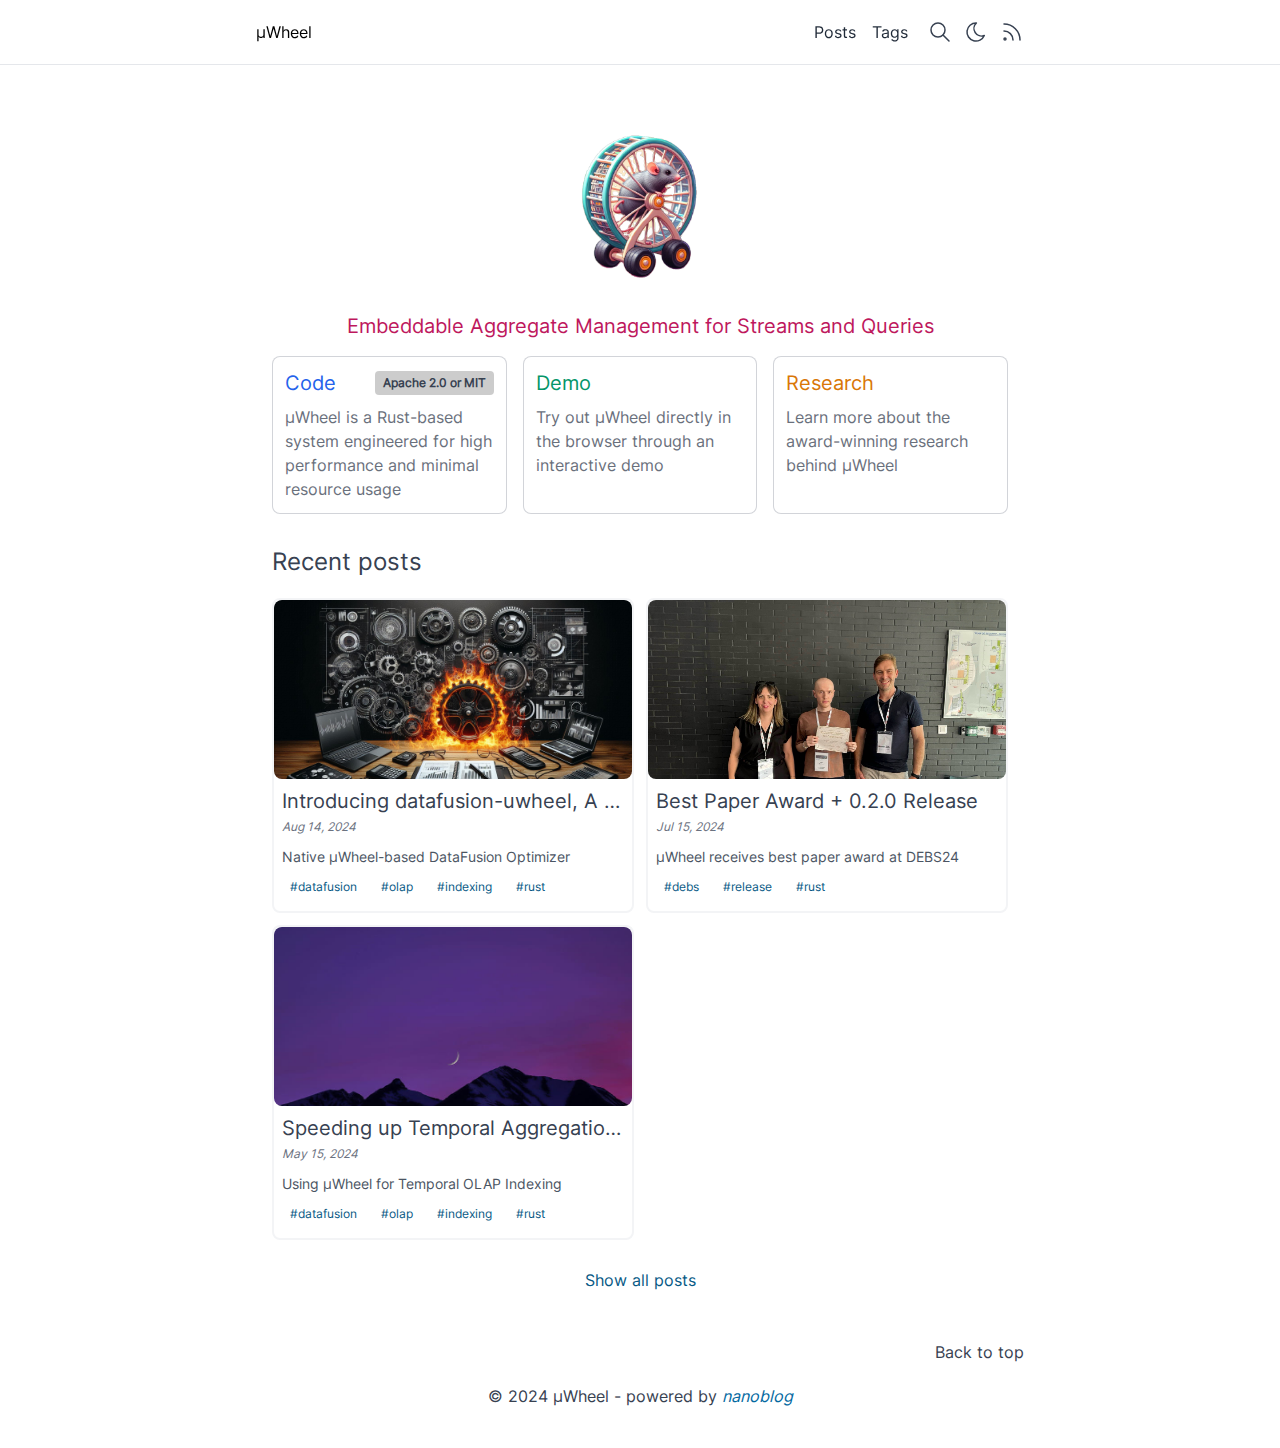
<file: index.html>
<!DOCTYPE html><html lang="en"> <head><meta charset="utf-8"><meta name="viewport" content="width=device-width"><meta name="generator" content="Astro v4.11.3"><link rel="icon" type="image/x-icon" href="/favicon.ico"><link rel="sitemap" href="/sitemap-index.xml"><!-- SEO --><title>µWheel</title><meta name="title"><meta name="description" content="µWheel - Embeddable Aggregate Management For Streams and Queries"><!-- OG --><meta property="og:title"><meta property="og:description"><meta property="og:url" content="https://uwheel.github.io/"><!-- Twitter --><meta property="twitter:card" content="summary_large_image"><meta property="twitter:url" content="https://uwheel.github.io/"><meta property="twitter:title"><meta property="twitter:description"><meta name="astro-view-transitions-enabled" content="true"><meta name="astro-view-transitions-fallback" content="animate"><link rel="stylesheet" href="/_astro/index.CpSEASYn.css">
<style>@font-face{font-family:Inter;font-style:normal;font-display:swap;font-weight:400;src:url(/_astro/inter-cyrillic-ext-400-normal.tyfMZHQw.woff2) format("woff2"),url(/_astro/inter-cyrillic-ext-400-normal.CzG7Kr3z.woff) format("woff");unicode-range:U+0460-052F,U+1C80-1C88,U+20B4,U+2DE0-2DFF,U+A640-A69F,U+FE2E-FE2F}@font-face{font-family:Inter;font-style:normal;font-display:swap;font-weight:400;src:url(/_astro/inter-cyrillic-400-normal.Df6ckaLK.woff2) format("woff2"),url(/_astro/inter-cyrillic-400-normal.JrS_4yms.woff) format("woff");unicode-range:U+0301,U+0400-045F,U+0490-0491,U+04B0-04B1,U+2116}@font-face{font-family:Inter;font-style:normal;font-display:swap;font-weight:400;src:url(/_astro/inter-greek-ext-400-normal.CIdlr5YK.woff2) format("woff2"),url(/_astro/inter-greek-ext-400-normal._Rr29XE2.woff) format("woff");unicode-range:U+1F00-1FFF}@font-face{font-family:Inter;font-style:normal;font-display:swap;font-weight:400;src:url(/_astro/inter-greek-400-normal.DQXyrmoy.woff2) format("woff2"),url(/_astro/inter-greek-400-normal.DvIPHDQ7.woff) format("woff");unicode-range:U+0370-0377,U+037A-037F,U+0384-038A,U+038C,U+038E-03A1,U+03A3-03FF}@font-face{font-family:Inter;font-style:normal;font-display:swap;font-weight:400;src:url(/_astro/inter-vietnamese-400-normal.Cnt0N5Vm.woff2) format("woff2"),url(/_astro/inter-vietnamese-400-normal.DIOGfGLL.woff) format("woff");unicode-range:U+0102-0103,U+0110-0111,U+0128-0129,U+0168-0169,U+01A0-01A1,U+01AF-01B0,U+0300-0301,U+0303-0304,U+0308-0309,U+0323,U+0329,U+1EA0-1EF9,U+20AB}@font-face{font-family:Inter;font-style:normal;font-display:swap;font-weight:400;src:url(/_astro/inter-latin-ext-400-normal.D3W-OpO-.woff2) format("woff2"),url(/_astro/inter-latin-ext-400-normal.8tIzm-yw.woff) format("woff");unicode-range:U+0100-02AF,U+0304,U+0308,U+0329,U+1E00-1E9F,U+1EF2-1EFF,U+2020,U+20A0-20AB,U+20AD-20C0,U+2113,U+2C60-2C7F,U+A720-A7FF}@font-face{font-family:Inter;font-style:normal;font-display:swap;font-weight:400;src:url(/_astro/inter-latin-400-normal.BT1H-PT_.woff2) format("woff2"),url(/_astro/inter-latin-400-normal.Cdi8t5Mu.woff) format("woff");unicode-range:U+0000-00FF,U+0131,U+0152-0153,U+02BB-02BC,U+02C6,U+02DA,U+02DC,U+0304,U+0308,U+0329,U+2000-206F,U+2074,U+20AC,U+2122,U+2191,U+2193,U+2212,U+2215,U+FEFF,U+FFFD}.astro-route-announcer{position:absolute;left:0;top:0;clip:rect(0 0 0 0);clip-path:inset(50%);overflow:hidden;white-space:nowrap;width:1px;height:1px}:not(.astro-code *){font-family:Inter,sans-serif}
</style><script type="module" src="/_astro/hoisted.y0zVRpc3.js"></script>
<script type="module" src="/_astro/page.D0Zdqonr.js"></script></head> <body class="text-gray-700 dark:text-gray-400 dark:bg-gray-950"> <header class="backdrop-blur w-full px-8 py-5 fixed z-10 border-b dark:border-gray-900 bg-white/80 dark:bg-gray-950/75"> <div class="flex items-center gap-5 mx-auto w-full max-w-3xl"> <a class="text-black dark:text-white font-medium transition-colors hover:brightness-80" href="/" class="text-lg"> <!-- SETUP: If you have a logo, replace this component with it --><span> µWheel </span> </a> <div class="flex-grow"></div> <div class="flex items-center gap-4"> <a href="/posts" class="text-gray-800 dark:text-gray-400 transition-colors hover:brightness-80"> Posts </a><a href="/tags" class="text-gray-800 dark:text-gray-400 transition-colors hover:brightness-80"> Tags </a> </div> <div class="flex items-center gap-3"> <a href="/search" aria-label="Search content" class="transition-all hover:brightness-80 hover:scale-105"> <svg xmlns="http://www.w3.org/2000/svg" class="icon icon-tabler icon-tabler-search" width="24" height="24" viewBox="0 0 24 24" stroke-width="1.5" stroke="currentColor" fill="none" stroke-linecap="round" stroke-linejoin="round"><path stroke="none" d="M0 0h24v24H0z" fill="none"></path><path d="M10 10m-7 0a7 7 0 1 0 14 0a7 7 0 1 0 -14 0"></path><path d="M21 21l-6 -6"></path></svg> </a> <button aria-label="Switch theme" class="theme-switch transition-all hover:brightness-80 hover:scale-105"> <svg xmlns="http://www.w3.org/2000/svg" width="24" height="24" viewBox="0 0 24 24" stroke-width="1.5" stroke="currentColor" fill="none" stroke-linecap="round" stroke-linejoin="round"><path stroke="none" d="M0 0h24v24H0z" fill="none"></path><path d="M12 3c.132 0 .263 0 .393 0a7.5 7.5 0 0 0 7.92 12.446a9 9 0 1 1 -8.313 -12.454z"></path></svg> </button> <script>
  const iconMoon = `<svg xmlns="http://www.w3.org/2000/svg" width="24" height="24" viewBox="0 0 24 24" stroke-width="1.5" stroke="currentColor" fill="none" stroke-linecap="round" stroke-linejoin="round"><path stroke="none" d="M0 0h24v24H0z" fill="none"/><path d="M12 3c.132 0 .263 0 .393 0a7.5 7.5 0 0 0 7.92 12.446a9 9 0 1 1 -8.313 -12.454z" /></svg>`;
  const iconSun = `<svg xmlns="http://www.w3.org/2000/svg" width="24" height="24" viewBox="0 0 24 24" stroke-width="1.5" stroke="currentColor" fill="none" stroke-linecap="round" stroke-linejoin="round"><path stroke="none" d="M0 0h24v24H0z" fill="none"/><path d="M12 12m-4 0a4 4 0 1 0 8 0a4 4 0 1 0 -8 0" /><path d="M3 12h1m8 -9v1m8 8h1m-9 8v1m-6.4 -15.4l.7 .7m12.1 -.7l-.7 .7m0 11.4l.7 .7m-12.1 -.7l-.7 .7" /></svg>`;

  function theme() {
    const local = localStorage.getItem("theme");
    if (local) {
      return local;
    }
    if (window.matchMedia("(prefers-color-scheme: dark)").matches) {
      return "dark";
    }
    return "light";
  }

  function registerStuff(document) {
    const root = document.documentElement;
    const themeSwitch = document.querySelector(".theme-switch");

    if (theme() === "light") {
      root.classList.remove("dark");
      themeSwitch.innerHTML = iconMoon;
    } else {
      root.classList.add("dark");
      themeSwitch.innerHTML = iconSun;
    }

    themeSwitch.addEventListener("click", () => {
      const isDark = root.classList.contains("dark");
      localStorage.setItem("theme", isDark ? "light" : "dark");
      console.log(isDark);

      if (isDark) {
        root.classList.remove("dark");
        themeSwitch.innerHTML = iconMoon;
      } else {
        root.classList.add("dark");
        themeSwitch.innerHTML = iconSun;
      }
    });
  }

  registerStuff(document);

  document.addEventListener("astro:after-swap", (ev) => {
    registerStuff(document);
  });
</script> <a target="_blank" href="/rss.xml" aria-label="Get RSS feed" class="transition-all hover:brightness-80 hover:scale-105"> <svg xmlns="http://www.w3.org/2000/svg" class="icon icon-tabler icon-tabler-rss" width="24" height="24" viewBox="0 0 24 24" stroke-width="1.5" stroke="currentColor" fill="none" stroke-linecap="round" stroke-linejoin="round">  <path stroke="none" d="M0 0h24v24H0z" fill="none"></path> <path d="M5 19m-1 0a1 1 0 1 0 2 0a1 1 0 1 0 -2 0"></path> <path d="M4 4a16 16 0 0 1 16 16"></path> <path d="M4 11a9 9 0 0 1 9 9"></path>  </svg> </a> </div> </div> </header> <main class="px-4 pt-30 mx-auto max-w-3xl">  <div class="flex flex-col gap-8"> <!-- SETUP: This component serves as the landing page's main content (hero section) --><!-- NOTE: this page has been based on fjall-rs.github.io and modified --><div style="margin-top: 10px; width: 100%; display: flex; justify-content: center"> <img style="border-radius: 16px; max-height: 150px" src="/media/logo.png"> </div> <section id="projects"> <h3 class="text-pink-700 dark:text-pink-300 text-xl font-medium text-center mb-4">
Embeddable Aggregate Management for Streams and Queries
</h3> <div class="md:grid-cols-3 grid grid-cols-2 gap-4 sm:grid-cols-3"> <a href="https://github.com/uwheel/uwheel" target="_blank" class="flex flex-col gap-2 rounded-lg border border-gray-500 border-opacity-30 bg-white bg-opacity-5 p-3 transition-all hover:border-blue-400 hover:bg-blue-400 hover:bg-opacity-5"> <div class="flex items-center justify-between gap-2"> <h3 class="text-blue-600 dark:text-blue-400 text-xl font-medium">Code</h3> <div class="rounded bg-black bg-opacity-20 px-2 py-1 text-xs font-semibold">
Apache 2.0 or MIT
</div> </div> <div class="opacity-75">
µWheel is a Rust-based system engineered for high performance and minimal resource usage
</div> </a> <a href="https://uwheel.rs/uwheel" target="_blank" class="flex flex-col gap-2 rounded-lg border border-gray-500 border-opacity-30 bg-white bg-opacity-5 p-3 transition-all hover:border-emerald-400 hover:bg-emerald-400 hover:bg-opacity-5"> <div class="flex items-center justify-between gap-2"> <h3 class="text-emerald-600 dark:text-emerald-400 text-xl font-medium">Demo</h3> </div> <div class="opacity-75">
Try out µWheel directly in the browser through an interactive demo
</div> </a> <a href="https://maxmeldrum.com/assets/files/uwheel_debs24.pdf" target="_blank" class="flex flex-col gap-2 rounded-lg border border-gray-500 border-opacity-30 bg-white bg-opacity-5 p-3 transition-all hover:border-amber-500 hover:bg-amber-500 hover:bg-opacity-5"> <div class="flex items-center justify-between gap-2"> <h3 class="text-amber-600 dark:text-amber-400 text-xl font-medium">Research</h3> </div> <div class="opacity-75">Learn more about the award-winning research behind µWheel</div> </a> </div> </section>  <div class="flex flex-col gap-5"> <h1 class="text-2xl dark:text-gray-200 font-medium">Recent posts</h1> <div class="grid sm:grid-cols-2 gap-3"><div class="flex flex-col border-2 border-gray-100 dark:border-transparent dark:bg-gray-900 rounded-lg truncate"><a href="/post/datafusion_uwheel" aria-label="Introducing datafusion-uwheel, A Native DataFusion Optimizer for Time-based Analytics"><div class="bg-sky-500/10 object-cover aspect-2 rounded-lg hover:brightness-80 transition-all bg-cover" style="background-image:url(/media/posts/wheel_fire.jpeg)"></div></a><div class="flex flex-col gap-1 p-2 truncate"><div class="flex truncate"><a href="/post/datafusion_uwheel" class="text-xl truncate dark:text-gray-200 transition-all hover:text-sky-500" aria-label="Introducing datafusion-uwheel, A Native DataFusion Optimizer for Time-based Analytics">Introducing datafusion-uwheel, A Native DataFusion Optimizer for Time-based Analytics</a></div><div class="text-xs italic text-gray-500 dark:text-gray-400">Aug 14, 2024</div><div class="mt-2 text-sm text-gray-600 dark:text-gray-300 truncate">Native µWheel-based DataFusion Optimizer</div><!--$--><ul class="mt-2 flex-wrap text-xs text-sky-800 dark:text-sky-300 flex items-center gap-2"><li class="mb-2 transition-all hover:translate-y-[-1px] hover:brightness-90"><a class="transition-all hover:dark:bg-sky-800/30 rounded p-2" href="/tag/datafusion">#<!--$-->datafusion<!--/--></a></li><li class="mb-2 transition-all hover:translate-y-[-1px] hover:brightness-90"><a class="transition-all hover:dark:bg-sky-800/30 rounded p-2" href="/tag/olap">#<!--$-->olap<!--/--></a></li><li class="mb-2 transition-all hover:translate-y-[-1px] hover:brightness-90"><a class="transition-all hover:dark:bg-sky-800/30 rounded p-2" href="/tag/indexing">#<!--$-->indexing<!--/--></a></li><li class="mb-2 transition-all hover:translate-y-[-1px] hover:brightness-90"><a class="transition-all hover:dark:bg-sky-800/30 rounded p-2" href="/tag/rust">#<!--$-->rust<!--/--></a></li></ul><!--/--></div></div><div class="flex flex-col border-2 border-gray-100 dark:border-transparent dark:bg-gray-900 rounded-lg truncate"><a href="/post/best-paper-award-020-release" aria-label="Best Paper Award + 0.2.0 Release"><div class="bg-sky-500/10 object-cover aspect-2 rounded-lg hover:brightness-80 transition-all bg-cover" style="background-image:url(/media/posts/debs_award.JPG)"></div></a><div class="flex flex-col gap-1 p-2 truncate"><div class="flex truncate"><a href="/post/best-paper-award-020-release" class="text-xl truncate dark:text-gray-200 transition-all hover:text-sky-500" aria-label="Best Paper Award + 0.2.0 Release">Best Paper Award + 0.2.0 Release</a></div><div class="text-xs italic text-gray-500 dark:text-gray-400">Jul 15, 2024</div><div class="mt-2 text-sm text-gray-600 dark:text-gray-300 truncate">µWheel receives best paper award at DEBS24</div><!--$--><ul class="mt-2 flex-wrap text-xs text-sky-800 dark:text-sky-300 flex items-center gap-2"><li class="mb-2 transition-all hover:translate-y-[-1px] hover:brightness-90"><a class="transition-all hover:dark:bg-sky-800/30 rounded p-2" href="/tag/debs">#<!--$-->debs<!--/--></a></li><li class="mb-2 transition-all hover:translate-y-[-1px] hover:brightness-90"><a class="transition-all hover:dark:bg-sky-800/30 rounded p-2" href="/tag/release">#<!--$-->release<!--/--></a></li><li class="mb-2 transition-all hover:translate-y-[-1px] hover:brightness-90"><a class="transition-all hover:dark:bg-sky-800/30 rounded p-2" href="/tag/rust">#<!--$-->rust<!--/--></a></li></ul><!--/--></div></div><div class="flex flex-col border-2 border-gray-100 dark:border-transparent dark:bg-gray-900 rounded-lg truncate"><a href="/post/datafusion" aria-label="Speeding up Temporal Aggregation in DataFusion by 60-60000x"><div class="bg-sky-500/10 object-cover aspect-2 rounded-lg hover:brightness-80 transition-all bg-cover" style="background-image:url(/media/posts/berg4.jpg)"></div></a><div class="flex flex-col gap-1 p-2 truncate"><div class="flex truncate"><a href="/post/datafusion" class="text-xl truncate dark:text-gray-200 transition-all hover:text-sky-500" aria-label="Speeding up Temporal Aggregation in DataFusion by 60-60000x">Speeding up Temporal Aggregation in DataFusion by 60-60000x</a></div><div class="text-xs italic text-gray-500 dark:text-gray-400">May 15, 2024</div><div class="mt-2 text-sm text-gray-600 dark:text-gray-300 truncate">Using µWheel for Temporal OLAP Indexing</div><!--$--><ul class="mt-2 flex-wrap text-xs text-sky-800 dark:text-sky-300 flex items-center gap-2"><li class="mb-2 transition-all hover:translate-y-[-1px] hover:brightness-90"><a class="transition-all hover:dark:bg-sky-800/30 rounded p-2" href="/tag/datafusion">#<!--$-->datafusion<!--/--></a></li><li class="mb-2 transition-all hover:translate-y-[-1px] hover:brightness-90"><a class="transition-all hover:dark:bg-sky-800/30 rounded p-2" href="/tag/olap">#<!--$-->olap<!--/--></a></li><li class="mb-2 transition-all hover:translate-y-[-1px] hover:brightness-90"><a class="transition-all hover:dark:bg-sky-800/30 rounded p-2" href="/tag/indexing">#<!--$-->indexing<!--/--></a></li><li class="mb-2 transition-all hover:translate-y-[-1px] hover:brightness-90"><a class="transition-all hover:dark:bg-sky-800/30 rounded p-2" href="/tag/rust">#<!--$-->rust<!--/--></a></li></ul><!--/--></div></div></div> <a class="text-center" href="/posts"> <button class="text-sky-800 hover:bg-sky-50 dark:text-sky-300 font-medium p-2 hover:dark:bg-sky-950/50 rounded-lg transition-all">
Show all posts
</button> </a> </div> </div>  </main> <footer class="flex flex-col gap-5 py-10 mx-auto max-w-3xl w-full"> <!-- TODO: move into a fixed FAB button, outside of footer --> <div class="text-right"> <button onclick="scrollToTop()">Back to top</button> </div> <div class="text-center">
&copy; 2024 µWheel 
- powered by <a class="text-sky-700 dark:text-sky-300 italic transition-all hover:brightness-80" href="https://github.com/marvin-j97/nanoblog" target="_blank">
nanoblog
</a>  </div> </footer> <script>
  function scrollToTop() {
    window.scrollTo({
      top: 0,
      left: 0,
      behavior: "smooth",
    });
  }
</script>  </body> </html>
</file>
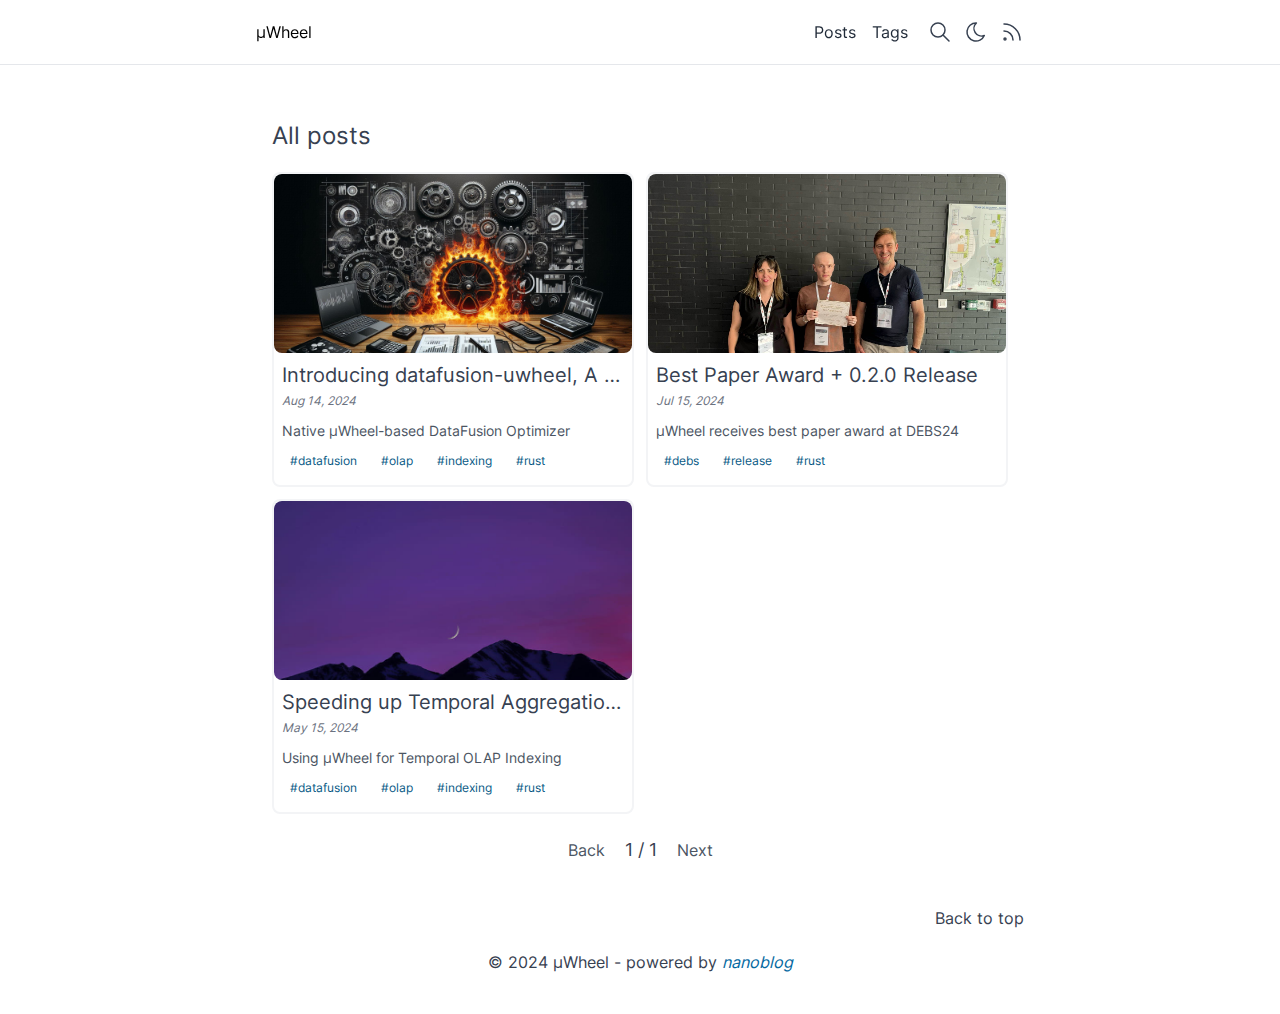
<file: posts/index.html>
<!DOCTYPE html><html lang="en"> <head><meta charset="utf-8"><meta name="viewport" content="width=device-width"><meta name="generator" content="Astro v4.11.3"><link rel="icon" type="image/x-icon" href="/favicon.ico"><link rel="sitemap" href="/sitemap-index.xml"><!-- SEO --><title>µWheel</title><meta name="title"><meta name="description" content="µWheel - Embeddable Aggregate Management For Streams and Queries"><!-- OG --><meta property="og:title"><meta property="og:description"><meta property="og:url" content="https://uwheel.github.io/posts/"><!-- Twitter --><meta property="twitter:card" content="summary_large_image"><meta property="twitter:url" content="https://uwheel.github.io/posts/"><meta property="twitter:title"><meta property="twitter:description"><meta name="astro-view-transitions-enabled" content="true"><meta name="astro-view-transitions-fallback" content="animate"><link rel="stylesheet" href="/_astro/index.CpSEASYn.css">
<style>@font-face{font-family:Inter;font-style:normal;font-display:swap;font-weight:400;src:url(/_astro/inter-cyrillic-ext-400-normal.tyfMZHQw.woff2) format("woff2"),url(/_astro/inter-cyrillic-ext-400-normal.CzG7Kr3z.woff) format("woff");unicode-range:U+0460-052F,U+1C80-1C88,U+20B4,U+2DE0-2DFF,U+A640-A69F,U+FE2E-FE2F}@font-face{font-family:Inter;font-style:normal;font-display:swap;font-weight:400;src:url(/_astro/inter-cyrillic-400-normal.Df6ckaLK.woff2) format("woff2"),url(/_astro/inter-cyrillic-400-normal.JrS_4yms.woff) format("woff");unicode-range:U+0301,U+0400-045F,U+0490-0491,U+04B0-04B1,U+2116}@font-face{font-family:Inter;font-style:normal;font-display:swap;font-weight:400;src:url(/_astro/inter-greek-ext-400-normal.CIdlr5YK.woff2) format("woff2"),url(/_astro/inter-greek-ext-400-normal._Rr29XE2.woff) format("woff");unicode-range:U+1F00-1FFF}@font-face{font-family:Inter;font-style:normal;font-display:swap;font-weight:400;src:url(/_astro/inter-greek-400-normal.DQXyrmoy.woff2) format("woff2"),url(/_astro/inter-greek-400-normal.DvIPHDQ7.woff) format("woff");unicode-range:U+0370-0377,U+037A-037F,U+0384-038A,U+038C,U+038E-03A1,U+03A3-03FF}@font-face{font-family:Inter;font-style:normal;font-display:swap;font-weight:400;src:url(/_astro/inter-vietnamese-400-normal.Cnt0N5Vm.woff2) format("woff2"),url(/_astro/inter-vietnamese-400-normal.DIOGfGLL.woff) format("woff");unicode-range:U+0102-0103,U+0110-0111,U+0128-0129,U+0168-0169,U+01A0-01A1,U+01AF-01B0,U+0300-0301,U+0303-0304,U+0308-0309,U+0323,U+0329,U+1EA0-1EF9,U+20AB}@font-face{font-family:Inter;font-style:normal;font-display:swap;font-weight:400;src:url(/_astro/inter-latin-ext-400-normal.D3W-OpO-.woff2) format("woff2"),url(/_astro/inter-latin-ext-400-normal.8tIzm-yw.woff) format("woff");unicode-range:U+0100-02AF,U+0304,U+0308,U+0329,U+1E00-1E9F,U+1EF2-1EFF,U+2020,U+20A0-20AB,U+20AD-20C0,U+2113,U+2C60-2C7F,U+A720-A7FF}@font-face{font-family:Inter;font-style:normal;font-display:swap;font-weight:400;src:url(/_astro/inter-latin-400-normal.BT1H-PT_.woff2) format("woff2"),url(/_astro/inter-latin-400-normal.Cdi8t5Mu.woff) format("woff");unicode-range:U+0000-00FF,U+0131,U+0152-0153,U+02BB-02BC,U+02C6,U+02DA,U+02DC,U+0304,U+0308,U+0329,U+2000-206F,U+2074,U+20AC,U+2122,U+2191,U+2193,U+2212,U+2215,U+FEFF,U+FFFD}.astro-route-announcer{position:absolute;left:0;top:0;clip:rect(0 0 0 0);clip-path:inset(50%);overflow:hidden;white-space:nowrap;width:1px;height:1px}:not(.astro-code *){font-family:Inter,sans-serif}
</style><script type="module" src="/_astro/hoisted.y0zVRpc3.js"></script>
<script type="module" src="/_astro/page.D0Zdqonr.js"></script></head> <body class="text-gray-700 dark:text-gray-400 dark:bg-gray-950"> <header class="backdrop-blur w-full px-8 py-5 fixed z-10 border-b dark:border-gray-900 bg-white/80 dark:bg-gray-950/75"> <div class="flex items-center gap-5 mx-auto w-full max-w-3xl"> <a class="text-black dark:text-white font-medium transition-colors hover:brightness-80" href="/" class="text-lg"> <!-- SETUP: If you have a logo, replace this component with it --><span> µWheel </span> </a> <div class="flex-grow"></div> <div class="flex items-center gap-4"> <a href="/posts" class="text-gray-800 dark:text-gray-400 transition-colors hover:brightness-80"> Posts </a><a href="/tags" class="text-gray-800 dark:text-gray-400 transition-colors hover:brightness-80"> Tags </a> </div> <div class="flex items-center gap-3"> <a href="/search" aria-label="Search content" class="transition-all hover:brightness-80 hover:scale-105"> <svg xmlns="http://www.w3.org/2000/svg" class="icon icon-tabler icon-tabler-search" width="24" height="24" viewBox="0 0 24 24" stroke-width="1.5" stroke="currentColor" fill="none" stroke-linecap="round" stroke-linejoin="round"><path stroke="none" d="M0 0h24v24H0z" fill="none"></path><path d="M10 10m-7 0a7 7 0 1 0 14 0a7 7 0 1 0 -14 0"></path><path d="M21 21l-6 -6"></path></svg> </a> <button aria-label="Switch theme" class="theme-switch transition-all hover:brightness-80 hover:scale-105"> <svg xmlns="http://www.w3.org/2000/svg" width="24" height="24" viewBox="0 0 24 24" stroke-width="1.5" stroke="currentColor" fill="none" stroke-linecap="round" stroke-linejoin="round"><path stroke="none" d="M0 0h24v24H0z" fill="none"></path><path d="M12 3c.132 0 .263 0 .393 0a7.5 7.5 0 0 0 7.92 12.446a9 9 0 1 1 -8.313 -12.454z"></path></svg> </button> <script>
  const iconMoon = `<svg xmlns="http://www.w3.org/2000/svg" width="24" height="24" viewBox="0 0 24 24" stroke-width="1.5" stroke="currentColor" fill="none" stroke-linecap="round" stroke-linejoin="round"><path stroke="none" d="M0 0h24v24H0z" fill="none"/><path d="M12 3c.132 0 .263 0 .393 0a7.5 7.5 0 0 0 7.92 12.446a9 9 0 1 1 -8.313 -12.454z" /></svg>`;
  const iconSun = `<svg xmlns="http://www.w3.org/2000/svg" width="24" height="24" viewBox="0 0 24 24" stroke-width="1.5" stroke="currentColor" fill="none" stroke-linecap="round" stroke-linejoin="round"><path stroke="none" d="M0 0h24v24H0z" fill="none"/><path d="M12 12m-4 0a4 4 0 1 0 8 0a4 4 0 1 0 -8 0" /><path d="M3 12h1m8 -9v1m8 8h1m-9 8v1m-6.4 -15.4l.7 .7m12.1 -.7l-.7 .7m0 11.4l.7 .7m-12.1 -.7l-.7 .7" /></svg>`;

  function theme() {
    const local = localStorage.getItem("theme");
    if (local) {
      return local;
    }
    if (window.matchMedia("(prefers-color-scheme: dark)").matches) {
      return "dark";
    }
    return "light";
  }

  function registerStuff(document) {
    const root = document.documentElement;
    const themeSwitch = document.querySelector(".theme-switch");

    if (theme() === "light") {
      root.classList.remove("dark");
      themeSwitch.innerHTML = iconMoon;
    } else {
      root.classList.add("dark");
      themeSwitch.innerHTML = iconSun;
    }

    themeSwitch.addEventListener("click", () => {
      const isDark = root.classList.contains("dark");
      localStorage.setItem("theme", isDark ? "light" : "dark");
      console.log(isDark);

      if (isDark) {
        root.classList.remove("dark");
        themeSwitch.innerHTML = iconMoon;
      } else {
        root.classList.add("dark");
        themeSwitch.innerHTML = iconSun;
      }
    });
  }

  registerStuff(document);

  document.addEventListener("astro:after-swap", (ev) => {
    registerStuff(document);
  });
</script> <a target="_blank" href="/rss.xml" aria-label="Get RSS feed" class="transition-all hover:brightness-80 hover:scale-105"> <svg xmlns="http://www.w3.org/2000/svg" class="icon icon-tabler icon-tabler-rss" width="24" height="24" viewBox="0 0 24 24" stroke-width="1.5" stroke="currentColor" fill="none" stroke-linecap="round" stroke-linejoin="round">  <path stroke="none" d="M0 0h24v24H0z" fill="none"></path> <path d="M5 19m-1 0a1 1 0 1 0 2 0a1 1 0 1 0 -2 0"></path> <path d="M4 4a16 16 0 0 1 16 16"></path> <path d="M4 11a9 9 0 0 1 9 9"></path>  </svg> </a> </div> </div> </header> <main class="px-4 pt-30 mx-auto max-w-3xl">  <div class="flex flex-col gap-5"> <h1 class="text-2xl dark:text-gray-200 font-medium">All posts</h1> <div class="grid sm:grid-cols-2 gap-3"><div class="flex flex-col border-2 border-gray-100 dark:border-transparent dark:bg-gray-900 rounded-lg truncate"><a href="/post/datafusion_uwheel" aria-label="Introducing datafusion-uwheel, A Native DataFusion Optimizer for Time-based Analytics"><div class="bg-sky-500/10 object-cover aspect-2 rounded-lg hover:brightness-80 transition-all bg-cover" style="background-image:url(/media/posts/wheel_fire.jpeg)"></div></a><div class="flex flex-col gap-1 p-2 truncate"><div class="flex truncate"><a href="/post/datafusion_uwheel" class="text-xl truncate dark:text-gray-200 transition-all hover:text-sky-500" aria-label="Introducing datafusion-uwheel, A Native DataFusion Optimizer for Time-based Analytics">Introducing datafusion-uwheel, A Native DataFusion Optimizer for Time-based Analytics</a></div><div class="text-xs italic text-gray-500 dark:text-gray-400">Aug 14, 2024</div><div class="mt-2 text-sm text-gray-600 dark:text-gray-300 truncate">Native µWheel-based DataFusion Optimizer</div><!--$--><ul class="mt-2 flex-wrap text-xs text-sky-800 dark:text-sky-300 flex items-center gap-2"><li class="mb-2 transition-all hover:translate-y-[-1px] hover:brightness-90"><a class="transition-all hover:dark:bg-sky-800/30 rounded p-2" href="/tag/datafusion">#<!--$-->datafusion<!--/--></a></li><li class="mb-2 transition-all hover:translate-y-[-1px] hover:brightness-90"><a class="transition-all hover:dark:bg-sky-800/30 rounded p-2" href="/tag/olap">#<!--$-->olap<!--/--></a></li><li class="mb-2 transition-all hover:translate-y-[-1px] hover:brightness-90"><a class="transition-all hover:dark:bg-sky-800/30 rounded p-2" href="/tag/indexing">#<!--$-->indexing<!--/--></a></li><li class="mb-2 transition-all hover:translate-y-[-1px] hover:brightness-90"><a class="transition-all hover:dark:bg-sky-800/30 rounded p-2" href="/tag/rust">#<!--$-->rust<!--/--></a></li></ul><!--/--></div></div><div class="flex flex-col border-2 border-gray-100 dark:border-transparent dark:bg-gray-900 rounded-lg truncate"><a href="/post/best-paper-award-020-release" aria-label="Best Paper Award + 0.2.0 Release"><div class="bg-sky-500/10 object-cover aspect-2 rounded-lg hover:brightness-80 transition-all bg-cover" style="background-image:url(/media/posts/debs_award.JPG)"></div></a><div class="flex flex-col gap-1 p-2 truncate"><div class="flex truncate"><a href="/post/best-paper-award-020-release" class="text-xl truncate dark:text-gray-200 transition-all hover:text-sky-500" aria-label="Best Paper Award + 0.2.0 Release">Best Paper Award + 0.2.0 Release</a></div><div class="text-xs italic text-gray-500 dark:text-gray-400">Jul 15, 2024</div><div class="mt-2 text-sm text-gray-600 dark:text-gray-300 truncate">µWheel receives best paper award at DEBS24</div><!--$--><ul class="mt-2 flex-wrap text-xs text-sky-800 dark:text-sky-300 flex items-center gap-2"><li class="mb-2 transition-all hover:translate-y-[-1px] hover:brightness-90"><a class="transition-all hover:dark:bg-sky-800/30 rounded p-2" href="/tag/debs">#<!--$-->debs<!--/--></a></li><li class="mb-2 transition-all hover:translate-y-[-1px] hover:brightness-90"><a class="transition-all hover:dark:bg-sky-800/30 rounded p-2" href="/tag/release">#<!--$-->release<!--/--></a></li><li class="mb-2 transition-all hover:translate-y-[-1px] hover:brightness-90"><a class="transition-all hover:dark:bg-sky-800/30 rounded p-2" href="/tag/rust">#<!--$-->rust<!--/--></a></li></ul><!--/--></div></div><div class="flex flex-col border-2 border-gray-100 dark:border-transparent dark:bg-gray-900 rounded-lg truncate"><a href="/post/datafusion" aria-label="Speeding up Temporal Aggregation in DataFusion by 60-60000x"><div class="bg-sky-500/10 object-cover aspect-2 rounded-lg hover:brightness-80 transition-all bg-cover" style="background-image:url(/media/posts/berg4.jpg)"></div></a><div class="flex flex-col gap-1 p-2 truncate"><div class="flex truncate"><a href="/post/datafusion" class="text-xl truncate dark:text-gray-200 transition-all hover:text-sky-500" aria-label="Speeding up Temporal Aggregation in DataFusion by 60-60000x">Speeding up Temporal Aggregation in DataFusion by 60-60000x</a></div><div class="text-xs italic text-gray-500 dark:text-gray-400">May 15, 2024</div><div class="mt-2 text-sm text-gray-600 dark:text-gray-300 truncate">Using µWheel for Temporal OLAP Indexing</div><!--$--><ul class="mt-2 flex-wrap text-xs text-sky-800 dark:text-sky-300 flex items-center gap-2"><li class="mb-2 transition-all hover:translate-y-[-1px] hover:brightness-90"><a class="transition-all hover:dark:bg-sky-800/30 rounded p-2" href="/tag/datafusion">#<!--$-->datafusion<!--/--></a></li><li class="mb-2 transition-all hover:translate-y-[-1px] hover:brightness-90"><a class="transition-all hover:dark:bg-sky-800/30 rounded p-2" href="/tag/olap">#<!--$-->olap<!--/--></a></li><li class="mb-2 transition-all hover:translate-y-[-1px] hover:brightness-90"><a class="transition-all hover:dark:bg-sky-800/30 rounded p-2" href="/tag/indexing">#<!--$-->indexing<!--/--></a></li><li class="mb-2 transition-all hover:translate-y-[-1px] hover:brightness-90"><a class="transition-all hover:dark:bg-sky-800/30 rounded p-2" href="/tag/rust">#<!--$-->rust<!--/--></a></li></ul><!--/--></div></div></div> <div class="flex justify-center items-center gap-3"> <a> <button disabled class="disabled:cursor-not-allowed disabled:text-gray-600 enabled:text-sky-800 enabled:hover:bg-sky-50 enabled:dark:text-sky-300 font-medium px-2 py-1 enabled:hover:dark:bg-sky-950/50 rounded-lg transition-all">
Back
</button> </a> <div class="text-lg font-medium text-center"> 1 / 1 </div> <a> <button disabled class="disabled:cursor-not-allowed disabled:text-gray-600 enabled:text-sky-800 enabled:hover:bg-sky-50 enabled:dark:text-sky-300 font-medium px-2 py-1 enabled:hover:dark:bg-sky-950/50 rounded-lg transition-all">
Next
</button> </a> </div> </div>  </main> <footer class="flex flex-col gap-5 py-10 mx-auto max-w-3xl w-full"> <!-- TODO: move into a fixed FAB button, outside of footer --> <div class="text-right"> <button onclick="scrollToTop()">Back to top</button> </div> <div class="text-center">
&copy; 2024 µWheel 
- powered by <a class="text-sky-700 dark:text-sky-300 italic transition-all hover:brightness-80" href="https://github.com/marvin-j97/nanoblog" target="_blank">
nanoblog
</a>  </div> </footer> <script>
  function scrollToTop() {
    window.scrollTo({
      top: 0,
      left: 0,
      behavior: "smooth",
    });
  }
</script>  </body> </html>
</file>
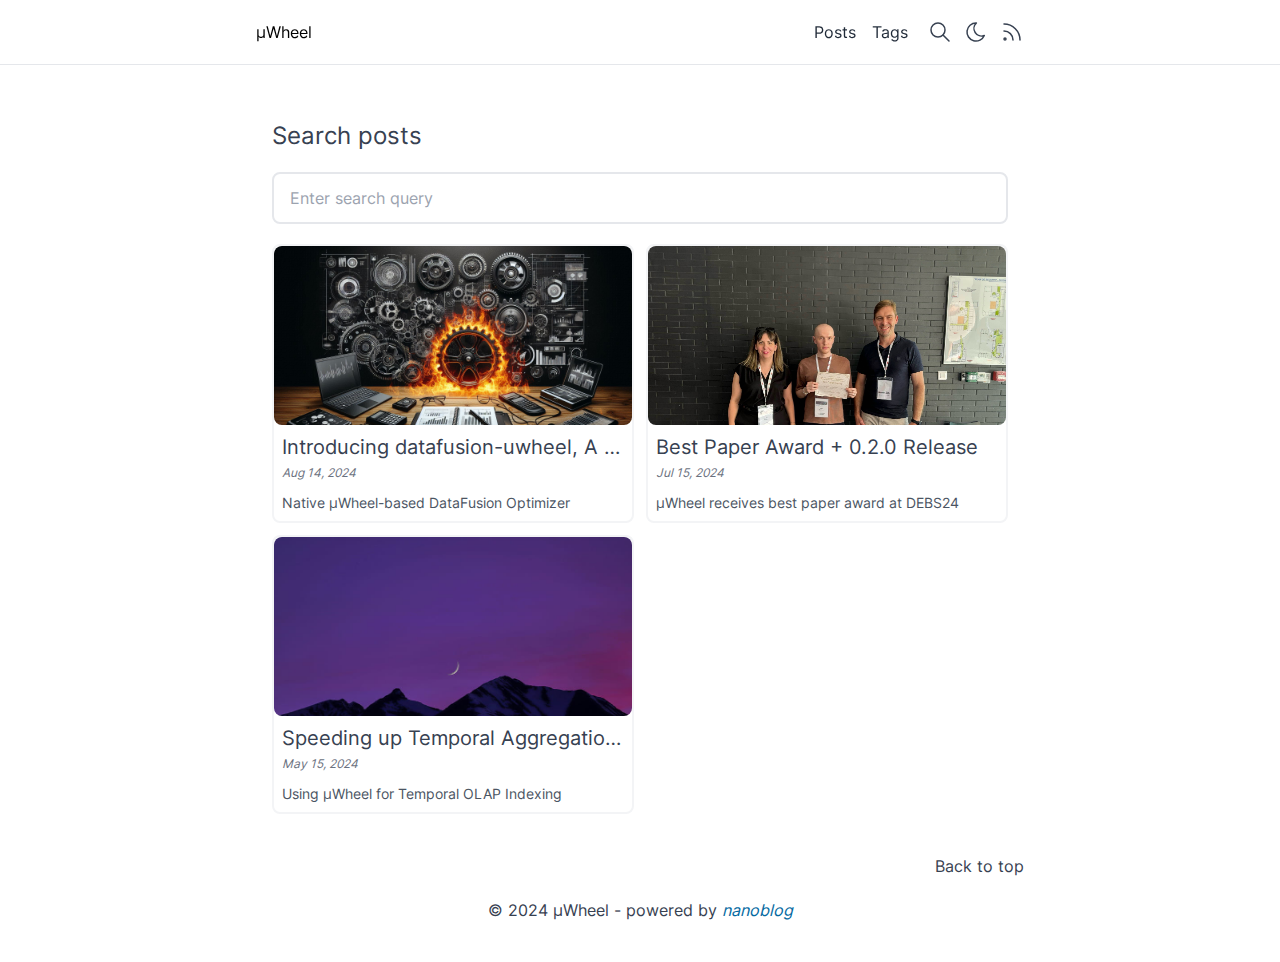
<file: search/index.html>
<!DOCTYPE html><html lang="en"> <head><meta charset="utf-8"><meta name="viewport" content="width=device-width"><meta name="generator" content="Astro v4.11.3"><link rel="icon" type="image/x-icon" href="/favicon.ico"><link rel="sitemap" href="/sitemap-index.xml"><!-- SEO --><title>µWheel</title><meta name="title"><meta name="description" content="µWheel - Embeddable Aggregate Management For Streams and Queries"><!-- OG --><meta property="og:title"><meta property="og:description"><meta property="og:url" content="https://uwheel.github.io/search/"><!-- Twitter --><meta property="twitter:card" content="summary_large_image"><meta property="twitter:url" content="https://uwheel.github.io/search/"><meta property="twitter:title"><meta property="twitter:description"><meta name="astro-view-transitions-enabled" content="true"><meta name="astro-view-transitions-fallback" content="animate"><link rel="stylesheet" href="/_astro/index.CpSEASYn.css">
<style>@font-face{font-family:Inter;font-style:normal;font-display:swap;font-weight:400;src:url(/_astro/inter-cyrillic-ext-400-normal.tyfMZHQw.woff2) format("woff2"),url(/_astro/inter-cyrillic-ext-400-normal.CzG7Kr3z.woff) format("woff");unicode-range:U+0460-052F,U+1C80-1C88,U+20B4,U+2DE0-2DFF,U+A640-A69F,U+FE2E-FE2F}@font-face{font-family:Inter;font-style:normal;font-display:swap;font-weight:400;src:url(/_astro/inter-cyrillic-400-normal.Df6ckaLK.woff2) format("woff2"),url(/_astro/inter-cyrillic-400-normal.JrS_4yms.woff) format("woff");unicode-range:U+0301,U+0400-045F,U+0490-0491,U+04B0-04B1,U+2116}@font-face{font-family:Inter;font-style:normal;font-display:swap;font-weight:400;src:url(/_astro/inter-greek-ext-400-normal.CIdlr5YK.woff2) format("woff2"),url(/_astro/inter-greek-ext-400-normal._Rr29XE2.woff) format("woff");unicode-range:U+1F00-1FFF}@font-face{font-family:Inter;font-style:normal;font-display:swap;font-weight:400;src:url(/_astro/inter-greek-400-normal.DQXyrmoy.woff2) format("woff2"),url(/_astro/inter-greek-400-normal.DvIPHDQ7.woff) format("woff");unicode-range:U+0370-0377,U+037A-037F,U+0384-038A,U+038C,U+038E-03A1,U+03A3-03FF}@font-face{font-family:Inter;font-style:normal;font-display:swap;font-weight:400;src:url(/_astro/inter-vietnamese-400-normal.Cnt0N5Vm.woff2) format("woff2"),url(/_astro/inter-vietnamese-400-normal.DIOGfGLL.woff) format("woff");unicode-range:U+0102-0103,U+0110-0111,U+0128-0129,U+0168-0169,U+01A0-01A1,U+01AF-01B0,U+0300-0301,U+0303-0304,U+0308-0309,U+0323,U+0329,U+1EA0-1EF9,U+20AB}@font-face{font-family:Inter;font-style:normal;font-display:swap;font-weight:400;src:url(/_astro/inter-latin-ext-400-normal.D3W-OpO-.woff2) format("woff2"),url(/_astro/inter-latin-ext-400-normal.8tIzm-yw.woff) format("woff");unicode-range:U+0100-02AF,U+0304,U+0308,U+0329,U+1E00-1E9F,U+1EF2-1EFF,U+2020,U+20A0-20AB,U+20AD-20C0,U+2113,U+2C60-2C7F,U+A720-A7FF}@font-face{font-family:Inter;font-style:normal;font-display:swap;font-weight:400;src:url(/_astro/inter-latin-400-normal.BT1H-PT_.woff2) format("woff2"),url(/_astro/inter-latin-400-normal.Cdi8t5Mu.woff) format("woff");unicode-range:U+0000-00FF,U+0131,U+0152-0153,U+02BB-02BC,U+02C6,U+02DA,U+02DC,U+0304,U+0308,U+0329,U+2000-206F,U+2074,U+20AC,U+2122,U+2191,U+2193,U+2212,U+2215,U+FEFF,U+FFFD}.astro-route-announcer{position:absolute;left:0;top:0;clip:rect(0 0 0 0);clip-path:inset(50%);overflow:hidden;white-space:nowrap;width:1px;height:1px}:not(.astro-code *){font-family:Inter,sans-serif}
</style><script type="module" src="/_astro/hoisted.y0zVRpc3.js"></script>
<script type="module" src="/_astro/page.D0Zdqonr.js"></script></head> <body class="text-gray-700 dark:text-gray-400 dark:bg-gray-950"> <header class="backdrop-blur w-full px-8 py-5 fixed z-10 border-b dark:border-gray-900 bg-white/80 dark:bg-gray-950/75"> <div class="flex items-center gap-5 mx-auto w-full max-w-3xl"> <a class="text-black dark:text-white font-medium transition-colors hover:brightness-80" href="/" class="text-lg"> <!-- SETUP: If you have a logo, replace this component with it --><span> µWheel </span> </a> <div class="flex-grow"></div> <div class="flex items-center gap-4"> <a href="/posts" class="text-gray-800 dark:text-gray-400 transition-colors hover:brightness-80"> Posts </a><a href="/tags" class="text-gray-800 dark:text-gray-400 transition-colors hover:brightness-80"> Tags </a> </div> <div class="flex items-center gap-3"> <a href="/search" aria-label="Search content" class="transition-all hover:brightness-80 hover:scale-105"> <svg xmlns="http://www.w3.org/2000/svg" class="icon icon-tabler icon-tabler-search" width="24" height="24" viewBox="0 0 24 24" stroke-width="1.5" stroke="currentColor" fill="none" stroke-linecap="round" stroke-linejoin="round"><path stroke="none" d="M0 0h24v24H0z" fill="none"></path><path d="M10 10m-7 0a7 7 0 1 0 14 0a7 7 0 1 0 -14 0"></path><path d="M21 21l-6 -6"></path></svg> </a> <button aria-label="Switch theme" class="theme-switch transition-all hover:brightness-80 hover:scale-105"> <svg xmlns="http://www.w3.org/2000/svg" width="24" height="24" viewBox="0 0 24 24" stroke-width="1.5" stroke="currentColor" fill="none" stroke-linecap="round" stroke-linejoin="round"><path stroke="none" d="M0 0h24v24H0z" fill="none"></path><path d="M12 3c.132 0 .263 0 .393 0a7.5 7.5 0 0 0 7.92 12.446a9 9 0 1 1 -8.313 -12.454z"></path></svg> </button> <script>
  const iconMoon = `<svg xmlns="http://www.w3.org/2000/svg" width="24" height="24" viewBox="0 0 24 24" stroke-width="1.5" stroke="currentColor" fill="none" stroke-linecap="round" stroke-linejoin="round"><path stroke="none" d="M0 0h24v24H0z" fill="none"/><path d="M12 3c.132 0 .263 0 .393 0a7.5 7.5 0 0 0 7.92 12.446a9 9 0 1 1 -8.313 -12.454z" /></svg>`;
  const iconSun = `<svg xmlns="http://www.w3.org/2000/svg" width="24" height="24" viewBox="0 0 24 24" stroke-width="1.5" stroke="currentColor" fill="none" stroke-linecap="round" stroke-linejoin="round"><path stroke="none" d="M0 0h24v24H0z" fill="none"/><path d="M12 12m-4 0a4 4 0 1 0 8 0a4 4 0 1 0 -8 0" /><path d="M3 12h1m8 -9v1m8 8h1m-9 8v1m-6.4 -15.4l.7 .7m12.1 -.7l-.7 .7m0 11.4l.7 .7m-12.1 -.7l-.7 .7" /></svg>`;

  function theme() {
    const local = localStorage.getItem("theme");
    if (local) {
      return local;
    }
    if (window.matchMedia("(prefers-color-scheme: dark)").matches) {
      return "dark";
    }
    return "light";
  }

  function registerStuff(document) {
    const root = document.documentElement;
    const themeSwitch = document.querySelector(".theme-switch");

    if (theme() === "light") {
      root.classList.remove("dark");
      themeSwitch.innerHTML = iconMoon;
    } else {
      root.classList.add("dark");
      themeSwitch.innerHTML = iconSun;
    }

    themeSwitch.addEventListener("click", () => {
      const isDark = root.classList.contains("dark");
      localStorage.setItem("theme", isDark ? "light" : "dark");
      console.log(isDark);

      if (isDark) {
        root.classList.remove("dark");
        themeSwitch.innerHTML = iconMoon;
      } else {
        root.classList.add("dark");
        themeSwitch.innerHTML = iconSun;
      }
    });
  }

  registerStuff(document);

  document.addEventListener("astro:after-swap", (ev) => {
    registerStuff(document);
  });
</script> <a target="_blank" href="/rss.xml" aria-label="Get RSS feed" class="transition-all hover:brightness-80 hover:scale-105"> <svg xmlns="http://www.w3.org/2000/svg" class="icon icon-tabler icon-tabler-rss" width="24" height="24" viewBox="0 0 24 24" stroke-width="1.5" stroke="currentColor" fill="none" stroke-linecap="round" stroke-linejoin="round">  <path stroke="none" d="M0 0h24v24H0z" fill="none"></path> <path d="M5 19m-1 0a1 1 0 1 0 2 0a1 1 0 1 0 -2 0"></path> <path d="M4 4a16 16 0 0 1 16 16"></path> <path d="M4 11a9 9 0 0 1 9 9"></path>  </svg> </a> </div> </div> </header> <main class="px-4 pt-30 mx-auto max-w-3xl">  <div class="flex flex-col gap-5"> <h1 class="text-2xl dark:text-gray-200 font-medium">Search posts</h1> <style>astro-island,astro-slot,astro-static-slot{display:contents}</style><script>(()=>{var e=async t=>{await(await t())()};(self.Astro||(self.Astro={})).load=e;window.dispatchEvent(new Event("astro:load"));})();;(()=>{var A=Object.defineProperty;var g=(i,o,a)=>o in i?A(i,o,{enumerable:!0,configurable:!0,writable:!0,value:a}):i[o]=a;var d=(i,o,a)=>g(i,typeof o!="symbol"?o+"":o,a);{let i={0:t=>m(t),1:t=>a(t),2:t=>new RegExp(t),3:t=>new Date(t),4:t=>new Map(a(t)),5:t=>new Set(a(t)),6:t=>BigInt(t),7:t=>new URL(t),8:t=>new Uint8Array(t),9:t=>new Uint16Array(t),10:t=>new Uint32Array(t)},o=t=>{let[l,e]=t;return l in i?i[l](e):void 0},a=t=>t.map(o),m=t=>typeof t!="object"||t===null?t:Object.fromEntries(Object.entries(t).map(([l,e])=>[l,o(e)]));class y extends HTMLElement{constructor(){super(...arguments);d(this,"Component");d(this,"hydrator");d(this,"hydrate",async()=>{var b;if(!this.hydrator||!this.isConnected)return;let e=(b=this.parentElement)==null?void 0:b.closest("astro-island[ssr]");if(e){e.addEventListener("astro:hydrate",this.hydrate,{once:!0});return}let c=this.querySelectorAll("astro-slot"),n={},h=this.querySelectorAll("template[data-astro-template]");for(let r of h){let s=r.closest(this.tagName);s!=null&&s.isSameNode(this)&&(n[r.getAttribute("data-astro-template")||"default"]=r.innerHTML,r.remove())}for(let r of c){let s=r.closest(this.tagName);s!=null&&s.isSameNode(this)&&(n[r.getAttribute("name")||"default"]=r.innerHTML)}let p;try{p=this.hasAttribute("props")?m(JSON.parse(this.getAttribute("props"))):{}}catch(r){let s=this.getAttribute("component-url")||"<unknown>",v=this.getAttribute("component-export");throw v&&(s+=` (export ${v})`),console.error(`[hydrate] Error parsing props for component ${s}`,this.getAttribute("props"),r),r}let u;await this.hydrator(this)(this.Component,p,n,{client:this.getAttribute("client")}),this.removeAttribute("ssr"),this.dispatchEvent(new CustomEvent("astro:hydrate"))});d(this,"unmount",()=>{this.isConnected||this.dispatchEvent(new CustomEvent("astro:unmount"))})}disconnectedCallback(){document.removeEventListener("astro:after-swap",this.unmount),document.addEventListener("astro:after-swap",this.unmount,{once:!0})}connectedCallback(){if(!this.hasAttribute("await-children")||document.readyState==="interactive"||document.readyState==="complete")this.childrenConnectedCallback();else{let e=()=>{document.removeEventListener("DOMContentLoaded",e),c.disconnect(),this.childrenConnectedCallback()},c=new MutationObserver(()=>{var n;((n=this.lastChild)==null?void 0:n.nodeType)===Node.COMMENT_NODE&&this.lastChild.nodeValue==="astro:end"&&(this.lastChild.remove(),e())});c.observe(this,{childList:!0}),document.addEventListener("DOMContentLoaded",e)}}async childrenConnectedCallback(){let e=this.getAttribute("before-hydration-url");e&&await import(e),this.start()}async start(){let e=JSON.parse(this.getAttribute("opts")),c=this.getAttribute("client");if(Astro[c]===void 0){window.addEventListener(`astro:${c}`,()=>this.start(),{once:!0});return}try{await Astro[c](async()=>{let n=this.getAttribute("renderer-url"),[h,{default:p}]=await Promise.all([import(this.getAttribute("component-url")),n?import(n):()=>()=>{}]),u=this.getAttribute("component-export")||"default";if(!u.includes("."))this.Component=h[u];else{this.Component=h;for(let f of u.split("."))this.Component=this.Component[f]}return this.hydrator=p,this.hydrate},e,this)}catch(n){console.error(`[astro-island] Error hydrating ${this.getAttribute("component-url")}`,n)}}attributeChangedCallback(){this.hydrate()}}d(y,"observedAttributes",["props"]),customElements.get("astro-island")||customElements.define("astro-island",y)}})();</script><script>window._$HY||(e=>{let t=e=>e&&e.hasAttribute&&(e.hasAttribute("data-hk")?e:t(e.host&&e.host.nodeType?e.host:e.parentNode));["click", "input"].forEach((o=>document.addEventListener(o,(o=>{let a=o.composedPath&&o.composedPath()[0]||o.target,s=t(a);s&&!e.completed.has(s)&&e.events.push([s,o])}))))})(_$HY={events:[],completed:new WeakSet,r:{},fe(){}});</script><!--xs--><astro-island uid="1baoYS" data-solid-render-id="s0" component-url="/_astro/Search.C_Z5-p-s.js" component-export="default" renderer-url="/_astro/client.CDFvvnDd.js" props="{&quot;items&quot;:[1,[[0,{&quot;title&quot;:[0,&quot;Introducing datafusion-uwheel, A Native DataFusion Optimizer for Time-based Analytics&quot;],&quot;description&quot;:[0,&quot;Native µWheel-based DataFusion Optimizer&quot;],&quot;slug&quot;:[0,&quot;datafusion_uwheel&quot;],&quot;image&quot;:[0,&quot;/media/posts/wheel_fire.jpeg&quot;],&quot;date&quot;:[3,&quot;2024-08-14T21:31:26.761Z&quot;],&quot;body&quot;:[0,{&quot;Content&quot;:[0,null],&quot;headings&quot;:[1,[[0,{&quot;depth&quot;:[0,3],&quot;slug&quot;:[0,&quot;query-capabilities&quot;],&quot;text&quot;:[0,&quot;Query Capabilities&quot;]}],[0,{&quot;depth&quot;:[0,4],&quot;slug&quot;:[0,&quot;aggregation&quot;],&quot;text&quot;:[0,&quot;Aggregation&quot;]}],[0,{&quot;depth&quot;:[0,4],&quot;slug&quot;:[0,&quot;pruning&quot;],&quot;text&quot;:[0,&quot;Pruning&quot;]}],[0,{&quot;depth&quot;:[0,3],&quot;slug&quot;:[0,&quot;how-it-works&quot;],&quot;text&quot;:[0,&quot;How it works&quot;]}],[0,{&quot;depth&quot;:[0,3],&quot;slug&quot;:[0,&quot;creating-an-optimizer&quot;],&quot;text&quot;:[0,&quot;Creating an Optimizer&quot;]}],[0,{&quot;depth&quot;:[0,3],&quot;slug&quot;:[0,&quot;creating-an-index&quot;],&quot;text&quot;:[0,&quot;Creating an Index&quot;]}],[0,{&quot;depth&quot;:[0,3],&quot;slug&quot;:[0,&quot;preliminary-results&quot;],&quot;text&quot;:[0,&quot;Preliminary Results&quot;]}],[0,{&quot;depth&quot;:[0,4],&quot;slug&quot;:[0,&quot;count-aggregation&quot;],&quot;text&quot;:[0,&quot;COUNT(*) Aggregation&quot;]}],[0,{&quot;depth&quot;:[0,4],&quot;slug&quot;:[0,&quot;sum-aggregation-with-predicate&quot;],&quot;text&quot;:[0,&quot;SUM Aggregation with Predicate&quot;]}],[0,{&quot;depth&quot;:[0,4],&quot;slug&quot;:[0,&quot;minmax-pruning&quot;],&quot;text&quot;:[0,&quot;MinMax Pruning&quot;]}],[0,{&quot;depth&quot;:[0,3],&quot;slug&quot;:[0,&quot;next-steps&quot;],&quot;text&quot;:[0,&quot;Next steps&quot;]}]]],&quot;remarkPluginFrontmatter&quot;:[0,{&quot;title&quot;:[0,&quot;Introducing datafusion-uwheel, A Native DataFusion Optimizer for Time-based Analytics&quot;],&quot;slug&quot;:[0,&quot;datafusion_uwheel&quot;],&quot;author&quot;:[0,&quot;Max Meldrum&quot;],&quot;description&quot;:[0,&quot;Native µWheel-based DataFusion Optimizer&quot;],&quot;tags&quot;:[1,[[0,&quot;datafusion&quot;],[0,&quot;olap&quot;],[0,&quot;indexing&quot;],[0,&quot;rust&quot;]]],&quot;published_at&quot;:[0,&quot;2024-08-14T21:31:26.761Z&quot;],&quot;last_modified_at&quot;:[0,&quot;2024-08-14T21:31:26.761Z&quot;],&quot;image&quot;:[0,&quot;/media/posts/wheel_fire.jpeg&quot;]}]}],&quot;searchTerms&quot;:[0]}],[0,{&quot;title&quot;:[0,&quot;Best Paper Award + 0.2.0 Release&quot;],&quot;description&quot;:[0,&quot;µWheel receives best paper award at DEBS24&quot;],&quot;slug&quot;:[0,&quot;best-paper-award-020-release&quot;],&quot;image&quot;:[0,&quot;/media/posts/debs_award.JPG&quot;],&quot;date&quot;:[3,&quot;2024-07-15T09:30:59.532Z&quot;],&quot;body&quot;:[0,{&quot;Content&quot;:[0,null],&quot;headings&quot;:[1,[[0,{&quot;depth&quot;:[0,2],&quot;slug&quot;:[0,&quot;stream-and-batch-interoperability&quot;],&quot;text&quot;:[0,&quot;Stream and Batch Interoperability&quot;]}],[0,{&quot;depth&quot;:[0,2],&quot;slug&quot;:[0,&quot;020-release&quot;],&quot;text&quot;:[0,&quot;0.2.0 Release&quot;]}],[0,{&quot;depth&quot;:[0,3],&quot;slug&quot;:[0,&quot;session-windowing&quot;],&quot;text&quot;:[0,&quot;Session Windowing&quot;]}],[0,{&quot;depth&quot;:[0,3],&quot;slug&quot;:[0,&quot;group-by-query&quot;],&quot;text&quot;:[0,&quot;Group By Query&quot;]}],[0,{&quot;depth&quot;:[0,3],&quot;slug&quot;:[0,&quot;minmax-aggregator&quot;],&quot;text&quot;:[0,&quot;MinMax Aggregator&quot;]}],[0,{&quot;depth&quot;:[0,2],&quot;slug&quot;:[0,&quot;get-in-touch&quot;],&quot;text&quot;:[0,&quot;Get in touch&quot;]}]]],&quot;remarkPluginFrontmatter&quot;:[0,{&quot;title&quot;:[0,&quot;Best Paper Award + 0.2.0 Release&quot;],&quot;slug&quot;:[0,&quot;best-paper-award-020-release&quot;],&quot;description&quot;:[0,&quot;µWheel receives best paper award at DEBS24&quot;],&quot;author&quot;:[0,&quot;Max Meldrum&quot;],&quot;tags&quot;:[1,[[0,&quot;debs&quot;],[0,&quot;release&quot;],[0,&quot;rust&quot;]]],&quot;published_at&quot;:[0,&quot;2024-07-15T09:30:59.532Z&quot;],&quot;last_modified_at&quot;:[0,&quot;2024-07-15T09:30:59.532Z&quot;],&quot;image&quot;:[0,&quot;/media/posts/debs_award.JPG&quot;]}]}],&quot;searchTerms&quot;:[0]}],[0,{&quot;title&quot;:[0,&quot;Speeding up Temporal Aggregation in DataFusion by 60-60000x&quot;],&quot;description&quot;:[0,&quot;Using µWheel for Temporal OLAP Indexing&quot;],&quot;slug&quot;:[0,&quot;datafusion&quot;],&quot;image&quot;:[0,&quot;/media/posts/berg4.jpg&quot;],&quot;date&quot;:[3,&quot;2024-05-15T21:31:26.761Z&quot;],&quot;body&quot;:[0,{&quot;Content&quot;:[0,null],&quot;headings&quot;:[1,[[0,{&quot;depth&quot;:[0,1],&quot;slug&quot;:[0,&quot;dataset-and-queries&quot;],&quot;text&quot;:[0,&quot;Dataset and Queries&quot;]}],[0,{&quot;depth&quot;:[0,1],&quot;slug&quot;:[0,&quot;datafusion-baseline&quot;],&quot;text&quot;:[0,&quot;DataFusion Baseline&quot;]}],[0,{&quot;depth&quot;:[0,1],&quot;slug&quot;:[0,&quot;building-our-µwheel-index&quot;],&quot;text&quot;:[0,&quot;Building our µWheel index&quot;]}],[0,{&quot;depth&quot;:[0,1],&quot;slug&quot;:[0,&quot;µwheel-query-execution&quot;],&quot;text&quot;:[0,&quot;µWheel Query Execution&quot;]}],[0,{&quot;depth&quot;:[0,1],&quot;slug&quot;:[0,&quot;µwheel-performance&quot;],&quot;text&quot;:[0,&quot;µWheel Performance&quot;]}],[0,{&quot;depth&quot;:[0,1],&quot;slug&quot;:[0,&quot;summary&quot;],&quot;text&quot;:[0,&quot;Summary&quot;]}]]],&quot;remarkPluginFrontmatter&quot;:[0,{&quot;title&quot;:[0,&quot;Speeding up Temporal Aggregation in DataFusion by 60-60000x&quot;],&quot;slug&quot;:[0,&quot;datafusion&quot;],&quot;author&quot;:[0,&quot;Max Meldrum&quot;],&quot;description&quot;:[0,&quot;Using µWheel for Temporal OLAP Indexing&quot;],&quot;tags&quot;:[1,[[0,&quot;datafusion&quot;],[0,&quot;olap&quot;],[0,&quot;indexing&quot;],[0,&quot;rust&quot;]]],&quot;published_at&quot;:[0,&quot;2024-05-15T21:31:26.761Z&quot;],&quot;last_modified_at&quot;:[0,&quot;2024-05-15T21:31:26.761Z&quot;],&quot;image&quot;:[0,&quot;/media/posts/berg4.jpg&quot;]}]}],&quot;searchTerms&quot;:[0]}]]],&quot;index&quot;:[0,{&quot;norm&quot;:[0,{&quot;get&quot;:[0,null],&quot;clear&quot;:[0,null]}],&quot;getFn&quot;:[0,null],&quot;isCreated&quot;:[0,true],&quot;records&quot;:[1,[[0,{&quot;i&quot;:[0,0],&quot;$&quot;:[0,{&quot;0&quot;:[0,{&quot;v&quot;:[0,&quot;datafusion_uwheel&quot;],&quot;n&quot;:[0,1]}],&quot;1&quot;:[0,{&quot;v&quot;:[0,&quot;Introducing datafusion-uwheel, A Native DataFusion Optimizer for Time-based Analytics&quot;],&quot;n&quot;:[0,0.333]}],&quot;2&quot;:[0,{&quot;v&quot;:[0,&quot;Native µWheel-based DataFusion Optimizer&quot;],&quot;n&quot;:[0,0.5]}]}]}],[0,{&quot;i&quot;:[0,1],&quot;$&quot;:[0,{&quot;0&quot;:[0,{&quot;v&quot;:[0,&quot;best-paper-award-020-release&quot;],&quot;n&quot;:[0,1]}],&quot;1&quot;:[0,{&quot;v&quot;:[0,&quot;Best Paper Award + 0.2.0 Release&quot;],&quot;n&quot;:[0,0.408]}],&quot;2&quot;:[0,{&quot;v&quot;:[0,&quot;µWheel receives best paper award at DEBS24&quot;],&quot;n&quot;:[0,0.378]}]}]}],[0,{&quot;i&quot;:[0,2],&quot;$&quot;:[0,{&quot;0&quot;:[0,{&quot;v&quot;:[0,&quot;datafusion&quot;],&quot;n&quot;:[0,1]}],&quot;1&quot;:[0,{&quot;v&quot;:[0,&quot;Speeding up Temporal Aggregation in DataFusion by 60-60000x&quot;],&quot;n&quot;:[0,0.354]}],&quot;2&quot;:[0,{&quot;v&quot;:[0,&quot;Using µWheel for Temporal OLAP Indexing&quot;],&quot;n&quot;:[0,0.408]}]}]}]]],&quot;keys&quot;:[1,[[0,{&quot;path&quot;:[1,[[0,&quot;slug&quot;]]],&quot;id&quot;:[0,&quot;slug&quot;],&quot;weight&quot;:[0,1],&quot;src&quot;:[0,&quot;slug&quot;],&quot;getFn&quot;:[0,null]}],[0,{&quot;path&quot;:[1,[[0,&quot;title&quot;]]],&quot;id&quot;:[0,&quot;title&quot;],&quot;weight&quot;:[0,1],&quot;src&quot;:[0,&quot;title&quot;],&quot;getFn&quot;:[0,null]}],[0,{&quot;path&quot;:[1,[[0,&quot;description&quot;]]],&quot;id&quot;:[0,&quot;description&quot;],&quot;weight&quot;:[0,1],&quot;src&quot;:[0,&quot;description&quot;],&quot;getFn&quot;:[0,null]}],[0,{&quot;path&quot;:[1,[[0,&quot;body&quot;]]],&quot;id&quot;:[0,&quot;body&quot;],&quot;weight&quot;:[0,1],&quot;src&quot;:[0,&quot;body&quot;],&quot;getFn&quot;:[0,null]}],[0,{&quot;path&quot;:[1,[[0,&quot;searchTerms&quot;]]],&quot;id&quot;:[0,&quot;searchTerms&quot;],&quot;weight&quot;:[0,1],&quot;src&quot;:[0,&quot;searchTerms&quot;],&quot;getFn&quot;:[0,null]}]]],&quot;_keysMap&quot;:[0,{&quot;slug&quot;:[0,0],&quot;title&quot;:[0,1],&quot;description&quot;:[0,2],&quot;body&quot;:[0,3],&quot;searchTerms&quot;:[0,4]}],&quot;docs&quot;:[1,[[0,{&quot;title&quot;:[0,&quot;Introducing datafusion-uwheel, A Native DataFusion Optimizer for Time-based Analytics&quot;],&quot;description&quot;:[0,&quot;Native µWheel-based DataFusion Optimizer&quot;],&quot;slug&quot;:[0,&quot;datafusion_uwheel&quot;],&quot;image&quot;:[0,&quot;/media/posts/wheel_fire.jpeg&quot;],&quot;date&quot;:[3,&quot;2024-08-14T21:31:26.761Z&quot;],&quot;body&quot;:[0,{&quot;Content&quot;:[0,null],&quot;headings&quot;:[1,[[0,{&quot;depth&quot;:[0,3],&quot;slug&quot;:[0,&quot;query-capabilities&quot;],&quot;text&quot;:[0,&quot;Query Capabilities&quot;]}],[0,{&quot;depth&quot;:[0,4],&quot;slug&quot;:[0,&quot;aggregation&quot;],&quot;text&quot;:[0,&quot;Aggregation&quot;]}],[0,{&quot;depth&quot;:[0,4],&quot;slug&quot;:[0,&quot;pruning&quot;],&quot;text&quot;:[0,&quot;Pruning&quot;]}],[0,{&quot;depth&quot;:[0,3],&quot;slug&quot;:[0,&quot;how-it-works&quot;],&quot;text&quot;:[0,&quot;How it works&quot;]}],[0,{&quot;depth&quot;:[0,3],&quot;slug&quot;:[0,&quot;creating-an-optimizer&quot;],&quot;text&quot;:[0,&quot;Creating an Optimizer&quot;]}],[0,{&quot;depth&quot;:[0,3],&quot;slug&quot;:[0,&quot;creating-an-index&quot;],&quot;text&quot;:[0,&quot;Creating an Index&quot;]}],[0,{&quot;depth&quot;:[0,3],&quot;slug&quot;:[0,&quot;preliminary-results&quot;],&quot;text&quot;:[0,&quot;Preliminary Results&quot;]}],[0,{&quot;depth&quot;:[0,4],&quot;slug&quot;:[0,&quot;count-aggregation&quot;],&quot;text&quot;:[0,&quot;COUNT(*) Aggregation&quot;]}],[0,{&quot;depth&quot;:[0,4],&quot;slug&quot;:[0,&quot;sum-aggregation-with-predicate&quot;],&quot;text&quot;:[0,&quot;SUM Aggregation with Predicate&quot;]}],[0,{&quot;depth&quot;:[0,4],&quot;slug&quot;:[0,&quot;minmax-pruning&quot;],&quot;text&quot;:[0,&quot;MinMax Pruning&quot;]}],[0,{&quot;depth&quot;:[0,3],&quot;slug&quot;:[0,&quot;next-steps&quot;],&quot;text&quot;:[0,&quot;Next steps&quot;]}]]],&quot;remarkPluginFrontmatter&quot;:[0,{&quot;title&quot;:[0,&quot;Introducing datafusion-uwheel, A Native DataFusion Optimizer for Time-based Analytics&quot;],&quot;slug&quot;:[0,&quot;datafusion_uwheel&quot;],&quot;author&quot;:[0,&quot;Max Meldrum&quot;],&quot;description&quot;:[0,&quot;Native µWheel-based DataFusion Optimizer&quot;],&quot;tags&quot;:[1,[[0,&quot;datafusion&quot;],[0,&quot;olap&quot;],[0,&quot;indexing&quot;],[0,&quot;rust&quot;]]],&quot;published_at&quot;:[0,&quot;2024-08-14T21:31:26.761Z&quot;],&quot;last_modified_at&quot;:[0,&quot;2024-08-14T21:31:26.761Z&quot;],&quot;image&quot;:[0,&quot;/media/posts/wheel_fire.jpeg&quot;]}]}],&quot;searchTerms&quot;:[0]}],[0,{&quot;title&quot;:[0,&quot;Best Paper Award + 0.2.0 Release&quot;],&quot;description&quot;:[0,&quot;µWheel receives best paper award at DEBS24&quot;],&quot;slug&quot;:[0,&quot;best-paper-award-020-release&quot;],&quot;image&quot;:[0,&quot;/media/posts/debs_award.JPG&quot;],&quot;date&quot;:[3,&quot;2024-07-15T09:30:59.532Z&quot;],&quot;body&quot;:[0,{&quot;Content&quot;:[0,null],&quot;headings&quot;:[1,[[0,{&quot;depth&quot;:[0,2],&quot;slug&quot;:[0,&quot;stream-and-batch-interoperability&quot;],&quot;text&quot;:[0,&quot;Stream and Batch Interoperability&quot;]}],[0,{&quot;depth&quot;:[0,2],&quot;slug&quot;:[0,&quot;020-release&quot;],&quot;text&quot;:[0,&quot;0.2.0 Release&quot;]}],[0,{&quot;depth&quot;:[0,3],&quot;slug&quot;:[0,&quot;session-windowing&quot;],&quot;text&quot;:[0,&quot;Session Windowing&quot;]}],[0,{&quot;depth&quot;:[0,3],&quot;slug&quot;:[0,&quot;group-by-query&quot;],&quot;text&quot;:[0,&quot;Group By Query&quot;]}],[0,{&quot;depth&quot;:[0,3],&quot;slug&quot;:[0,&quot;minmax-aggregator&quot;],&quot;text&quot;:[0,&quot;MinMax Aggregator&quot;]}],[0,{&quot;depth&quot;:[0,2],&quot;slug&quot;:[0,&quot;get-in-touch&quot;],&quot;text&quot;:[0,&quot;Get in touch&quot;]}]]],&quot;remarkPluginFrontmatter&quot;:[0,{&quot;title&quot;:[0,&quot;Best Paper Award + 0.2.0 Release&quot;],&quot;slug&quot;:[0,&quot;best-paper-award-020-release&quot;],&quot;description&quot;:[0,&quot;µWheel receives best paper award at DEBS24&quot;],&quot;author&quot;:[0,&quot;Max Meldrum&quot;],&quot;tags&quot;:[1,[[0,&quot;debs&quot;],[0,&quot;release&quot;],[0,&quot;rust&quot;]]],&quot;published_at&quot;:[0,&quot;2024-07-15T09:30:59.532Z&quot;],&quot;last_modified_at&quot;:[0,&quot;2024-07-15T09:30:59.532Z&quot;],&quot;image&quot;:[0,&quot;/media/posts/debs_award.JPG&quot;]}]}],&quot;searchTerms&quot;:[0]}],[0,{&quot;title&quot;:[0,&quot;Speeding up Temporal Aggregation in DataFusion by 60-60000x&quot;],&quot;description&quot;:[0,&quot;Using µWheel for Temporal OLAP Indexing&quot;],&quot;slug&quot;:[0,&quot;datafusion&quot;],&quot;image&quot;:[0,&quot;/media/posts/berg4.jpg&quot;],&quot;date&quot;:[3,&quot;2024-05-15T21:31:26.761Z&quot;],&quot;body&quot;:[0,{&quot;Content&quot;:[0,null],&quot;headings&quot;:[1,[[0,{&quot;depth&quot;:[0,1],&quot;slug&quot;:[0,&quot;dataset-and-queries&quot;],&quot;text&quot;:[0,&quot;Dataset and Queries&quot;]}],[0,{&quot;depth&quot;:[0,1],&quot;slug&quot;:[0,&quot;datafusion-baseline&quot;],&quot;text&quot;:[0,&quot;DataFusion Baseline&quot;]}],[0,{&quot;depth&quot;:[0,1],&quot;slug&quot;:[0,&quot;building-our-µwheel-index&quot;],&quot;text&quot;:[0,&quot;Building our µWheel index&quot;]}],[0,{&quot;depth&quot;:[0,1],&quot;slug&quot;:[0,&quot;µwheel-query-execution&quot;],&quot;text&quot;:[0,&quot;µWheel Query Execution&quot;]}],[0,{&quot;depth&quot;:[0,1],&quot;slug&quot;:[0,&quot;µwheel-performance&quot;],&quot;text&quot;:[0,&quot;µWheel Performance&quot;]}],[0,{&quot;depth&quot;:[0,1],&quot;slug&quot;:[0,&quot;summary&quot;],&quot;text&quot;:[0,&quot;Summary&quot;]}]]],&quot;remarkPluginFrontmatter&quot;:[0,{&quot;title&quot;:[0,&quot;Speeding up Temporal Aggregation in DataFusion by 60-60000x&quot;],&quot;slug&quot;:[0,&quot;datafusion&quot;],&quot;author&quot;:[0,&quot;Max Meldrum&quot;],&quot;description&quot;:[0,&quot;Using µWheel for Temporal OLAP Indexing&quot;],&quot;tags&quot;:[1,[[0,&quot;datafusion&quot;],[0,&quot;olap&quot;],[0,&quot;indexing&quot;],[0,&quot;rust&quot;]]],&quot;published_at&quot;:[0,&quot;2024-05-15T21:31:26.761Z&quot;],&quot;last_modified_at&quot;:[0,&quot;2024-05-15T21:31:26.761Z&quot;],&quot;image&quot;:[0,&quot;/media/posts/berg4.jpg&quot;]}]}],&quot;searchTerms&quot;:[0]}]]]}]}" ssr="" client="load" opts="{&quot;name&quot;:&quot;Searcher&quot;,&quot;value&quot;:true}" await-children=""><div data-hk="s00-0-0-0" class="flex flex-col gap-5"><input type="text" class="border-2 dark:border-transparent dark:bg-gray-800 px-4 py-3 rounded-lg w-full outline-none focus:border-sky-500 transition-all dark:text-gray-200" placeholder="Enter search query" value=""><!--$--><div data-hk="s00-0-0-1-0-2-0" class="grid sm:grid-cols-2 gap-3"><div data-hk="s00-0-0-1-0-2-1-0-0" class="flex flex-col border-2 border-gray-100 dark:border-transparent dark:bg-gray-900 rounded-lg truncate"><a href="/post/datafusion_uwheel" aria-label="Introducing datafusion-uwheel, A Native DataFusion Optimizer for Time-based Analytics"><div class="bg-sky-500/10 object-cover aspect-2 rounded-lg hover:brightness-80 transition-all bg-cover" style="background-image:url(/media/posts/wheel_fire.jpeg)"></div></a><div class="flex flex-col gap-1 p-2 truncate"><div class="flex truncate"><a href="/post/datafusion_uwheel" class="text-xl truncate dark:text-gray-200 transition-all hover:text-sky-500" aria-label="Introducing datafusion-uwheel, A Native DataFusion Optimizer for Time-based Analytics">Introducing datafusion-uwheel, A Native DataFusion Optimizer for Time-based Analytics</a></div><div class="text-xs italic text-gray-500 dark:text-gray-400">Aug 14, 2024</div><div class="mt-2 text-sm text-gray-600 dark:text-gray-300 truncate">Native µWheel-based DataFusion Optimizer</div><!--$--><!--/--></div></div><div data-hk="s00-0-0-1-0-2-1-1-0" class="flex flex-col border-2 border-gray-100 dark:border-transparent dark:bg-gray-900 rounded-lg truncate"><a href="/post/best-paper-award-020-release" aria-label="Best Paper Award + 0.2.0 Release"><div class="bg-sky-500/10 object-cover aspect-2 rounded-lg hover:brightness-80 transition-all bg-cover" style="background-image:url(/media/posts/debs_award.JPG)"></div></a><div class="flex flex-col gap-1 p-2 truncate"><div class="flex truncate"><a href="/post/best-paper-award-020-release" class="text-xl truncate dark:text-gray-200 transition-all hover:text-sky-500" aria-label="Best Paper Award + 0.2.0 Release">Best Paper Award + 0.2.0 Release</a></div><div class="text-xs italic text-gray-500 dark:text-gray-400">Jul 15, 2024</div><div class="mt-2 text-sm text-gray-600 dark:text-gray-300 truncate">µWheel receives best paper award at DEBS24</div><!--$--><!--/--></div></div><div data-hk="s00-0-0-1-0-2-1-2-0" class="flex flex-col border-2 border-gray-100 dark:border-transparent dark:bg-gray-900 rounded-lg truncate"><a href="/post/datafusion" aria-label="Speeding up Temporal Aggregation in DataFusion by 60-60000x"><div class="bg-sky-500/10 object-cover aspect-2 rounded-lg hover:brightness-80 transition-all bg-cover" style="background-image:url(/media/posts/berg4.jpg)"></div></a><div class="flex flex-col gap-1 p-2 truncate"><div class="flex truncate"><a href="/post/datafusion" class="text-xl truncate dark:text-gray-200 transition-all hover:text-sky-500" aria-label="Speeding up Temporal Aggregation in DataFusion by 60-60000x">Speeding up Temporal Aggregation in DataFusion by 60-60000x</a></div><div class="text-xs italic text-gray-500 dark:text-gray-400">May 15, 2024</div><div class="mt-2 text-sm text-gray-600 dark:text-gray-300 truncate">Using µWheel for Temporal OLAP Indexing</div><!--$--><!--/--></div></div></div><!--/--></div><!--astro:end--></astro-island> </div>  </main> <footer class="flex flex-col gap-5 py-10 mx-auto max-w-3xl w-full"> <!-- TODO: move into a fixed FAB button, outside of footer --> <div class="text-right"> <button onclick="scrollToTop()">Back to top</button> </div> <div class="text-center">
&copy; 2024 µWheel 
- powered by <a class="text-sky-700 dark:text-sky-300 italic transition-all hover:brightness-80" href="https://github.com/marvin-j97/nanoblog" target="_blank">
nanoblog
</a>  </div> </footer> <script>
  function scrollToTop() {
    window.scrollTo({
      top: 0,
      left: 0,
      behavior: "smooth",
    });
  }
</script>  </body> </html>
</file>
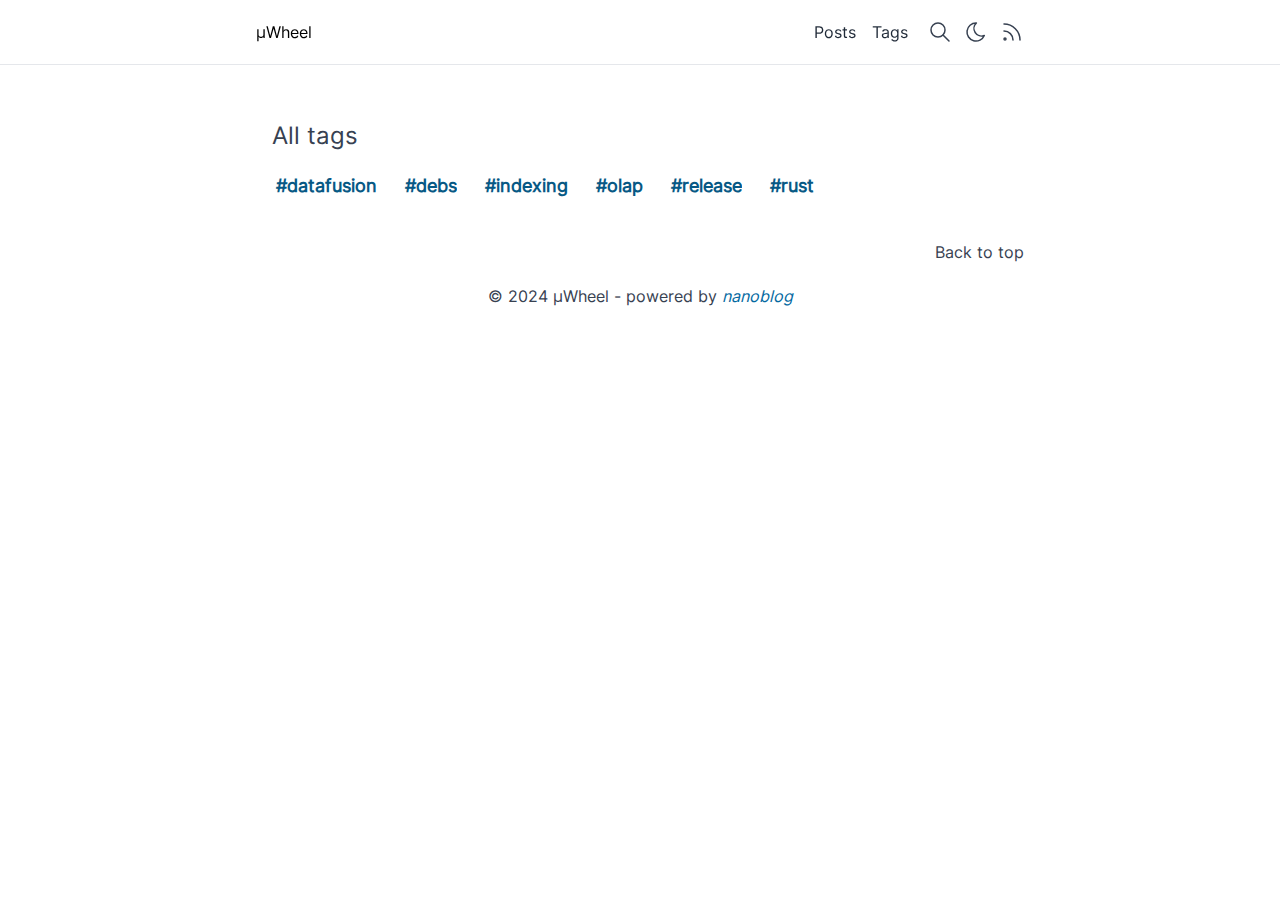
<file: tags/index.html>
<!DOCTYPE html><html lang="en"> <head><meta charset="utf-8"><meta name="viewport" content="width=device-width"><meta name="generator" content="Astro v4.11.3"><link rel="icon" type="image/x-icon" href="/favicon.ico"><link rel="sitemap" href="/sitemap-index.xml"><!-- SEO --><title>µWheel</title><meta name="title"><meta name="description" content="µWheel - Embeddable Aggregate Management For Streams and Queries"><!-- OG --><meta property="og:title"><meta property="og:description"><meta property="og:url" content="https://uwheel.github.io/tags/"><!-- Twitter --><meta property="twitter:card" content="summary_large_image"><meta property="twitter:url" content="https://uwheel.github.io/tags/"><meta property="twitter:title"><meta property="twitter:description"><meta name="astro-view-transitions-enabled" content="true"><meta name="astro-view-transitions-fallback" content="animate"><link rel="stylesheet" href="/_astro/index.CpSEASYn.css">
<style>@font-face{font-family:Inter;font-style:normal;font-display:swap;font-weight:400;src:url(/_astro/inter-cyrillic-ext-400-normal.tyfMZHQw.woff2) format("woff2"),url(/_astro/inter-cyrillic-ext-400-normal.CzG7Kr3z.woff) format("woff");unicode-range:U+0460-052F,U+1C80-1C88,U+20B4,U+2DE0-2DFF,U+A640-A69F,U+FE2E-FE2F}@font-face{font-family:Inter;font-style:normal;font-display:swap;font-weight:400;src:url(/_astro/inter-cyrillic-400-normal.Df6ckaLK.woff2) format("woff2"),url(/_astro/inter-cyrillic-400-normal.JrS_4yms.woff) format("woff");unicode-range:U+0301,U+0400-045F,U+0490-0491,U+04B0-04B1,U+2116}@font-face{font-family:Inter;font-style:normal;font-display:swap;font-weight:400;src:url(/_astro/inter-greek-ext-400-normal.CIdlr5YK.woff2) format("woff2"),url(/_astro/inter-greek-ext-400-normal._Rr29XE2.woff) format("woff");unicode-range:U+1F00-1FFF}@font-face{font-family:Inter;font-style:normal;font-display:swap;font-weight:400;src:url(/_astro/inter-greek-400-normal.DQXyrmoy.woff2) format("woff2"),url(/_astro/inter-greek-400-normal.DvIPHDQ7.woff) format("woff");unicode-range:U+0370-0377,U+037A-037F,U+0384-038A,U+038C,U+038E-03A1,U+03A3-03FF}@font-face{font-family:Inter;font-style:normal;font-display:swap;font-weight:400;src:url(/_astro/inter-vietnamese-400-normal.Cnt0N5Vm.woff2) format("woff2"),url(/_astro/inter-vietnamese-400-normal.DIOGfGLL.woff) format("woff");unicode-range:U+0102-0103,U+0110-0111,U+0128-0129,U+0168-0169,U+01A0-01A1,U+01AF-01B0,U+0300-0301,U+0303-0304,U+0308-0309,U+0323,U+0329,U+1EA0-1EF9,U+20AB}@font-face{font-family:Inter;font-style:normal;font-display:swap;font-weight:400;src:url(/_astro/inter-latin-ext-400-normal.D3W-OpO-.woff2) format("woff2"),url(/_astro/inter-latin-ext-400-normal.8tIzm-yw.woff) format("woff");unicode-range:U+0100-02AF,U+0304,U+0308,U+0329,U+1E00-1E9F,U+1EF2-1EFF,U+2020,U+20A0-20AB,U+20AD-20C0,U+2113,U+2C60-2C7F,U+A720-A7FF}@font-face{font-family:Inter;font-style:normal;font-display:swap;font-weight:400;src:url(/_astro/inter-latin-400-normal.BT1H-PT_.woff2) format("woff2"),url(/_astro/inter-latin-400-normal.Cdi8t5Mu.woff) format("woff");unicode-range:U+0000-00FF,U+0131,U+0152-0153,U+02BB-02BC,U+02C6,U+02DA,U+02DC,U+0304,U+0308,U+0329,U+2000-206F,U+2074,U+20AC,U+2122,U+2191,U+2193,U+2212,U+2215,U+FEFF,U+FFFD}.astro-route-announcer{position:absolute;left:0;top:0;clip:rect(0 0 0 0);clip-path:inset(50%);overflow:hidden;white-space:nowrap;width:1px;height:1px}:not(.astro-code *){font-family:Inter,sans-serif}
@keyframes astroFadeInOut{0%{opacity:1}to{opacity:0}}@keyframes astroFadeIn{0%{opacity:0}}@keyframes astroFadeOut{to{opacity:0}}@keyframes astroSlideFromRight{0%{transform:translate(100%)}}@keyframes astroSlideFromLeft{0%{transform:translate(-100%)}}@keyframes astroSlideToRight{to{transform:translate(100%)}}@keyframes astroSlideToLeft{to{transform:translate(-100%)}}@media (prefers-reduced-motion){::view-transition-group(*),::view-transition-old(*),::view-transition-new(*){animation:none!important}[data-astro-transition-scope]{animation:none!important}}
</style><script type="module" src="/_astro/hoisted.y0zVRpc3.js"></script>
<script type="module" src="/_astro/page.D0Zdqonr.js"></script><style>[data-astro-transition-scope="astro-fq7daqjb-1"] { view-transition-name: datafusion; }@layer astro { ::view-transition-old(datafusion) { 
	animation-duration: 180ms;
	animation-timing-function: cubic-bezier(0.76, 0, 0.24, 1);
	animation-fill-mode: both;
	animation-name: astroFadeOut; }::view-transition-new(datafusion) { 
	animation-duration: 180ms;
	animation-timing-function: cubic-bezier(0.76, 0, 0.24, 1);
	animation-fill-mode: both;
	animation-name: astroFadeIn; }[data-astro-transition=back]::view-transition-old(datafusion) { 
	animation-duration: 180ms;
	animation-timing-function: cubic-bezier(0.76, 0, 0.24, 1);
	animation-fill-mode: both;
	animation-name: astroFadeOut; }[data-astro-transition=back]::view-transition-new(datafusion) { 
	animation-duration: 180ms;
	animation-timing-function: cubic-bezier(0.76, 0, 0.24, 1);
	animation-fill-mode: both;
	animation-name: astroFadeIn; } }[data-astro-transition-fallback="old"] [data-astro-transition-scope="astro-fq7daqjb-1"],
			[data-astro-transition-fallback="old"][data-astro-transition-scope="astro-fq7daqjb-1"] { 
	animation-duration: 180ms;
	animation-timing-function: cubic-bezier(0.76, 0, 0.24, 1);
	animation-fill-mode: both;
	animation-name: astroFadeOut; }[data-astro-transition-fallback="new"] [data-astro-transition-scope="astro-fq7daqjb-1"],
			[data-astro-transition-fallback="new"][data-astro-transition-scope="astro-fq7daqjb-1"] { 
	animation-duration: 180ms;
	animation-timing-function: cubic-bezier(0.76, 0, 0.24, 1);
	animation-fill-mode: both;
	animation-name: astroFadeIn; }[data-astro-transition=back][data-astro-transition-fallback="old"] [data-astro-transition-scope="astro-fq7daqjb-1"],
			[data-astro-transition=back][data-astro-transition-fallback="old"][data-astro-transition-scope="astro-fq7daqjb-1"] { 
	animation-duration: 180ms;
	animation-timing-function: cubic-bezier(0.76, 0, 0.24, 1);
	animation-fill-mode: both;
	animation-name: astroFadeOut; }[data-astro-transition=back][data-astro-transition-fallback="new"] [data-astro-transition-scope="astro-fq7daqjb-1"],
			[data-astro-transition=back][data-astro-transition-fallback="new"][data-astro-transition-scope="astro-fq7daqjb-1"] { 
	animation-duration: 180ms;
	animation-timing-function: cubic-bezier(0.76, 0, 0.24, 1);
	animation-fill-mode: both;
	animation-name: astroFadeIn; }</style><style>[data-astro-transition-scope="astro-fq7daqjb-2"] { view-transition-name: debs; }@layer astro { ::view-transition-old(debs) { 
	animation-duration: 180ms;
	animation-timing-function: cubic-bezier(0.76, 0, 0.24, 1);
	animation-fill-mode: both;
	animation-name: astroFadeOut; }::view-transition-new(debs) { 
	animation-duration: 180ms;
	animation-timing-function: cubic-bezier(0.76, 0, 0.24, 1);
	animation-fill-mode: both;
	animation-name: astroFadeIn; }[data-astro-transition=back]::view-transition-old(debs) { 
	animation-duration: 180ms;
	animation-timing-function: cubic-bezier(0.76, 0, 0.24, 1);
	animation-fill-mode: both;
	animation-name: astroFadeOut; }[data-astro-transition=back]::view-transition-new(debs) { 
	animation-duration: 180ms;
	animation-timing-function: cubic-bezier(0.76, 0, 0.24, 1);
	animation-fill-mode: both;
	animation-name: astroFadeIn; } }[data-astro-transition-fallback="old"] [data-astro-transition-scope="astro-fq7daqjb-2"],
			[data-astro-transition-fallback="old"][data-astro-transition-scope="astro-fq7daqjb-2"] { 
	animation-duration: 180ms;
	animation-timing-function: cubic-bezier(0.76, 0, 0.24, 1);
	animation-fill-mode: both;
	animation-name: astroFadeOut; }[data-astro-transition-fallback="new"] [data-astro-transition-scope="astro-fq7daqjb-2"],
			[data-astro-transition-fallback="new"][data-astro-transition-scope="astro-fq7daqjb-2"] { 
	animation-duration: 180ms;
	animation-timing-function: cubic-bezier(0.76, 0, 0.24, 1);
	animation-fill-mode: both;
	animation-name: astroFadeIn; }[data-astro-transition=back][data-astro-transition-fallback="old"] [data-astro-transition-scope="astro-fq7daqjb-2"],
			[data-astro-transition=back][data-astro-transition-fallback="old"][data-astro-transition-scope="astro-fq7daqjb-2"] { 
	animation-duration: 180ms;
	animation-timing-function: cubic-bezier(0.76, 0, 0.24, 1);
	animation-fill-mode: both;
	animation-name: astroFadeOut; }[data-astro-transition=back][data-astro-transition-fallback="new"] [data-astro-transition-scope="astro-fq7daqjb-2"],
			[data-astro-transition=back][data-astro-transition-fallback="new"][data-astro-transition-scope="astro-fq7daqjb-2"] { 
	animation-duration: 180ms;
	animation-timing-function: cubic-bezier(0.76, 0, 0.24, 1);
	animation-fill-mode: both;
	animation-name: astroFadeIn; }</style><style>[data-astro-transition-scope="astro-fq7daqjb-3"] { view-transition-name: indexing; }@layer astro { ::view-transition-old(indexing) { 
	animation-duration: 180ms;
	animation-timing-function: cubic-bezier(0.76, 0, 0.24, 1);
	animation-fill-mode: both;
	animation-name: astroFadeOut; }::view-transition-new(indexing) { 
	animation-duration: 180ms;
	animation-timing-function: cubic-bezier(0.76, 0, 0.24, 1);
	animation-fill-mode: both;
	animation-name: astroFadeIn; }[data-astro-transition=back]::view-transition-old(indexing) { 
	animation-duration: 180ms;
	animation-timing-function: cubic-bezier(0.76, 0, 0.24, 1);
	animation-fill-mode: both;
	animation-name: astroFadeOut; }[data-astro-transition=back]::view-transition-new(indexing) { 
	animation-duration: 180ms;
	animation-timing-function: cubic-bezier(0.76, 0, 0.24, 1);
	animation-fill-mode: both;
	animation-name: astroFadeIn; } }[data-astro-transition-fallback="old"] [data-astro-transition-scope="astro-fq7daqjb-3"],
			[data-astro-transition-fallback="old"][data-astro-transition-scope="astro-fq7daqjb-3"] { 
	animation-duration: 180ms;
	animation-timing-function: cubic-bezier(0.76, 0, 0.24, 1);
	animation-fill-mode: both;
	animation-name: astroFadeOut; }[data-astro-transition-fallback="new"] [data-astro-transition-scope="astro-fq7daqjb-3"],
			[data-astro-transition-fallback="new"][data-astro-transition-scope="astro-fq7daqjb-3"] { 
	animation-duration: 180ms;
	animation-timing-function: cubic-bezier(0.76, 0, 0.24, 1);
	animation-fill-mode: both;
	animation-name: astroFadeIn; }[data-astro-transition=back][data-astro-transition-fallback="old"] [data-astro-transition-scope="astro-fq7daqjb-3"],
			[data-astro-transition=back][data-astro-transition-fallback="old"][data-astro-transition-scope="astro-fq7daqjb-3"] { 
	animation-duration: 180ms;
	animation-timing-function: cubic-bezier(0.76, 0, 0.24, 1);
	animation-fill-mode: both;
	animation-name: astroFadeOut; }[data-astro-transition=back][data-astro-transition-fallback="new"] [data-astro-transition-scope="astro-fq7daqjb-3"],
			[data-astro-transition=back][data-astro-transition-fallback="new"][data-astro-transition-scope="astro-fq7daqjb-3"] { 
	animation-duration: 180ms;
	animation-timing-function: cubic-bezier(0.76, 0, 0.24, 1);
	animation-fill-mode: both;
	animation-name: astroFadeIn; }</style><style>[data-astro-transition-scope="astro-fq7daqjb-4"] { view-transition-name: olap; }@layer astro { ::view-transition-old(olap) { 
	animation-duration: 180ms;
	animation-timing-function: cubic-bezier(0.76, 0, 0.24, 1);
	animation-fill-mode: both;
	animation-name: astroFadeOut; }::view-transition-new(olap) { 
	animation-duration: 180ms;
	animation-timing-function: cubic-bezier(0.76, 0, 0.24, 1);
	animation-fill-mode: both;
	animation-name: astroFadeIn; }[data-astro-transition=back]::view-transition-old(olap) { 
	animation-duration: 180ms;
	animation-timing-function: cubic-bezier(0.76, 0, 0.24, 1);
	animation-fill-mode: both;
	animation-name: astroFadeOut; }[data-astro-transition=back]::view-transition-new(olap) { 
	animation-duration: 180ms;
	animation-timing-function: cubic-bezier(0.76, 0, 0.24, 1);
	animation-fill-mode: both;
	animation-name: astroFadeIn; } }[data-astro-transition-fallback="old"] [data-astro-transition-scope="astro-fq7daqjb-4"],
			[data-astro-transition-fallback="old"][data-astro-transition-scope="astro-fq7daqjb-4"] { 
	animation-duration: 180ms;
	animation-timing-function: cubic-bezier(0.76, 0, 0.24, 1);
	animation-fill-mode: both;
	animation-name: astroFadeOut; }[data-astro-transition-fallback="new"] [data-astro-transition-scope="astro-fq7daqjb-4"],
			[data-astro-transition-fallback="new"][data-astro-transition-scope="astro-fq7daqjb-4"] { 
	animation-duration: 180ms;
	animation-timing-function: cubic-bezier(0.76, 0, 0.24, 1);
	animation-fill-mode: both;
	animation-name: astroFadeIn; }[data-astro-transition=back][data-astro-transition-fallback="old"] [data-astro-transition-scope="astro-fq7daqjb-4"],
			[data-astro-transition=back][data-astro-transition-fallback="old"][data-astro-transition-scope="astro-fq7daqjb-4"] { 
	animation-duration: 180ms;
	animation-timing-function: cubic-bezier(0.76, 0, 0.24, 1);
	animation-fill-mode: both;
	animation-name: astroFadeOut; }[data-astro-transition=back][data-astro-transition-fallback="new"] [data-astro-transition-scope="astro-fq7daqjb-4"],
			[data-astro-transition=back][data-astro-transition-fallback="new"][data-astro-transition-scope="astro-fq7daqjb-4"] { 
	animation-duration: 180ms;
	animation-timing-function: cubic-bezier(0.76, 0, 0.24, 1);
	animation-fill-mode: both;
	animation-name: astroFadeIn; }</style><style>[data-astro-transition-scope="astro-fq7daqjb-5"] { view-transition-name: release; }@layer astro { ::view-transition-old(release) { 
	animation-duration: 180ms;
	animation-timing-function: cubic-bezier(0.76, 0, 0.24, 1);
	animation-fill-mode: both;
	animation-name: astroFadeOut; }::view-transition-new(release) { 
	animation-duration: 180ms;
	animation-timing-function: cubic-bezier(0.76, 0, 0.24, 1);
	animation-fill-mode: both;
	animation-name: astroFadeIn; }[data-astro-transition=back]::view-transition-old(release) { 
	animation-duration: 180ms;
	animation-timing-function: cubic-bezier(0.76, 0, 0.24, 1);
	animation-fill-mode: both;
	animation-name: astroFadeOut; }[data-astro-transition=back]::view-transition-new(release) { 
	animation-duration: 180ms;
	animation-timing-function: cubic-bezier(0.76, 0, 0.24, 1);
	animation-fill-mode: both;
	animation-name: astroFadeIn; } }[data-astro-transition-fallback="old"] [data-astro-transition-scope="astro-fq7daqjb-5"],
			[data-astro-transition-fallback="old"][data-astro-transition-scope="astro-fq7daqjb-5"] { 
	animation-duration: 180ms;
	animation-timing-function: cubic-bezier(0.76, 0, 0.24, 1);
	animation-fill-mode: both;
	animation-name: astroFadeOut; }[data-astro-transition-fallback="new"] [data-astro-transition-scope="astro-fq7daqjb-5"],
			[data-astro-transition-fallback="new"][data-astro-transition-scope="astro-fq7daqjb-5"] { 
	animation-duration: 180ms;
	animation-timing-function: cubic-bezier(0.76, 0, 0.24, 1);
	animation-fill-mode: both;
	animation-name: astroFadeIn; }[data-astro-transition=back][data-astro-transition-fallback="old"] [data-astro-transition-scope="astro-fq7daqjb-5"],
			[data-astro-transition=back][data-astro-transition-fallback="old"][data-astro-transition-scope="astro-fq7daqjb-5"] { 
	animation-duration: 180ms;
	animation-timing-function: cubic-bezier(0.76, 0, 0.24, 1);
	animation-fill-mode: both;
	animation-name: astroFadeOut; }[data-astro-transition=back][data-astro-transition-fallback="new"] [data-astro-transition-scope="astro-fq7daqjb-5"],
			[data-astro-transition=back][data-astro-transition-fallback="new"][data-astro-transition-scope="astro-fq7daqjb-5"] { 
	animation-duration: 180ms;
	animation-timing-function: cubic-bezier(0.76, 0, 0.24, 1);
	animation-fill-mode: both;
	animation-name: astroFadeIn; }</style><style>[data-astro-transition-scope="astro-fq7daqjb-6"] { view-transition-name: rust; }@layer astro { ::view-transition-old(rust) { 
	animation-duration: 180ms;
	animation-timing-function: cubic-bezier(0.76, 0, 0.24, 1);
	animation-fill-mode: both;
	animation-name: astroFadeOut; }::view-transition-new(rust) { 
	animation-duration: 180ms;
	animation-timing-function: cubic-bezier(0.76, 0, 0.24, 1);
	animation-fill-mode: both;
	animation-name: astroFadeIn; }[data-astro-transition=back]::view-transition-old(rust) { 
	animation-duration: 180ms;
	animation-timing-function: cubic-bezier(0.76, 0, 0.24, 1);
	animation-fill-mode: both;
	animation-name: astroFadeOut; }[data-astro-transition=back]::view-transition-new(rust) { 
	animation-duration: 180ms;
	animation-timing-function: cubic-bezier(0.76, 0, 0.24, 1);
	animation-fill-mode: both;
	animation-name: astroFadeIn; } }[data-astro-transition-fallback="old"] [data-astro-transition-scope="astro-fq7daqjb-6"],
			[data-astro-transition-fallback="old"][data-astro-transition-scope="astro-fq7daqjb-6"] { 
	animation-duration: 180ms;
	animation-timing-function: cubic-bezier(0.76, 0, 0.24, 1);
	animation-fill-mode: both;
	animation-name: astroFadeOut; }[data-astro-transition-fallback="new"] [data-astro-transition-scope="astro-fq7daqjb-6"],
			[data-astro-transition-fallback="new"][data-astro-transition-scope="astro-fq7daqjb-6"] { 
	animation-duration: 180ms;
	animation-timing-function: cubic-bezier(0.76, 0, 0.24, 1);
	animation-fill-mode: both;
	animation-name: astroFadeIn; }[data-astro-transition=back][data-astro-transition-fallback="old"] [data-astro-transition-scope="astro-fq7daqjb-6"],
			[data-astro-transition=back][data-astro-transition-fallback="old"][data-astro-transition-scope="astro-fq7daqjb-6"] { 
	animation-duration: 180ms;
	animation-timing-function: cubic-bezier(0.76, 0, 0.24, 1);
	animation-fill-mode: both;
	animation-name: astroFadeOut; }[data-astro-transition=back][data-astro-transition-fallback="new"] [data-astro-transition-scope="astro-fq7daqjb-6"],
			[data-astro-transition=back][data-astro-transition-fallback="new"][data-astro-transition-scope="astro-fq7daqjb-6"] { 
	animation-duration: 180ms;
	animation-timing-function: cubic-bezier(0.76, 0, 0.24, 1);
	animation-fill-mode: both;
	animation-name: astroFadeIn; }</style></head> <body class="text-gray-700 dark:text-gray-400 dark:bg-gray-950"> <header class="backdrop-blur w-full px-8 py-5 fixed z-10 border-b dark:border-gray-900 bg-white/80 dark:bg-gray-950/75"> <div class="flex items-center gap-5 mx-auto w-full max-w-3xl"> <a class="text-black dark:text-white font-medium transition-colors hover:brightness-80" href="/" class="text-lg"> <!-- SETUP: If you have a logo, replace this component with it --><span> µWheel </span> </a> <div class="flex-grow"></div> <div class="flex items-center gap-4"> <a href="/posts" class="text-gray-800 dark:text-gray-400 transition-colors hover:brightness-80"> Posts </a><a href="/tags" class="text-gray-800 dark:text-gray-400 transition-colors hover:brightness-80"> Tags </a> </div> <div class="flex items-center gap-3"> <a href="/search" aria-label="Search content" class="transition-all hover:brightness-80 hover:scale-105"> <svg xmlns="http://www.w3.org/2000/svg" class="icon icon-tabler icon-tabler-search" width="24" height="24" viewBox="0 0 24 24" stroke-width="1.5" stroke="currentColor" fill="none" stroke-linecap="round" stroke-linejoin="round"><path stroke="none" d="M0 0h24v24H0z" fill="none"></path><path d="M10 10m-7 0a7 7 0 1 0 14 0a7 7 0 1 0 -14 0"></path><path d="M21 21l-6 -6"></path></svg> </a> <button aria-label="Switch theme" class="theme-switch transition-all hover:brightness-80 hover:scale-105"> <svg xmlns="http://www.w3.org/2000/svg" width="24" height="24" viewBox="0 0 24 24" stroke-width="1.5" stroke="currentColor" fill="none" stroke-linecap="round" stroke-linejoin="round"><path stroke="none" d="M0 0h24v24H0z" fill="none"></path><path d="M12 3c.132 0 .263 0 .393 0a7.5 7.5 0 0 0 7.92 12.446a9 9 0 1 1 -8.313 -12.454z"></path></svg> </button> <script>
  const iconMoon = `<svg xmlns="http://www.w3.org/2000/svg" width="24" height="24" viewBox="0 0 24 24" stroke-width="1.5" stroke="currentColor" fill="none" stroke-linecap="round" stroke-linejoin="round"><path stroke="none" d="M0 0h24v24H0z" fill="none"/><path d="M12 3c.132 0 .263 0 .393 0a7.5 7.5 0 0 0 7.92 12.446a9 9 0 1 1 -8.313 -12.454z" /></svg>`;
  const iconSun = `<svg xmlns="http://www.w3.org/2000/svg" width="24" height="24" viewBox="0 0 24 24" stroke-width="1.5" stroke="currentColor" fill="none" stroke-linecap="round" stroke-linejoin="round"><path stroke="none" d="M0 0h24v24H0z" fill="none"/><path d="M12 12m-4 0a4 4 0 1 0 8 0a4 4 0 1 0 -8 0" /><path d="M3 12h1m8 -9v1m8 8h1m-9 8v1m-6.4 -15.4l.7 .7m12.1 -.7l-.7 .7m0 11.4l.7 .7m-12.1 -.7l-.7 .7" /></svg>`;

  function theme() {
    const local = localStorage.getItem("theme");
    if (local) {
      return local;
    }
    if (window.matchMedia("(prefers-color-scheme: dark)").matches) {
      return "dark";
    }
    return "light";
  }

  function registerStuff(document) {
    const root = document.documentElement;
    const themeSwitch = document.querySelector(".theme-switch");

    if (theme() === "light") {
      root.classList.remove("dark");
      themeSwitch.innerHTML = iconMoon;
    } else {
      root.classList.add("dark");
      themeSwitch.innerHTML = iconSun;
    }

    themeSwitch.addEventListener("click", () => {
      const isDark = root.classList.contains("dark");
      localStorage.setItem("theme", isDark ? "light" : "dark");
      console.log(isDark);

      if (isDark) {
        root.classList.remove("dark");
        themeSwitch.innerHTML = iconMoon;
      } else {
        root.classList.add("dark");
        themeSwitch.innerHTML = iconSun;
      }
    });
  }

  registerStuff(document);

  document.addEventListener("astro:after-swap", (ev) => {
    registerStuff(document);
  });
</script> <a target="_blank" href="/rss.xml" aria-label="Get RSS feed" class="transition-all hover:brightness-80 hover:scale-105"> <svg xmlns="http://www.w3.org/2000/svg" class="icon icon-tabler icon-tabler-rss" width="24" height="24" viewBox="0 0 24 24" stroke-width="1.5" stroke="currentColor" fill="none" stroke-linecap="round" stroke-linejoin="round">  <path stroke="none" d="M0 0h24v24H0z" fill="none"></path> <path d="M5 19m-1 0a1 1 0 1 0 2 0a1 1 0 1 0 -2 0"></path> <path d="M4 4a16 16 0 0 1 16 16"></path> <path d="M4 11a9 9 0 0 1 9 9"></path>  </svg> </a> </div> </div> </header> <main class="px-4 pt-30 mx-auto max-w-3xl">  <div class="flex flex-col gap-5"> <h1 class="text-2xl dark:text-gray-200 font-medium">All tags</h1> <ul class="text-lg flex flex-wrap gap-5"> <li class="transition-all hover:translate-y-[-1px] hover:brightness-90"> <a class="font-semibold rounded p-1 text-sky-800 dark:text-sky-400" href="/tag/datafusion" data-astro-transition-scope="astro-fq7daqjb-1">
#datafusion </a> </li><li class="transition-all hover:translate-y-[-1px] hover:brightness-90"> <a class="font-semibold rounded p-1 text-sky-800 dark:text-sky-400" href="/tag/debs" data-astro-transition-scope="astro-fq7daqjb-2">
#debs </a> </li><li class="transition-all hover:translate-y-[-1px] hover:brightness-90"> <a class="font-semibold rounded p-1 text-sky-800 dark:text-sky-400" href="/tag/indexing" data-astro-transition-scope="astro-fq7daqjb-3">
#indexing </a> </li><li class="transition-all hover:translate-y-[-1px] hover:brightness-90"> <a class="font-semibold rounded p-1 text-sky-800 dark:text-sky-400" href="/tag/olap" data-astro-transition-scope="astro-fq7daqjb-4">
#olap </a> </li><li class="transition-all hover:translate-y-[-1px] hover:brightness-90"> <a class="font-semibold rounded p-1 text-sky-800 dark:text-sky-400" href="/tag/release" data-astro-transition-scope="astro-fq7daqjb-5">
#release </a> </li><li class="transition-all hover:translate-y-[-1px] hover:brightness-90"> <a class="font-semibold rounded p-1 text-sky-800 dark:text-sky-400" href="/tag/rust" data-astro-transition-scope="astro-fq7daqjb-6">
#rust </a> </li> </ul> </div>  </main> <footer class="flex flex-col gap-5 py-10 mx-auto max-w-3xl w-full"> <!-- TODO: move into a fixed FAB button, outside of footer --> <div class="text-right"> <button onclick="scrollToTop()">Back to top</button> </div> <div class="text-center">
&copy; 2024 µWheel 
- powered by <a class="text-sky-700 dark:text-sky-300 italic transition-all hover:brightness-80" href="https://github.com/marvin-j97/nanoblog" target="_blank">
nanoblog
</a>  </div> </footer> <script>
  function scrollToTop() {
    window.scrollTo({
      top: 0,
      left: 0,
      behavior: "smooth",
    });
  }
</script>  </body> </html>
</file>
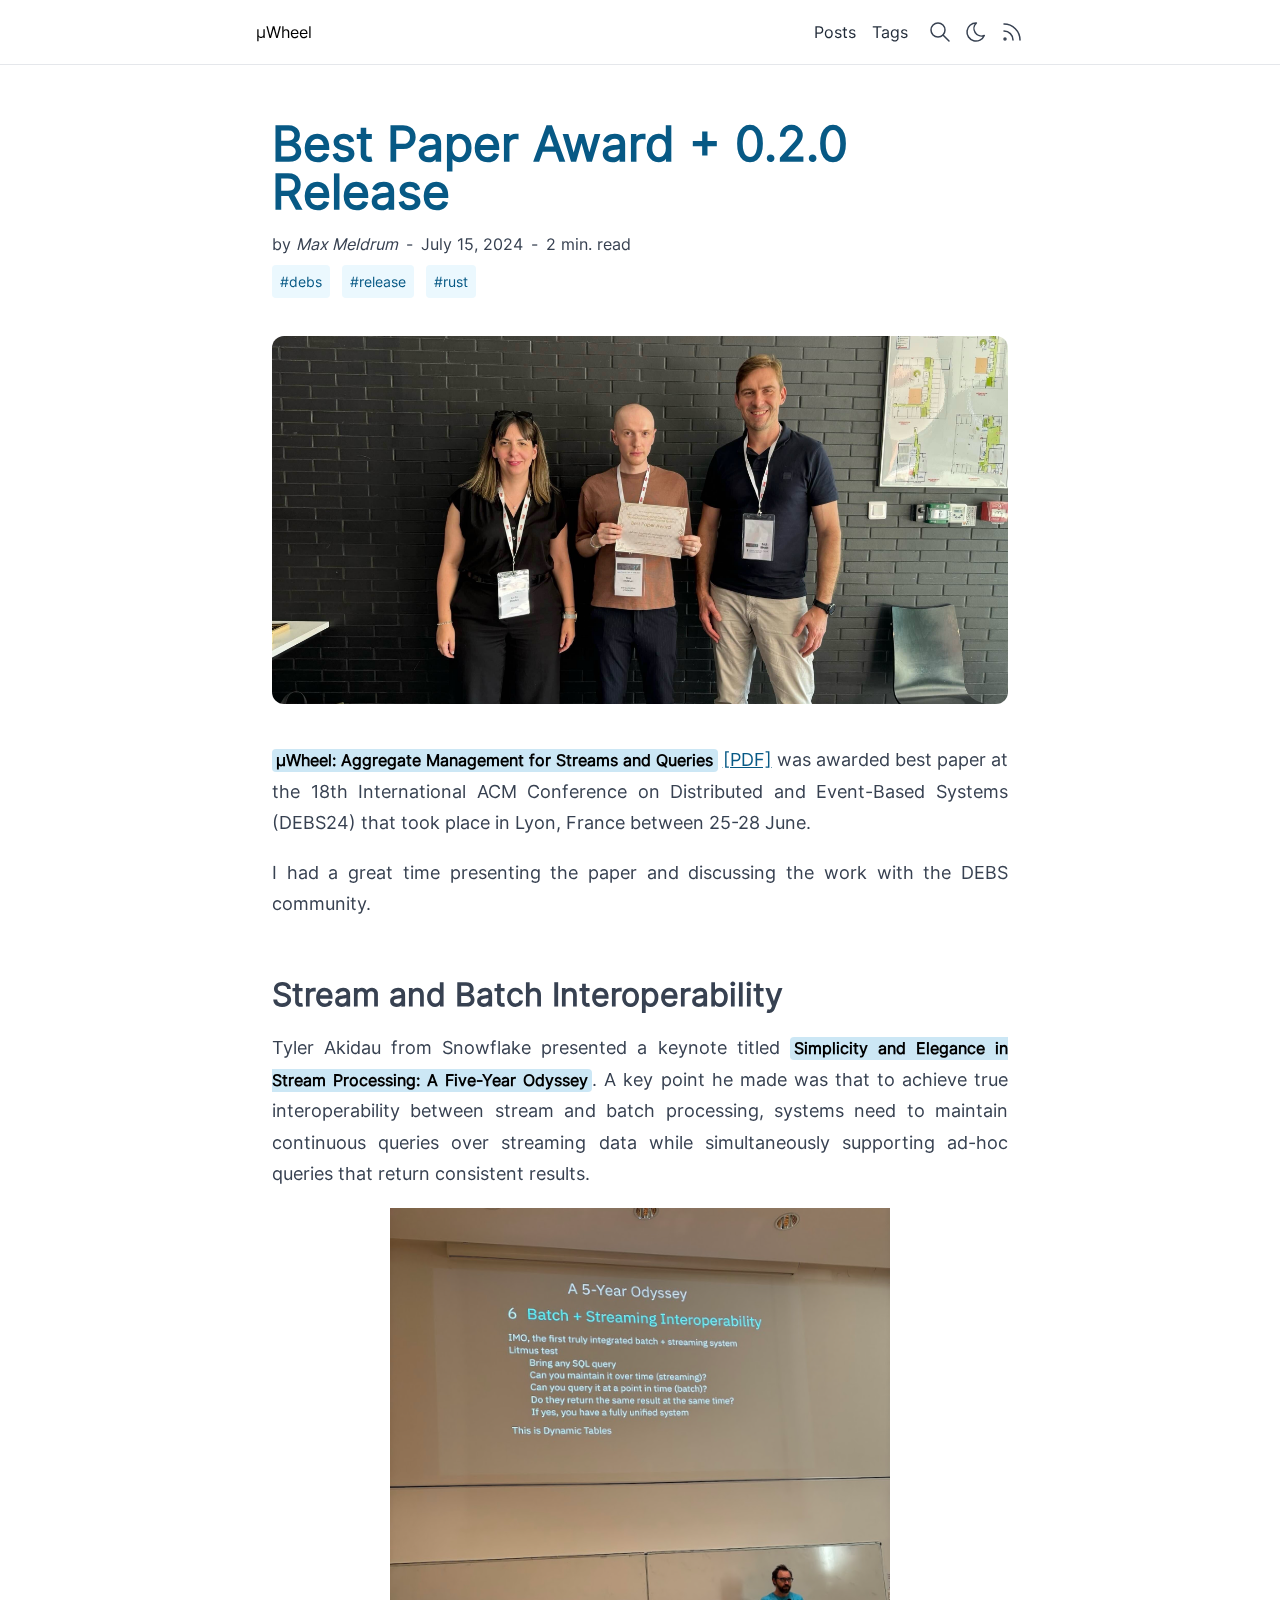
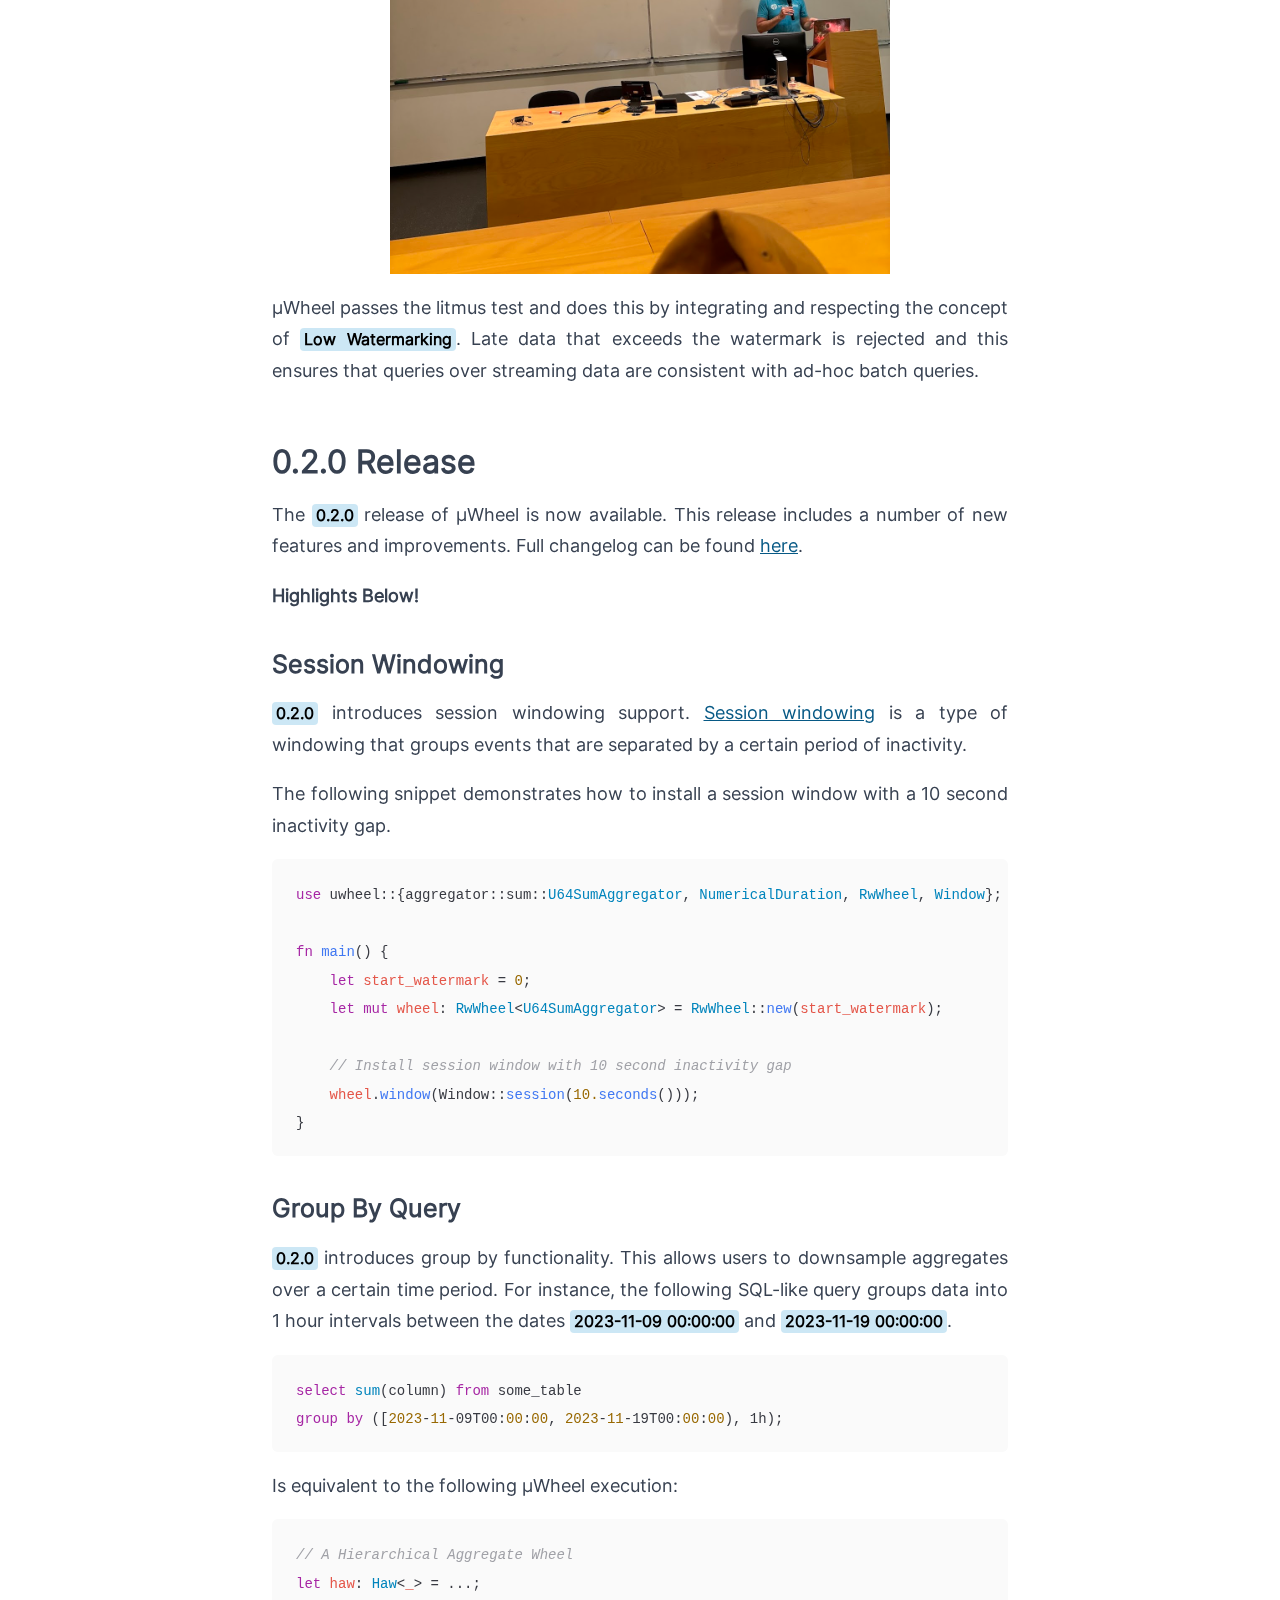
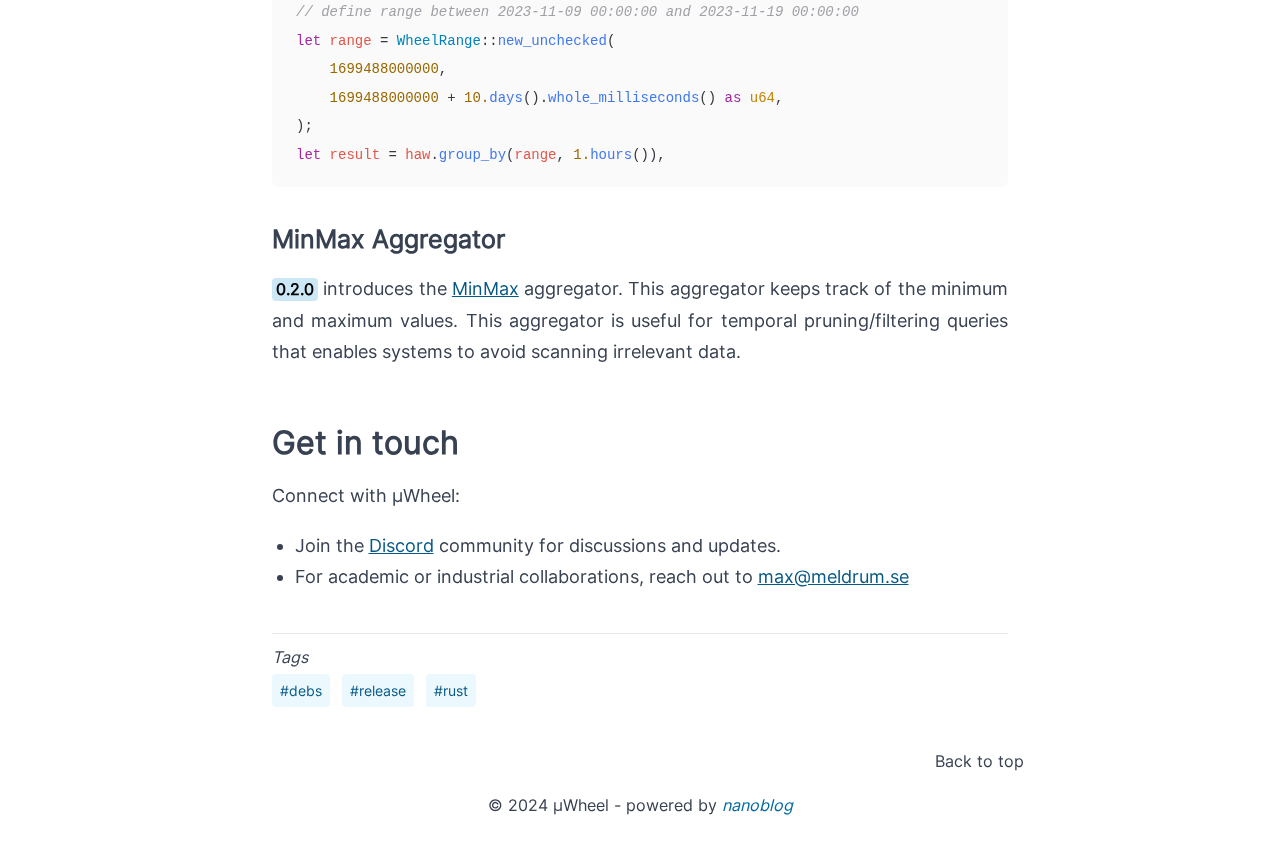
<file: post/best-paper-award-020-release/index.html>
<!DOCTYPE html><html lang="en"> <head><meta charset="utf-8"><meta name="viewport" content="width=device-width"><meta name="generator" content="Astro v4.11.3"><link rel="icon" type="image/x-icon" href="/favicon.ico"><link rel="sitemap" href="/sitemap-index.xml"><!-- SEO --><title>Best Paper Award + 0.2.0 Release | µWheel</title><meta name="title" content="Best Paper Award + 0.2.0 Release"><meta name="description" content="µWheel receives best paper award at DEBS24"><meta name="author" content="Max Meldrum"><!-- OG --><meta property="og:title" content="Best Paper Award + 0.2.0 Release"><meta property="og:description" content="µWheel receives best paper award at DEBS24"><meta property="og:url" content="https://uwheel.github.io/post/best-paper-award-020-release/"><meta property="og:image" content="https://uwheel.github.io/media/posts/debs_award.JPG"><!-- Twitter --><meta property="twitter:card" content="summary_large_image"><meta property="twitter:url" content="https://uwheel.github.io/post/best-paper-award-020-release/"><meta property="twitter:title" content="Best Paper Award + 0.2.0 Release"><meta property="twitter:description" content="µWheel receives best paper award at DEBS24"><meta name="astro-view-transitions-enabled" content="true"><meta name="astro-view-transitions-fallback" content="animate"><link rel="stylesheet" href="/_astro/index.CpSEASYn.css">
<style>@keyframes astroFadeInOut{0%{opacity:1}to{opacity:0}}@keyframes astroFadeIn{0%{opacity:0}}@keyframes astroFadeOut{to{opacity:0}}@keyframes astroSlideFromRight{0%{transform:translate(100%)}}@keyframes astroSlideFromLeft{0%{transform:translate(-100%)}}@keyframes astroSlideToRight{to{transform:translate(100%)}}@keyframes astroSlideToLeft{to{transform:translate(-100%)}}@media (prefers-reduced-motion){::view-transition-group(*),::view-transition-old(*),::view-transition-new(*){animation:none!important}[data-astro-transition-scope]{animation:none!important}}
@font-face{font-family:Inter;font-style:normal;font-display:swap;font-weight:400;src:url(/_astro/inter-cyrillic-ext-400-normal.tyfMZHQw.woff2) format("woff2"),url(/_astro/inter-cyrillic-ext-400-normal.CzG7Kr3z.woff) format("woff");unicode-range:U+0460-052F,U+1C80-1C88,U+20B4,U+2DE0-2DFF,U+A640-A69F,U+FE2E-FE2F}@font-face{font-family:Inter;font-style:normal;font-display:swap;font-weight:400;src:url(/_astro/inter-cyrillic-400-normal.Df6ckaLK.woff2) format("woff2"),url(/_astro/inter-cyrillic-400-normal.JrS_4yms.woff) format("woff");unicode-range:U+0301,U+0400-045F,U+0490-0491,U+04B0-04B1,U+2116}@font-face{font-family:Inter;font-style:normal;font-display:swap;font-weight:400;src:url(/_astro/inter-greek-ext-400-normal.CIdlr5YK.woff2) format("woff2"),url(/_astro/inter-greek-ext-400-normal._Rr29XE2.woff) format("woff");unicode-range:U+1F00-1FFF}@font-face{font-family:Inter;font-style:normal;font-display:swap;font-weight:400;src:url(/_astro/inter-greek-400-normal.DQXyrmoy.woff2) format("woff2"),url(/_astro/inter-greek-400-normal.DvIPHDQ7.woff) format("woff");unicode-range:U+0370-0377,U+037A-037F,U+0384-038A,U+038C,U+038E-03A1,U+03A3-03FF}@font-face{font-family:Inter;font-style:normal;font-display:swap;font-weight:400;src:url(/_astro/inter-vietnamese-400-normal.Cnt0N5Vm.woff2) format("woff2"),url(/_astro/inter-vietnamese-400-normal.DIOGfGLL.woff) format("woff");unicode-range:U+0102-0103,U+0110-0111,U+0128-0129,U+0168-0169,U+01A0-01A1,U+01AF-01B0,U+0300-0301,U+0303-0304,U+0308-0309,U+0323,U+0329,U+1EA0-1EF9,U+20AB}@font-face{font-family:Inter;font-style:normal;font-display:swap;font-weight:400;src:url(/_astro/inter-latin-ext-400-normal.D3W-OpO-.woff2) format("woff2"),url(/_astro/inter-latin-ext-400-normal.8tIzm-yw.woff) format("woff");unicode-range:U+0100-02AF,U+0304,U+0308,U+0329,U+1E00-1E9F,U+1EF2-1EFF,U+2020,U+20A0-20AB,U+20AD-20C0,U+2113,U+2C60-2C7F,U+A720-A7FF}@font-face{font-family:Inter;font-style:normal;font-display:swap;font-weight:400;src:url(/_astro/inter-latin-400-normal.BT1H-PT_.woff2) format("woff2"),url(/_astro/inter-latin-400-normal.Cdi8t5Mu.woff) format("woff");unicode-range:U+0000-00FF,U+0131,U+0152-0153,U+02BB-02BC,U+02C6,U+02DA,U+02DC,U+0304,U+0308,U+0329,U+2000-206F,U+2074,U+20AC,U+2122,U+2191,U+2193,U+2212,U+2215,U+FEFF,U+FFFD}.astro-route-announcer{position:absolute;left:0;top:0;clip:rect(0 0 0 0);clip-path:inset(50%);overflow:hidden;white-space:nowrap;width:1px;height:1px}:not(.astro-code *){font-family:Inter,sans-serif}
:target{scroll-margin-top:80px!important}article a{color:#075985!important}.dark article a{color:#38bdf8!important}article table{table-layout:auto;border:1px solid #d1d5db;border-radius:4px}article table{border-bottom:1px solid #fafafa}.dark article table{border:1px solid #374151}code:before,code:after{display:none}.astro-code{font-size:16px}p code{border-radius:4px;padding:2px 4px;white-space:normal!important}.dark p code{color:#d0d0d0!important;background:#07598566!important}html:not(.dark) p code{color:#000!important;background:#7fc3e766!important}.dark article blockquote{border-left-color:#064566!important}html:not(.dark) article blockquote{border-left-width:.25rem;border-left-style:solid;border-left-color:#63c8ff!important}html.dark .astro-code,html.dark .astro-code span{color:var(--shiki-dark)!important;background-color:var(--shiki-dark-bg)!important;font-style:var(--shiki-dark-font-style)!important;font-weight:var(--shiki-dark-font-weight)!important;text-decoration:var(--shiki-dark-text-decoration)!important}
</style><script type="module" src="/_astro/hoisted.y0zVRpc3.js"></script>
<script type="module" src="/_astro/page.D0Zdqonr.js"></script><style>[data-astro-transition-scope="astro-x7amp3kc-1"] { view-transition-name: astro-x7amp3kc-1; }@layer astro { ::view-transition-old(astro-x7amp3kc-1) { 
	animation-duration: 180ms;
	animation-timing-function: cubic-bezier(0.76, 0, 0.24, 1);
	animation-fill-mode: both;
	animation-name: astroFadeOut; }::view-transition-new(astro-x7amp3kc-1) { 
	animation-duration: 180ms;
	animation-timing-function: cubic-bezier(0.76, 0, 0.24, 1);
	animation-fill-mode: both;
	animation-name: astroFadeIn; }[data-astro-transition=back]::view-transition-old(astro-x7amp3kc-1) { 
	animation-duration: 180ms;
	animation-timing-function: cubic-bezier(0.76, 0, 0.24, 1);
	animation-fill-mode: both;
	animation-name: astroFadeOut; }[data-astro-transition=back]::view-transition-new(astro-x7amp3kc-1) { 
	animation-duration: 180ms;
	animation-timing-function: cubic-bezier(0.76, 0, 0.24, 1);
	animation-fill-mode: both;
	animation-name: astroFadeIn; } }[data-astro-transition-fallback="old"] [data-astro-transition-scope="astro-x7amp3kc-1"],
			[data-astro-transition-fallback="old"][data-astro-transition-scope="astro-x7amp3kc-1"] { 
	animation-duration: 180ms;
	animation-timing-function: cubic-bezier(0.76, 0, 0.24, 1);
	animation-fill-mode: both;
	animation-name: astroFadeOut; }[data-astro-transition-fallback="new"] [data-astro-transition-scope="astro-x7amp3kc-1"],
			[data-astro-transition-fallback="new"][data-astro-transition-scope="astro-x7amp3kc-1"] { 
	animation-duration: 180ms;
	animation-timing-function: cubic-bezier(0.76, 0, 0.24, 1);
	animation-fill-mode: both;
	animation-name: astroFadeIn; }[data-astro-transition=back][data-astro-transition-fallback="old"] [data-astro-transition-scope="astro-x7amp3kc-1"],
			[data-astro-transition=back][data-astro-transition-fallback="old"][data-astro-transition-scope="astro-x7amp3kc-1"] { 
	animation-duration: 180ms;
	animation-timing-function: cubic-bezier(0.76, 0, 0.24, 1);
	animation-fill-mode: both;
	animation-name: astroFadeOut; }[data-astro-transition=back][data-astro-transition-fallback="new"] [data-astro-transition-scope="astro-x7amp3kc-1"],
			[data-astro-transition=back][data-astro-transition-fallback="new"][data-astro-transition-scope="astro-x7amp3kc-1"] { 
	animation-duration: 180ms;
	animation-timing-function: cubic-bezier(0.76, 0, 0.24, 1);
	animation-fill-mode: both;
	animation-name: astroFadeIn; }</style><style>[data-astro-transition-scope="astro-x7amp3kc-2"] { view-transition-name: astro-x7amp3kc-2; }@layer astro { ::view-transition-old(astro-x7amp3kc-2) { 
	animation-duration: 180ms;
	animation-timing-function: cubic-bezier(0.76, 0, 0.24, 1);
	animation-fill-mode: both;
	animation-name: astroFadeOut; }::view-transition-new(astro-x7amp3kc-2) { 
	animation-duration: 180ms;
	animation-timing-function: cubic-bezier(0.76, 0, 0.24, 1);
	animation-fill-mode: both;
	animation-name: astroFadeIn; }[data-astro-transition=back]::view-transition-old(astro-x7amp3kc-2) { 
	animation-duration: 180ms;
	animation-timing-function: cubic-bezier(0.76, 0, 0.24, 1);
	animation-fill-mode: both;
	animation-name: astroFadeOut; }[data-astro-transition=back]::view-transition-new(astro-x7amp3kc-2) { 
	animation-duration: 180ms;
	animation-timing-function: cubic-bezier(0.76, 0, 0.24, 1);
	animation-fill-mode: both;
	animation-name: astroFadeIn; } }[data-astro-transition-fallback="old"] [data-astro-transition-scope="astro-x7amp3kc-2"],
			[data-astro-transition-fallback="old"][data-astro-transition-scope="astro-x7amp3kc-2"] { 
	animation-duration: 180ms;
	animation-timing-function: cubic-bezier(0.76, 0, 0.24, 1);
	animation-fill-mode: both;
	animation-name: astroFadeOut; }[data-astro-transition-fallback="new"] [data-astro-transition-scope="astro-x7amp3kc-2"],
			[data-astro-transition-fallback="new"][data-astro-transition-scope="astro-x7amp3kc-2"] { 
	animation-duration: 180ms;
	animation-timing-function: cubic-bezier(0.76, 0, 0.24, 1);
	animation-fill-mode: both;
	animation-name: astroFadeIn; }[data-astro-transition=back][data-astro-transition-fallback="old"] [data-astro-transition-scope="astro-x7amp3kc-2"],
			[data-astro-transition=back][data-astro-transition-fallback="old"][data-astro-transition-scope="astro-x7amp3kc-2"] { 
	animation-duration: 180ms;
	animation-timing-function: cubic-bezier(0.76, 0, 0.24, 1);
	animation-fill-mode: both;
	animation-name: astroFadeOut; }[data-astro-transition=back][data-astro-transition-fallback="new"] [data-astro-transition-scope="astro-x7amp3kc-2"],
			[data-astro-transition=back][data-astro-transition-fallback="new"][data-astro-transition-scope="astro-x7amp3kc-2"] { 
	animation-duration: 180ms;
	animation-timing-function: cubic-bezier(0.76, 0, 0.24, 1);
	animation-fill-mode: both;
	animation-name: astroFadeIn; }</style><style>[data-astro-transition-scope="astro-x7amp3kc-3"] { view-transition-name: astro-x7amp3kc-3; }@layer astro { ::view-transition-old(astro-x7amp3kc-3) { 
	animation-duration: 180ms;
	animation-timing-function: cubic-bezier(0.76, 0, 0.24, 1);
	animation-fill-mode: both;
	animation-name: astroFadeOut; }::view-transition-new(astro-x7amp3kc-3) { 
	animation-duration: 180ms;
	animation-timing-function: cubic-bezier(0.76, 0, 0.24, 1);
	animation-fill-mode: both;
	animation-name: astroFadeIn; }[data-astro-transition=back]::view-transition-old(astro-x7amp3kc-3) { 
	animation-duration: 180ms;
	animation-timing-function: cubic-bezier(0.76, 0, 0.24, 1);
	animation-fill-mode: both;
	animation-name: astroFadeOut; }[data-astro-transition=back]::view-transition-new(astro-x7amp3kc-3) { 
	animation-duration: 180ms;
	animation-timing-function: cubic-bezier(0.76, 0, 0.24, 1);
	animation-fill-mode: both;
	animation-name: astroFadeIn; } }[data-astro-transition-fallback="old"] [data-astro-transition-scope="astro-x7amp3kc-3"],
			[data-astro-transition-fallback="old"][data-astro-transition-scope="astro-x7amp3kc-3"] { 
	animation-duration: 180ms;
	animation-timing-function: cubic-bezier(0.76, 0, 0.24, 1);
	animation-fill-mode: both;
	animation-name: astroFadeOut; }[data-astro-transition-fallback="new"] [data-astro-transition-scope="astro-x7amp3kc-3"],
			[data-astro-transition-fallback="new"][data-astro-transition-scope="astro-x7amp3kc-3"] { 
	animation-duration: 180ms;
	animation-timing-function: cubic-bezier(0.76, 0, 0.24, 1);
	animation-fill-mode: both;
	animation-name: astroFadeIn; }[data-astro-transition=back][data-astro-transition-fallback="old"] [data-astro-transition-scope="astro-x7amp3kc-3"],
			[data-astro-transition=back][data-astro-transition-fallback="old"][data-astro-transition-scope="astro-x7amp3kc-3"] { 
	animation-duration: 180ms;
	animation-timing-function: cubic-bezier(0.76, 0, 0.24, 1);
	animation-fill-mode: both;
	animation-name: astroFadeOut; }[data-astro-transition=back][data-astro-transition-fallback="new"] [data-astro-transition-scope="astro-x7amp3kc-3"],
			[data-astro-transition=back][data-astro-transition-fallback="new"][data-astro-transition-scope="astro-x7amp3kc-3"] { 
	animation-duration: 180ms;
	animation-timing-function: cubic-bezier(0.76, 0, 0.24, 1);
	animation-fill-mode: both;
	animation-name: astroFadeIn; }</style><style>[data-astro-transition-scope="astro-x7amp3kc-4"] { view-transition-name: debs; }@layer astro { ::view-transition-old(debs) { 
	animation-duration: 180ms;
	animation-timing-function: cubic-bezier(0.76, 0, 0.24, 1);
	animation-fill-mode: both;
	animation-name: astroFadeOut; }::view-transition-new(debs) { 
	animation-duration: 180ms;
	animation-timing-function: cubic-bezier(0.76, 0, 0.24, 1);
	animation-fill-mode: both;
	animation-name: astroFadeIn; }[data-astro-transition=back]::view-transition-old(debs) { 
	animation-duration: 180ms;
	animation-timing-function: cubic-bezier(0.76, 0, 0.24, 1);
	animation-fill-mode: both;
	animation-name: astroFadeOut; }[data-astro-transition=back]::view-transition-new(debs) { 
	animation-duration: 180ms;
	animation-timing-function: cubic-bezier(0.76, 0, 0.24, 1);
	animation-fill-mode: both;
	animation-name: astroFadeIn; } }[data-astro-transition-fallback="old"] [data-astro-transition-scope="astro-x7amp3kc-4"],
			[data-astro-transition-fallback="old"][data-astro-transition-scope="astro-x7amp3kc-4"] { 
	animation-duration: 180ms;
	animation-timing-function: cubic-bezier(0.76, 0, 0.24, 1);
	animation-fill-mode: both;
	animation-name: astroFadeOut; }[data-astro-transition-fallback="new"] [data-astro-transition-scope="astro-x7amp3kc-4"],
			[data-astro-transition-fallback="new"][data-astro-transition-scope="astro-x7amp3kc-4"] { 
	animation-duration: 180ms;
	animation-timing-function: cubic-bezier(0.76, 0, 0.24, 1);
	animation-fill-mode: both;
	animation-name: astroFadeIn; }[data-astro-transition=back][data-astro-transition-fallback="old"] [data-astro-transition-scope="astro-x7amp3kc-4"],
			[data-astro-transition=back][data-astro-transition-fallback="old"][data-astro-transition-scope="astro-x7amp3kc-4"] { 
	animation-duration: 180ms;
	animation-timing-function: cubic-bezier(0.76, 0, 0.24, 1);
	animation-fill-mode: both;
	animation-name: astroFadeOut; }[data-astro-transition=back][data-astro-transition-fallback="new"] [data-astro-transition-scope="astro-x7amp3kc-4"],
			[data-astro-transition=back][data-astro-transition-fallback="new"][data-astro-transition-scope="astro-x7amp3kc-4"] { 
	animation-duration: 180ms;
	animation-timing-function: cubic-bezier(0.76, 0, 0.24, 1);
	animation-fill-mode: both;
	animation-name: astroFadeIn; }</style><style>[data-astro-transition-scope="astro-x7amp3kc-5"] { view-transition-name: release; }@layer astro { ::view-transition-old(release) { 
	animation-duration: 180ms;
	animation-timing-function: cubic-bezier(0.76, 0, 0.24, 1);
	animation-fill-mode: both;
	animation-name: astroFadeOut; }::view-transition-new(release) { 
	animation-duration: 180ms;
	animation-timing-function: cubic-bezier(0.76, 0, 0.24, 1);
	animation-fill-mode: both;
	animation-name: astroFadeIn; }[data-astro-transition=back]::view-transition-old(release) { 
	animation-duration: 180ms;
	animation-timing-function: cubic-bezier(0.76, 0, 0.24, 1);
	animation-fill-mode: both;
	animation-name: astroFadeOut; }[data-astro-transition=back]::view-transition-new(release) { 
	animation-duration: 180ms;
	animation-timing-function: cubic-bezier(0.76, 0, 0.24, 1);
	animation-fill-mode: both;
	animation-name: astroFadeIn; } }[data-astro-transition-fallback="old"] [data-astro-transition-scope="astro-x7amp3kc-5"],
			[data-astro-transition-fallback="old"][data-astro-transition-scope="astro-x7amp3kc-5"] { 
	animation-duration: 180ms;
	animation-timing-function: cubic-bezier(0.76, 0, 0.24, 1);
	animation-fill-mode: both;
	animation-name: astroFadeOut; }[data-astro-transition-fallback="new"] [data-astro-transition-scope="astro-x7amp3kc-5"],
			[data-astro-transition-fallback="new"][data-astro-transition-scope="astro-x7amp3kc-5"] { 
	animation-duration: 180ms;
	animation-timing-function: cubic-bezier(0.76, 0, 0.24, 1);
	animation-fill-mode: both;
	animation-name: astroFadeIn; }[data-astro-transition=back][data-astro-transition-fallback="old"] [data-astro-transition-scope="astro-x7amp3kc-5"],
			[data-astro-transition=back][data-astro-transition-fallback="old"][data-astro-transition-scope="astro-x7amp3kc-5"] { 
	animation-duration: 180ms;
	animation-timing-function: cubic-bezier(0.76, 0, 0.24, 1);
	animation-fill-mode: both;
	animation-name: astroFadeOut; }[data-astro-transition=back][data-astro-transition-fallback="new"] [data-astro-transition-scope="astro-x7amp3kc-5"],
			[data-astro-transition=back][data-astro-transition-fallback="new"][data-astro-transition-scope="astro-x7amp3kc-5"] { 
	animation-duration: 180ms;
	animation-timing-function: cubic-bezier(0.76, 0, 0.24, 1);
	animation-fill-mode: both;
	animation-name: astroFadeIn; }</style><style>[data-astro-transition-scope="astro-x7amp3kc-6"] { view-transition-name: rust; }@layer astro { ::view-transition-old(rust) { 
	animation-duration: 180ms;
	animation-timing-function: cubic-bezier(0.76, 0, 0.24, 1);
	animation-fill-mode: both;
	animation-name: astroFadeOut; }::view-transition-new(rust) { 
	animation-duration: 180ms;
	animation-timing-function: cubic-bezier(0.76, 0, 0.24, 1);
	animation-fill-mode: both;
	animation-name: astroFadeIn; }[data-astro-transition=back]::view-transition-old(rust) { 
	animation-duration: 180ms;
	animation-timing-function: cubic-bezier(0.76, 0, 0.24, 1);
	animation-fill-mode: both;
	animation-name: astroFadeOut; }[data-astro-transition=back]::view-transition-new(rust) { 
	animation-duration: 180ms;
	animation-timing-function: cubic-bezier(0.76, 0, 0.24, 1);
	animation-fill-mode: both;
	animation-name: astroFadeIn; } }[data-astro-transition-fallback="old"] [data-astro-transition-scope="astro-x7amp3kc-6"],
			[data-astro-transition-fallback="old"][data-astro-transition-scope="astro-x7amp3kc-6"] { 
	animation-duration: 180ms;
	animation-timing-function: cubic-bezier(0.76, 0, 0.24, 1);
	animation-fill-mode: both;
	animation-name: astroFadeOut; }[data-astro-transition-fallback="new"] [data-astro-transition-scope="astro-x7amp3kc-6"],
			[data-astro-transition-fallback="new"][data-astro-transition-scope="astro-x7amp3kc-6"] { 
	animation-duration: 180ms;
	animation-timing-function: cubic-bezier(0.76, 0, 0.24, 1);
	animation-fill-mode: both;
	animation-name: astroFadeIn; }[data-astro-transition=back][data-astro-transition-fallback="old"] [data-astro-transition-scope="astro-x7amp3kc-6"],
			[data-astro-transition=back][data-astro-transition-fallback="old"][data-astro-transition-scope="astro-x7amp3kc-6"] { 
	animation-duration: 180ms;
	animation-timing-function: cubic-bezier(0.76, 0, 0.24, 1);
	animation-fill-mode: both;
	animation-name: astroFadeOut; }[data-astro-transition=back][data-astro-transition-fallback="new"] [data-astro-transition-scope="astro-x7amp3kc-6"],
			[data-astro-transition=back][data-astro-transition-fallback="new"][data-astro-transition-scope="astro-x7amp3kc-6"] { 
	animation-duration: 180ms;
	animation-timing-function: cubic-bezier(0.76, 0, 0.24, 1);
	animation-fill-mode: both;
	animation-name: astroFadeIn; }</style></head> <body class="text-gray-700 dark:text-gray-400 dark:bg-gray-950"> <header class="backdrop-blur w-full px-8 py-5 fixed z-10 border-b dark:border-gray-900 bg-white/80 dark:bg-gray-950/75"> <div class="flex items-center gap-5 mx-auto w-full max-w-3xl"> <a class="text-black dark:text-white font-medium transition-colors hover:brightness-80" href="/" class="text-lg"> <!-- SETUP: If you have a logo, replace this component with it --><span> µWheel </span> </a> <div class="flex-grow"></div> <div class="flex items-center gap-4"> <a href="/posts" class="text-gray-800 dark:text-gray-400 transition-colors hover:brightness-80"> Posts </a><a href="/tags" class="text-gray-800 dark:text-gray-400 transition-colors hover:brightness-80"> Tags </a> </div> <div class="flex items-center gap-3"> <a href="/search" aria-label="Search content" class="transition-all hover:brightness-80 hover:scale-105"> <svg xmlns="http://www.w3.org/2000/svg" class="icon icon-tabler icon-tabler-search" width="24" height="24" viewBox="0 0 24 24" stroke-width="1.5" stroke="currentColor" fill="none" stroke-linecap="round" stroke-linejoin="round"><path stroke="none" d="M0 0h24v24H0z" fill="none"></path><path d="M10 10m-7 0a7 7 0 1 0 14 0a7 7 0 1 0 -14 0"></path><path d="M21 21l-6 -6"></path></svg> </a> <button aria-label="Switch theme" class="theme-switch transition-all hover:brightness-80 hover:scale-105"> <svg xmlns="http://www.w3.org/2000/svg" width="24" height="24" viewBox="0 0 24 24" stroke-width="1.5" stroke="currentColor" fill="none" stroke-linecap="round" stroke-linejoin="round"><path stroke="none" d="M0 0h24v24H0z" fill="none"></path><path d="M12 3c.132 0 .263 0 .393 0a7.5 7.5 0 0 0 7.92 12.446a9 9 0 1 1 -8.313 -12.454z"></path></svg> </button> <script>
  const iconMoon = `<svg xmlns="http://www.w3.org/2000/svg" width="24" height="24" viewBox="0 0 24 24" stroke-width="1.5" stroke="currentColor" fill="none" stroke-linecap="round" stroke-linejoin="round"><path stroke="none" d="M0 0h24v24H0z" fill="none"/><path d="M12 3c.132 0 .263 0 .393 0a7.5 7.5 0 0 0 7.92 12.446a9 9 0 1 1 -8.313 -12.454z" /></svg>`;
  const iconSun = `<svg xmlns="http://www.w3.org/2000/svg" width="24" height="24" viewBox="0 0 24 24" stroke-width="1.5" stroke="currentColor" fill="none" stroke-linecap="round" stroke-linejoin="round"><path stroke="none" d="M0 0h24v24H0z" fill="none"/><path d="M12 12m-4 0a4 4 0 1 0 8 0a4 4 0 1 0 -8 0" /><path d="M3 12h1m8 -9v1m8 8h1m-9 8v1m-6.4 -15.4l.7 .7m12.1 -.7l-.7 .7m0 11.4l.7 .7m-12.1 -.7l-.7 .7" /></svg>`;

  function theme() {
    const local = localStorage.getItem("theme");
    if (local) {
      return local;
    }
    if (window.matchMedia("(prefers-color-scheme: dark)").matches) {
      return "dark";
    }
    return "light";
  }

  function registerStuff(document) {
    const root = document.documentElement;
    const themeSwitch = document.querySelector(".theme-switch");

    if (theme() === "light") {
      root.classList.remove("dark");
      themeSwitch.innerHTML = iconMoon;
    } else {
      root.classList.add("dark");
      themeSwitch.innerHTML = iconSun;
    }

    themeSwitch.addEventListener("click", () => {
      const isDark = root.classList.contains("dark");
      localStorage.setItem("theme", isDark ? "light" : "dark");
      console.log(isDark);

      if (isDark) {
        root.classList.remove("dark");
        themeSwitch.innerHTML = iconMoon;
      } else {
        root.classList.add("dark");
        themeSwitch.innerHTML = iconSun;
      }
    });
  }

  registerStuff(document);

  document.addEventListener("astro:after-swap", (ev) => {
    registerStuff(document);
  });
</script> <a target="_blank" href="/rss.xml" aria-label="Get RSS feed" class="transition-all hover:brightness-80 hover:scale-105"> <svg xmlns="http://www.w3.org/2000/svg" class="icon icon-tabler icon-tabler-rss" width="24" height="24" viewBox="0 0 24 24" stroke-width="1.5" stroke="currentColor" fill="none" stroke-linecap="round" stroke-linejoin="round">  <path stroke="none" d="M0 0h24v24H0z" fill="none"></path> <path d="M5 19m-1 0a1 1 0 1 0 2 0a1 1 0 1 0 -2 0"></path> <path d="M4 4a16 16 0 0 1 16 16"></path> <path d="M4 11a9 9 0 0 1 9 9"></path>  </svg> </a> </div> </div> </header> <main class="px-4 pt-30 mx-auto max-w-3xl">   <div class="reading-progress z-10 fixed left-0 top-0 h-1 dark:bg-sky-500 bg-sky-700 opacity-75"></div> <script>
  /**
   * Gets the vertical scroll percent (0.0 - 1.0)
   */
  function getScrollPercent() {
    const doc = document.documentElement;
    const body = document.body;

    return (
      (doc.scrollTop || body.scrollTop) /
      ((doc.scrollHeight || body.scrollHeight) - doc.clientHeight)
    );
  }

  document.addEventListener("astro:page-load", () => {
    document.addEventListener("scroll", () => {
      const el = document.querySelector(".reading-progress");
      if (el) {
        el.style.width = `${getScrollPercent() * 100}%`;
      }
    });
  });
</script> <div class="flex flex-col gap-4"> <h1 class="text-sky-800 dark:text-sky-400 text-4xl md:text-5xl font-bold"> Best Paper Award + 0.2.0 Release </h1> <div class="flex items-center gap-2">  <div>
by <i>Max Meldrum</i> </div>
-
 <div> July 15, 2024 </div> 
- <div>2 min. read</div>  </div> <ul class="text-sm text-sky-800 dark:text-sky-300 flex flex-wrap items-center gap-3"> <li class="mb-2 transition-all hover:translate-y-[-1px] hover:brightness-90">  <a class="transition-all bg-sky-400/10 dark:bg-sky-800/10 hover:dark:bg-sky-800/30 rounded p-2" href="/tag/debs" data-astro-transition-scope="astro-x7amp3kc-4">
#debs </a> </li><li class="mb-2 transition-all hover:translate-y-[-1px] hover:brightness-90">  <a class="transition-all bg-sky-400/10 dark:bg-sky-800/10 hover:dark:bg-sky-800/30 rounded p-2" href="/tag/release" data-astro-transition-scope="astro-x7amp3kc-5">
#release </a> </li><li class="mb-2 transition-all hover:translate-y-[-1px] hover:brightness-90">  <a class="transition-all bg-sky-400/10 dark:bg-sky-800/10 hover:dark:bg-sky-800/30 rounded p-2" href="/tag/rust" data-astro-transition-scope="astro-x7amp3kc-6">
#rust </a> </li> </ul> <img class="mt-5 rounded-xl w-full object-cover aspect-2" src="/media/posts/debs_award.JPG" alt="Blog post thumbnail"> </div>  <article class="my-10 w-full !max-w-full prose dark:prose-invert text-lg text-justify dark:prose-gray"> <p><code>µWheel: Aggregate Management for Streams and Queries</code> <a href="https://maxmeldrum.com/assets/files/uwheel_debs24.pdf">[PDF]</a> was awarded best paper at the 18th International ACM Conference on Distributed and Event-Based Systems (DEBS24) that took place in Lyon, France between 25-28 June.</p>
<p>I had a great time presenting the paper and discussing the work with the DEBS community.</p>
<h2 id="stream-and-batch-interoperability">Stream and Batch Interoperability</h2>
<p>Tyler Akidau from Snowflake presented a keynote titled <code>Simplicity and Elegance in Stream Processing: A Five-Year Odyssey</code>. A key point he made was that to achieve true interoperability between stream and batch processing, systems need to maintain continuous queries over streaming data while simultaneously supporting ad-hoc queries that return consistent results.</p>
<p align="center">
  <img width="500" height="500" src="/media/posts/debs_unified_stream_batch.jpg">
</p>
<p>µWheel passes the litmus test and does this by integrating and respecting the concept of <code>Low Watermarking</code>. Late data that exceeds the watermark is rejected and this ensures that queries over streaming data are consistent with ad-hoc batch queries.</p>
<h2 id="020-release">0.2.0 Release</h2>
<p>The <code>0.2.0</code> release of µWheel is now available. This release includes a number of new features and improvements. Full changelog can be found <a href="https://github.com/uwheel/uwheel/blob/main/CHANGELOG.md#020-2024-07-13">here</a>.</p>
<p><strong>Highlights Below!</strong></p>
<h3 id="session-windowing">Session Windowing</h3>
<p><code>0.2.0</code> introduces session windowing support. <a href="https://nightlies.apache.org/flink/flink-docs-master/docs/dev/datastream/operators/windows/#session-windows">Session windowing</a> is a type of windowing that groups events that are separated by a certain period of inactivity.</p>
<p>The following snippet demonstrates how to install a session window with a 10 second inactivity gap.</p>
<pre class="astro-code astro-code-themes one-light rose-pine-moon" style="background-color:#FAFAFA;--shiki-dark-bg:#232136;color:#383A42;--shiki-dark:#e0def4; overflow-x: auto;" tabindex="0" data-language="rust"><code><span class="line"><span style="color:#A626A4;--shiki-dark:#3E8FB0">use</span><span style="color:#383A42;--shiki-dark:#9CCFD8"> uwheel</span><span style="color:#383A42;--shiki-dark:#3E8FB0">::</span><span style="color:#383A42;--shiki-dark:#908CAA">{</span><span style="color:#383A42;--shiki-dark:#9CCFD8">aggregator</span><span style="color:#383A42;--shiki-dark:#3E8FB0">::</span><span style="color:#383A42;--shiki-dark:#9CCFD8">sum</span><span style="color:#383A42;--shiki-dark:#3E8FB0">::</span><span style="color:#0184BC;--shiki-dark:#9CCFD8">U64SumAggregator</span><span style="color:#383A42;--shiki-dark:#908CAA">,</span><span style="color:#0184BC;--shiki-dark:#9CCFD8"> NumericalDuration</span><span style="color:#383A42;--shiki-dark:#908CAA">,</span><span style="color:#0184BC;--shiki-dark:#9CCFD8"> RwWheel</span><span style="color:#383A42;--shiki-dark:#908CAA">,</span><span style="color:#0184BC;--shiki-dark:#9CCFD8"> Window</span><span style="color:#383A42;--shiki-dark:#908CAA">};</span></span>
<span class="line"></span>
<span class="line"><span style="color:#A626A4;--shiki-dark:#3E8FB0">fn</span><span style="color:#4078F2;--shiki-dark:#EA9A97"> main</span><span style="color:#383A42;--shiki-dark:#908CAA">()</span><span style="color:#383A42;--shiki-dark:#908CAA"> {</span></span>
<span class="line"><span style="color:#A626A4;--shiki-dark:#3E8FB0">    let</span><span style="color:#E45649;--shiki-dark:#E0DEF4;font-style:inherit;--shiki-dark-font-style:italic"> start_watermark</span><span style="color:#383A42;--shiki-dark:#3E8FB0"> =</span><span style="color:#986801;--shiki-dark:#EA9A97"> 0</span><span style="color:#383A42;--shiki-dark:#908CAA">;</span></span>
<span class="line"><span style="color:#A626A4;--shiki-dark:#3E8FB0">    let</span><span style="color:#A626A4;--shiki-dark:#3E8FB0"> mut</span><span style="color:#E45649;--shiki-dark:#E0DEF4;font-style:inherit;--shiki-dark-font-style:italic"> wheel</span><span style="color:#383A42;--shiki-dark:#3E8FB0">:</span><span style="color:#0184BC;--shiki-dark:#9CCFD8"> RwWheel</span><span style="color:#383A42;--shiki-dark:#908CAA">&#x3C;</span><span style="color:#0184BC;--shiki-dark:#9CCFD8">U64SumAggregator</span><span style="color:#383A42;--shiki-dark:#908CAA">></span><span style="color:#383A42;--shiki-dark:#3E8FB0"> =</span><span style="color:#0184BC;--shiki-dark:#9CCFD8"> RwWheel</span><span style="color:#383A42;--shiki-dark:#3E8FB0">::</span><span style="color:#4078F2;--shiki-dark:#EA9A97">new</span><span style="color:#383A42;--shiki-dark:#908CAA">(</span><span style="color:#E45649;--shiki-dark:#E0DEF4;font-style:inherit;--shiki-dark-font-style:italic">start_watermark</span><span style="color:#383A42;--shiki-dark:#908CAA">);</span></span>
<span class="line"></span>
<span class="line"><span style="color:#A0A1A7;--shiki-dark:#908CAA;font-style:italic;--shiki-dark-font-style:italic">    //</span><span style="color:#A0A1A7;--shiki-dark:#6E6A86;font-style:italic;--shiki-dark-font-style:italic"> Install session window with 10 second inactivity gap</span></span>
<span class="line"><span style="color:#E45649;--shiki-dark:#E0DEF4;font-style:inherit;--shiki-dark-font-style:italic">    wheel</span><span style="color:#383A42;--shiki-dark:#3E8FB0">.</span><span style="color:#4078F2;--shiki-dark:#EA9A97">window</span><span style="color:#383A42;--shiki-dark:#908CAA">(</span><span style="color:#383A42;--shiki-dark:#9CCFD8">Window</span><span style="color:#383A42;--shiki-dark:#3E8FB0">::</span><span style="color:#4078F2;--shiki-dark:#EA9A97">session</span><span style="color:#383A42;--shiki-dark:#908CAA">(</span><span style="color:#986801;--shiki-dark:#EA9A97">10</span><span style="color:#986801;--shiki-dark:#908CAA">.</span><span style="color:#4078F2;--shiki-dark:#EA9A97">seconds</span><span style="color:#383A42;--shiki-dark:#908CAA">()));</span></span>
<span class="line"><span style="color:#383A42;--shiki-dark:#908CAA">}</span></span>
<span class="line"></span></code></pre>
<h3 id="group-by-query">Group By Query</h3>
<p><code>0.2.0</code> introduces group by functionality. This allows users to downsample aggregates over a certain time period.
For instance, the following SQL-like query groups data into 1 hour intervals between the
dates <code>2023-11-09 00:00:00</code> and <code>2023-11-19 00:00:00</code>.</p>
<pre class="astro-code astro-code-themes one-light rose-pine-moon" style="background-color:#FAFAFA;--shiki-dark-bg:#232136;color:#383A42;--shiki-dark:#e0def4; overflow-x: auto;" tabindex="0" data-language="sql"><code><span class="line"><span style="color:#A626A4;--shiki-dark:#3E8FB0">select</span><span style="color:#0184BC;--shiki-dark:#EB6F92;font-style:inherit;--shiki-dark-font-style:italic"> sum</span><span style="color:#383A42;--shiki-dark:#E0DEF4">(column) </span><span style="color:#A626A4;--shiki-dark:#3E8FB0">from</span><span style="color:#383A42;--shiki-dark:#E0DEF4"> some_table</span></span>
<span class="line"><span style="color:#A626A4;--shiki-dark:#3E8FB0">group by</span><span style="color:#383A42;--shiki-dark:#E0DEF4"> ([</span><span style="color:#986801;--shiki-dark:#EA9A97">2023</span><span style="color:#383A42;--shiki-dark:#3E8FB0">-</span><span style="color:#986801;--shiki-dark:#EA9A97">11</span><span style="color:#383A42;--shiki-dark:#3E8FB0">-</span><span style="color:#383A42;--shiki-dark:#E0DEF4">09T00:</span><span style="color:#986801;--shiki-dark:#EA9A97">00</span><span style="color:#383A42;--shiki-dark:#E0DEF4">:</span><span style="color:#986801;--shiki-dark:#EA9A97">00</span><span style="color:#383A42;--shiki-dark:#E0DEF4">, </span><span style="color:#986801;--shiki-dark:#EA9A97">2023</span><span style="color:#383A42;--shiki-dark:#3E8FB0">-</span><span style="color:#986801;--shiki-dark:#EA9A97">11</span><span style="color:#383A42;--shiki-dark:#3E8FB0">-</span><span style="color:#383A42;--shiki-dark:#E0DEF4">19T00:</span><span style="color:#986801;--shiki-dark:#EA9A97">00</span><span style="color:#383A42;--shiki-dark:#E0DEF4">:</span><span style="color:#986801;--shiki-dark:#EA9A97">00</span><span style="color:#383A42;--shiki-dark:#E0DEF4">), 1h);</span></span>
<span class="line"></span></code></pre>
<p>Is equivalent to the following µWheel execution:</p>
<pre class="astro-code astro-code-themes one-light rose-pine-moon" style="background-color:#FAFAFA;--shiki-dark-bg:#232136;color:#383A42;--shiki-dark:#e0def4; overflow-x: auto;" tabindex="0" data-language="rust"><code><span class="line"><span style="color:#A0A1A7;--shiki-dark:#908CAA;font-style:italic;--shiki-dark-font-style:italic">//</span><span style="color:#A0A1A7;--shiki-dark:#6E6A86;font-style:italic;--shiki-dark-font-style:italic"> A Hierarchical Aggregate Wheel</span></span>
<span class="line"><span style="color:#A626A4;--shiki-dark:#3E8FB0">let</span><span style="color:#E45649;--shiki-dark:#E0DEF4;font-style:inherit;--shiki-dark-font-style:italic"> haw</span><span style="color:#383A42;--shiki-dark:#3E8FB0">:</span><span style="color:#0184BC;--shiki-dark:#9CCFD8"> Haw</span><span style="color:#383A42;--shiki-dark:#908CAA">&#x3C;</span><span style="color:#E45649;--shiki-dark:#E0DEF4;font-style:inherit;--shiki-dark-font-style:italic">_</span><span style="color:#383A42;--shiki-dark:#908CAA">></span><span style="color:#383A42;--shiki-dark:#3E8FB0"> =</span><span style="color:#383A42;--shiki-dark:#3E8FB0"> ...</span><span style="color:#383A42;--shiki-dark:#908CAA">;</span></span>
<span class="line"><span style="color:#A0A1A7;--shiki-dark:#908CAA;font-style:italic;--shiki-dark-font-style:italic">//</span><span style="color:#A0A1A7;--shiki-dark:#6E6A86;font-style:italic;--shiki-dark-font-style:italic"> define range between 2023-11-09 00:00:00 and 2023-11-19 00:00:00</span></span>
<span class="line"><span style="color:#A626A4;--shiki-dark:#3E8FB0">let</span><span style="color:#E45649;--shiki-dark:#E0DEF4;font-style:inherit;--shiki-dark-font-style:italic"> range</span><span style="color:#383A42;--shiki-dark:#3E8FB0"> =</span><span style="color:#0184BC;--shiki-dark:#9CCFD8"> WheelRange</span><span style="color:#383A42;--shiki-dark:#3E8FB0">::</span><span style="color:#4078F2;--shiki-dark:#EA9A97">new_unchecked</span><span style="color:#383A42;--shiki-dark:#908CAA">(</span></span>
<span class="line"><span style="color:#986801;--shiki-dark:#EA9A97">    1699488000000</span><span style="color:#383A42;--shiki-dark:#908CAA">,</span></span>
<span class="line"><span style="color:#986801;--shiki-dark:#EA9A97">    1699488000000</span><span style="color:#383A42;--shiki-dark:#3E8FB0"> +</span><span style="color:#986801;--shiki-dark:#EA9A97"> 10</span><span style="color:#986801;--shiki-dark:#908CAA">.</span><span style="color:#4078F2;--shiki-dark:#EA9A97">days</span><span style="color:#383A42;--shiki-dark:#908CAA">()</span><span style="color:#383A42;--shiki-dark:#3E8FB0">.</span><span style="color:#4078F2;--shiki-dark:#EA9A97">whole_milliseconds</span><span style="color:#383A42;--shiki-dark:#908CAA">()</span><span style="color:#A626A4;--shiki-dark:#3E8FB0"> as</span><span style="color:#C18401;--shiki-dark:#9CCFD8"> u64</span><span style="color:#383A42;--shiki-dark:#908CAA">,</span></span>
<span class="line"><span style="color:#383A42;--shiki-dark:#908CAA">);</span></span>
<span class="line"><span style="color:#A626A4;--shiki-dark:#3E8FB0">let</span><span style="color:#E45649;--shiki-dark:#E0DEF4;font-style:inherit;--shiki-dark-font-style:italic"> result</span><span style="color:#383A42;--shiki-dark:#3E8FB0"> =</span><span style="color:#E45649;--shiki-dark:#E0DEF4;font-style:inherit;--shiki-dark-font-style:italic"> haw</span><span style="color:#383A42;--shiki-dark:#3E8FB0">.</span><span style="color:#4078F2;--shiki-dark:#EA9A97">group_by</span><span style="color:#383A42;--shiki-dark:#908CAA">(</span><span style="color:#E45649;--shiki-dark:#E0DEF4;font-style:inherit;--shiki-dark-font-style:italic">range</span><span style="color:#383A42;--shiki-dark:#908CAA">,</span><span style="color:#986801;--shiki-dark:#EA9A97"> 1</span><span style="color:#986801;--shiki-dark:#908CAA">.</span><span style="color:#4078F2;--shiki-dark:#EA9A97">hours</span><span style="color:#383A42;--shiki-dark:#908CAA">()),</span></span>
<span class="line"></span></code></pre>
<h3 id="minmax-aggregator">MinMax Aggregator</h3>
<p><code>0.2.0</code> introduces the <a href="https://docs.rs/uwheel/latest/uwheel/aggregator/min_max/index.html">MinMax</a> aggregator. This aggregator keeps track of the minimum and maximum values. This aggregator is useful for temporal pruning/filtering queries that enables systems to avoid scanning irrelevant data.</p>
<h2 id="get-in-touch">Get in touch</h2>
<p>Connect with µWheel:</p>
<ul>
<li>Join the <a href="https://discord.gg/dhRxfck9jN">Discord</a> community for discussions and updates.</li>
<li>For academic or industrial collaborations, reach out to <a href="mailto:max@meldrum.se">max@meldrum.se</a></li>
</ul> </article>   <hr class="h-1 mb-2 border-gray-200 dark:border-gray-700"> <div class="flex flex-col gap-3"> <div class="dark:text-gray-300 italic">Tags</div> <ul class="text-sm text-sky-800 dark:text-sky-300 flex flex-wrap items-center gap-3"> <li class="mb-2 transition-all hover:translate-y-[-1px] hover:brightness-90">  <a class="transition-all bg-sky-400/10 dark:bg-sky-800/10 hover:dark:bg-sky-800/30 rounded p-2" href="/tag/debs" data-astro-transition-scope="astro-x7amp3kc-1">
#debs </a> </li><li class="mb-2 transition-all hover:translate-y-[-1px] hover:brightness-90">  <a class="transition-all bg-sky-400/10 dark:bg-sky-800/10 hover:dark:bg-sky-800/30 rounded p-2" href="/tag/release" data-astro-transition-scope="astro-x7amp3kc-2">
#release </a> </li><li class="mb-2 transition-all hover:translate-y-[-1px] hover:brightness-90">  <a class="transition-all bg-sky-400/10 dark:bg-sky-800/10 hover:dark:bg-sky-800/30 rounded p-2" href="/tag/rust" data-astro-transition-scope="astro-x7amp3kc-3">
#rust </a> </li> </ul> </div>  </main> <footer class="flex flex-col gap-5 py-10 mx-auto max-w-3xl w-full"> <!-- TODO: move into a fixed FAB button, outside of footer --> <div class="text-right"> <button onclick="scrollToTop()">Back to top</button> </div> <div class="text-center">
&copy; 2024 µWheel 
- powered by <a class="text-sky-700 dark:text-sky-300 italic transition-all hover:brightness-80" href="https://github.com/marvin-j97/nanoblog" target="_blank">
nanoblog
</a>  </div> </footer> <script>
  function scrollToTop() {
    window.scrollTo({
      top: 0,
      left: 0,
      behavior: "smooth",
    });
  }
</script>  </body> </html>
</file>
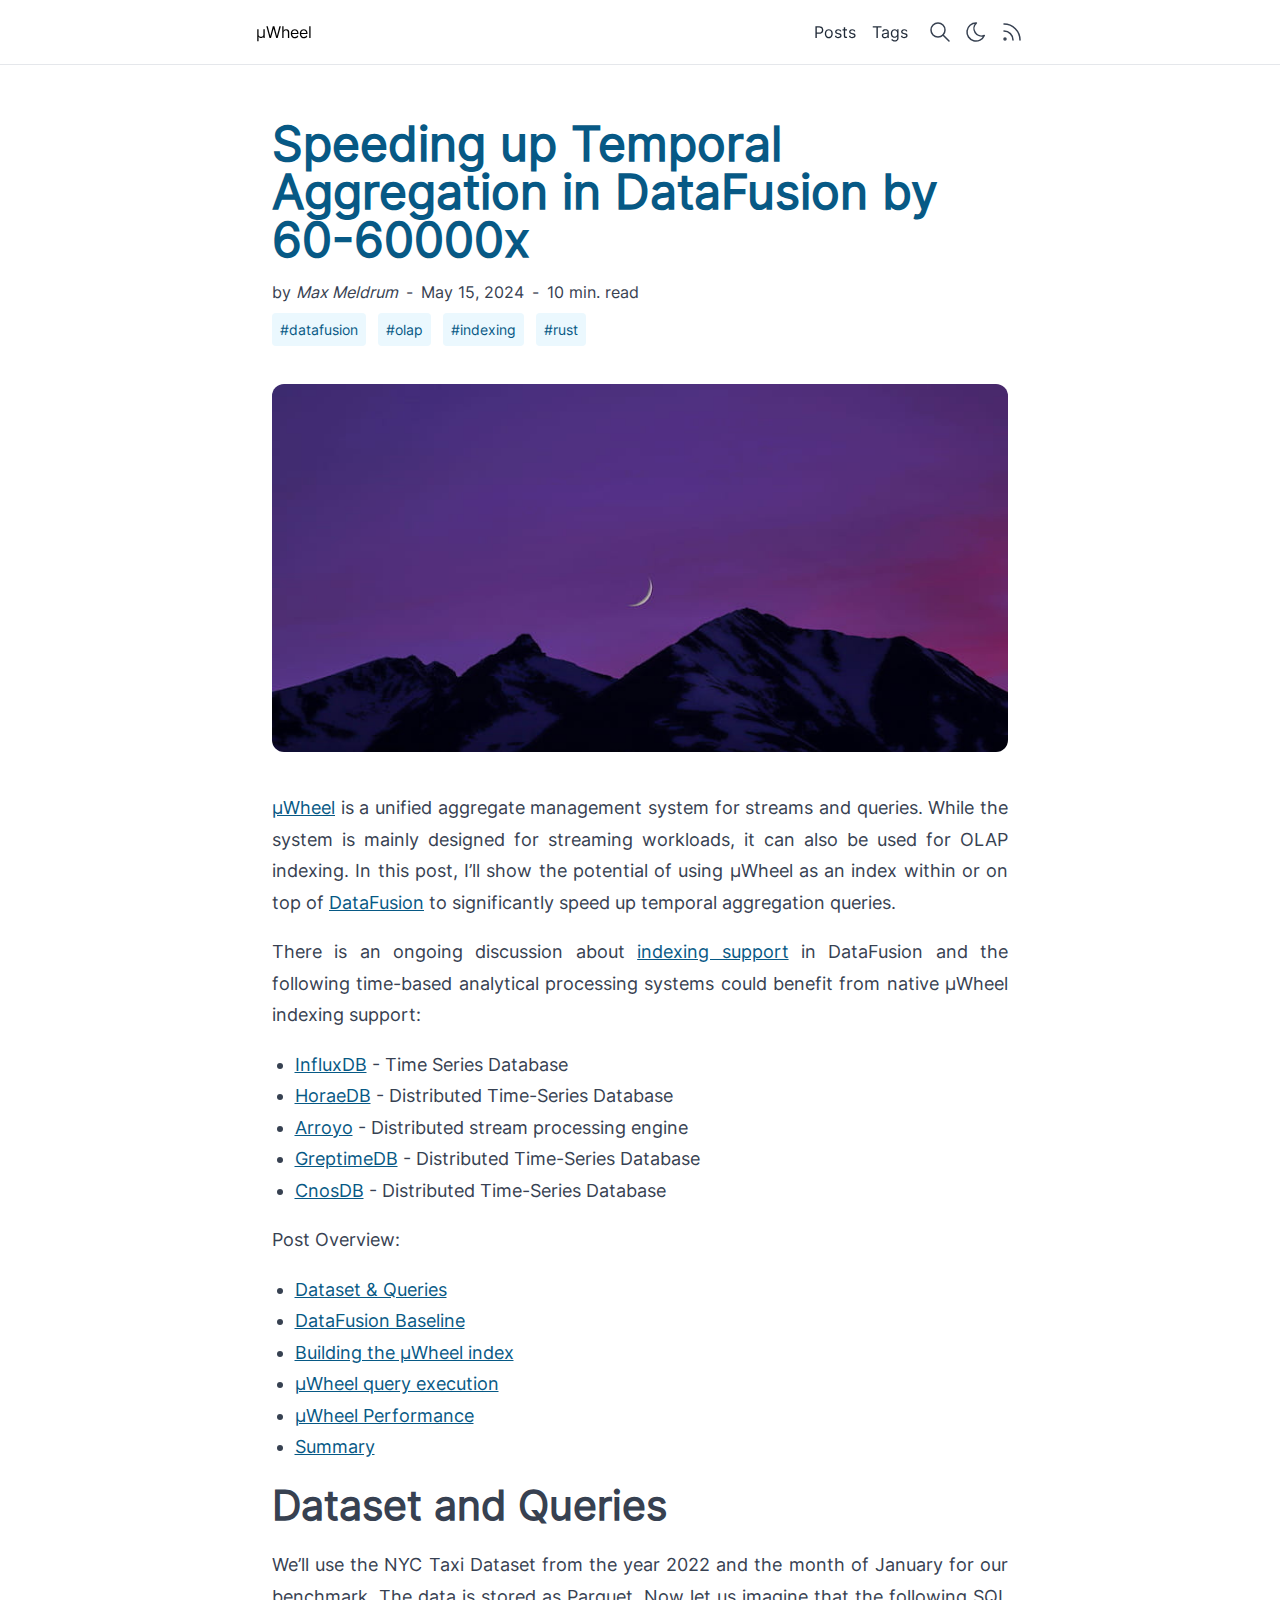
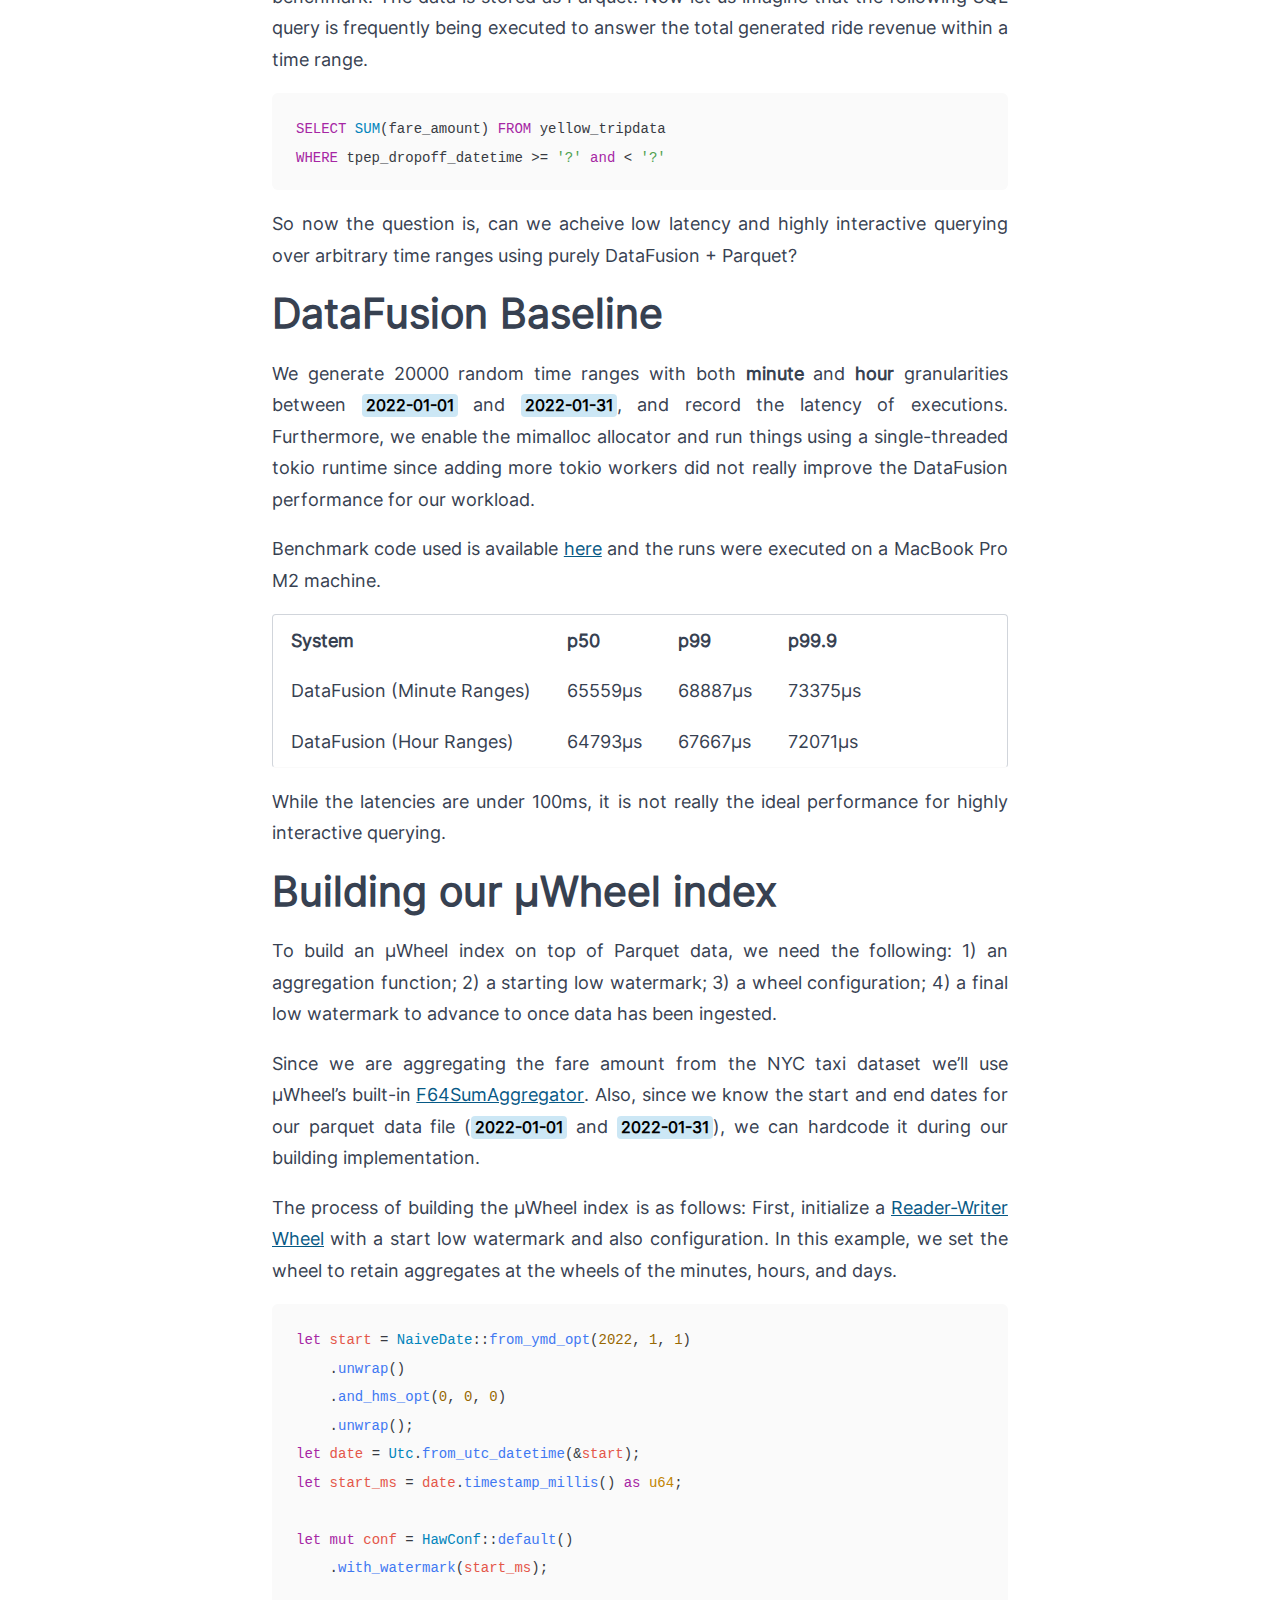
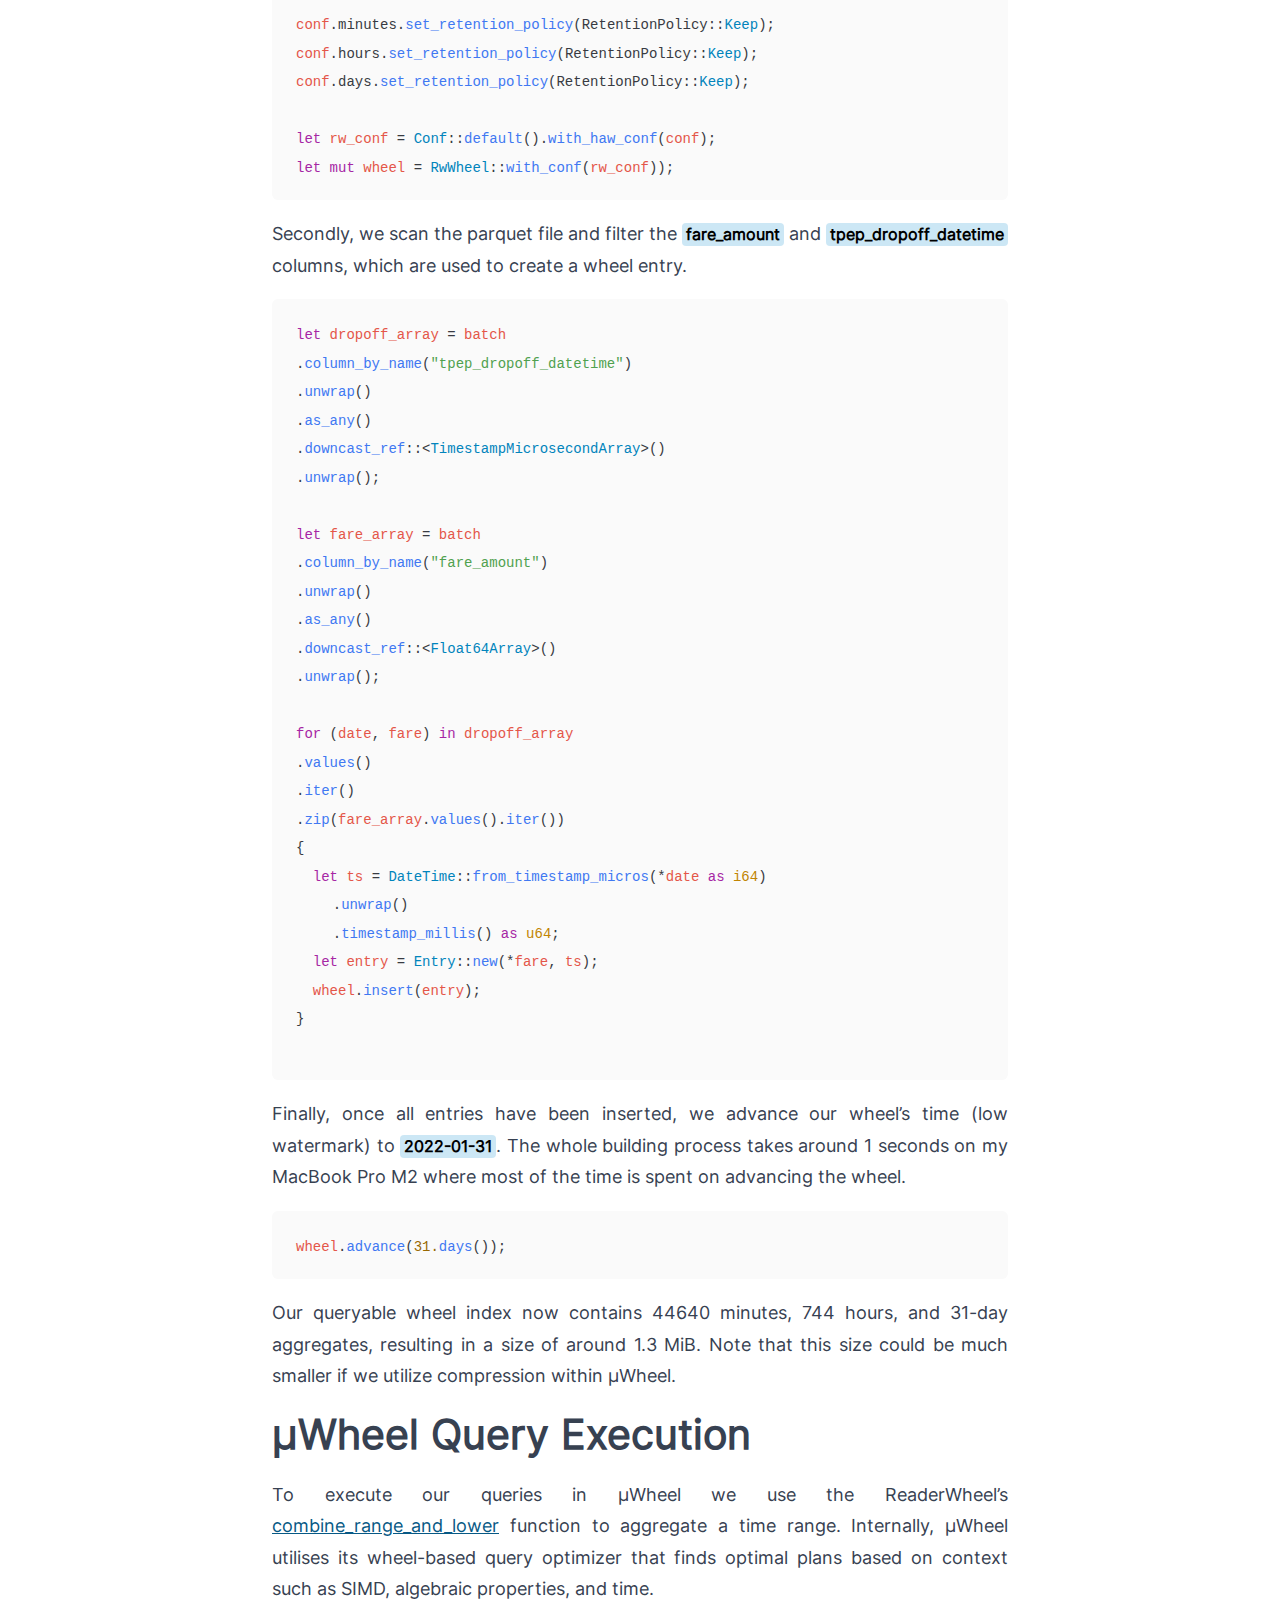
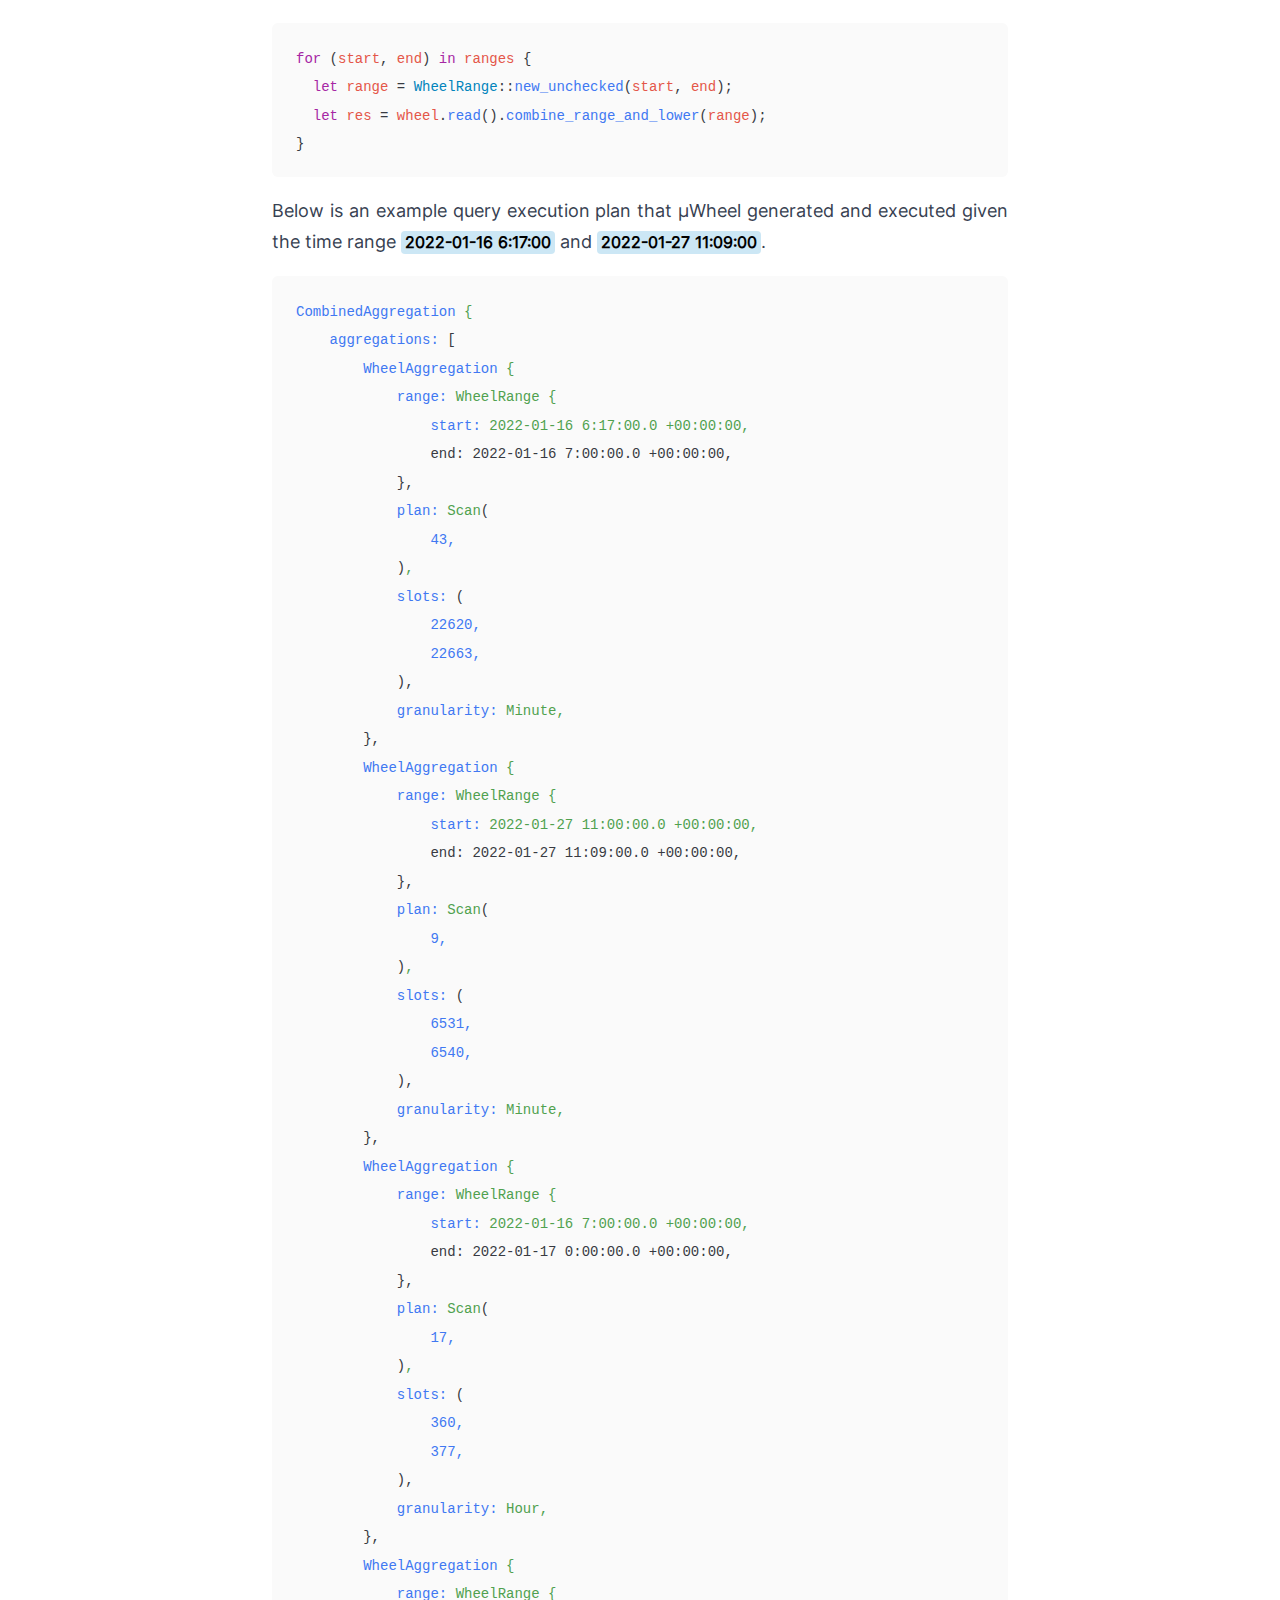
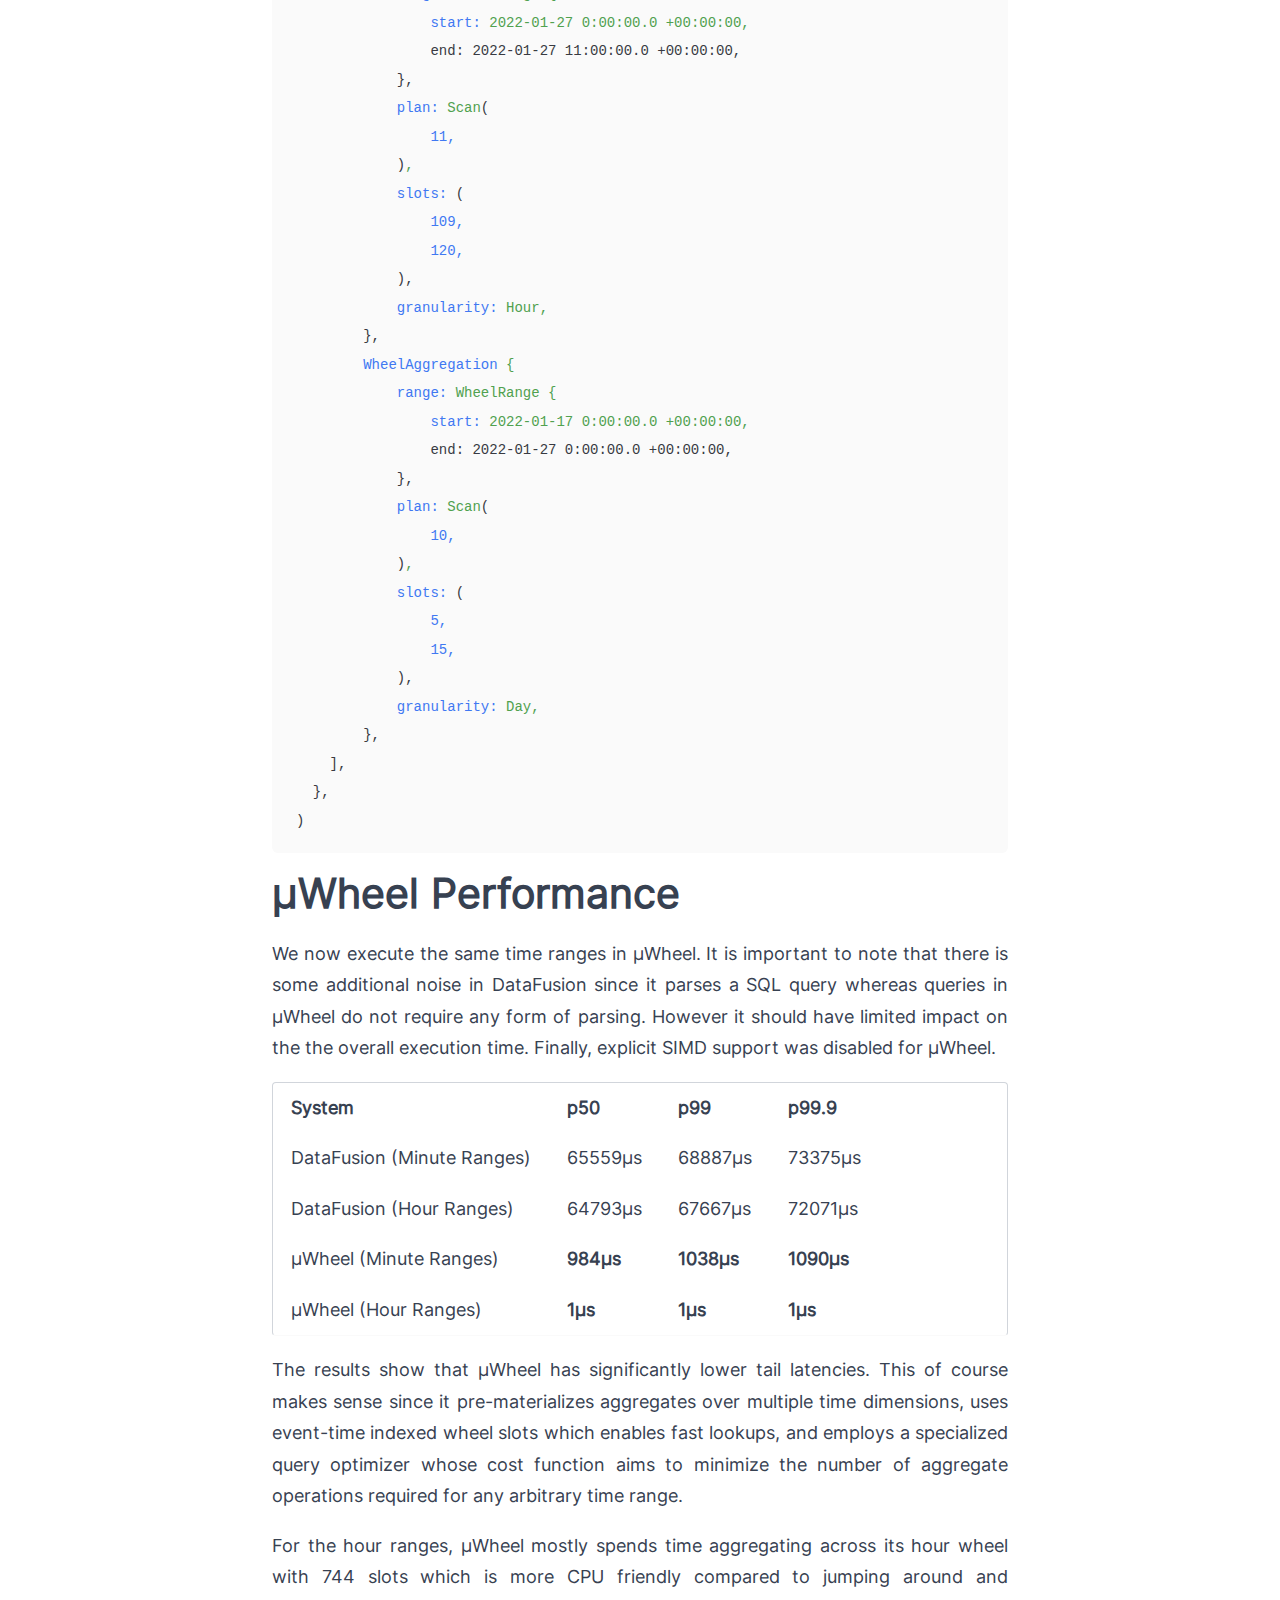
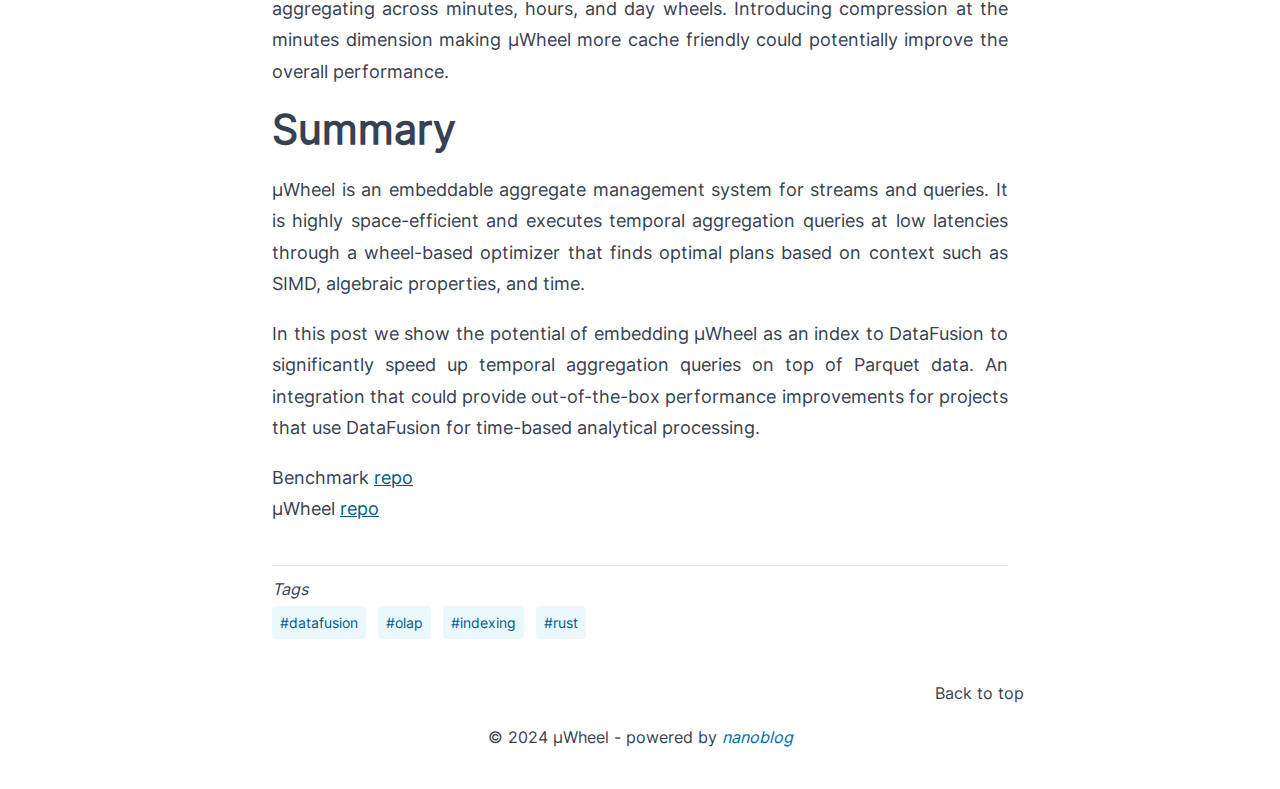
<file: post/datafusion/index.html>
<!DOCTYPE html><html lang="en"> <head><meta charset="utf-8"><meta name="viewport" content="width=device-width"><meta name="generator" content="Astro v4.11.3"><link rel="icon" type="image/x-icon" href="/favicon.ico"><link rel="sitemap" href="/sitemap-index.xml"><!-- SEO --><title>Speeding up Temporal Aggregation in DataFusion by 60-60000x | µWheel</title><meta name="title" content="Speeding up Temporal Aggregation in DataFusion by 60-60000x"><meta name="description" content="Using µWheel for Temporal OLAP Indexing"><meta name="author" content="Max Meldrum"><!-- OG --><meta property="og:title" content="Speeding up Temporal Aggregation in DataFusion by 60-60000x"><meta property="og:description" content="Using µWheel for Temporal OLAP Indexing"><meta property="og:url" content="https://uwheel.github.io/post/datafusion/"><meta property="og:image" content="https://uwheel.github.io/media/posts/berg4.jpg"><!-- Twitter --><meta property="twitter:card" content="summary_large_image"><meta property="twitter:url" content="https://uwheel.github.io/post/datafusion/"><meta property="twitter:title" content="Speeding up Temporal Aggregation in DataFusion by 60-60000x"><meta property="twitter:description" content="Using µWheel for Temporal OLAP Indexing"><meta name="astro-view-transitions-enabled" content="true"><meta name="astro-view-transitions-fallback" content="animate"><link rel="stylesheet" href="/_astro/index.CpSEASYn.css">
<style>@keyframes astroFadeInOut{0%{opacity:1}to{opacity:0}}@keyframes astroFadeIn{0%{opacity:0}}@keyframes astroFadeOut{to{opacity:0}}@keyframes astroSlideFromRight{0%{transform:translate(100%)}}@keyframes astroSlideFromLeft{0%{transform:translate(-100%)}}@keyframes astroSlideToRight{to{transform:translate(100%)}}@keyframes astroSlideToLeft{to{transform:translate(-100%)}}@media (prefers-reduced-motion){::view-transition-group(*),::view-transition-old(*),::view-transition-new(*){animation:none!important}[data-astro-transition-scope]{animation:none!important}}
@font-face{font-family:Inter;font-style:normal;font-display:swap;font-weight:400;src:url(/_astro/inter-cyrillic-ext-400-normal.tyfMZHQw.woff2) format("woff2"),url(/_astro/inter-cyrillic-ext-400-normal.CzG7Kr3z.woff) format("woff");unicode-range:U+0460-052F,U+1C80-1C88,U+20B4,U+2DE0-2DFF,U+A640-A69F,U+FE2E-FE2F}@font-face{font-family:Inter;font-style:normal;font-display:swap;font-weight:400;src:url(/_astro/inter-cyrillic-400-normal.Df6ckaLK.woff2) format("woff2"),url(/_astro/inter-cyrillic-400-normal.JrS_4yms.woff) format("woff");unicode-range:U+0301,U+0400-045F,U+0490-0491,U+04B0-04B1,U+2116}@font-face{font-family:Inter;font-style:normal;font-display:swap;font-weight:400;src:url(/_astro/inter-greek-ext-400-normal.CIdlr5YK.woff2) format("woff2"),url(/_astro/inter-greek-ext-400-normal._Rr29XE2.woff) format("woff");unicode-range:U+1F00-1FFF}@font-face{font-family:Inter;font-style:normal;font-display:swap;font-weight:400;src:url(/_astro/inter-greek-400-normal.DQXyrmoy.woff2) format("woff2"),url(/_astro/inter-greek-400-normal.DvIPHDQ7.woff) format("woff");unicode-range:U+0370-0377,U+037A-037F,U+0384-038A,U+038C,U+038E-03A1,U+03A3-03FF}@font-face{font-family:Inter;font-style:normal;font-display:swap;font-weight:400;src:url(/_astro/inter-vietnamese-400-normal.Cnt0N5Vm.woff2) format("woff2"),url(/_astro/inter-vietnamese-400-normal.DIOGfGLL.woff) format("woff");unicode-range:U+0102-0103,U+0110-0111,U+0128-0129,U+0168-0169,U+01A0-01A1,U+01AF-01B0,U+0300-0301,U+0303-0304,U+0308-0309,U+0323,U+0329,U+1EA0-1EF9,U+20AB}@font-face{font-family:Inter;font-style:normal;font-display:swap;font-weight:400;src:url(/_astro/inter-latin-ext-400-normal.D3W-OpO-.woff2) format("woff2"),url(/_astro/inter-latin-ext-400-normal.8tIzm-yw.woff) format("woff");unicode-range:U+0100-02AF,U+0304,U+0308,U+0329,U+1E00-1E9F,U+1EF2-1EFF,U+2020,U+20A0-20AB,U+20AD-20C0,U+2113,U+2C60-2C7F,U+A720-A7FF}@font-face{font-family:Inter;font-style:normal;font-display:swap;font-weight:400;src:url(/_astro/inter-latin-400-normal.BT1H-PT_.woff2) format("woff2"),url(/_astro/inter-latin-400-normal.Cdi8t5Mu.woff) format("woff");unicode-range:U+0000-00FF,U+0131,U+0152-0153,U+02BB-02BC,U+02C6,U+02DA,U+02DC,U+0304,U+0308,U+0329,U+2000-206F,U+2074,U+20AC,U+2122,U+2191,U+2193,U+2212,U+2215,U+FEFF,U+FFFD}.astro-route-announcer{position:absolute;left:0;top:0;clip:rect(0 0 0 0);clip-path:inset(50%);overflow:hidden;white-space:nowrap;width:1px;height:1px}:not(.astro-code *){font-family:Inter,sans-serif}
:target{scroll-margin-top:80px!important}article a{color:#075985!important}.dark article a{color:#38bdf8!important}article table{table-layout:auto;border:1px solid #d1d5db;border-radius:4px}article table{border-bottom:1px solid #fafafa}.dark article table{border:1px solid #374151}code:before,code:after{display:none}.astro-code{font-size:16px}p code{border-radius:4px;padding:2px 4px;white-space:normal!important}.dark p code{color:#d0d0d0!important;background:#07598566!important}html:not(.dark) p code{color:#000!important;background:#7fc3e766!important}.dark article blockquote{border-left-color:#064566!important}html:not(.dark) article blockquote{border-left-width:.25rem;border-left-style:solid;border-left-color:#63c8ff!important}html.dark .astro-code,html.dark .astro-code span{color:var(--shiki-dark)!important;background-color:var(--shiki-dark-bg)!important;font-style:var(--shiki-dark-font-style)!important;font-weight:var(--shiki-dark-font-weight)!important;text-decoration:var(--shiki-dark-text-decoration)!important}
</style><script type="module" src="/_astro/hoisted.y0zVRpc3.js"></script>
<script type="module" src="/_astro/page.D0Zdqonr.js"></script><style>[data-astro-transition-scope="astro-x7amp3kc-1"] { view-transition-name: astro-x7amp3kc-1; }@layer astro { ::view-transition-old(astro-x7amp3kc-1) { 
	animation-duration: 180ms;
	animation-timing-function: cubic-bezier(0.76, 0, 0.24, 1);
	animation-fill-mode: both;
	animation-name: astroFadeOut; }::view-transition-new(astro-x7amp3kc-1) { 
	animation-duration: 180ms;
	animation-timing-function: cubic-bezier(0.76, 0, 0.24, 1);
	animation-fill-mode: both;
	animation-name: astroFadeIn; }[data-astro-transition=back]::view-transition-old(astro-x7amp3kc-1) { 
	animation-duration: 180ms;
	animation-timing-function: cubic-bezier(0.76, 0, 0.24, 1);
	animation-fill-mode: both;
	animation-name: astroFadeOut; }[data-astro-transition=back]::view-transition-new(astro-x7amp3kc-1) { 
	animation-duration: 180ms;
	animation-timing-function: cubic-bezier(0.76, 0, 0.24, 1);
	animation-fill-mode: both;
	animation-name: astroFadeIn; } }[data-astro-transition-fallback="old"] [data-astro-transition-scope="astro-x7amp3kc-1"],
			[data-astro-transition-fallback="old"][data-astro-transition-scope="astro-x7amp3kc-1"] { 
	animation-duration: 180ms;
	animation-timing-function: cubic-bezier(0.76, 0, 0.24, 1);
	animation-fill-mode: both;
	animation-name: astroFadeOut; }[data-astro-transition-fallback="new"] [data-astro-transition-scope="astro-x7amp3kc-1"],
			[data-astro-transition-fallback="new"][data-astro-transition-scope="astro-x7amp3kc-1"] { 
	animation-duration: 180ms;
	animation-timing-function: cubic-bezier(0.76, 0, 0.24, 1);
	animation-fill-mode: both;
	animation-name: astroFadeIn; }[data-astro-transition=back][data-astro-transition-fallback="old"] [data-astro-transition-scope="astro-x7amp3kc-1"],
			[data-astro-transition=back][data-astro-transition-fallback="old"][data-astro-transition-scope="astro-x7amp3kc-1"] { 
	animation-duration: 180ms;
	animation-timing-function: cubic-bezier(0.76, 0, 0.24, 1);
	animation-fill-mode: both;
	animation-name: astroFadeOut; }[data-astro-transition=back][data-astro-transition-fallback="new"] [data-astro-transition-scope="astro-x7amp3kc-1"],
			[data-astro-transition=back][data-astro-transition-fallback="new"][data-astro-transition-scope="astro-x7amp3kc-1"] { 
	animation-duration: 180ms;
	animation-timing-function: cubic-bezier(0.76, 0, 0.24, 1);
	animation-fill-mode: both;
	animation-name: astroFadeIn; }</style><style>[data-astro-transition-scope="astro-x7amp3kc-2"] { view-transition-name: astro-x7amp3kc-2; }@layer astro { ::view-transition-old(astro-x7amp3kc-2) { 
	animation-duration: 180ms;
	animation-timing-function: cubic-bezier(0.76, 0, 0.24, 1);
	animation-fill-mode: both;
	animation-name: astroFadeOut; }::view-transition-new(astro-x7amp3kc-2) { 
	animation-duration: 180ms;
	animation-timing-function: cubic-bezier(0.76, 0, 0.24, 1);
	animation-fill-mode: both;
	animation-name: astroFadeIn; }[data-astro-transition=back]::view-transition-old(astro-x7amp3kc-2) { 
	animation-duration: 180ms;
	animation-timing-function: cubic-bezier(0.76, 0, 0.24, 1);
	animation-fill-mode: both;
	animation-name: astroFadeOut; }[data-astro-transition=back]::view-transition-new(astro-x7amp3kc-2) { 
	animation-duration: 180ms;
	animation-timing-function: cubic-bezier(0.76, 0, 0.24, 1);
	animation-fill-mode: both;
	animation-name: astroFadeIn; } }[data-astro-transition-fallback="old"] [data-astro-transition-scope="astro-x7amp3kc-2"],
			[data-astro-transition-fallback="old"][data-astro-transition-scope="astro-x7amp3kc-2"] { 
	animation-duration: 180ms;
	animation-timing-function: cubic-bezier(0.76, 0, 0.24, 1);
	animation-fill-mode: both;
	animation-name: astroFadeOut; }[data-astro-transition-fallback="new"] [data-astro-transition-scope="astro-x7amp3kc-2"],
			[data-astro-transition-fallback="new"][data-astro-transition-scope="astro-x7amp3kc-2"] { 
	animation-duration: 180ms;
	animation-timing-function: cubic-bezier(0.76, 0, 0.24, 1);
	animation-fill-mode: both;
	animation-name: astroFadeIn; }[data-astro-transition=back][data-astro-transition-fallback="old"] [data-astro-transition-scope="astro-x7amp3kc-2"],
			[data-astro-transition=back][data-astro-transition-fallback="old"][data-astro-transition-scope="astro-x7amp3kc-2"] { 
	animation-duration: 180ms;
	animation-timing-function: cubic-bezier(0.76, 0, 0.24, 1);
	animation-fill-mode: both;
	animation-name: astroFadeOut; }[data-astro-transition=back][data-astro-transition-fallback="new"] [data-astro-transition-scope="astro-x7amp3kc-2"],
			[data-astro-transition=back][data-astro-transition-fallback="new"][data-astro-transition-scope="astro-x7amp3kc-2"] { 
	animation-duration: 180ms;
	animation-timing-function: cubic-bezier(0.76, 0, 0.24, 1);
	animation-fill-mode: both;
	animation-name: astroFadeIn; }</style><style>[data-astro-transition-scope="astro-x7amp3kc-3"] { view-transition-name: astro-x7amp3kc-3; }@layer astro { ::view-transition-old(astro-x7amp3kc-3) { 
	animation-duration: 180ms;
	animation-timing-function: cubic-bezier(0.76, 0, 0.24, 1);
	animation-fill-mode: both;
	animation-name: astroFadeOut; }::view-transition-new(astro-x7amp3kc-3) { 
	animation-duration: 180ms;
	animation-timing-function: cubic-bezier(0.76, 0, 0.24, 1);
	animation-fill-mode: both;
	animation-name: astroFadeIn; }[data-astro-transition=back]::view-transition-old(astro-x7amp3kc-3) { 
	animation-duration: 180ms;
	animation-timing-function: cubic-bezier(0.76, 0, 0.24, 1);
	animation-fill-mode: both;
	animation-name: astroFadeOut; }[data-astro-transition=back]::view-transition-new(astro-x7amp3kc-3) { 
	animation-duration: 180ms;
	animation-timing-function: cubic-bezier(0.76, 0, 0.24, 1);
	animation-fill-mode: both;
	animation-name: astroFadeIn; } }[data-astro-transition-fallback="old"] [data-astro-transition-scope="astro-x7amp3kc-3"],
			[data-astro-transition-fallback="old"][data-astro-transition-scope="astro-x7amp3kc-3"] { 
	animation-duration: 180ms;
	animation-timing-function: cubic-bezier(0.76, 0, 0.24, 1);
	animation-fill-mode: both;
	animation-name: astroFadeOut; }[data-astro-transition-fallback="new"] [data-astro-transition-scope="astro-x7amp3kc-3"],
			[data-astro-transition-fallback="new"][data-astro-transition-scope="astro-x7amp3kc-3"] { 
	animation-duration: 180ms;
	animation-timing-function: cubic-bezier(0.76, 0, 0.24, 1);
	animation-fill-mode: both;
	animation-name: astroFadeIn; }[data-astro-transition=back][data-astro-transition-fallback="old"] [data-astro-transition-scope="astro-x7amp3kc-3"],
			[data-astro-transition=back][data-astro-transition-fallback="old"][data-astro-transition-scope="astro-x7amp3kc-3"] { 
	animation-duration: 180ms;
	animation-timing-function: cubic-bezier(0.76, 0, 0.24, 1);
	animation-fill-mode: both;
	animation-name: astroFadeOut; }[data-astro-transition=back][data-astro-transition-fallback="new"] [data-astro-transition-scope="astro-x7amp3kc-3"],
			[data-astro-transition=back][data-astro-transition-fallback="new"][data-astro-transition-scope="astro-x7amp3kc-3"] { 
	animation-duration: 180ms;
	animation-timing-function: cubic-bezier(0.76, 0, 0.24, 1);
	animation-fill-mode: both;
	animation-name: astroFadeIn; }</style><style>[data-astro-transition-scope="astro-x7amp3kc-4"] { view-transition-name: astro-x7amp3kc-4; }@layer astro { ::view-transition-old(astro-x7amp3kc-4) { 
	animation-duration: 180ms;
	animation-timing-function: cubic-bezier(0.76, 0, 0.24, 1);
	animation-fill-mode: both;
	animation-name: astroFadeOut; }::view-transition-new(astro-x7amp3kc-4) { 
	animation-duration: 180ms;
	animation-timing-function: cubic-bezier(0.76, 0, 0.24, 1);
	animation-fill-mode: both;
	animation-name: astroFadeIn; }[data-astro-transition=back]::view-transition-old(astro-x7amp3kc-4) { 
	animation-duration: 180ms;
	animation-timing-function: cubic-bezier(0.76, 0, 0.24, 1);
	animation-fill-mode: both;
	animation-name: astroFadeOut; }[data-astro-transition=back]::view-transition-new(astro-x7amp3kc-4) { 
	animation-duration: 180ms;
	animation-timing-function: cubic-bezier(0.76, 0, 0.24, 1);
	animation-fill-mode: both;
	animation-name: astroFadeIn; } }[data-astro-transition-fallback="old"] [data-astro-transition-scope="astro-x7amp3kc-4"],
			[data-astro-transition-fallback="old"][data-astro-transition-scope="astro-x7amp3kc-4"] { 
	animation-duration: 180ms;
	animation-timing-function: cubic-bezier(0.76, 0, 0.24, 1);
	animation-fill-mode: both;
	animation-name: astroFadeOut; }[data-astro-transition-fallback="new"] [data-astro-transition-scope="astro-x7amp3kc-4"],
			[data-astro-transition-fallback="new"][data-astro-transition-scope="astro-x7amp3kc-4"] { 
	animation-duration: 180ms;
	animation-timing-function: cubic-bezier(0.76, 0, 0.24, 1);
	animation-fill-mode: both;
	animation-name: astroFadeIn; }[data-astro-transition=back][data-astro-transition-fallback="old"] [data-astro-transition-scope="astro-x7amp3kc-4"],
			[data-astro-transition=back][data-astro-transition-fallback="old"][data-astro-transition-scope="astro-x7amp3kc-4"] { 
	animation-duration: 180ms;
	animation-timing-function: cubic-bezier(0.76, 0, 0.24, 1);
	animation-fill-mode: both;
	animation-name: astroFadeOut; }[data-astro-transition=back][data-astro-transition-fallback="new"] [data-astro-transition-scope="astro-x7amp3kc-4"],
			[data-astro-transition=back][data-astro-transition-fallback="new"][data-astro-transition-scope="astro-x7amp3kc-4"] { 
	animation-duration: 180ms;
	animation-timing-function: cubic-bezier(0.76, 0, 0.24, 1);
	animation-fill-mode: both;
	animation-name: astroFadeIn; }</style><style>[data-astro-transition-scope="astro-x7amp3kc-5"] { view-transition-name: datafusion; }@layer astro { ::view-transition-old(datafusion) { 
	animation-duration: 180ms;
	animation-timing-function: cubic-bezier(0.76, 0, 0.24, 1);
	animation-fill-mode: both;
	animation-name: astroFadeOut; }::view-transition-new(datafusion) { 
	animation-duration: 180ms;
	animation-timing-function: cubic-bezier(0.76, 0, 0.24, 1);
	animation-fill-mode: both;
	animation-name: astroFadeIn; }[data-astro-transition=back]::view-transition-old(datafusion) { 
	animation-duration: 180ms;
	animation-timing-function: cubic-bezier(0.76, 0, 0.24, 1);
	animation-fill-mode: both;
	animation-name: astroFadeOut; }[data-astro-transition=back]::view-transition-new(datafusion) { 
	animation-duration: 180ms;
	animation-timing-function: cubic-bezier(0.76, 0, 0.24, 1);
	animation-fill-mode: both;
	animation-name: astroFadeIn; } }[data-astro-transition-fallback="old"] [data-astro-transition-scope="astro-x7amp3kc-5"],
			[data-astro-transition-fallback="old"][data-astro-transition-scope="astro-x7amp3kc-5"] { 
	animation-duration: 180ms;
	animation-timing-function: cubic-bezier(0.76, 0, 0.24, 1);
	animation-fill-mode: both;
	animation-name: astroFadeOut; }[data-astro-transition-fallback="new"] [data-astro-transition-scope="astro-x7amp3kc-5"],
			[data-astro-transition-fallback="new"][data-astro-transition-scope="astro-x7amp3kc-5"] { 
	animation-duration: 180ms;
	animation-timing-function: cubic-bezier(0.76, 0, 0.24, 1);
	animation-fill-mode: both;
	animation-name: astroFadeIn; }[data-astro-transition=back][data-astro-transition-fallback="old"] [data-astro-transition-scope="astro-x7amp3kc-5"],
			[data-astro-transition=back][data-astro-transition-fallback="old"][data-astro-transition-scope="astro-x7amp3kc-5"] { 
	animation-duration: 180ms;
	animation-timing-function: cubic-bezier(0.76, 0, 0.24, 1);
	animation-fill-mode: both;
	animation-name: astroFadeOut; }[data-astro-transition=back][data-astro-transition-fallback="new"] [data-astro-transition-scope="astro-x7amp3kc-5"],
			[data-astro-transition=back][data-astro-transition-fallback="new"][data-astro-transition-scope="astro-x7amp3kc-5"] { 
	animation-duration: 180ms;
	animation-timing-function: cubic-bezier(0.76, 0, 0.24, 1);
	animation-fill-mode: both;
	animation-name: astroFadeIn; }</style><style>[data-astro-transition-scope="astro-x7amp3kc-6"] { view-transition-name: olap; }@layer astro { ::view-transition-old(olap) { 
	animation-duration: 180ms;
	animation-timing-function: cubic-bezier(0.76, 0, 0.24, 1);
	animation-fill-mode: both;
	animation-name: astroFadeOut; }::view-transition-new(olap) { 
	animation-duration: 180ms;
	animation-timing-function: cubic-bezier(0.76, 0, 0.24, 1);
	animation-fill-mode: both;
	animation-name: astroFadeIn; }[data-astro-transition=back]::view-transition-old(olap) { 
	animation-duration: 180ms;
	animation-timing-function: cubic-bezier(0.76, 0, 0.24, 1);
	animation-fill-mode: both;
	animation-name: astroFadeOut; }[data-astro-transition=back]::view-transition-new(olap) { 
	animation-duration: 180ms;
	animation-timing-function: cubic-bezier(0.76, 0, 0.24, 1);
	animation-fill-mode: both;
	animation-name: astroFadeIn; } }[data-astro-transition-fallback="old"] [data-astro-transition-scope="astro-x7amp3kc-6"],
			[data-astro-transition-fallback="old"][data-astro-transition-scope="astro-x7amp3kc-6"] { 
	animation-duration: 180ms;
	animation-timing-function: cubic-bezier(0.76, 0, 0.24, 1);
	animation-fill-mode: both;
	animation-name: astroFadeOut; }[data-astro-transition-fallback="new"] [data-astro-transition-scope="astro-x7amp3kc-6"],
			[data-astro-transition-fallback="new"][data-astro-transition-scope="astro-x7amp3kc-6"] { 
	animation-duration: 180ms;
	animation-timing-function: cubic-bezier(0.76, 0, 0.24, 1);
	animation-fill-mode: both;
	animation-name: astroFadeIn; }[data-astro-transition=back][data-astro-transition-fallback="old"] [data-astro-transition-scope="astro-x7amp3kc-6"],
			[data-astro-transition=back][data-astro-transition-fallback="old"][data-astro-transition-scope="astro-x7amp3kc-6"] { 
	animation-duration: 180ms;
	animation-timing-function: cubic-bezier(0.76, 0, 0.24, 1);
	animation-fill-mode: both;
	animation-name: astroFadeOut; }[data-astro-transition=back][data-astro-transition-fallback="new"] [data-astro-transition-scope="astro-x7amp3kc-6"],
			[data-astro-transition=back][data-astro-transition-fallback="new"][data-astro-transition-scope="astro-x7amp3kc-6"] { 
	animation-duration: 180ms;
	animation-timing-function: cubic-bezier(0.76, 0, 0.24, 1);
	animation-fill-mode: both;
	animation-name: astroFadeIn; }</style><style>[data-astro-transition-scope="astro-x7amp3kc-7"] { view-transition-name: indexing; }@layer astro { ::view-transition-old(indexing) { 
	animation-duration: 180ms;
	animation-timing-function: cubic-bezier(0.76, 0, 0.24, 1);
	animation-fill-mode: both;
	animation-name: astroFadeOut; }::view-transition-new(indexing) { 
	animation-duration: 180ms;
	animation-timing-function: cubic-bezier(0.76, 0, 0.24, 1);
	animation-fill-mode: both;
	animation-name: astroFadeIn; }[data-astro-transition=back]::view-transition-old(indexing) { 
	animation-duration: 180ms;
	animation-timing-function: cubic-bezier(0.76, 0, 0.24, 1);
	animation-fill-mode: both;
	animation-name: astroFadeOut; }[data-astro-transition=back]::view-transition-new(indexing) { 
	animation-duration: 180ms;
	animation-timing-function: cubic-bezier(0.76, 0, 0.24, 1);
	animation-fill-mode: both;
	animation-name: astroFadeIn; } }[data-astro-transition-fallback="old"] [data-astro-transition-scope="astro-x7amp3kc-7"],
			[data-astro-transition-fallback="old"][data-astro-transition-scope="astro-x7amp3kc-7"] { 
	animation-duration: 180ms;
	animation-timing-function: cubic-bezier(0.76, 0, 0.24, 1);
	animation-fill-mode: both;
	animation-name: astroFadeOut; }[data-astro-transition-fallback="new"] [data-astro-transition-scope="astro-x7amp3kc-7"],
			[data-astro-transition-fallback="new"][data-astro-transition-scope="astro-x7amp3kc-7"] { 
	animation-duration: 180ms;
	animation-timing-function: cubic-bezier(0.76, 0, 0.24, 1);
	animation-fill-mode: both;
	animation-name: astroFadeIn; }[data-astro-transition=back][data-astro-transition-fallback="old"] [data-astro-transition-scope="astro-x7amp3kc-7"],
			[data-astro-transition=back][data-astro-transition-fallback="old"][data-astro-transition-scope="astro-x7amp3kc-7"] { 
	animation-duration: 180ms;
	animation-timing-function: cubic-bezier(0.76, 0, 0.24, 1);
	animation-fill-mode: both;
	animation-name: astroFadeOut; }[data-astro-transition=back][data-astro-transition-fallback="new"] [data-astro-transition-scope="astro-x7amp3kc-7"],
			[data-astro-transition=back][data-astro-transition-fallback="new"][data-astro-transition-scope="astro-x7amp3kc-7"] { 
	animation-duration: 180ms;
	animation-timing-function: cubic-bezier(0.76, 0, 0.24, 1);
	animation-fill-mode: both;
	animation-name: astroFadeIn; }</style><style>[data-astro-transition-scope="astro-x7amp3kc-8"] { view-transition-name: rust; }@layer astro { ::view-transition-old(rust) { 
	animation-duration: 180ms;
	animation-timing-function: cubic-bezier(0.76, 0, 0.24, 1);
	animation-fill-mode: both;
	animation-name: astroFadeOut; }::view-transition-new(rust) { 
	animation-duration: 180ms;
	animation-timing-function: cubic-bezier(0.76, 0, 0.24, 1);
	animation-fill-mode: both;
	animation-name: astroFadeIn; }[data-astro-transition=back]::view-transition-old(rust) { 
	animation-duration: 180ms;
	animation-timing-function: cubic-bezier(0.76, 0, 0.24, 1);
	animation-fill-mode: both;
	animation-name: astroFadeOut; }[data-astro-transition=back]::view-transition-new(rust) { 
	animation-duration: 180ms;
	animation-timing-function: cubic-bezier(0.76, 0, 0.24, 1);
	animation-fill-mode: both;
	animation-name: astroFadeIn; } }[data-astro-transition-fallback="old"] [data-astro-transition-scope="astro-x7amp3kc-8"],
			[data-astro-transition-fallback="old"][data-astro-transition-scope="astro-x7amp3kc-8"] { 
	animation-duration: 180ms;
	animation-timing-function: cubic-bezier(0.76, 0, 0.24, 1);
	animation-fill-mode: both;
	animation-name: astroFadeOut; }[data-astro-transition-fallback="new"] [data-astro-transition-scope="astro-x7amp3kc-8"],
			[data-astro-transition-fallback="new"][data-astro-transition-scope="astro-x7amp3kc-8"] { 
	animation-duration: 180ms;
	animation-timing-function: cubic-bezier(0.76, 0, 0.24, 1);
	animation-fill-mode: both;
	animation-name: astroFadeIn; }[data-astro-transition=back][data-astro-transition-fallback="old"] [data-astro-transition-scope="astro-x7amp3kc-8"],
			[data-astro-transition=back][data-astro-transition-fallback="old"][data-astro-transition-scope="astro-x7amp3kc-8"] { 
	animation-duration: 180ms;
	animation-timing-function: cubic-bezier(0.76, 0, 0.24, 1);
	animation-fill-mode: both;
	animation-name: astroFadeOut; }[data-astro-transition=back][data-astro-transition-fallback="new"] [data-astro-transition-scope="astro-x7amp3kc-8"],
			[data-astro-transition=back][data-astro-transition-fallback="new"][data-astro-transition-scope="astro-x7amp3kc-8"] { 
	animation-duration: 180ms;
	animation-timing-function: cubic-bezier(0.76, 0, 0.24, 1);
	animation-fill-mode: both;
	animation-name: astroFadeIn; }</style></head> <body class="text-gray-700 dark:text-gray-400 dark:bg-gray-950"> <header class="backdrop-blur w-full px-8 py-5 fixed z-10 border-b dark:border-gray-900 bg-white/80 dark:bg-gray-950/75"> <div class="flex items-center gap-5 mx-auto w-full max-w-3xl"> <a class="text-black dark:text-white font-medium transition-colors hover:brightness-80" href="/" class="text-lg"> <!-- SETUP: If you have a logo, replace this component with it --><span> µWheel </span> </a> <div class="flex-grow"></div> <div class="flex items-center gap-4"> <a href="/posts" class="text-gray-800 dark:text-gray-400 transition-colors hover:brightness-80"> Posts </a><a href="/tags" class="text-gray-800 dark:text-gray-400 transition-colors hover:brightness-80"> Tags </a> </div> <div class="flex items-center gap-3"> <a href="/search" aria-label="Search content" class="transition-all hover:brightness-80 hover:scale-105"> <svg xmlns="http://www.w3.org/2000/svg" class="icon icon-tabler icon-tabler-search" width="24" height="24" viewBox="0 0 24 24" stroke-width="1.5" stroke="currentColor" fill="none" stroke-linecap="round" stroke-linejoin="round"><path stroke="none" d="M0 0h24v24H0z" fill="none"></path><path d="M10 10m-7 0a7 7 0 1 0 14 0a7 7 0 1 0 -14 0"></path><path d="M21 21l-6 -6"></path></svg> </a> <button aria-label="Switch theme" class="theme-switch transition-all hover:brightness-80 hover:scale-105"> <svg xmlns="http://www.w3.org/2000/svg" width="24" height="24" viewBox="0 0 24 24" stroke-width="1.5" stroke="currentColor" fill="none" stroke-linecap="round" stroke-linejoin="round"><path stroke="none" d="M0 0h24v24H0z" fill="none"></path><path d="M12 3c.132 0 .263 0 .393 0a7.5 7.5 0 0 0 7.92 12.446a9 9 0 1 1 -8.313 -12.454z"></path></svg> </button> <script>
  const iconMoon = `<svg xmlns="http://www.w3.org/2000/svg" width="24" height="24" viewBox="0 0 24 24" stroke-width="1.5" stroke="currentColor" fill="none" stroke-linecap="round" stroke-linejoin="round"><path stroke="none" d="M0 0h24v24H0z" fill="none"/><path d="M12 3c.132 0 .263 0 .393 0a7.5 7.5 0 0 0 7.92 12.446a9 9 0 1 1 -8.313 -12.454z" /></svg>`;
  const iconSun = `<svg xmlns="http://www.w3.org/2000/svg" width="24" height="24" viewBox="0 0 24 24" stroke-width="1.5" stroke="currentColor" fill="none" stroke-linecap="round" stroke-linejoin="round"><path stroke="none" d="M0 0h24v24H0z" fill="none"/><path d="M12 12m-4 0a4 4 0 1 0 8 0a4 4 0 1 0 -8 0" /><path d="M3 12h1m8 -9v1m8 8h1m-9 8v1m-6.4 -15.4l.7 .7m12.1 -.7l-.7 .7m0 11.4l.7 .7m-12.1 -.7l-.7 .7" /></svg>`;

  function theme() {
    const local = localStorage.getItem("theme");
    if (local) {
      return local;
    }
    if (window.matchMedia("(prefers-color-scheme: dark)").matches) {
      return "dark";
    }
    return "light";
  }

  function registerStuff(document) {
    const root = document.documentElement;
    const themeSwitch = document.querySelector(".theme-switch");

    if (theme() === "light") {
      root.classList.remove("dark");
      themeSwitch.innerHTML = iconMoon;
    } else {
      root.classList.add("dark");
      themeSwitch.innerHTML = iconSun;
    }

    themeSwitch.addEventListener("click", () => {
      const isDark = root.classList.contains("dark");
      localStorage.setItem("theme", isDark ? "light" : "dark");
      console.log(isDark);

      if (isDark) {
        root.classList.remove("dark");
        themeSwitch.innerHTML = iconMoon;
      } else {
        root.classList.add("dark");
        themeSwitch.innerHTML = iconSun;
      }
    });
  }

  registerStuff(document);

  document.addEventListener("astro:after-swap", (ev) => {
    registerStuff(document);
  });
</script> <a target="_blank" href="/rss.xml" aria-label="Get RSS feed" class="transition-all hover:brightness-80 hover:scale-105"> <svg xmlns="http://www.w3.org/2000/svg" class="icon icon-tabler icon-tabler-rss" width="24" height="24" viewBox="0 0 24 24" stroke-width="1.5" stroke="currentColor" fill="none" stroke-linecap="round" stroke-linejoin="round">  <path stroke="none" d="M0 0h24v24H0z" fill="none"></path> <path d="M5 19m-1 0a1 1 0 1 0 2 0a1 1 0 1 0 -2 0"></path> <path d="M4 4a16 16 0 0 1 16 16"></path> <path d="M4 11a9 9 0 0 1 9 9"></path>  </svg> </a> </div> </div> </header> <main class="px-4 pt-30 mx-auto max-w-3xl">   <div class="reading-progress z-10 fixed left-0 top-0 h-1 dark:bg-sky-500 bg-sky-700 opacity-75"></div> <script>
  /**
   * Gets the vertical scroll percent (0.0 - 1.0)
   */
  function getScrollPercent() {
    const doc = document.documentElement;
    const body = document.body;

    return (
      (doc.scrollTop || body.scrollTop) /
      ((doc.scrollHeight || body.scrollHeight) - doc.clientHeight)
    );
  }

  document.addEventListener("astro:page-load", () => {
    document.addEventListener("scroll", () => {
      const el = document.querySelector(".reading-progress");
      if (el) {
        el.style.width = `${getScrollPercent() * 100}%`;
      }
    });
  });
</script> <div class="flex flex-col gap-4"> <h1 class="text-sky-800 dark:text-sky-400 text-4xl md:text-5xl font-bold"> Speeding up Temporal Aggregation in DataFusion by 60-60000x </h1> <div class="flex items-center gap-2">  <div>
by <i>Max Meldrum</i> </div>
-
 <div> May 15, 2024 </div> 
- <div>10 min. read</div>  </div> <ul class="text-sm text-sky-800 dark:text-sky-300 flex flex-wrap items-center gap-3"> <li class="mb-2 transition-all hover:translate-y-[-1px] hover:brightness-90">  <a class="transition-all bg-sky-400/10 dark:bg-sky-800/10 hover:dark:bg-sky-800/30 rounded p-2" href="/tag/datafusion" data-astro-transition-scope="astro-x7amp3kc-5">
#datafusion </a> </li><li class="mb-2 transition-all hover:translate-y-[-1px] hover:brightness-90">  <a class="transition-all bg-sky-400/10 dark:bg-sky-800/10 hover:dark:bg-sky-800/30 rounded p-2" href="/tag/olap" data-astro-transition-scope="astro-x7amp3kc-6">
#olap </a> </li><li class="mb-2 transition-all hover:translate-y-[-1px] hover:brightness-90">  <a class="transition-all bg-sky-400/10 dark:bg-sky-800/10 hover:dark:bg-sky-800/30 rounded p-2" href="/tag/indexing" data-astro-transition-scope="astro-x7amp3kc-7">
#indexing </a> </li><li class="mb-2 transition-all hover:translate-y-[-1px] hover:brightness-90">  <a class="transition-all bg-sky-400/10 dark:bg-sky-800/10 hover:dark:bg-sky-800/30 rounded p-2" href="/tag/rust" data-astro-transition-scope="astro-x7amp3kc-8">
#rust </a> </li> </ul> <img class="mt-5 rounded-xl w-full object-cover aspect-2" src="/media/posts/berg4.jpg" alt="Blog post thumbnail"> </div>  <article class="my-10 w-full !max-w-full prose dark:prose-invert text-lg text-justify dark:prose-gray"> <p><a href="https://github.com/uwheel/uwheel">µWheel</a> is a unified aggregate management system for streams and queries. While the system is mainly designed for streaming workloads, it can also be used for OLAP indexing.
In this post, I’ll show the potential of using µWheel as an index within or on top of <a href="https://datafusion.apache.org/">DataFusion</a> to significantly speed up temporal aggregation queries.</p>
<p>There is an ongoing discussion about <a href="https://github.com/apache/datafusion/discussions/9963">indexing support</a> in DataFusion
and the following time-based analytical processing systems could benefit from native µWheel indexing support:</p>
<ul>
<li><a href="https://github.com/influxdata/influxdb">InfluxDB</a> - Time Series Database</li>
<li><a href="https://github.com/apache/incubator-horaedb">HoraeDB</a> - Distributed Time-Series Database</li>
<li><a href="https://github.com/ArroyoSystems/arroyo">Arroyo</a> - Distributed stream processing engine</li>
<li><a href="https://github.com/GreptimeTeam/greptimedb">GreptimeDB</a> - Distributed Time-Series Database</li>
<li><a href="https://github.com/cnosdb/cnosdb">CnosDB</a> - Distributed Time-Series Database</li>
</ul>
<p>Post Overview:</p>
<ul>
<li><a href="#dataset-and-queries">Dataset &#x26; Queries</a></li>
<li><a href="#datafusion-baseline">DataFusion Baseline</a></li>
<li><a href="#building-our-%C2%B5wheel-index">Building the µWheel index</a></li>
<li><a href="#%C2%B5wheel-query-execution">µWheel query execution</a></li>
<li><a href="#%C2%B5wheel-performance">µWheel Performance</a></li>
<li><a href="#summary">Summary</a></li>
</ul>
<h1 id="dataset-and-queries">Dataset and Queries</h1>
<p>We’ll use the NYC Taxi Dataset from the year 2022 and the month of January for our benchmark.
The data is stored as Parquet. Now let us imagine that the following SQL query is frequently being executed to answer the total generated ride revenue within a time range.</p>
<pre class="astro-code astro-code-themes one-light rose-pine-moon" style="background-color:#FAFAFA;--shiki-dark-bg:#232136;color:#383A42;--shiki-dark:#e0def4; overflow-x: auto;" tabindex="0" data-language="sql"><code><span class="line"><span style="color:#A626A4;--shiki-dark:#3E8FB0">SELECT</span><span style="color:#0184BC;--shiki-dark:#EB6F92;font-style:inherit;--shiki-dark-font-style:italic"> SUM</span><span style="color:#383A42;--shiki-dark:#E0DEF4">(fare_amount) </span><span style="color:#A626A4;--shiki-dark:#3E8FB0">FROM</span><span style="color:#383A42;--shiki-dark:#E0DEF4"> yellow_tripdata</span></span>
<span class="line"><span style="color:#A626A4;--shiki-dark:#3E8FB0">WHERE</span><span style="color:#383A42;--shiki-dark:#E0DEF4"> tpep_dropoff_datetime </span><span style="color:#383A42;--shiki-dark:#3E8FB0">>=</span><span style="color:#50A14F;--shiki-dark:#F6C177"> '?'</span><span style="color:#A626A4;--shiki-dark:#3E8FB0"> and</span><span style="color:#383A42;--shiki-dark:#3E8FB0"> &#x3C;</span><span style="color:#50A14F;--shiki-dark:#F6C177"> '?'</span></span>
<span class="line"></span></code></pre>
<p>So now the question is, can we acheive low latency and highly interactive querying over arbitrary time ranges using purely DataFusion + Parquet?</p>
<h1 id="datafusion-baseline">DataFusion Baseline</h1>
<p>We generate 20000 random time ranges with both <strong>minute</strong> and <strong>hour</strong> granularities between <code>2022-01-01</code> and  <code>2022-01-31</code>, and record the latency of executions.
Furthermore, we enable the mimalloc allocator and run things using a single-threaded tokio runtime since adding more tokio workers did not really improve the DataFusion performance
for our workload.</p>
<p>Benchmark code used is available <a href="https://github.com/uwheel/uwheel-datafusion">here</a> and the runs were executed on a MacBook Pro M2 machine.</p>























<table><thead><tr><th>System</th><th>p50</th><th>p99</th><th>p99.9</th></tr></thead><tbody><tr><td>DataFusion (Minute Ranges)</td><td>65559µs</td><td>68887µs</td><td>73375µs</td></tr><tr><td>DataFusion (Hour Ranges)</td><td>64793µs</td><td>67667µs</td><td>72071µs</td></tr></tbody></table>
<p>While the latencies are under 100ms, it is not really the ideal performance for highly interactive querying.</p>
<h1 id="building-our-µwheel-index">Building our µWheel index</h1>
<p>To build an µWheel index on top of Parquet data, we need the following: 1) an aggregation function; 2) a starting low watermark; 3) a wheel configuration; 4) a final low watermark to advance to once data has been ingested.</p>
<p>Since we are aggregating the fare amount from the NYC taxi dataset we’ll use µWheel’s built-in <a href="https://docs.rs/uwheel/latest/uwheel/aggregator/sum/struct.F64SumAggregator.html">F64SumAggregator</a>.  Also, since we know the start and end dates for our parquet data file (<code>2022-01-01</code> and <code>2022-01-31</code>), we can hardcode it during our building implementation.</p>
<p>The process of building the µWheel index is as follows: First, initialize a <a href="https://docs.rs/uwheel/latest/uwheel/wheels/struct.RwWheel.html">Reader-Writer Wheel</a> with a start low watermark and also configuration. In this example, we set the wheel to retain aggregates at the wheels of the minutes, hours, and days.</p>
<pre class="astro-code astro-code-themes one-light rose-pine-moon" style="background-color:#FAFAFA;--shiki-dark-bg:#232136;color:#383A42;--shiki-dark:#e0def4; overflow-x: auto;" tabindex="0" data-language="rust"><code><span class="line"><span style="color:#A626A4;--shiki-dark:#3E8FB0">let</span><span style="color:#E45649;--shiki-dark:#E0DEF4;font-style:inherit;--shiki-dark-font-style:italic"> start</span><span style="color:#383A42;--shiki-dark:#3E8FB0"> =</span><span style="color:#0184BC;--shiki-dark:#9CCFD8"> NaiveDate</span><span style="color:#383A42;--shiki-dark:#3E8FB0">::</span><span style="color:#4078F2;--shiki-dark:#EA9A97">from_ymd_opt</span><span style="color:#383A42;--shiki-dark:#908CAA">(</span><span style="color:#986801;--shiki-dark:#EA9A97">2022</span><span style="color:#383A42;--shiki-dark:#908CAA">,</span><span style="color:#986801;--shiki-dark:#EA9A97"> 1</span><span style="color:#383A42;--shiki-dark:#908CAA">,</span><span style="color:#986801;--shiki-dark:#EA9A97"> 1</span><span style="color:#383A42;--shiki-dark:#908CAA">)</span></span>
<span class="line"><span style="color:#383A42;--shiki-dark:#3E8FB0">    .</span><span style="color:#4078F2;--shiki-dark:#EA9A97">unwrap</span><span style="color:#383A42;--shiki-dark:#908CAA">()</span></span>
<span class="line"><span style="color:#383A42;--shiki-dark:#3E8FB0">    .</span><span style="color:#4078F2;--shiki-dark:#EA9A97">and_hms_opt</span><span style="color:#383A42;--shiki-dark:#908CAA">(</span><span style="color:#986801;--shiki-dark:#EA9A97">0</span><span style="color:#383A42;--shiki-dark:#908CAA">,</span><span style="color:#986801;--shiki-dark:#EA9A97"> 0</span><span style="color:#383A42;--shiki-dark:#908CAA">,</span><span style="color:#986801;--shiki-dark:#EA9A97"> 0</span><span style="color:#383A42;--shiki-dark:#908CAA">)</span></span>
<span class="line"><span style="color:#383A42;--shiki-dark:#3E8FB0">    .</span><span style="color:#4078F2;--shiki-dark:#EA9A97">unwrap</span><span style="color:#383A42;--shiki-dark:#908CAA">();</span></span>
<span class="line"><span style="color:#A626A4;--shiki-dark:#3E8FB0">let</span><span style="color:#E45649;--shiki-dark:#E0DEF4;font-style:inherit;--shiki-dark-font-style:italic"> date</span><span style="color:#383A42;--shiki-dark:#3E8FB0"> =</span><span style="color:#0184BC;--shiki-dark:#9CCFD8"> Utc</span><span style="color:#383A42;--shiki-dark:#3E8FB0">.</span><span style="color:#4078F2;--shiki-dark:#EA9A97">from_utc_datetime</span><span style="color:#383A42;--shiki-dark:#908CAA">(</span><span style="color:#383A42;--shiki-dark:#3E8FB0">&#x26;</span><span style="color:#E45649;--shiki-dark:#E0DEF4;font-style:inherit;--shiki-dark-font-style:italic">start</span><span style="color:#383A42;--shiki-dark:#908CAA">);</span></span>
<span class="line"><span style="color:#A626A4;--shiki-dark:#3E8FB0">let</span><span style="color:#E45649;--shiki-dark:#E0DEF4;font-style:inherit;--shiki-dark-font-style:italic"> start_ms</span><span style="color:#383A42;--shiki-dark:#3E8FB0"> =</span><span style="color:#E45649;--shiki-dark:#E0DEF4;font-style:inherit;--shiki-dark-font-style:italic"> date</span><span style="color:#383A42;--shiki-dark:#3E8FB0">.</span><span style="color:#4078F2;--shiki-dark:#EA9A97">timestamp_millis</span><span style="color:#383A42;--shiki-dark:#908CAA">()</span><span style="color:#A626A4;--shiki-dark:#3E8FB0"> as</span><span style="color:#C18401;--shiki-dark:#9CCFD8"> u64</span><span style="color:#383A42;--shiki-dark:#908CAA">;</span></span>
<span class="line"></span>
<span class="line"><span style="color:#A626A4;--shiki-dark:#3E8FB0">let</span><span style="color:#A626A4;--shiki-dark:#3E8FB0"> mut</span><span style="color:#E45649;--shiki-dark:#E0DEF4;font-style:inherit;--shiki-dark-font-style:italic"> conf</span><span style="color:#383A42;--shiki-dark:#3E8FB0"> =</span><span style="color:#0184BC;--shiki-dark:#9CCFD8"> HawConf</span><span style="color:#383A42;--shiki-dark:#3E8FB0">::</span><span style="color:#4078F2;--shiki-dark:#EA9A97">default</span><span style="color:#383A42;--shiki-dark:#908CAA">()</span></span>
<span class="line"><span style="color:#383A42;--shiki-dark:#3E8FB0">    .</span><span style="color:#4078F2;--shiki-dark:#EA9A97">with_watermark</span><span style="color:#383A42;--shiki-dark:#908CAA">(</span><span style="color:#E45649;--shiki-dark:#E0DEF4;font-style:inherit;--shiki-dark-font-style:italic">start_ms</span><span style="color:#383A42;--shiki-dark:#908CAA">);</span></span>
<span class="line"></span>
<span class="line"><span style="color:#E45649;--shiki-dark:#E0DEF4;font-style:inherit;--shiki-dark-font-style:italic">conf</span><span style="color:#383A42;--shiki-dark:#3E8FB0">.</span><span style="color:#383A42;--shiki-dark:#E0DEF4">minutes</span><span style="color:#383A42;--shiki-dark:#3E8FB0">.</span><span style="color:#4078F2;--shiki-dark:#EA9A97">set_retention_policy</span><span style="color:#383A42;--shiki-dark:#908CAA">(</span><span style="color:#383A42;--shiki-dark:#9CCFD8">RetentionPolicy</span><span style="color:#383A42;--shiki-dark:#3E8FB0">::</span><span style="color:#0184BC;--shiki-dark:#9CCFD8">Keep</span><span style="color:#383A42;--shiki-dark:#908CAA">);</span></span>
<span class="line"><span style="color:#E45649;--shiki-dark:#E0DEF4;font-style:inherit;--shiki-dark-font-style:italic">conf</span><span style="color:#383A42;--shiki-dark:#3E8FB0">.</span><span style="color:#383A42;--shiki-dark:#E0DEF4">hours</span><span style="color:#383A42;--shiki-dark:#3E8FB0">.</span><span style="color:#4078F2;--shiki-dark:#EA9A97">set_retention_policy</span><span style="color:#383A42;--shiki-dark:#908CAA">(</span><span style="color:#383A42;--shiki-dark:#9CCFD8">RetentionPolicy</span><span style="color:#383A42;--shiki-dark:#3E8FB0">::</span><span style="color:#0184BC;--shiki-dark:#9CCFD8">Keep</span><span style="color:#383A42;--shiki-dark:#908CAA">);</span></span>
<span class="line"><span style="color:#E45649;--shiki-dark:#E0DEF4;font-style:inherit;--shiki-dark-font-style:italic">conf</span><span style="color:#383A42;--shiki-dark:#3E8FB0">.</span><span style="color:#383A42;--shiki-dark:#E0DEF4">days</span><span style="color:#383A42;--shiki-dark:#3E8FB0">.</span><span style="color:#4078F2;--shiki-dark:#EA9A97">set_retention_policy</span><span style="color:#383A42;--shiki-dark:#908CAA">(</span><span style="color:#383A42;--shiki-dark:#9CCFD8">RetentionPolicy</span><span style="color:#383A42;--shiki-dark:#3E8FB0">::</span><span style="color:#0184BC;--shiki-dark:#9CCFD8">Keep</span><span style="color:#383A42;--shiki-dark:#908CAA">);</span></span>
<span class="line"></span>
<span class="line"><span style="color:#A626A4;--shiki-dark:#3E8FB0">let</span><span style="color:#E45649;--shiki-dark:#E0DEF4;font-style:inherit;--shiki-dark-font-style:italic"> rw_conf</span><span style="color:#383A42;--shiki-dark:#3E8FB0"> =</span><span style="color:#0184BC;--shiki-dark:#9CCFD8"> Conf</span><span style="color:#383A42;--shiki-dark:#3E8FB0">::</span><span style="color:#4078F2;--shiki-dark:#EA9A97">default</span><span style="color:#383A42;--shiki-dark:#908CAA">()</span><span style="color:#383A42;--shiki-dark:#3E8FB0">.</span><span style="color:#4078F2;--shiki-dark:#EA9A97">with_haw_conf</span><span style="color:#383A42;--shiki-dark:#908CAA">(</span><span style="color:#E45649;--shiki-dark:#E0DEF4;font-style:inherit;--shiki-dark-font-style:italic">conf</span><span style="color:#383A42;--shiki-dark:#908CAA">);</span></span>
<span class="line"><span style="color:#A626A4;--shiki-dark:#3E8FB0">let</span><span style="color:#A626A4;--shiki-dark:#3E8FB0"> mut</span><span style="color:#E45649;--shiki-dark:#E0DEF4;font-style:inherit;--shiki-dark-font-style:italic"> wheel</span><span style="color:#383A42;--shiki-dark:#3E8FB0"> =</span><span style="color:#0184BC;--shiki-dark:#9CCFD8"> RwWheel</span><span style="color:#383A42;--shiki-dark:#3E8FB0">::</span><span style="color:#4078F2;--shiki-dark:#EA9A97">with_conf</span><span style="color:#383A42;--shiki-dark:#908CAA">(</span><span style="color:#E45649;--shiki-dark:#E0DEF4;font-style:inherit;--shiki-dark-font-style:italic">rw_conf</span><span style="color:#383A42;--shiki-dark:#908CAA">));</span></span>
<span class="line"></span></code></pre>
<p>Secondly, we scan the parquet file and filter the <code>fare_amount</code> and <code>tpep_dropoff_datetime</code> columns, which are used to create a wheel entry.</p>
<pre class="astro-code astro-code-themes one-light rose-pine-moon" style="background-color:#FAFAFA;--shiki-dark-bg:#232136;color:#383A42;--shiki-dark:#e0def4; overflow-x: auto;" tabindex="0" data-language="rust"><code><span class="line"><span style="color:#A626A4;--shiki-dark:#3E8FB0">let</span><span style="color:#E45649;--shiki-dark:#E0DEF4;font-style:inherit;--shiki-dark-font-style:italic"> dropoff_array</span><span style="color:#383A42;--shiki-dark:#3E8FB0"> =</span><span style="color:#E45649;--shiki-dark:#E0DEF4;font-style:inherit;--shiki-dark-font-style:italic"> batch</span></span>
<span class="line"><span style="color:#383A42;--shiki-dark:#3E8FB0">.</span><span style="color:#4078F2;--shiki-dark:#EA9A97">column_by_name</span><span style="color:#383A42;--shiki-dark:#908CAA">(</span><span style="color:#50A14F;--shiki-dark:#F6C177">"tpep_dropoff_datetime"</span><span style="color:#383A42;--shiki-dark:#908CAA">)</span></span>
<span class="line"><span style="color:#383A42;--shiki-dark:#3E8FB0">.</span><span style="color:#4078F2;--shiki-dark:#EA9A97">unwrap</span><span style="color:#383A42;--shiki-dark:#908CAA">()</span></span>
<span class="line"><span style="color:#383A42;--shiki-dark:#3E8FB0">.</span><span style="color:#4078F2;--shiki-dark:#EA9A97">as_any</span><span style="color:#383A42;--shiki-dark:#908CAA">()</span></span>
<span class="line"><span style="color:#383A42;--shiki-dark:#3E8FB0">.</span><span style="color:#4078F2;--shiki-dark:#EA9A97">downcast_ref</span><span style="color:#383A42;--shiki-dark:#3E8FB0">::</span><span style="color:#383A42;--shiki-dark:#908CAA">&#x3C;</span><span style="color:#0184BC;--shiki-dark:#9CCFD8">TimestampMicrosecondArray</span><span style="color:#383A42;--shiki-dark:#908CAA">>()</span></span>
<span class="line"><span style="color:#383A42;--shiki-dark:#3E8FB0">.</span><span style="color:#4078F2;--shiki-dark:#EA9A97">unwrap</span><span style="color:#383A42;--shiki-dark:#908CAA">();</span></span>
<span class="line"></span>
<span class="line"><span style="color:#A626A4;--shiki-dark:#3E8FB0">let</span><span style="color:#E45649;--shiki-dark:#E0DEF4;font-style:inherit;--shiki-dark-font-style:italic"> fare_array</span><span style="color:#383A42;--shiki-dark:#3E8FB0"> =</span><span style="color:#E45649;--shiki-dark:#E0DEF4;font-style:inherit;--shiki-dark-font-style:italic"> batch</span></span>
<span class="line"><span style="color:#383A42;--shiki-dark:#3E8FB0">.</span><span style="color:#4078F2;--shiki-dark:#EA9A97">column_by_name</span><span style="color:#383A42;--shiki-dark:#908CAA">(</span><span style="color:#50A14F;--shiki-dark:#F6C177">"fare_amount"</span><span style="color:#383A42;--shiki-dark:#908CAA">)</span></span>
<span class="line"><span style="color:#383A42;--shiki-dark:#3E8FB0">.</span><span style="color:#4078F2;--shiki-dark:#EA9A97">unwrap</span><span style="color:#383A42;--shiki-dark:#908CAA">()</span></span>
<span class="line"><span style="color:#383A42;--shiki-dark:#3E8FB0">.</span><span style="color:#4078F2;--shiki-dark:#EA9A97">as_any</span><span style="color:#383A42;--shiki-dark:#908CAA">()</span></span>
<span class="line"><span style="color:#383A42;--shiki-dark:#3E8FB0">.</span><span style="color:#4078F2;--shiki-dark:#EA9A97">downcast_ref</span><span style="color:#383A42;--shiki-dark:#3E8FB0">::</span><span style="color:#383A42;--shiki-dark:#908CAA">&#x3C;</span><span style="color:#0184BC;--shiki-dark:#9CCFD8">Float64Array</span><span style="color:#383A42;--shiki-dark:#908CAA">>()</span></span>
<span class="line"><span style="color:#383A42;--shiki-dark:#3E8FB0">.</span><span style="color:#4078F2;--shiki-dark:#EA9A97">unwrap</span><span style="color:#383A42;--shiki-dark:#908CAA">();</span></span>
<span class="line"></span>
<span class="line"><span style="color:#A626A4;--shiki-dark:#3E8FB0">for</span><span style="color:#383A42;--shiki-dark:#908CAA"> (</span><span style="color:#E45649;--shiki-dark:#E0DEF4;font-style:inherit;--shiki-dark-font-style:italic">date</span><span style="color:#383A42;--shiki-dark:#908CAA">,</span><span style="color:#E45649;--shiki-dark:#E0DEF4;font-style:inherit;--shiki-dark-font-style:italic"> fare</span><span style="color:#383A42;--shiki-dark:#908CAA">)</span><span style="color:#A626A4;--shiki-dark:#3E8FB0"> in</span><span style="color:#E45649;--shiki-dark:#E0DEF4;font-style:inherit;--shiki-dark-font-style:italic"> dropoff_array</span></span>
<span class="line"><span style="color:#383A42;--shiki-dark:#3E8FB0">.</span><span style="color:#4078F2;--shiki-dark:#EA9A97">values</span><span style="color:#383A42;--shiki-dark:#908CAA">()</span></span>
<span class="line"><span style="color:#383A42;--shiki-dark:#3E8FB0">.</span><span style="color:#4078F2;--shiki-dark:#EA9A97">iter</span><span style="color:#383A42;--shiki-dark:#908CAA">()</span></span>
<span class="line"><span style="color:#383A42;--shiki-dark:#3E8FB0">.</span><span style="color:#4078F2;--shiki-dark:#EA9A97">zip</span><span style="color:#383A42;--shiki-dark:#908CAA">(</span><span style="color:#E45649;--shiki-dark:#E0DEF4;font-style:inherit;--shiki-dark-font-style:italic">fare_array</span><span style="color:#383A42;--shiki-dark:#3E8FB0">.</span><span style="color:#4078F2;--shiki-dark:#EA9A97">values</span><span style="color:#383A42;--shiki-dark:#908CAA">()</span><span style="color:#383A42;--shiki-dark:#3E8FB0">.</span><span style="color:#4078F2;--shiki-dark:#EA9A97">iter</span><span style="color:#383A42;--shiki-dark:#908CAA">())</span></span>
<span class="line"><span style="color:#383A42;--shiki-dark:#908CAA">{</span></span>
<span class="line"><span style="color:#A626A4;--shiki-dark:#3E8FB0">  let</span><span style="color:#E45649;--shiki-dark:#E0DEF4;font-style:inherit;--shiki-dark-font-style:italic"> ts</span><span style="color:#383A42;--shiki-dark:#3E8FB0"> =</span><span style="color:#0184BC;--shiki-dark:#9CCFD8"> DateTime</span><span style="color:#383A42;--shiki-dark:#3E8FB0">::</span><span style="color:#4078F2;--shiki-dark:#EA9A97">from_timestamp_micros</span><span style="color:#383A42;--shiki-dark:#908CAA">(</span><span style="color:#383A42;--shiki-dark:#3E8FB0">*</span><span style="color:#E45649;--shiki-dark:#E0DEF4;font-style:inherit;--shiki-dark-font-style:italic">date</span><span style="color:#A626A4;--shiki-dark:#3E8FB0"> as</span><span style="color:#C18401;--shiki-dark:#9CCFD8"> i64</span><span style="color:#383A42;--shiki-dark:#908CAA">)</span></span>
<span class="line"><span style="color:#383A42;--shiki-dark:#3E8FB0">	  .</span><span style="color:#4078F2;--shiki-dark:#EA9A97">unwrap</span><span style="color:#383A42;--shiki-dark:#908CAA">()</span></span>
<span class="line"><span style="color:#383A42;--shiki-dark:#3E8FB0">	  .</span><span style="color:#4078F2;--shiki-dark:#EA9A97">timestamp_millis</span><span style="color:#383A42;--shiki-dark:#908CAA">()</span><span style="color:#A626A4;--shiki-dark:#3E8FB0"> as</span><span style="color:#C18401;--shiki-dark:#9CCFD8"> u64</span><span style="color:#383A42;--shiki-dark:#908CAA">;</span></span>
<span class="line"><span style="color:#A626A4;--shiki-dark:#3E8FB0">  let</span><span style="color:#E45649;--shiki-dark:#E0DEF4;font-style:inherit;--shiki-dark-font-style:italic"> entry</span><span style="color:#383A42;--shiki-dark:#3E8FB0"> =</span><span style="color:#0184BC;--shiki-dark:#9CCFD8"> Entry</span><span style="color:#383A42;--shiki-dark:#3E8FB0">::</span><span style="color:#4078F2;--shiki-dark:#EA9A97">new</span><span style="color:#383A42;--shiki-dark:#908CAA">(</span><span style="color:#383A42;--shiki-dark:#3E8FB0">*</span><span style="color:#E45649;--shiki-dark:#E0DEF4;font-style:inherit;--shiki-dark-font-style:italic">fare</span><span style="color:#383A42;--shiki-dark:#908CAA">,</span><span style="color:#E45649;--shiki-dark:#E0DEF4;font-style:inherit;--shiki-dark-font-style:italic"> ts</span><span style="color:#383A42;--shiki-dark:#908CAA">);</span></span>
<span class="line"><span style="color:#E45649;--shiki-dark:#E0DEF4;font-style:inherit;--shiki-dark-font-style:italic">  wheel</span><span style="color:#383A42;--shiki-dark:#3E8FB0">.</span><span style="color:#4078F2;--shiki-dark:#EA9A97">insert</span><span style="color:#383A42;--shiki-dark:#908CAA">(</span><span style="color:#E45649;--shiki-dark:#E0DEF4;font-style:inherit;--shiki-dark-font-style:italic">entry</span><span style="color:#383A42;--shiki-dark:#908CAA">);</span></span>
<span class="line"><span style="color:#383A42;--shiki-dark:#908CAA">}</span></span>
<span class="line"></span>
<span class="line"></span></code></pre>
<p>Finally, once all entries have been inserted, we advance our wheel’s time (low watermark) to <code>2022-01-31</code>.
The whole building process takes around 1 seconds on my MacBook Pro M2 where most of the time is spent on advancing the wheel.</p>
<pre class="astro-code astro-code-themes one-light rose-pine-moon" style="background-color:#FAFAFA;--shiki-dark-bg:#232136;color:#383A42;--shiki-dark:#e0def4; overflow-x: auto;" tabindex="0" data-language="rust"><code><span class="line"><span style="color:#E45649;--shiki-dark:#E0DEF4;font-style:inherit;--shiki-dark-font-style:italic">wheel</span><span style="color:#383A42;--shiki-dark:#3E8FB0">.</span><span style="color:#4078F2;--shiki-dark:#EA9A97">advance</span><span style="color:#383A42;--shiki-dark:#908CAA">(</span><span style="color:#986801;--shiki-dark:#EA9A97">31</span><span style="color:#986801;--shiki-dark:#908CAA">.</span><span style="color:#4078F2;--shiki-dark:#EA9A97">days</span><span style="color:#383A42;--shiki-dark:#908CAA">());</span></span>
<span class="line"></span></code></pre>
<p>Our queryable wheel index now contains 44640 minutes, 744 hours, and 31-day aggregates, resulting in a size of around 1.3 MiB. Note that this size could be much smaller if we utilize compression within µWheel.</p>
<h1 id="µwheel-query-execution">µWheel Query Execution</h1>
<p>To execute our queries in µWheel we use the ReaderWheel’s <a href="https://docs.rs/uwheel/latest/uwheel/wheels/read/struct.ReaderWheel.html#method.combine_range_and_lower">combine_range_and_lower</a> function to aggregate a time range.
Internally, µWheel utilises its wheel-based query optimizer that finds optimal plans based on context such as SIMD, algebraic properties, and time.</p>
<pre class="astro-code astro-code-themes one-light rose-pine-moon" style="background-color:#FAFAFA;--shiki-dark-bg:#232136;color:#383A42;--shiki-dark:#e0def4; overflow-x: auto;" tabindex="0" data-language="rust"><code><span class="line"><span style="color:#A626A4;--shiki-dark:#3E8FB0">for</span><span style="color:#383A42;--shiki-dark:#908CAA"> (</span><span style="color:#E45649;--shiki-dark:#E0DEF4;font-style:inherit;--shiki-dark-font-style:italic">start</span><span style="color:#383A42;--shiki-dark:#908CAA">,</span><span style="color:#E45649;--shiki-dark:#E0DEF4;font-style:inherit;--shiki-dark-font-style:italic"> end</span><span style="color:#383A42;--shiki-dark:#908CAA">)</span><span style="color:#A626A4;--shiki-dark:#3E8FB0"> in</span><span style="color:#E45649;--shiki-dark:#E0DEF4;font-style:inherit;--shiki-dark-font-style:italic"> ranges</span><span style="color:#383A42;--shiki-dark:#908CAA"> {</span></span>
<span class="line"><span style="color:#A626A4;--shiki-dark:#3E8FB0">  let</span><span style="color:#E45649;--shiki-dark:#E0DEF4;font-style:inherit;--shiki-dark-font-style:italic"> range</span><span style="color:#383A42;--shiki-dark:#3E8FB0"> =</span><span style="color:#0184BC;--shiki-dark:#9CCFD8"> WheelRange</span><span style="color:#383A42;--shiki-dark:#3E8FB0">::</span><span style="color:#4078F2;--shiki-dark:#EA9A97">new_unchecked</span><span style="color:#383A42;--shiki-dark:#908CAA">(</span><span style="color:#E45649;--shiki-dark:#E0DEF4;font-style:inherit;--shiki-dark-font-style:italic">start</span><span style="color:#383A42;--shiki-dark:#908CAA">,</span><span style="color:#E45649;--shiki-dark:#E0DEF4;font-style:inherit;--shiki-dark-font-style:italic"> end</span><span style="color:#383A42;--shiki-dark:#908CAA">);</span></span>
<span class="line"><span style="color:#A626A4;--shiki-dark:#3E8FB0">  let</span><span style="color:#E45649;--shiki-dark:#E0DEF4;font-style:inherit;--shiki-dark-font-style:italic"> res</span><span style="color:#383A42;--shiki-dark:#3E8FB0"> =</span><span style="color:#E45649;--shiki-dark:#E0DEF4;font-style:inherit;--shiki-dark-font-style:italic"> wheel</span><span style="color:#383A42;--shiki-dark:#3E8FB0">.</span><span style="color:#4078F2;--shiki-dark:#EA9A97">read</span><span style="color:#383A42;--shiki-dark:#908CAA">()</span><span style="color:#383A42;--shiki-dark:#3E8FB0">.</span><span style="color:#4078F2;--shiki-dark:#EA9A97">combine_range_and_lower</span><span style="color:#383A42;--shiki-dark:#908CAA">(</span><span style="color:#E45649;--shiki-dark:#E0DEF4;font-style:inherit;--shiki-dark-font-style:italic">range</span><span style="color:#383A42;--shiki-dark:#908CAA">);</span></span>
<span class="line"><span style="color:#383A42;--shiki-dark:#908CAA">}</span></span>
<span class="line"></span></code></pre>
<p>Below is an example query execution plan that µWheel generated and executed given the time range <code>2022-01-16 6:17:00</code> and <code>2022-01-27 11:09:00</code>.</p>
<pre class="astro-code astro-code-themes one-light rose-pine-moon" style="background-color:#FAFAFA;--shiki-dark-bg:#232136;color:#383A42;--shiki-dark:#e0def4; overflow-x: auto;" tabindex="0" data-language="bash"><code><span class="line"><span style="color:#4078F2;--shiki-dark:#EA9A97">CombinedAggregation</span><span style="color:#50A14F;--shiki-dark:#F6C177"> {</span></span>
<span class="line"><span style="color:#4078F2;--shiki-dark:#EA9A97">    aggregations:</span><span style="color:#383A42;--shiki-dark:#E0DEF4"> [</span></span>
<span class="line"><span style="color:#4078F2;--shiki-dark:#EA9A97">        WheelAggregation</span><span style="color:#50A14F;--shiki-dark:#F6C177"> {</span></span>
<span class="line"><span style="color:#4078F2;--shiki-dark:#EA9A97">            range:</span><span style="color:#50A14F;--shiki-dark:#F6C177"> WheelRange</span><span style="color:#50A14F;--shiki-dark:#F6C177"> {</span></span>
<span class="line"><span style="color:#4078F2;--shiki-dark:#EA9A97">                start:</span><span style="color:#50A14F;--shiki-dark:#F6C177"> 2022-01-16</span><span style="color:#50A14F;--shiki-dark:#F6C177"> 6:17:00.0</span><span style="color:#50A14F;--shiki-dark:#F6C177"> +00:00:00,</span></span>
<span class="line"><span style="color:#383A42;--shiki-dark:#E0DEF4">                end: 2022-01-16 7:00:00.0 +00:00:00,</span></span>
<span class="line"><span style="color:#383A42;--shiki-dark:#E0DEF4">            },</span></span>
<span class="line"><span style="color:#4078F2;--shiki-dark:#EA9A97">            plan:</span><span style="color:#50A14F;--shiki-dark:#F6C177"> Scan</span><span style="color:#383A42;--shiki-dark:#908CAA">(</span></span>
<span class="line"><span style="color:#4078F2;--shiki-dark:#EA9A97">                43,</span></span>
<span class="line"><span style="color:#383A42;--shiki-dark:#908CAA">            )</span><span style="color:#50A14F;--shiki-dark:#F6C177">,</span></span>
<span class="line"><span style="color:#4078F2;--shiki-dark:#EA9A97">            slots:</span><span style="color:#383A42;--shiki-dark:#E0DEF4"> (</span></span>
<span class="line"><span style="color:#4078F2;--shiki-dark:#EA9A97">                22620,</span></span>
<span class="line"><span style="color:#4078F2;--shiki-dark:#EA9A97">                22663,</span></span>
<span class="line"><span style="color:#383A42;--shiki-dark:#E0DEF4">            ),</span></span>
<span class="line"><span style="color:#4078F2;--shiki-dark:#EA9A97">            granularity:</span><span style="color:#50A14F;--shiki-dark:#F6C177"> Minute,</span></span>
<span class="line"><span style="color:#383A42;--shiki-dark:#E0DEF4">        },</span></span>
<span class="line"><span style="color:#4078F2;--shiki-dark:#EA9A97">        WheelAggregation</span><span style="color:#50A14F;--shiki-dark:#F6C177"> {</span></span>
<span class="line"><span style="color:#4078F2;--shiki-dark:#EA9A97">            range:</span><span style="color:#50A14F;--shiki-dark:#F6C177"> WheelRange</span><span style="color:#50A14F;--shiki-dark:#F6C177"> {</span></span>
<span class="line"><span style="color:#4078F2;--shiki-dark:#EA9A97">                start:</span><span style="color:#50A14F;--shiki-dark:#F6C177"> 2022-01-27</span><span style="color:#50A14F;--shiki-dark:#F6C177"> 11:00:00.0</span><span style="color:#50A14F;--shiki-dark:#F6C177"> +00:00:00,</span></span>
<span class="line"><span style="color:#383A42;--shiki-dark:#E0DEF4">                end: 2022-01-27 11:09:00.0 +00:00:00,</span></span>
<span class="line"><span style="color:#383A42;--shiki-dark:#E0DEF4">            },</span></span>
<span class="line"><span style="color:#4078F2;--shiki-dark:#EA9A97">            plan:</span><span style="color:#50A14F;--shiki-dark:#F6C177"> Scan</span><span style="color:#383A42;--shiki-dark:#908CAA">(</span></span>
<span class="line"><span style="color:#4078F2;--shiki-dark:#EA9A97">                9,</span></span>
<span class="line"><span style="color:#383A42;--shiki-dark:#908CAA">            )</span><span style="color:#50A14F;--shiki-dark:#F6C177">,</span></span>
<span class="line"><span style="color:#4078F2;--shiki-dark:#EA9A97">            slots:</span><span style="color:#383A42;--shiki-dark:#E0DEF4"> (</span></span>
<span class="line"><span style="color:#4078F2;--shiki-dark:#EA9A97">                6531,</span></span>
<span class="line"><span style="color:#4078F2;--shiki-dark:#EA9A97">                6540,</span></span>
<span class="line"><span style="color:#383A42;--shiki-dark:#E0DEF4">            ),</span></span>
<span class="line"><span style="color:#4078F2;--shiki-dark:#EA9A97">            granularity:</span><span style="color:#50A14F;--shiki-dark:#F6C177"> Minute,</span></span>
<span class="line"><span style="color:#383A42;--shiki-dark:#E0DEF4">        },</span></span>
<span class="line"><span style="color:#4078F2;--shiki-dark:#EA9A97">        WheelAggregation</span><span style="color:#50A14F;--shiki-dark:#F6C177"> {</span></span>
<span class="line"><span style="color:#4078F2;--shiki-dark:#EA9A97">            range:</span><span style="color:#50A14F;--shiki-dark:#F6C177"> WheelRange</span><span style="color:#50A14F;--shiki-dark:#F6C177"> {</span></span>
<span class="line"><span style="color:#4078F2;--shiki-dark:#EA9A97">                start:</span><span style="color:#50A14F;--shiki-dark:#F6C177"> 2022-01-16</span><span style="color:#50A14F;--shiki-dark:#F6C177"> 7:00:00.0</span><span style="color:#50A14F;--shiki-dark:#F6C177"> +00:00:00,</span></span>
<span class="line"><span style="color:#383A42;--shiki-dark:#E0DEF4">                end: 2022-01-17 0:00:00.0 +00:00:00,</span></span>
<span class="line"><span style="color:#383A42;--shiki-dark:#E0DEF4">            },</span></span>
<span class="line"><span style="color:#4078F2;--shiki-dark:#EA9A97">            plan:</span><span style="color:#50A14F;--shiki-dark:#F6C177"> Scan</span><span style="color:#383A42;--shiki-dark:#908CAA">(</span></span>
<span class="line"><span style="color:#4078F2;--shiki-dark:#EA9A97">                17,</span></span>
<span class="line"><span style="color:#383A42;--shiki-dark:#908CAA">            )</span><span style="color:#50A14F;--shiki-dark:#F6C177">,</span></span>
<span class="line"><span style="color:#4078F2;--shiki-dark:#EA9A97">            slots:</span><span style="color:#383A42;--shiki-dark:#E0DEF4"> (</span></span>
<span class="line"><span style="color:#4078F2;--shiki-dark:#EA9A97">                360,</span></span>
<span class="line"><span style="color:#4078F2;--shiki-dark:#EA9A97">                377,</span></span>
<span class="line"><span style="color:#383A42;--shiki-dark:#E0DEF4">            ),</span></span>
<span class="line"><span style="color:#4078F2;--shiki-dark:#EA9A97">            granularity:</span><span style="color:#50A14F;--shiki-dark:#F6C177"> Hour,</span></span>
<span class="line"><span style="color:#383A42;--shiki-dark:#E0DEF4">        },</span></span>
<span class="line"><span style="color:#4078F2;--shiki-dark:#EA9A97">        WheelAggregation</span><span style="color:#50A14F;--shiki-dark:#F6C177"> {</span></span>
<span class="line"><span style="color:#4078F2;--shiki-dark:#EA9A97">            range:</span><span style="color:#50A14F;--shiki-dark:#F6C177"> WheelRange</span><span style="color:#50A14F;--shiki-dark:#F6C177"> {</span></span>
<span class="line"><span style="color:#4078F2;--shiki-dark:#EA9A97">                start:</span><span style="color:#50A14F;--shiki-dark:#F6C177"> 2022-01-27</span><span style="color:#50A14F;--shiki-dark:#F6C177"> 0:00:00.0</span><span style="color:#50A14F;--shiki-dark:#F6C177"> +00:00:00,</span></span>
<span class="line"><span style="color:#383A42;--shiki-dark:#E0DEF4">                end: 2022-01-27 11:00:00.0 +00:00:00,</span></span>
<span class="line"><span style="color:#383A42;--shiki-dark:#E0DEF4">            },</span></span>
<span class="line"><span style="color:#4078F2;--shiki-dark:#EA9A97">            plan:</span><span style="color:#50A14F;--shiki-dark:#F6C177"> Scan</span><span style="color:#383A42;--shiki-dark:#908CAA">(</span></span>
<span class="line"><span style="color:#4078F2;--shiki-dark:#EA9A97">                11,</span></span>
<span class="line"><span style="color:#383A42;--shiki-dark:#908CAA">            )</span><span style="color:#50A14F;--shiki-dark:#F6C177">,</span></span>
<span class="line"><span style="color:#4078F2;--shiki-dark:#EA9A97">            slots:</span><span style="color:#383A42;--shiki-dark:#E0DEF4"> (</span></span>
<span class="line"><span style="color:#4078F2;--shiki-dark:#EA9A97">                109,</span></span>
<span class="line"><span style="color:#4078F2;--shiki-dark:#EA9A97">                120,</span></span>
<span class="line"><span style="color:#383A42;--shiki-dark:#E0DEF4">            ),</span></span>
<span class="line"><span style="color:#4078F2;--shiki-dark:#EA9A97">            granularity:</span><span style="color:#50A14F;--shiki-dark:#F6C177"> Hour,</span></span>
<span class="line"><span style="color:#383A42;--shiki-dark:#E0DEF4">        },</span></span>
<span class="line"><span style="color:#4078F2;--shiki-dark:#EA9A97">        WheelAggregation</span><span style="color:#50A14F;--shiki-dark:#F6C177"> {</span></span>
<span class="line"><span style="color:#4078F2;--shiki-dark:#EA9A97">            range:</span><span style="color:#50A14F;--shiki-dark:#F6C177"> WheelRange</span><span style="color:#50A14F;--shiki-dark:#F6C177"> {</span></span>
<span class="line"><span style="color:#4078F2;--shiki-dark:#EA9A97">                start:</span><span style="color:#50A14F;--shiki-dark:#F6C177"> 2022-01-17</span><span style="color:#50A14F;--shiki-dark:#F6C177"> 0:00:00.0</span><span style="color:#50A14F;--shiki-dark:#F6C177"> +00:00:00,</span></span>
<span class="line"><span style="color:#383A42;--shiki-dark:#E0DEF4">                end: 2022-01-27 0:00:00.0 +00:00:00,</span></span>
<span class="line"><span style="color:#383A42;--shiki-dark:#E0DEF4">            },</span></span>
<span class="line"><span style="color:#4078F2;--shiki-dark:#EA9A97">            plan:</span><span style="color:#50A14F;--shiki-dark:#F6C177"> Scan</span><span style="color:#383A42;--shiki-dark:#908CAA">(</span></span>
<span class="line"><span style="color:#4078F2;--shiki-dark:#EA9A97">                10,</span></span>
<span class="line"><span style="color:#383A42;--shiki-dark:#908CAA">            )</span><span style="color:#50A14F;--shiki-dark:#F6C177">,</span></span>
<span class="line"><span style="color:#4078F2;--shiki-dark:#EA9A97">            slots:</span><span style="color:#383A42;--shiki-dark:#E0DEF4"> (</span></span>
<span class="line"><span style="color:#4078F2;--shiki-dark:#EA9A97">                5,</span></span>
<span class="line"><span style="color:#4078F2;--shiki-dark:#EA9A97">                15,</span></span>
<span class="line"><span style="color:#383A42;--shiki-dark:#E0DEF4">            ),</span></span>
<span class="line"><span style="color:#4078F2;--shiki-dark:#EA9A97">            granularity:</span><span style="color:#50A14F;--shiki-dark:#F6C177"> Day,</span></span>
<span class="line"><span style="color:#383A42;--shiki-dark:#E0DEF4">        },</span></span>
<span class="line"><span style="color:#383A42;--shiki-dark:#E0DEF4">    ],</span></span>
<span class="line"><span style="color:#383A42;--shiki-dark:#E0DEF4">  },</span></span>
<span class="line"><span style="color:#383A42;--shiki-dark:#E0DEF4">)</span></span>
<span class="line"></span></code></pre>
<h1 id="µwheel-performance">µWheel Performance</h1>
<p>We now execute the same time ranges in µWheel. It is important to note that there is some additional noise in DataFusion since it parses a SQL query whereas queries in µWheel do not require any form of parsing. However it should
have limited impact on the the overall execution time. Finally, explicit SIMD support was disabled for µWheel.</p>



































<table><thead><tr><th>System</th><th>p50</th><th>p99</th><th>p99.9</th></tr></thead><tbody><tr><td>DataFusion (Minute Ranges)</td><td>65559µs</td><td>68887µs</td><td>73375µs</td></tr><tr><td>DataFusion (Hour Ranges)</td><td>64793µs</td><td>67667µs</td><td>72071µs</td></tr><tr><td>µWheel (Minute Ranges)</td><td><strong>984µs</strong></td><td><strong>1038µs</strong></td><td><strong>1090µs</strong></td></tr><tr><td>µWheel (Hour Ranges)</td><td><strong>1µs</strong></td><td><strong>1µs</strong></td><td><strong>1µs</strong></td></tr></tbody></table>
<p>The results show that µWheel has significantly lower tail latencies. This of course makes sense since it pre-materializes aggregates over multiple time dimensions, uses event-time indexed wheel slots
which enables fast lookups, and employs a specialized query optimizer whose cost function aims to minimize the number of aggregate operations required for any arbitrary time range.</p>
<p>For the hour ranges, µWheel mostly spends time aggregating across its hour wheel with 744 slots which is more CPU friendly compared to jumping around and aggregating
across minutes, hours, and day wheels. Introducing compression at the minutes dimension making µWheel more cache friendly could potentially improve the overall performance.</p>
<h1 id="summary">Summary</h1>
<p>µWheel is an embeddable aggregate management system for streams and queries. It is highly space-efficient and executes temporal aggregation queries at low latencies
through a wheel-based optimizer that finds optimal plans based on context such as SIMD, algebraic properties, and time.</p>
<p>In this post we show the potential of embedding µWheel as an index to DataFusion to significantly speed up temporal aggregation queries on top of Parquet data.
An integration that could provide out-of-the-box
performance improvements for projects that use DataFusion for time-based analytical processing.</p>
<p>Benchmark <a href="https://github.com/uwheel/uwheel-datafusion">repo</a> <br>
µWheel <a href="https://github.com/uwheel/uwheel">repo</a></p> </article>   <hr class="h-1 mb-2 border-gray-200 dark:border-gray-700"> <div class="flex flex-col gap-3"> <div class="dark:text-gray-300 italic">Tags</div> <ul class="text-sm text-sky-800 dark:text-sky-300 flex flex-wrap items-center gap-3"> <li class="mb-2 transition-all hover:translate-y-[-1px] hover:brightness-90">  <a class="transition-all bg-sky-400/10 dark:bg-sky-800/10 hover:dark:bg-sky-800/30 rounded p-2" href="/tag/datafusion" data-astro-transition-scope="astro-x7amp3kc-1">
#datafusion </a> </li><li class="mb-2 transition-all hover:translate-y-[-1px] hover:brightness-90">  <a class="transition-all bg-sky-400/10 dark:bg-sky-800/10 hover:dark:bg-sky-800/30 rounded p-2" href="/tag/olap" data-astro-transition-scope="astro-x7amp3kc-2">
#olap </a> </li><li class="mb-2 transition-all hover:translate-y-[-1px] hover:brightness-90">  <a class="transition-all bg-sky-400/10 dark:bg-sky-800/10 hover:dark:bg-sky-800/30 rounded p-2" href="/tag/indexing" data-astro-transition-scope="astro-x7amp3kc-3">
#indexing </a> </li><li class="mb-2 transition-all hover:translate-y-[-1px] hover:brightness-90">  <a class="transition-all bg-sky-400/10 dark:bg-sky-800/10 hover:dark:bg-sky-800/30 rounded p-2" href="/tag/rust" data-astro-transition-scope="astro-x7amp3kc-4">
#rust </a> </li> </ul> </div>  </main> <footer class="flex flex-col gap-5 py-10 mx-auto max-w-3xl w-full"> <!-- TODO: move into a fixed FAB button, outside of footer --> <div class="text-right"> <button onclick="scrollToTop()">Back to top</button> </div> <div class="text-center">
&copy; 2024 µWheel 
- powered by <a class="text-sky-700 dark:text-sky-300 italic transition-all hover:brightness-80" href="https://github.com/marvin-j97/nanoblog" target="_blank">
nanoblog
</a>  </div> </footer> <script>
  function scrollToTop() {
    window.scrollTo({
      top: 0,
      left: 0,
      behavior: "smooth",
    });
  }
</script>  </body> </html>
</file>
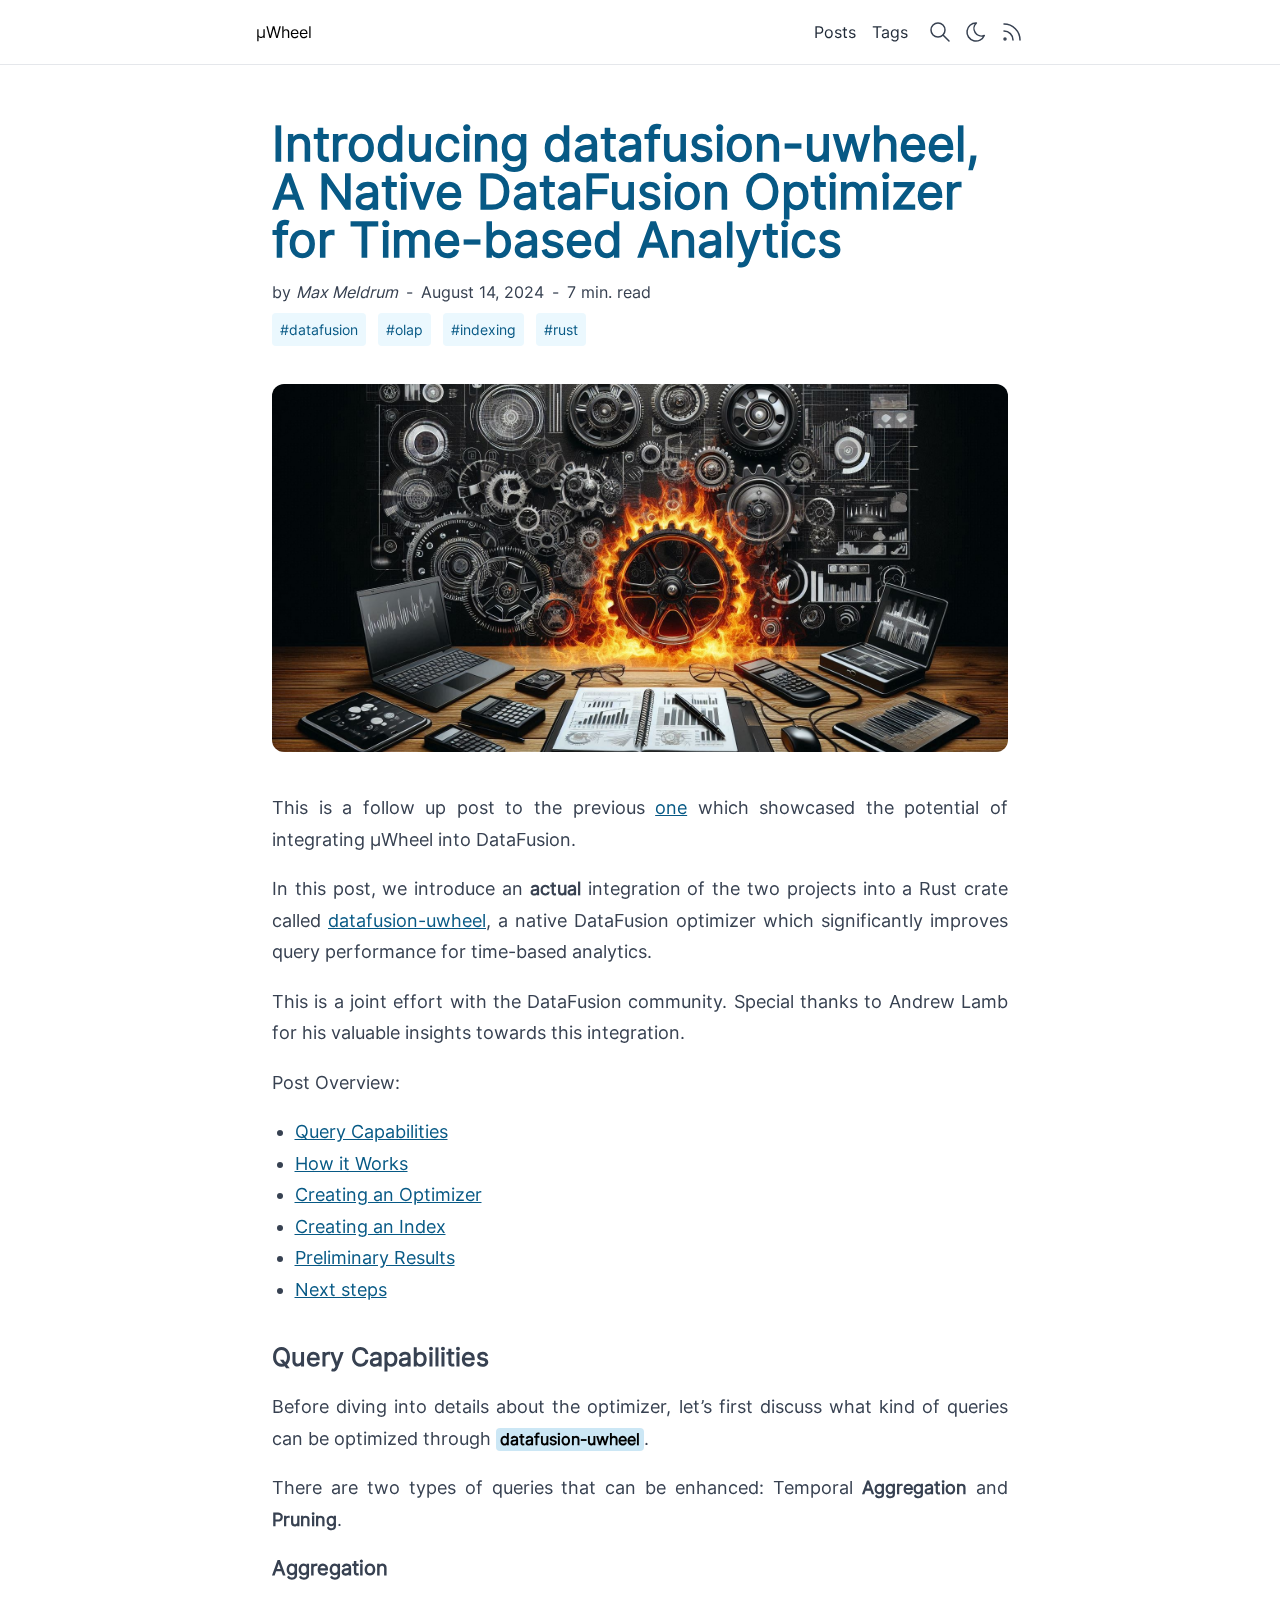
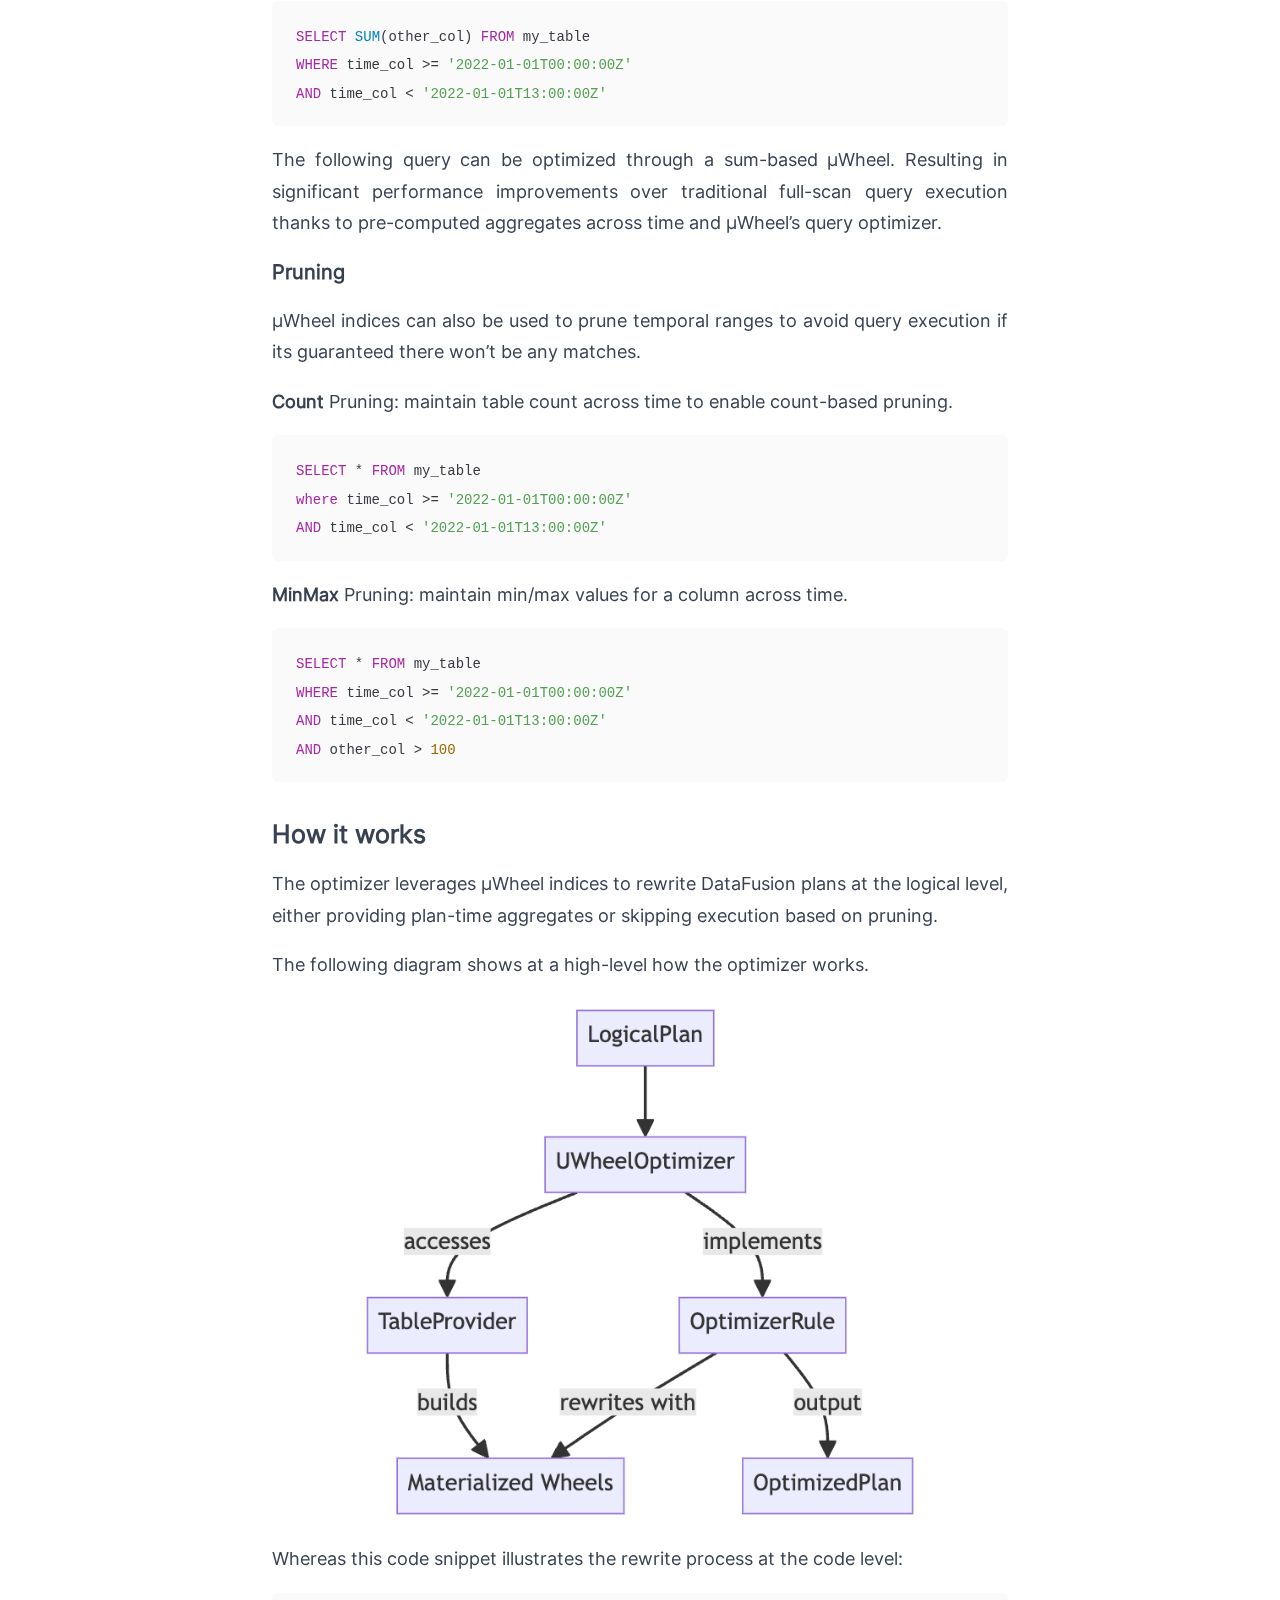
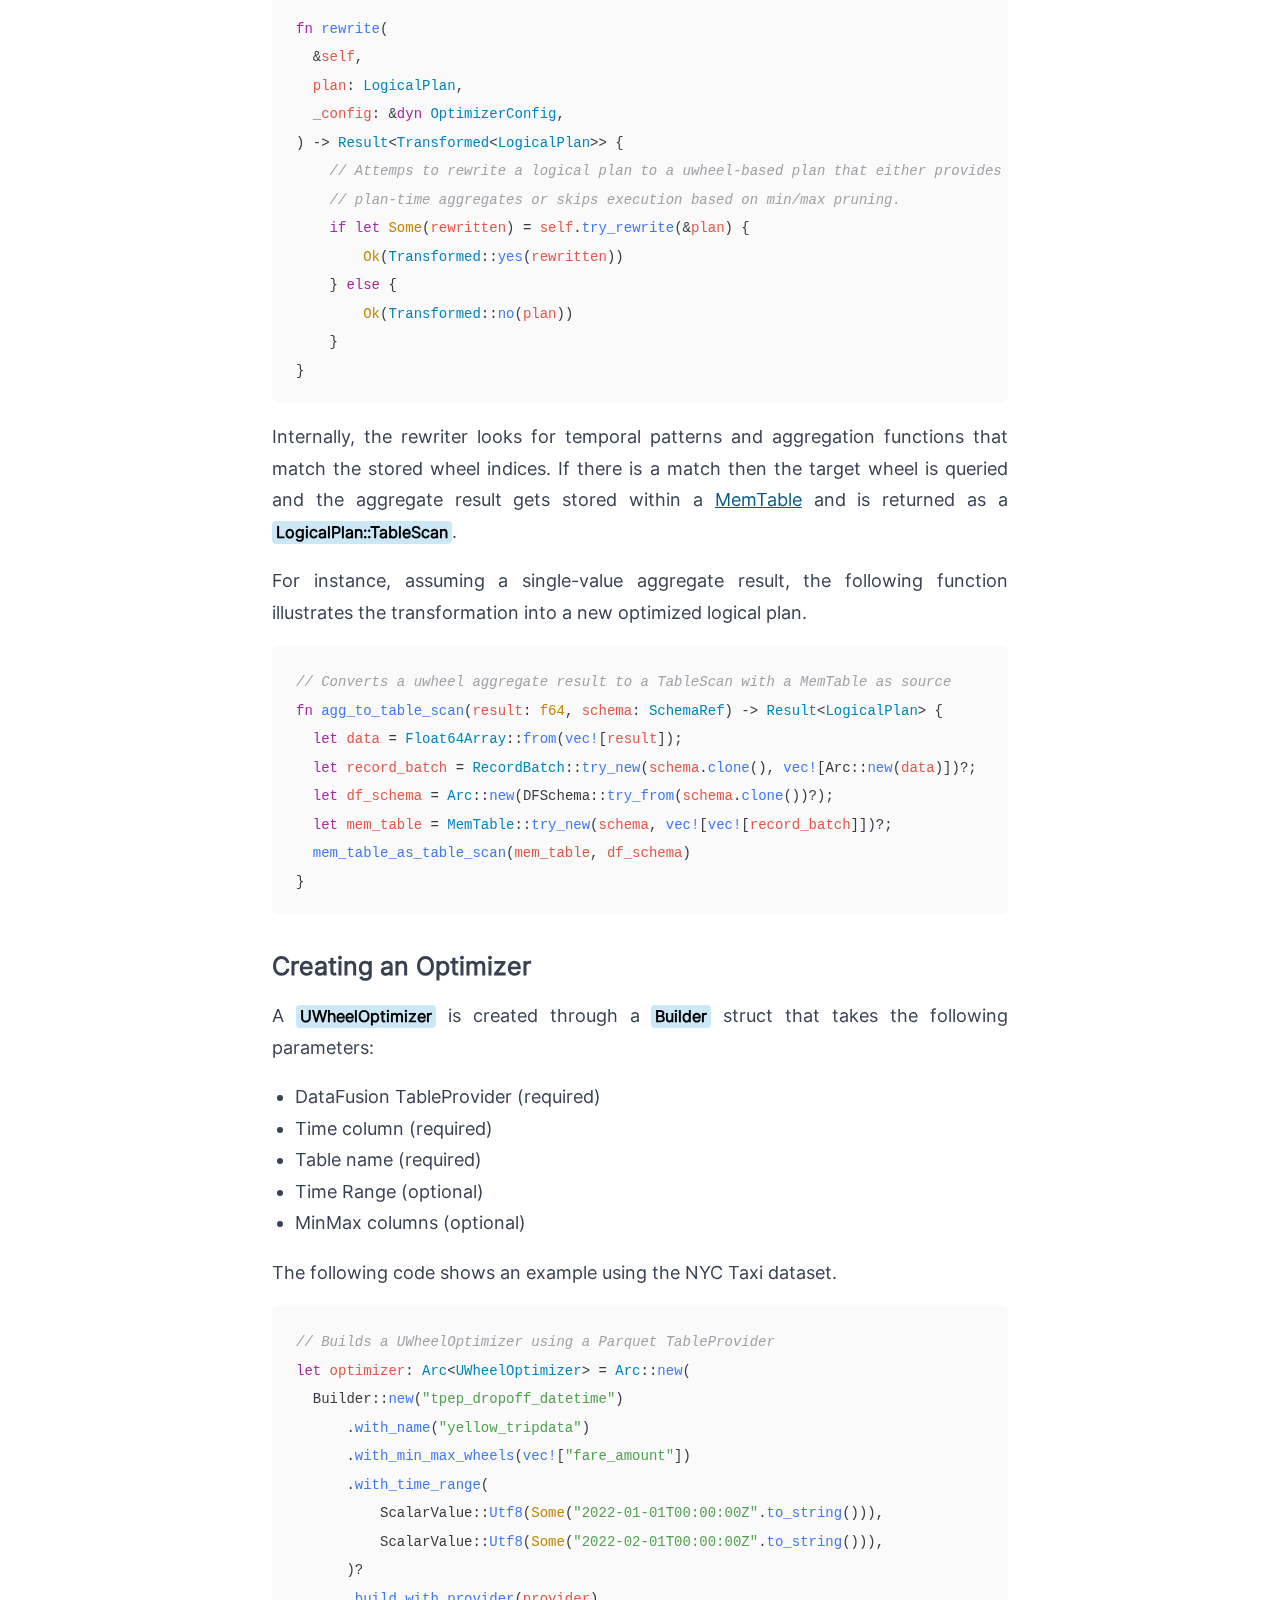
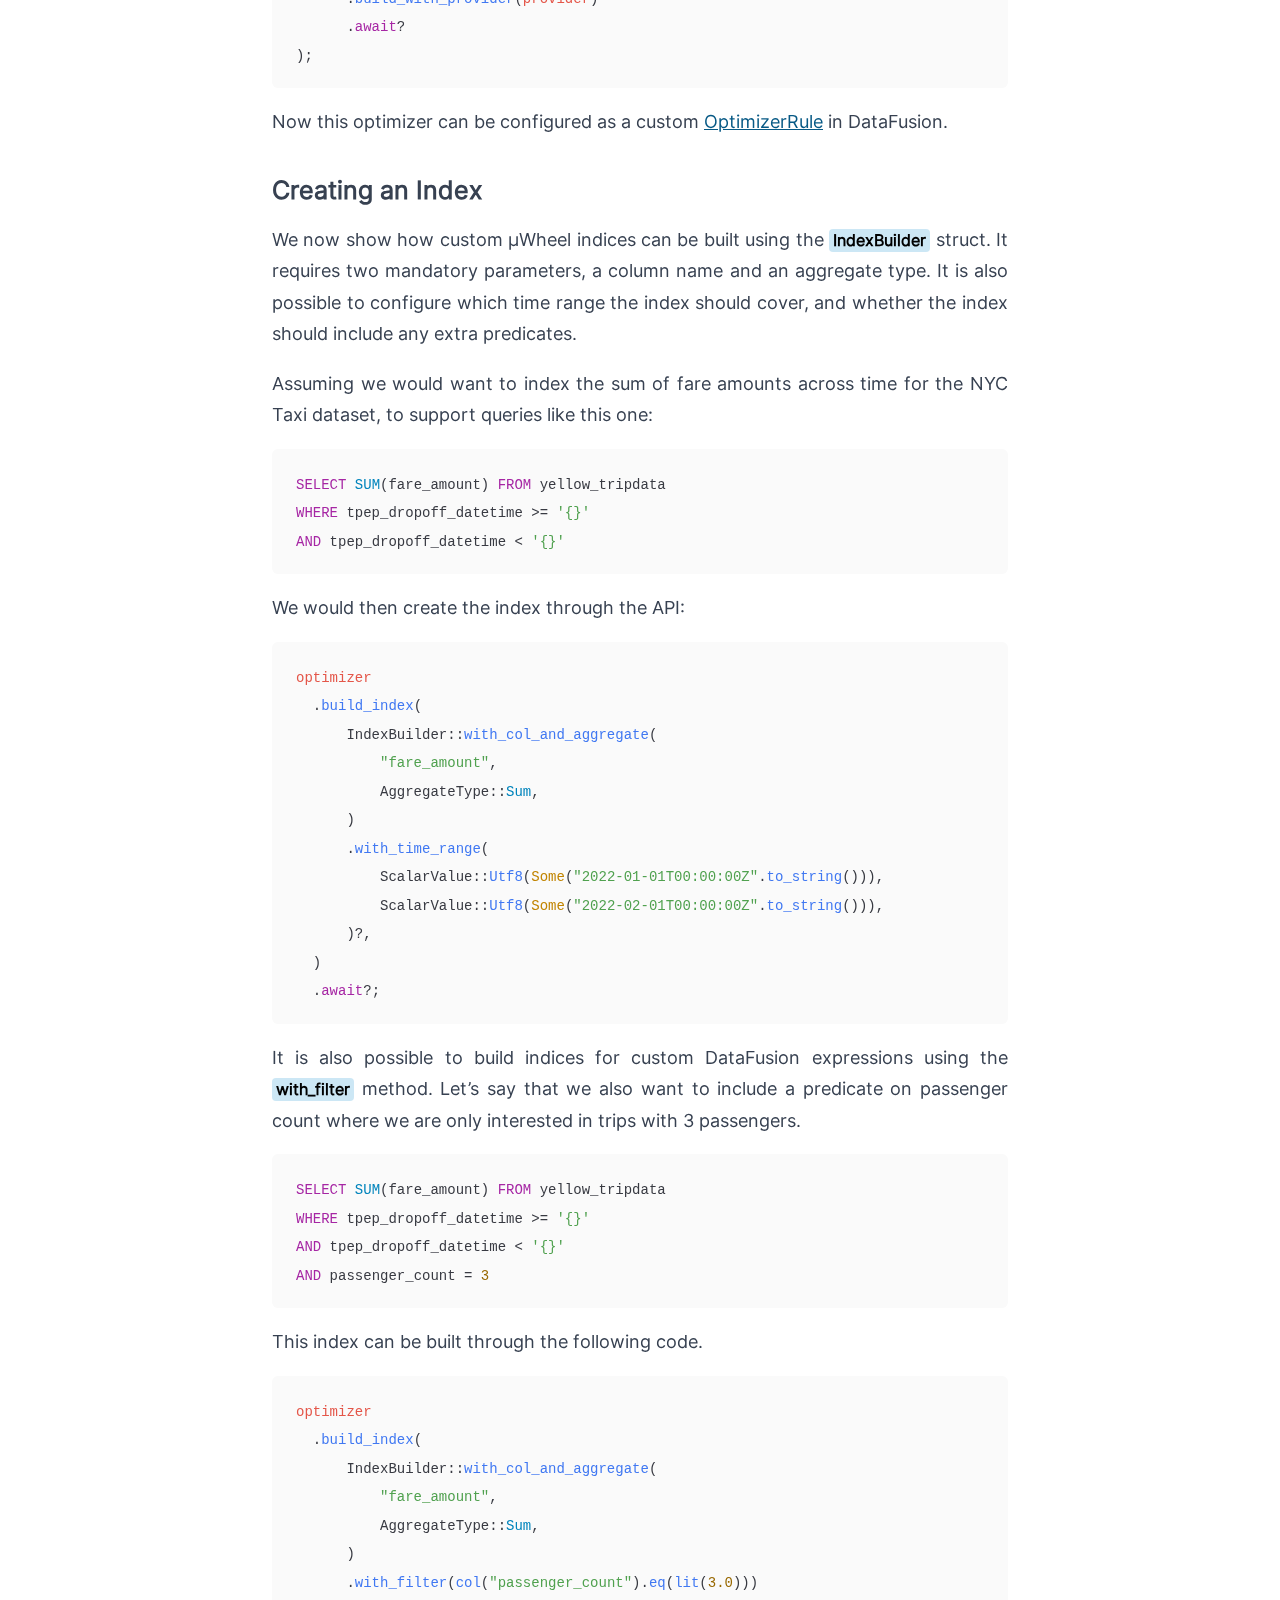
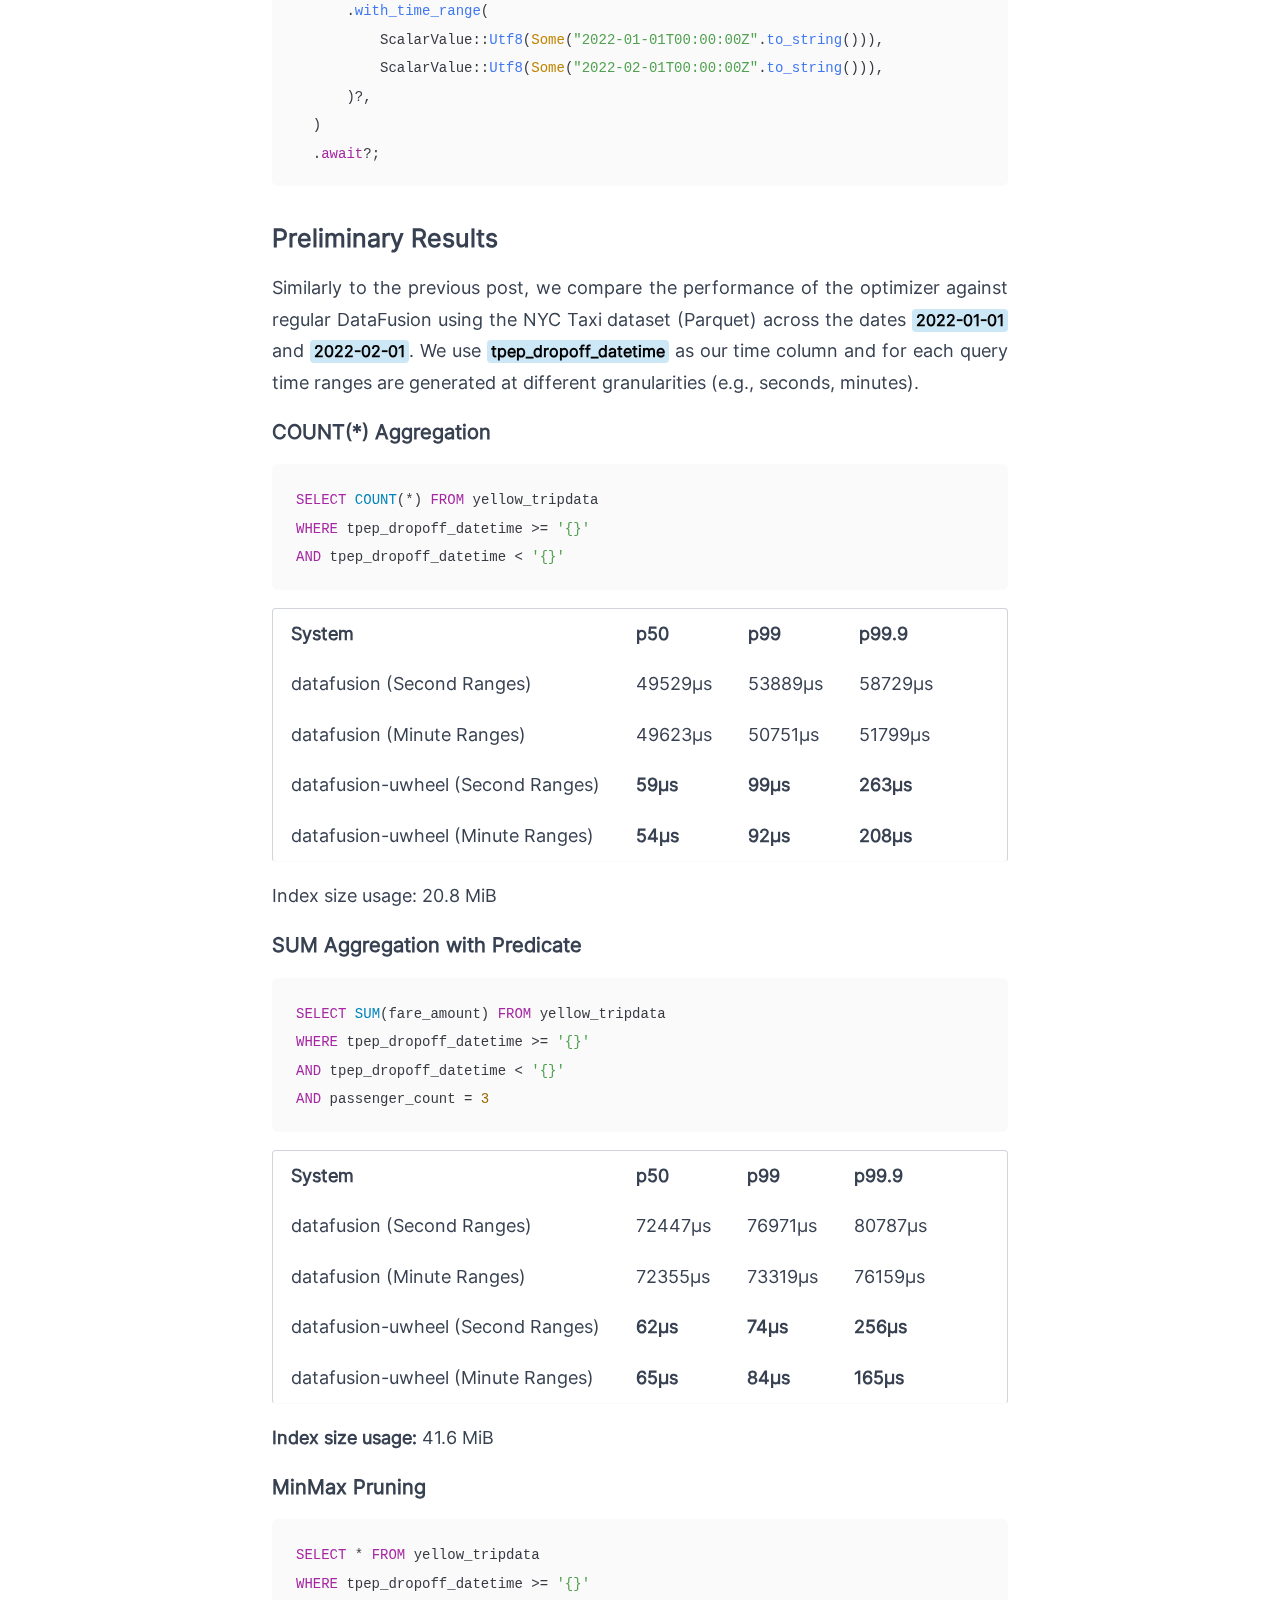
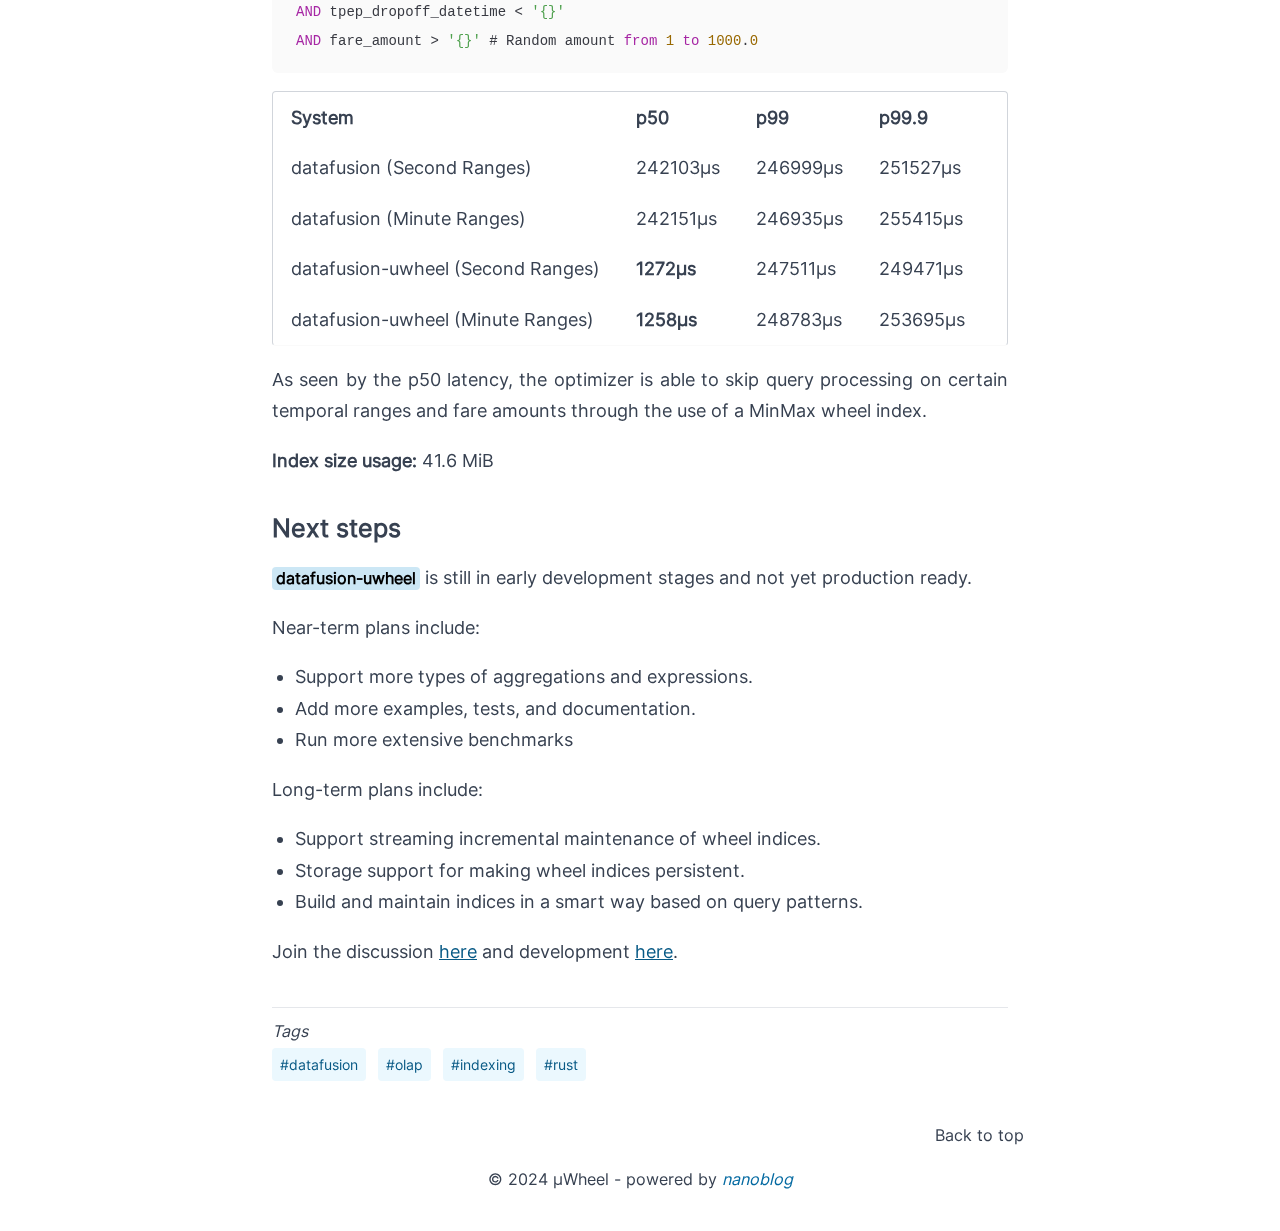
<file: post/datafusion_uwheel/index.html>
<!DOCTYPE html><html lang="en"> <head><meta charset="utf-8"><meta name="viewport" content="width=device-width"><meta name="generator" content="Astro v4.11.3"><link rel="icon" type="image/x-icon" href="/favicon.ico"><link rel="sitemap" href="/sitemap-index.xml"><!-- SEO --><title>Introducing datafusion-uwheel, A Native DataFusion Optimizer for Time-based Analytics | µWheel</title><meta name="title" content="Introducing datafusion-uwheel, A Native DataFusion Optimizer for Time-based Analytics"><meta name="description" content="Native µWheel-based DataFusion Optimizer"><meta name="author" content="Max Meldrum"><!-- OG --><meta property="og:title" content="Introducing datafusion-uwheel, A Native DataFusion Optimizer for Time-based Analytics"><meta property="og:description" content="Native µWheel-based DataFusion Optimizer"><meta property="og:url" content="https://uwheel.github.io/post/datafusion_uwheel/"><meta property="og:image" content="https://uwheel.github.io/media/posts/wheel_fire.jpeg"><!-- Twitter --><meta property="twitter:card" content="summary_large_image"><meta property="twitter:url" content="https://uwheel.github.io/post/datafusion_uwheel/"><meta property="twitter:title" content="Introducing datafusion-uwheel, A Native DataFusion Optimizer for Time-based Analytics"><meta property="twitter:description" content="Native µWheel-based DataFusion Optimizer"><meta name="astro-view-transitions-enabled" content="true"><meta name="astro-view-transitions-fallback" content="animate"><link rel="stylesheet" href="/_astro/index.CpSEASYn.css">
<style>@keyframes astroFadeInOut{0%{opacity:1}to{opacity:0}}@keyframes astroFadeIn{0%{opacity:0}}@keyframes astroFadeOut{to{opacity:0}}@keyframes astroSlideFromRight{0%{transform:translate(100%)}}@keyframes astroSlideFromLeft{0%{transform:translate(-100%)}}@keyframes astroSlideToRight{to{transform:translate(100%)}}@keyframes astroSlideToLeft{to{transform:translate(-100%)}}@media (prefers-reduced-motion){::view-transition-group(*),::view-transition-old(*),::view-transition-new(*){animation:none!important}[data-astro-transition-scope]{animation:none!important}}
@font-face{font-family:Inter;font-style:normal;font-display:swap;font-weight:400;src:url(/_astro/inter-cyrillic-ext-400-normal.tyfMZHQw.woff2) format("woff2"),url(/_astro/inter-cyrillic-ext-400-normal.CzG7Kr3z.woff) format("woff");unicode-range:U+0460-052F,U+1C80-1C88,U+20B4,U+2DE0-2DFF,U+A640-A69F,U+FE2E-FE2F}@font-face{font-family:Inter;font-style:normal;font-display:swap;font-weight:400;src:url(/_astro/inter-cyrillic-400-normal.Df6ckaLK.woff2) format("woff2"),url(/_astro/inter-cyrillic-400-normal.JrS_4yms.woff) format("woff");unicode-range:U+0301,U+0400-045F,U+0490-0491,U+04B0-04B1,U+2116}@font-face{font-family:Inter;font-style:normal;font-display:swap;font-weight:400;src:url(/_astro/inter-greek-ext-400-normal.CIdlr5YK.woff2) format("woff2"),url(/_astro/inter-greek-ext-400-normal._Rr29XE2.woff) format("woff");unicode-range:U+1F00-1FFF}@font-face{font-family:Inter;font-style:normal;font-display:swap;font-weight:400;src:url(/_astro/inter-greek-400-normal.DQXyrmoy.woff2) format("woff2"),url(/_astro/inter-greek-400-normal.DvIPHDQ7.woff) format("woff");unicode-range:U+0370-0377,U+037A-037F,U+0384-038A,U+038C,U+038E-03A1,U+03A3-03FF}@font-face{font-family:Inter;font-style:normal;font-display:swap;font-weight:400;src:url(/_astro/inter-vietnamese-400-normal.Cnt0N5Vm.woff2) format("woff2"),url(/_astro/inter-vietnamese-400-normal.DIOGfGLL.woff) format("woff");unicode-range:U+0102-0103,U+0110-0111,U+0128-0129,U+0168-0169,U+01A0-01A1,U+01AF-01B0,U+0300-0301,U+0303-0304,U+0308-0309,U+0323,U+0329,U+1EA0-1EF9,U+20AB}@font-face{font-family:Inter;font-style:normal;font-display:swap;font-weight:400;src:url(/_astro/inter-latin-ext-400-normal.D3W-OpO-.woff2) format("woff2"),url(/_astro/inter-latin-ext-400-normal.8tIzm-yw.woff) format("woff");unicode-range:U+0100-02AF,U+0304,U+0308,U+0329,U+1E00-1E9F,U+1EF2-1EFF,U+2020,U+20A0-20AB,U+20AD-20C0,U+2113,U+2C60-2C7F,U+A720-A7FF}@font-face{font-family:Inter;font-style:normal;font-display:swap;font-weight:400;src:url(/_astro/inter-latin-400-normal.BT1H-PT_.woff2) format("woff2"),url(/_astro/inter-latin-400-normal.Cdi8t5Mu.woff) format("woff");unicode-range:U+0000-00FF,U+0131,U+0152-0153,U+02BB-02BC,U+02C6,U+02DA,U+02DC,U+0304,U+0308,U+0329,U+2000-206F,U+2074,U+20AC,U+2122,U+2191,U+2193,U+2212,U+2215,U+FEFF,U+FFFD}.astro-route-announcer{position:absolute;left:0;top:0;clip:rect(0 0 0 0);clip-path:inset(50%);overflow:hidden;white-space:nowrap;width:1px;height:1px}:not(.astro-code *){font-family:Inter,sans-serif}
:target{scroll-margin-top:80px!important}article a{color:#075985!important}.dark article a{color:#38bdf8!important}article table{table-layout:auto;border:1px solid #d1d5db;border-radius:4px}article table{border-bottom:1px solid #fafafa}.dark article table{border:1px solid #374151}code:before,code:after{display:none}.astro-code{font-size:16px}p code{border-radius:4px;padding:2px 4px;white-space:normal!important}.dark p code{color:#d0d0d0!important;background:#07598566!important}html:not(.dark) p code{color:#000!important;background:#7fc3e766!important}.dark article blockquote{border-left-color:#064566!important}html:not(.dark) article blockquote{border-left-width:.25rem;border-left-style:solid;border-left-color:#63c8ff!important}html.dark .astro-code,html.dark .astro-code span{color:var(--shiki-dark)!important;background-color:var(--shiki-dark-bg)!important;font-style:var(--shiki-dark-font-style)!important;font-weight:var(--shiki-dark-font-weight)!important;text-decoration:var(--shiki-dark-text-decoration)!important}
</style><script type="module" src="/_astro/hoisted.y0zVRpc3.js"></script>
<script type="module" src="/_astro/page.D0Zdqonr.js"></script><style>[data-astro-transition-scope="astro-x7amp3kc-1"] { view-transition-name: astro-x7amp3kc-1; }@layer astro { ::view-transition-old(astro-x7amp3kc-1) { 
	animation-duration: 180ms;
	animation-timing-function: cubic-bezier(0.76, 0, 0.24, 1);
	animation-fill-mode: both;
	animation-name: astroFadeOut; }::view-transition-new(astro-x7amp3kc-1) { 
	animation-duration: 180ms;
	animation-timing-function: cubic-bezier(0.76, 0, 0.24, 1);
	animation-fill-mode: both;
	animation-name: astroFadeIn; }[data-astro-transition=back]::view-transition-old(astro-x7amp3kc-1) { 
	animation-duration: 180ms;
	animation-timing-function: cubic-bezier(0.76, 0, 0.24, 1);
	animation-fill-mode: both;
	animation-name: astroFadeOut; }[data-astro-transition=back]::view-transition-new(astro-x7amp3kc-1) { 
	animation-duration: 180ms;
	animation-timing-function: cubic-bezier(0.76, 0, 0.24, 1);
	animation-fill-mode: both;
	animation-name: astroFadeIn; } }[data-astro-transition-fallback="old"] [data-astro-transition-scope="astro-x7amp3kc-1"],
			[data-astro-transition-fallback="old"][data-astro-transition-scope="astro-x7amp3kc-1"] { 
	animation-duration: 180ms;
	animation-timing-function: cubic-bezier(0.76, 0, 0.24, 1);
	animation-fill-mode: both;
	animation-name: astroFadeOut; }[data-astro-transition-fallback="new"] [data-astro-transition-scope="astro-x7amp3kc-1"],
			[data-astro-transition-fallback="new"][data-astro-transition-scope="astro-x7amp3kc-1"] { 
	animation-duration: 180ms;
	animation-timing-function: cubic-bezier(0.76, 0, 0.24, 1);
	animation-fill-mode: both;
	animation-name: astroFadeIn; }[data-astro-transition=back][data-astro-transition-fallback="old"] [data-astro-transition-scope="astro-x7amp3kc-1"],
			[data-astro-transition=back][data-astro-transition-fallback="old"][data-astro-transition-scope="astro-x7amp3kc-1"] { 
	animation-duration: 180ms;
	animation-timing-function: cubic-bezier(0.76, 0, 0.24, 1);
	animation-fill-mode: both;
	animation-name: astroFadeOut; }[data-astro-transition=back][data-astro-transition-fallback="new"] [data-astro-transition-scope="astro-x7amp3kc-1"],
			[data-astro-transition=back][data-astro-transition-fallback="new"][data-astro-transition-scope="astro-x7amp3kc-1"] { 
	animation-duration: 180ms;
	animation-timing-function: cubic-bezier(0.76, 0, 0.24, 1);
	animation-fill-mode: both;
	animation-name: astroFadeIn; }</style><style>[data-astro-transition-scope="astro-x7amp3kc-2"] { view-transition-name: astro-x7amp3kc-2; }@layer astro { ::view-transition-old(astro-x7amp3kc-2) { 
	animation-duration: 180ms;
	animation-timing-function: cubic-bezier(0.76, 0, 0.24, 1);
	animation-fill-mode: both;
	animation-name: astroFadeOut; }::view-transition-new(astro-x7amp3kc-2) { 
	animation-duration: 180ms;
	animation-timing-function: cubic-bezier(0.76, 0, 0.24, 1);
	animation-fill-mode: both;
	animation-name: astroFadeIn; }[data-astro-transition=back]::view-transition-old(astro-x7amp3kc-2) { 
	animation-duration: 180ms;
	animation-timing-function: cubic-bezier(0.76, 0, 0.24, 1);
	animation-fill-mode: both;
	animation-name: astroFadeOut; }[data-astro-transition=back]::view-transition-new(astro-x7amp3kc-2) { 
	animation-duration: 180ms;
	animation-timing-function: cubic-bezier(0.76, 0, 0.24, 1);
	animation-fill-mode: both;
	animation-name: astroFadeIn; } }[data-astro-transition-fallback="old"] [data-astro-transition-scope="astro-x7amp3kc-2"],
			[data-astro-transition-fallback="old"][data-astro-transition-scope="astro-x7amp3kc-2"] { 
	animation-duration: 180ms;
	animation-timing-function: cubic-bezier(0.76, 0, 0.24, 1);
	animation-fill-mode: both;
	animation-name: astroFadeOut; }[data-astro-transition-fallback="new"] [data-astro-transition-scope="astro-x7amp3kc-2"],
			[data-astro-transition-fallback="new"][data-astro-transition-scope="astro-x7amp3kc-2"] { 
	animation-duration: 180ms;
	animation-timing-function: cubic-bezier(0.76, 0, 0.24, 1);
	animation-fill-mode: both;
	animation-name: astroFadeIn; }[data-astro-transition=back][data-astro-transition-fallback="old"] [data-astro-transition-scope="astro-x7amp3kc-2"],
			[data-astro-transition=back][data-astro-transition-fallback="old"][data-astro-transition-scope="astro-x7amp3kc-2"] { 
	animation-duration: 180ms;
	animation-timing-function: cubic-bezier(0.76, 0, 0.24, 1);
	animation-fill-mode: both;
	animation-name: astroFadeOut; }[data-astro-transition=back][data-astro-transition-fallback="new"] [data-astro-transition-scope="astro-x7amp3kc-2"],
			[data-astro-transition=back][data-astro-transition-fallback="new"][data-astro-transition-scope="astro-x7amp3kc-2"] { 
	animation-duration: 180ms;
	animation-timing-function: cubic-bezier(0.76, 0, 0.24, 1);
	animation-fill-mode: both;
	animation-name: astroFadeIn; }</style><style>[data-astro-transition-scope="astro-x7amp3kc-3"] { view-transition-name: astro-x7amp3kc-3; }@layer astro { ::view-transition-old(astro-x7amp3kc-3) { 
	animation-duration: 180ms;
	animation-timing-function: cubic-bezier(0.76, 0, 0.24, 1);
	animation-fill-mode: both;
	animation-name: astroFadeOut; }::view-transition-new(astro-x7amp3kc-3) { 
	animation-duration: 180ms;
	animation-timing-function: cubic-bezier(0.76, 0, 0.24, 1);
	animation-fill-mode: both;
	animation-name: astroFadeIn; }[data-astro-transition=back]::view-transition-old(astro-x7amp3kc-3) { 
	animation-duration: 180ms;
	animation-timing-function: cubic-bezier(0.76, 0, 0.24, 1);
	animation-fill-mode: both;
	animation-name: astroFadeOut; }[data-astro-transition=back]::view-transition-new(astro-x7amp3kc-3) { 
	animation-duration: 180ms;
	animation-timing-function: cubic-bezier(0.76, 0, 0.24, 1);
	animation-fill-mode: both;
	animation-name: astroFadeIn; } }[data-astro-transition-fallback="old"] [data-astro-transition-scope="astro-x7amp3kc-3"],
			[data-astro-transition-fallback="old"][data-astro-transition-scope="astro-x7amp3kc-3"] { 
	animation-duration: 180ms;
	animation-timing-function: cubic-bezier(0.76, 0, 0.24, 1);
	animation-fill-mode: both;
	animation-name: astroFadeOut; }[data-astro-transition-fallback="new"] [data-astro-transition-scope="astro-x7amp3kc-3"],
			[data-astro-transition-fallback="new"][data-astro-transition-scope="astro-x7amp3kc-3"] { 
	animation-duration: 180ms;
	animation-timing-function: cubic-bezier(0.76, 0, 0.24, 1);
	animation-fill-mode: both;
	animation-name: astroFadeIn; }[data-astro-transition=back][data-astro-transition-fallback="old"] [data-astro-transition-scope="astro-x7amp3kc-3"],
			[data-astro-transition=back][data-astro-transition-fallback="old"][data-astro-transition-scope="astro-x7amp3kc-3"] { 
	animation-duration: 180ms;
	animation-timing-function: cubic-bezier(0.76, 0, 0.24, 1);
	animation-fill-mode: both;
	animation-name: astroFadeOut; }[data-astro-transition=back][data-astro-transition-fallback="new"] [data-astro-transition-scope="astro-x7amp3kc-3"],
			[data-astro-transition=back][data-astro-transition-fallback="new"][data-astro-transition-scope="astro-x7amp3kc-3"] { 
	animation-duration: 180ms;
	animation-timing-function: cubic-bezier(0.76, 0, 0.24, 1);
	animation-fill-mode: both;
	animation-name: astroFadeIn; }</style><style>[data-astro-transition-scope="astro-x7amp3kc-4"] { view-transition-name: astro-x7amp3kc-4; }@layer astro { ::view-transition-old(astro-x7amp3kc-4) { 
	animation-duration: 180ms;
	animation-timing-function: cubic-bezier(0.76, 0, 0.24, 1);
	animation-fill-mode: both;
	animation-name: astroFadeOut; }::view-transition-new(astro-x7amp3kc-4) { 
	animation-duration: 180ms;
	animation-timing-function: cubic-bezier(0.76, 0, 0.24, 1);
	animation-fill-mode: both;
	animation-name: astroFadeIn; }[data-astro-transition=back]::view-transition-old(astro-x7amp3kc-4) { 
	animation-duration: 180ms;
	animation-timing-function: cubic-bezier(0.76, 0, 0.24, 1);
	animation-fill-mode: both;
	animation-name: astroFadeOut; }[data-astro-transition=back]::view-transition-new(astro-x7amp3kc-4) { 
	animation-duration: 180ms;
	animation-timing-function: cubic-bezier(0.76, 0, 0.24, 1);
	animation-fill-mode: both;
	animation-name: astroFadeIn; } }[data-astro-transition-fallback="old"] [data-astro-transition-scope="astro-x7amp3kc-4"],
			[data-astro-transition-fallback="old"][data-astro-transition-scope="astro-x7amp3kc-4"] { 
	animation-duration: 180ms;
	animation-timing-function: cubic-bezier(0.76, 0, 0.24, 1);
	animation-fill-mode: both;
	animation-name: astroFadeOut; }[data-astro-transition-fallback="new"] [data-astro-transition-scope="astro-x7amp3kc-4"],
			[data-astro-transition-fallback="new"][data-astro-transition-scope="astro-x7amp3kc-4"] { 
	animation-duration: 180ms;
	animation-timing-function: cubic-bezier(0.76, 0, 0.24, 1);
	animation-fill-mode: both;
	animation-name: astroFadeIn; }[data-astro-transition=back][data-astro-transition-fallback="old"] [data-astro-transition-scope="astro-x7amp3kc-4"],
			[data-astro-transition=back][data-astro-transition-fallback="old"][data-astro-transition-scope="astro-x7amp3kc-4"] { 
	animation-duration: 180ms;
	animation-timing-function: cubic-bezier(0.76, 0, 0.24, 1);
	animation-fill-mode: both;
	animation-name: astroFadeOut; }[data-astro-transition=back][data-astro-transition-fallback="new"] [data-astro-transition-scope="astro-x7amp3kc-4"],
			[data-astro-transition=back][data-astro-transition-fallback="new"][data-astro-transition-scope="astro-x7amp3kc-4"] { 
	animation-duration: 180ms;
	animation-timing-function: cubic-bezier(0.76, 0, 0.24, 1);
	animation-fill-mode: both;
	animation-name: astroFadeIn; }</style><style>[data-astro-transition-scope="astro-x7amp3kc-5"] { view-transition-name: datafusion; }@layer astro { ::view-transition-old(datafusion) { 
	animation-duration: 180ms;
	animation-timing-function: cubic-bezier(0.76, 0, 0.24, 1);
	animation-fill-mode: both;
	animation-name: astroFadeOut; }::view-transition-new(datafusion) { 
	animation-duration: 180ms;
	animation-timing-function: cubic-bezier(0.76, 0, 0.24, 1);
	animation-fill-mode: both;
	animation-name: astroFadeIn; }[data-astro-transition=back]::view-transition-old(datafusion) { 
	animation-duration: 180ms;
	animation-timing-function: cubic-bezier(0.76, 0, 0.24, 1);
	animation-fill-mode: both;
	animation-name: astroFadeOut; }[data-astro-transition=back]::view-transition-new(datafusion) { 
	animation-duration: 180ms;
	animation-timing-function: cubic-bezier(0.76, 0, 0.24, 1);
	animation-fill-mode: both;
	animation-name: astroFadeIn; } }[data-astro-transition-fallback="old"] [data-astro-transition-scope="astro-x7amp3kc-5"],
			[data-astro-transition-fallback="old"][data-astro-transition-scope="astro-x7amp3kc-5"] { 
	animation-duration: 180ms;
	animation-timing-function: cubic-bezier(0.76, 0, 0.24, 1);
	animation-fill-mode: both;
	animation-name: astroFadeOut; }[data-astro-transition-fallback="new"] [data-astro-transition-scope="astro-x7amp3kc-5"],
			[data-astro-transition-fallback="new"][data-astro-transition-scope="astro-x7amp3kc-5"] { 
	animation-duration: 180ms;
	animation-timing-function: cubic-bezier(0.76, 0, 0.24, 1);
	animation-fill-mode: both;
	animation-name: astroFadeIn; }[data-astro-transition=back][data-astro-transition-fallback="old"] [data-astro-transition-scope="astro-x7amp3kc-5"],
			[data-astro-transition=back][data-astro-transition-fallback="old"][data-astro-transition-scope="astro-x7amp3kc-5"] { 
	animation-duration: 180ms;
	animation-timing-function: cubic-bezier(0.76, 0, 0.24, 1);
	animation-fill-mode: both;
	animation-name: astroFadeOut; }[data-astro-transition=back][data-astro-transition-fallback="new"] [data-astro-transition-scope="astro-x7amp3kc-5"],
			[data-astro-transition=back][data-astro-transition-fallback="new"][data-astro-transition-scope="astro-x7amp3kc-5"] { 
	animation-duration: 180ms;
	animation-timing-function: cubic-bezier(0.76, 0, 0.24, 1);
	animation-fill-mode: both;
	animation-name: astroFadeIn; }</style><style>[data-astro-transition-scope="astro-x7amp3kc-6"] { view-transition-name: olap; }@layer astro { ::view-transition-old(olap) { 
	animation-duration: 180ms;
	animation-timing-function: cubic-bezier(0.76, 0, 0.24, 1);
	animation-fill-mode: both;
	animation-name: astroFadeOut; }::view-transition-new(olap) { 
	animation-duration: 180ms;
	animation-timing-function: cubic-bezier(0.76, 0, 0.24, 1);
	animation-fill-mode: both;
	animation-name: astroFadeIn; }[data-astro-transition=back]::view-transition-old(olap) { 
	animation-duration: 180ms;
	animation-timing-function: cubic-bezier(0.76, 0, 0.24, 1);
	animation-fill-mode: both;
	animation-name: astroFadeOut; }[data-astro-transition=back]::view-transition-new(olap) { 
	animation-duration: 180ms;
	animation-timing-function: cubic-bezier(0.76, 0, 0.24, 1);
	animation-fill-mode: both;
	animation-name: astroFadeIn; } }[data-astro-transition-fallback="old"] [data-astro-transition-scope="astro-x7amp3kc-6"],
			[data-astro-transition-fallback="old"][data-astro-transition-scope="astro-x7amp3kc-6"] { 
	animation-duration: 180ms;
	animation-timing-function: cubic-bezier(0.76, 0, 0.24, 1);
	animation-fill-mode: both;
	animation-name: astroFadeOut; }[data-astro-transition-fallback="new"] [data-astro-transition-scope="astro-x7amp3kc-6"],
			[data-astro-transition-fallback="new"][data-astro-transition-scope="astro-x7amp3kc-6"] { 
	animation-duration: 180ms;
	animation-timing-function: cubic-bezier(0.76, 0, 0.24, 1);
	animation-fill-mode: both;
	animation-name: astroFadeIn; }[data-astro-transition=back][data-astro-transition-fallback="old"] [data-astro-transition-scope="astro-x7amp3kc-6"],
			[data-astro-transition=back][data-astro-transition-fallback="old"][data-astro-transition-scope="astro-x7amp3kc-6"] { 
	animation-duration: 180ms;
	animation-timing-function: cubic-bezier(0.76, 0, 0.24, 1);
	animation-fill-mode: both;
	animation-name: astroFadeOut; }[data-astro-transition=back][data-astro-transition-fallback="new"] [data-astro-transition-scope="astro-x7amp3kc-6"],
			[data-astro-transition=back][data-astro-transition-fallback="new"][data-astro-transition-scope="astro-x7amp3kc-6"] { 
	animation-duration: 180ms;
	animation-timing-function: cubic-bezier(0.76, 0, 0.24, 1);
	animation-fill-mode: both;
	animation-name: astroFadeIn; }</style><style>[data-astro-transition-scope="astro-x7amp3kc-7"] { view-transition-name: indexing; }@layer astro { ::view-transition-old(indexing) { 
	animation-duration: 180ms;
	animation-timing-function: cubic-bezier(0.76, 0, 0.24, 1);
	animation-fill-mode: both;
	animation-name: astroFadeOut; }::view-transition-new(indexing) { 
	animation-duration: 180ms;
	animation-timing-function: cubic-bezier(0.76, 0, 0.24, 1);
	animation-fill-mode: both;
	animation-name: astroFadeIn; }[data-astro-transition=back]::view-transition-old(indexing) { 
	animation-duration: 180ms;
	animation-timing-function: cubic-bezier(0.76, 0, 0.24, 1);
	animation-fill-mode: both;
	animation-name: astroFadeOut; }[data-astro-transition=back]::view-transition-new(indexing) { 
	animation-duration: 180ms;
	animation-timing-function: cubic-bezier(0.76, 0, 0.24, 1);
	animation-fill-mode: both;
	animation-name: astroFadeIn; } }[data-astro-transition-fallback="old"] [data-astro-transition-scope="astro-x7amp3kc-7"],
			[data-astro-transition-fallback="old"][data-astro-transition-scope="astro-x7amp3kc-7"] { 
	animation-duration: 180ms;
	animation-timing-function: cubic-bezier(0.76, 0, 0.24, 1);
	animation-fill-mode: both;
	animation-name: astroFadeOut; }[data-astro-transition-fallback="new"] [data-astro-transition-scope="astro-x7amp3kc-7"],
			[data-astro-transition-fallback="new"][data-astro-transition-scope="astro-x7amp3kc-7"] { 
	animation-duration: 180ms;
	animation-timing-function: cubic-bezier(0.76, 0, 0.24, 1);
	animation-fill-mode: both;
	animation-name: astroFadeIn; }[data-astro-transition=back][data-astro-transition-fallback="old"] [data-astro-transition-scope="astro-x7amp3kc-7"],
			[data-astro-transition=back][data-astro-transition-fallback="old"][data-astro-transition-scope="astro-x7amp3kc-7"] { 
	animation-duration: 180ms;
	animation-timing-function: cubic-bezier(0.76, 0, 0.24, 1);
	animation-fill-mode: both;
	animation-name: astroFadeOut; }[data-astro-transition=back][data-astro-transition-fallback="new"] [data-astro-transition-scope="astro-x7amp3kc-7"],
			[data-astro-transition=back][data-astro-transition-fallback="new"][data-astro-transition-scope="astro-x7amp3kc-7"] { 
	animation-duration: 180ms;
	animation-timing-function: cubic-bezier(0.76, 0, 0.24, 1);
	animation-fill-mode: both;
	animation-name: astroFadeIn; }</style><style>[data-astro-transition-scope="astro-x7amp3kc-8"] { view-transition-name: rust; }@layer astro { ::view-transition-old(rust) { 
	animation-duration: 180ms;
	animation-timing-function: cubic-bezier(0.76, 0, 0.24, 1);
	animation-fill-mode: both;
	animation-name: astroFadeOut; }::view-transition-new(rust) { 
	animation-duration: 180ms;
	animation-timing-function: cubic-bezier(0.76, 0, 0.24, 1);
	animation-fill-mode: both;
	animation-name: astroFadeIn; }[data-astro-transition=back]::view-transition-old(rust) { 
	animation-duration: 180ms;
	animation-timing-function: cubic-bezier(0.76, 0, 0.24, 1);
	animation-fill-mode: both;
	animation-name: astroFadeOut; }[data-astro-transition=back]::view-transition-new(rust) { 
	animation-duration: 180ms;
	animation-timing-function: cubic-bezier(0.76, 0, 0.24, 1);
	animation-fill-mode: both;
	animation-name: astroFadeIn; } }[data-astro-transition-fallback="old"] [data-astro-transition-scope="astro-x7amp3kc-8"],
			[data-astro-transition-fallback="old"][data-astro-transition-scope="astro-x7amp3kc-8"] { 
	animation-duration: 180ms;
	animation-timing-function: cubic-bezier(0.76, 0, 0.24, 1);
	animation-fill-mode: both;
	animation-name: astroFadeOut; }[data-astro-transition-fallback="new"] [data-astro-transition-scope="astro-x7amp3kc-8"],
			[data-astro-transition-fallback="new"][data-astro-transition-scope="astro-x7amp3kc-8"] { 
	animation-duration: 180ms;
	animation-timing-function: cubic-bezier(0.76, 0, 0.24, 1);
	animation-fill-mode: both;
	animation-name: astroFadeIn; }[data-astro-transition=back][data-astro-transition-fallback="old"] [data-astro-transition-scope="astro-x7amp3kc-8"],
			[data-astro-transition=back][data-astro-transition-fallback="old"][data-astro-transition-scope="astro-x7amp3kc-8"] { 
	animation-duration: 180ms;
	animation-timing-function: cubic-bezier(0.76, 0, 0.24, 1);
	animation-fill-mode: both;
	animation-name: astroFadeOut; }[data-astro-transition=back][data-astro-transition-fallback="new"] [data-astro-transition-scope="astro-x7amp3kc-8"],
			[data-astro-transition=back][data-astro-transition-fallback="new"][data-astro-transition-scope="astro-x7amp3kc-8"] { 
	animation-duration: 180ms;
	animation-timing-function: cubic-bezier(0.76, 0, 0.24, 1);
	animation-fill-mode: both;
	animation-name: astroFadeIn; }</style></head> <body class="text-gray-700 dark:text-gray-400 dark:bg-gray-950"> <header class="backdrop-blur w-full px-8 py-5 fixed z-10 border-b dark:border-gray-900 bg-white/80 dark:bg-gray-950/75"> <div class="flex items-center gap-5 mx-auto w-full max-w-3xl"> <a class="text-black dark:text-white font-medium transition-colors hover:brightness-80" href="/" class="text-lg"> <!-- SETUP: If you have a logo, replace this component with it --><span> µWheel </span> </a> <div class="flex-grow"></div> <div class="flex items-center gap-4"> <a href="/posts" class="text-gray-800 dark:text-gray-400 transition-colors hover:brightness-80"> Posts </a><a href="/tags" class="text-gray-800 dark:text-gray-400 transition-colors hover:brightness-80"> Tags </a> </div> <div class="flex items-center gap-3"> <a href="/search" aria-label="Search content" class="transition-all hover:brightness-80 hover:scale-105"> <svg xmlns="http://www.w3.org/2000/svg" class="icon icon-tabler icon-tabler-search" width="24" height="24" viewBox="0 0 24 24" stroke-width="1.5" stroke="currentColor" fill="none" stroke-linecap="round" stroke-linejoin="round"><path stroke="none" d="M0 0h24v24H0z" fill="none"></path><path d="M10 10m-7 0a7 7 0 1 0 14 0a7 7 0 1 0 -14 0"></path><path d="M21 21l-6 -6"></path></svg> </a> <button aria-label="Switch theme" class="theme-switch transition-all hover:brightness-80 hover:scale-105"> <svg xmlns="http://www.w3.org/2000/svg" width="24" height="24" viewBox="0 0 24 24" stroke-width="1.5" stroke="currentColor" fill="none" stroke-linecap="round" stroke-linejoin="round"><path stroke="none" d="M0 0h24v24H0z" fill="none"></path><path d="M12 3c.132 0 .263 0 .393 0a7.5 7.5 0 0 0 7.92 12.446a9 9 0 1 1 -8.313 -12.454z"></path></svg> </button> <script>
  const iconMoon = `<svg xmlns="http://www.w3.org/2000/svg" width="24" height="24" viewBox="0 0 24 24" stroke-width="1.5" stroke="currentColor" fill="none" stroke-linecap="round" stroke-linejoin="round"><path stroke="none" d="M0 0h24v24H0z" fill="none"/><path d="M12 3c.132 0 .263 0 .393 0a7.5 7.5 0 0 0 7.92 12.446a9 9 0 1 1 -8.313 -12.454z" /></svg>`;
  const iconSun = `<svg xmlns="http://www.w3.org/2000/svg" width="24" height="24" viewBox="0 0 24 24" stroke-width="1.5" stroke="currentColor" fill="none" stroke-linecap="round" stroke-linejoin="round"><path stroke="none" d="M0 0h24v24H0z" fill="none"/><path d="M12 12m-4 0a4 4 0 1 0 8 0a4 4 0 1 0 -8 0" /><path d="M3 12h1m8 -9v1m8 8h1m-9 8v1m-6.4 -15.4l.7 .7m12.1 -.7l-.7 .7m0 11.4l.7 .7m-12.1 -.7l-.7 .7" /></svg>`;

  function theme() {
    const local = localStorage.getItem("theme");
    if (local) {
      return local;
    }
    if (window.matchMedia("(prefers-color-scheme: dark)").matches) {
      return "dark";
    }
    return "light";
  }

  function registerStuff(document) {
    const root = document.documentElement;
    const themeSwitch = document.querySelector(".theme-switch");

    if (theme() === "light") {
      root.classList.remove("dark");
      themeSwitch.innerHTML = iconMoon;
    } else {
      root.classList.add("dark");
      themeSwitch.innerHTML = iconSun;
    }

    themeSwitch.addEventListener("click", () => {
      const isDark = root.classList.contains("dark");
      localStorage.setItem("theme", isDark ? "light" : "dark");
      console.log(isDark);

      if (isDark) {
        root.classList.remove("dark");
        themeSwitch.innerHTML = iconMoon;
      } else {
        root.classList.add("dark");
        themeSwitch.innerHTML = iconSun;
      }
    });
  }

  registerStuff(document);

  document.addEventListener("astro:after-swap", (ev) => {
    registerStuff(document);
  });
</script> <a target="_blank" href="/rss.xml" aria-label="Get RSS feed" class="transition-all hover:brightness-80 hover:scale-105"> <svg xmlns="http://www.w3.org/2000/svg" class="icon icon-tabler icon-tabler-rss" width="24" height="24" viewBox="0 0 24 24" stroke-width="1.5" stroke="currentColor" fill="none" stroke-linecap="round" stroke-linejoin="round">  <path stroke="none" d="M0 0h24v24H0z" fill="none"></path> <path d="M5 19m-1 0a1 1 0 1 0 2 0a1 1 0 1 0 -2 0"></path> <path d="M4 4a16 16 0 0 1 16 16"></path> <path d="M4 11a9 9 0 0 1 9 9"></path>  </svg> </a> </div> </div> </header> <main class="px-4 pt-30 mx-auto max-w-3xl">   <div class="reading-progress z-10 fixed left-0 top-0 h-1 dark:bg-sky-500 bg-sky-700 opacity-75"></div> <script>
  /**
   * Gets the vertical scroll percent (0.0 - 1.0)
   */
  function getScrollPercent() {
    const doc = document.documentElement;
    const body = document.body;

    return (
      (doc.scrollTop || body.scrollTop) /
      ((doc.scrollHeight || body.scrollHeight) - doc.clientHeight)
    );
  }

  document.addEventListener("astro:page-load", () => {
    document.addEventListener("scroll", () => {
      const el = document.querySelector(".reading-progress");
      if (el) {
        el.style.width = `${getScrollPercent() * 100}%`;
      }
    });
  });
</script> <div class="flex flex-col gap-4"> <h1 class="text-sky-800 dark:text-sky-400 text-4xl md:text-5xl font-bold"> Introducing datafusion-uwheel, A Native DataFusion Optimizer for Time-based Analytics </h1> <div class="flex items-center gap-2">  <div>
by <i>Max Meldrum</i> </div>
-
 <div> August 14, 2024 </div> 
- <div>7 min. read</div>  </div> <ul class="text-sm text-sky-800 dark:text-sky-300 flex flex-wrap items-center gap-3"> <li class="mb-2 transition-all hover:translate-y-[-1px] hover:brightness-90">  <a class="transition-all bg-sky-400/10 dark:bg-sky-800/10 hover:dark:bg-sky-800/30 rounded p-2" href="/tag/datafusion" data-astro-transition-scope="astro-x7amp3kc-5">
#datafusion </a> </li><li class="mb-2 transition-all hover:translate-y-[-1px] hover:brightness-90">  <a class="transition-all bg-sky-400/10 dark:bg-sky-800/10 hover:dark:bg-sky-800/30 rounded p-2" href="/tag/olap" data-astro-transition-scope="astro-x7amp3kc-6">
#olap </a> </li><li class="mb-2 transition-all hover:translate-y-[-1px] hover:brightness-90">  <a class="transition-all bg-sky-400/10 dark:bg-sky-800/10 hover:dark:bg-sky-800/30 rounded p-2" href="/tag/indexing" data-astro-transition-scope="astro-x7amp3kc-7">
#indexing </a> </li><li class="mb-2 transition-all hover:translate-y-[-1px] hover:brightness-90">  <a class="transition-all bg-sky-400/10 dark:bg-sky-800/10 hover:dark:bg-sky-800/30 rounded p-2" href="/tag/rust" data-astro-transition-scope="astro-x7amp3kc-8">
#rust </a> </li> </ul> <img class="mt-5 rounded-xl w-full object-cover aspect-2" src="/media/posts/wheel_fire.jpeg" alt="Blog post thumbnail"> </div>  <article class="my-10 w-full !max-w-full prose dark:prose-invert text-lg text-justify dark:prose-gray"> <p>This is a follow up post to the previous <a href="https://uwheel.rs/post/datafusion/">one</a>
which showcased the potential of integrating µWheel into DataFusion.</p>
<p>In this post, we introduce an <strong>actual</strong> integration of the two projects into
a Rust crate called <a href="https://github.com/uwheel/datafusion-uwheel">datafusion-uwheel</a>,
a native DataFusion optimizer which significantly improves query performance
for time-based analytics.</p>
<p>This is a joint effort with the DataFusion community. Special thanks to
Andrew Lamb for his valuable insights towards this integration.</p>
<p>Post Overview:</p>
<ul>
<li><a href="#query-capabilities">Query Capabilities</a></li>
<li><a href="#how-it-works">How it Works</a></li>
<li><a href="#creating-an-optimizer">Creating an Optimizer</a></li>
<li><a href="#creating-an-index">Creating an Index</a></li>
<li><a href="#preliminary-results">Preliminary Results</a></li>
<li><a href="#next-steps">Next steps</a></li>
</ul>
<h3 id="query-capabilities">Query Capabilities</h3>
<p>Before diving into details about the optimizer, let’s first discuss what kind
of queries can be optimized through <code>datafusion-uwheel</code>.</p>
<p>There are two types of queries that can be enhanced: Temporal
<strong>Aggregation</strong> and <strong>Pruning</strong>.</p>
<h4 id="aggregation">Aggregation</h4>
<pre class="astro-code astro-code-themes one-light rose-pine-moon" style="background-color:#FAFAFA;--shiki-dark-bg:#232136;color:#383A42;--shiki-dark:#e0def4; overflow-x: auto;" tabindex="0" data-language="sql"><code><span class="line"><span style="color:#A626A4;--shiki-dark:#3E8FB0">SELECT</span><span style="color:#0184BC;--shiki-dark:#EB6F92;font-style:inherit;--shiki-dark-font-style:italic"> SUM</span><span style="color:#383A42;--shiki-dark:#E0DEF4">(other_col) </span><span style="color:#A626A4;--shiki-dark:#3E8FB0">FROM</span><span style="color:#383A42;--shiki-dark:#E0DEF4"> my_table</span></span>
<span class="line"><span style="color:#A626A4;--shiki-dark:#3E8FB0">WHERE</span><span style="color:#383A42;--shiki-dark:#E0DEF4"> time_col </span><span style="color:#383A42;--shiki-dark:#3E8FB0">>=</span><span style="color:#50A14F;--shiki-dark:#F6C177"> '2022-01-01T00:00:00Z'</span></span>
<span class="line"><span style="color:#A626A4;--shiki-dark:#3E8FB0">AND</span><span style="color:#383A42;--shiki-dark:#E0DEF4"> time_col </span><span style="color:#383A42;--shiki-dark:#3E8FB0">&#x3C;</span><span style="color:#50A14F;--shiki-dark:#F6C177"> '2022-01-01T13:00:00Z'</span></span>
<span class="line"></span></code></pre>
<p>The following query can be optimized through a sum-based µWheel.
Resulting in significant performance improvements over traditional full-scan query execution
thanks to pre-computed aggregates across time and µWheel’s query optimizer.</p>
<h4 id="pruning">Pruning</h4>
<p>µWheel indices can also be used to prune temporal ranges to avoid query execution
if its guaranteed there won’t be any matches.</p>
<p><strong>Count</strong> Pruning: maintain table count across time to enable count-based pruning.</p>
<pre class="astro-code astro-code-themes one-light rose-pine-moon" style="background-color:#FAFAFA;--shiki-dark-bg:#232136;color:#383A42;--shiki-dark:#e0def4; overflow-x: auto;" tabindex="0" data-language="sql"><code><span class="line"><span style="color:#A626A4;--shiki-dark:#3E8FB0">SELECT</span><span style="color:#383A42;--shiki-dark:#3E8FB0"> *</span><span style="color:#A626A4;--shiki-dark:#3E8FB0"> FROM</span><span style="color:#383A42;--shiki-dark:#E0DEF4"> my_table</span></span>
<span class="line"><span style="color:#A626A4;--shiki-dark:#3E8FB0">where</span><span style="color:#383A42;--shiki-dark:#E0DEF4"> time_col </span><span style="color:#383A42;--shiki-dark:#3E8FB0">>=</span><span style="color:#50A14F;--shiki-dark:#F6C177"> '2022-01-01T00:00:00Z'</span></span>
<span class="line"><span style="color:#A626A4;--shiki-dark:#3E8FB0">AND</span><span style="color:#383A42;--shiki-dark:#E0DEF4"> time_col </span><span style="color:#383A42;--shiki-dark:#3E8FB0">&#x3C;</span><span style="color:#50A14F;--shiki-dark:#F6C177"> '2022-01-01T13:00:00Z'</span></span>
<span class="line"></span></code></pre>
<p><strong>MinMax</strong> Pruning: maintain min/max values for a column across
time.</p>
<pre class="astro-code astro-code-themes one-light rose-pine-moon" style="background-color:#FAFAFA;--shiki-dark-bg:#232136;color:#383A42;--shiki-dark:#e0def4; overflow-x: auto;" tabindex="0" data-language="sql"><code><span class="line"><span style="color:#A626A4;--shiki-dark:#3E8FB0">SELECT</span><span style="color:#383A42;--shiki-dark:#3E8FB0"> *</span><span style="color:#A626A4;--shiki-dark:#3E8FB0"> FROM</span><span style="color:#383A42;--shiki-dark:#E0DEF4"> my_table</span></span>
<span class="line"><span style="color:#A626A4;--shiki-dark:#3E8FB0">WHERE</span><span style="color:#383A42;--shiki-dark:#E0DEF4"> time_col </span><span style="color:#383A42;--shiki-dark:#3E8FB0">>=</span><span style="color:#50A14F;--shiki-dark:#F6C177"> '2022-01-01T00:00:00Z'</span></span>
<span class="line"><span style="color:#A626A4;--shiki-dark:#3E8FB0">AND</span><span style="color:#383A42;--shiki-dark:#E0DEF4"> time_col </span><span style="color:#383A42;--shiki-dark:#3E8FB0">&#x3C;</span><span style="color:#50A14F;--shiki-dark:#F6C177"> '2022-01-01T13:00:00Z'</span></span>
<span class="line"><span style="color:#A626A4;--shiki-dark:#3E8FB0">AND</span><span style="color:#383A42;--shiki-dark:#E0DEF4"> other_col </span><span style="color:#383A42;--shiki-dark:#3E8FB0">></span><span style="color:#986801;--shiki-dark:#EA9A97"> 100</span></span>
<span class="line"></span></code></pre>
<h3 id="how-it-works">How it works</h3>
<p>The optimizer leverages µWheel indices to rewrite DataFusion plans at
the logical level, either providing plan-time aggregates
or skipping execution based on pruning.</p>
<p>The following diagram shows at a high-level how the optimizer works.</p>
<p><img src="/media/posts/datafusion-uwheel-overview.png" alt="Overview"></p>
<p>Whereas this code snippet illustrates the rewrite process at the code level:</p>
<pre class="astro-code astro-code-themes one-light rose-pine-moon" style="background-color:#FAFAFA;--shiki-dark-bg:#232136;color:#383A42;--shiki-dark:#e0def4; overflow-x: auto;" tabindex="0" data-language="rust"><code><span class="line"><span style="color:#A626A4;--shiki-dark:#3E8FB0">fn</span><span style="color:#4078F2;--shiki-dark:#EA9A97"> rewrite</span><span style="color:#383A42;--shiki-dark:#908CAA">(</span></span>
<span class="line"><span style="color:#383A42;--shiki-dark:#3E8FB0">  &#x26;</span><span style="color:#E45649;--shiki-dark:#E0DEF4;font-style:inherit;--shiki-dark-font-style:italic">self</span><span style="color:#383A42;--shiki-dark:#908CAA">,</span></span>
<span class="line"><span style="color:#E45649;--shiki-dark:#E0DEF4;font-style:inherit;--shiki-dark-font-style:italic">  plan</span><span style="color:#383A42;--shiki-dark:#3E8FB0">:</span><span style="color:#0184BC;--shiki-dark:#9CCFD8"> LogicalPlan</span><span style="color:#383A42;--shiki-dark:#908CAA">,</span></span>
<span class="line"><span style="color:#E45649;--shiki-dark:#E0DEF4;font-style:inherit;--shiki-dark-font-style:italic">  _config</span><span style="color:#383A42;--shiki-dark:#3E8FB0">:</span><span style="color:#383A42;--shiki-dark:#3E8FB0"> &#x26;</span><span style="color:#A626A4;--shiki-dark:#3E8FB0">dyn</span><span style="color:#0184BC;--shiki-dark:#9CCFD8"> OptimizerConfig</span><span style="color:#383A42;--shiki-dark:#908CAA">,</span></span>
<span class="line"><span style="color:#383A42;--shiki-dark:#908CAA">)</span><span style="color:#383A42;--shiki-dark:#3E8FB0"> -></span><span style="color:#0184BC;--shiki-dark:#9CCFD8"> Result</span><span style="color:#383A42;--shiki-dark:#908CAA">&#x3C;</span><span style="color:#0184BC;--shiki-dark:#9CCFD8">Transformed</span><span style="color:#383A42;--shiki-dark:#908CAA">&#x3C;</span><span style="color:#0184BC;--shiki-dark:#9CCFD8">LogicalPlan</span><span style="color:#383A42;--shiki-dark:#908CAA">>></span><span style="color:#383A42;--shiki-dark:#908CAA"> {</span></span>
<span class="line"><span style="color:#A0A1A7;--shiki-dark:#908CAA;font-style:italic;--shiki-dark-font-style:italic">    //</span><span style="color:#A0A1A7;--shiki-dark:#6E6A86;font-style:italic;--shiki-dark-font-style:italic"> Attemps to rewrite a logical plan to a uwheel-based plan that either provides</span></span>
<span class="line"><span style="color:#A0A1A7;--shiki-dark:#908CAA;font-style:italic;--shiki-dark-font-style:italic">    //</span><span style="color:#A0A1A7;--shiki-dark:#6E6A86;font-style:italic;--shiki-dark-font-style:italic"> plan-time aggregates or skips execution based on min/max pruning.</span></span>
<span class="line"><span style="color:#A626A4;--shiki-dark:#3E8FB0">    if</span><span style="color:#A626A4;--shiki-dark:#3E8FB0"> let</span><span style="color:#C18401;--shiki-dark:#9CCFD8"> Some</span><span style="color:#383A42;--shiki-dark:#908CAA">(</span><span style="color:#E45649;--shiki-dark:#E0DEF4;font-style:inherit;--shiki-dark-font-style:italic">rewritten</span><span style="color:#383A42;--shiki-dark:#908CAA">)</span><span style="color:#383A42;--shiki-dark:#3E8FB0"> =</span><span style="color:#E45649;--shiki-dark:#E0DEF4;font-style:inherit;--shiki-dark-font-style:italic"> self</span><span style="color:#383A42;--shiki-dark:#3E8FB0">.</span><span style="color:#4078F2;--shiki-dark:#EA9A97">try_rewrite</span><span style="color:#383A42;--shiki-dark:#908CAA">(</span><span style="color:#383A42;--shiki-dark:#3E8FB0">&#x26;</span><span style="color:#E45649;--shiki-dark:#E0DEF4;font-style:inherit;--shiki-dark-font-style:italic">plan</span><span style="color:#383A42;--shiki-dark:#908CAA">)</span><span style="color:#383A42;--shiki-dark:#908CAA"> {</span></span>
<span class="line"><span style="color:#C18401;--shiki-dark:#9CCFD8">        Ok</span><span style="color:#383A42;--shiki-dark:#908CAA">(</span><span style="color:#0184BC;--shiki-dark:#9CCFD8">Transformed</span><span style="color:#383A42;--shiki-dark:#3E8FB0">::</span><span style="color:#4078F2;--shiki-dark:#EA9A97">yes</span><span style="color:#383A42;--shiki-dark:#908CAA">(</span><span style="color:#E45649;--shiki-dark:#E0DEF4;font-style:inherit;--shiki-dark-font-style:italic">rewritten</span><span style="color:#383A42;--shiki-dark:#908CAA">))</span></span>
<span class="line"><span style="color:#383A42;--shiki-dark:#908CAA">    }</span><span style="color:#A626A4;--shiki-dark:#3E8FB0"> else</span><span style="color:#383A42;--shiki-dark:#908CAA"> {</span></span>
<span class="line"><span style="color:#C18401;--shiki-dark:#9CCFD8">        Ok</span><span style="color:#383A42;--shiki-dark:#908CAA">(</span><span style="color:#0184BC;--shiki-dark:#9CCFD8">Transformed</span><span style="color:#383A42;--shiki-dark:#3E8FB0">::</span><span style="color:#4078F2;--shiki-dark:#EA9A97">no</span><span style="color:#383A42;--shiki-dark:#908CAA">(</span><span style="color:#E45649;--shiki-dark:#E0DEF4;font-style:inherit;--shiki-dark-font-style:italic">plan</span><span style="color:#383A42;--shiki-dark:#908CAA">))</span></span>
<span class="line"><span style="color:#383A42;--shiki-dark:#908CAA">    }</span></span>
<span class="line"><span style="color:#383A42;--shiki-dark:#908CAA">}</span></span>
<span class="line"></span></code></pre>
<p>Internally, the rewriter looks for temporal patterns and aggregation functions
that match the stored wheel indices. If there is a match then the target wheel is
queried and the aggregate result gets stored within a
<a href="https://docs.rs/datafusion/latest/datafusion/datasource/memory/struct.MemTable.html">MemTable</a>
and is returned as a <code>LogicalPlan::TableScan</code>.</p>
<p>For instance, assuming a single-value aggregate result,
the following function illustrates the transformation
into a new optimized logical plan.</p>
<pre class="astro-code astro-code-themes one-light rose-pine-moon" style="background-color:#FAFAFA;--shiki-dark-bg:#232136;color:#383A42;--shiki-dark:#e0def4; overflow-x: auto;" tabindex="0" data-language="rust"><code><span class="line"><span style="color:#A0A1A7;--shiki-dark:#908CAA;font-style:italic;--shiki-dark-font-style:italic">//</span><span style="color:#A0A1A7;--shiki-dark:#6E6A86;font-style:italic;--shiki-dark-font-style:italic"> Converts a uwheel aggregate result to a TableScan with a MemTable as source</span></span>
<span class="line"><span style="color:#A626A4;--shiki-dark:#3E8FB0">fn</span><span style="color:#4078F2;--shiki-dark:#EA9A97"> agg_to_table_scan</span><span style="color:#383A42;--shiki-dark:#908CAA">(</span><span style="color:#E45649;--shiki-dark:#E0DEF4;font-style:inherit;--shiki-dark-font-style:italic">result</span><span style="color:#383A42;--shiki-dark:#3E8FB0">:</span><span style="color:#C18401;--shiki-dark:#9CCFD8"> f64</span><span style="color:#383A42;--shiki-dark:#908CAA">,</span><span style="color:#E45649;--shiki-dark:#E0DEF4;font-style:inherit;--shiki-dark-font-style:italic"> schema</span><span style="color:#383A42;--shiki-dark:#3E8FB0">:</span><span style="color:#0184BC;--shiki-dark:#9CCFD8"> SchemaRef</span><span style="color:#383A42;--shiki-dark:#908CAA">)</span><span style="color:#383A42;--shiki-dark:#3E8FB0"> -></span><span style="color:#0184BC;--shiki-dark:#9CCFD8"> Result</span><span style="color:#383A42;--shiki-dark:#908CAA">&#x3C;</span><span style="color:#0184BC;--shiki-dark:#9CCFD8">LogicalPlan</span><span style="color:#383A42;--shiki-dark:#908CAA">></span><span style="color:#383A42;--shiki-dark:#908CAA"> {</span></span>
<span class="line"><span style="color:#A626A4;--shiki-dark:#3E8FB0">  let</span><span style="color:#E45649;--shiki-dark:#E0DEF4;font-style:inherit;--shiki-dark-font-style:italic"> data</span><span style="color:#383A42;--shiki-dark:#3E8FB0"> =</span><span style="color:#0184BC;--shiki-dark:#9CCFD8"> Float64Array</span><span style="color:#383A42;--shiki-dark:#3E8FB0">::</span><span style="color:#4078F2;--shiki-dark:#EA9A97">from</span><span style="color:#383A42;--shiki-dark:#908CAA">(</span><span style="color:#4078F2;--shiki-dark:#EA9A97">vec!</span><span style="color:#383A42;--shiki-dark:#908CAA">[</span><span style="color:#E45649;--shiki-dark:#E0DEF4;font-style:inherit;--shiki-dark-font-style:italic">result</span><span style="color:#383A42;--shiki-dark:#908CAA">]);</span></span>
<span class="line"><span style="color:#A626A4;--shiki-dark:#3E8FB0">  let</span><span style="color:#E45649;--shiki-dark:#E0DEF4;font-style:inherit;--shiki-dark-font-style:italic"> record_batch</span><span style="color:#383A42;--shiki-dark:#3E8FB0"> =</span><span style="color:#0184BC;--shiki-dark:#9CCFD8"> RecordBatch</span><span style="color:#383A42;--shiki-dark:#3E8FB0">::</span><span style="color:#4078F2;--shiki-dark:#EA9A97">try_new</span><span style="color:#383A42;--shiki-dark:#908CAA">(</span><span style="color:#E45649;--shiki-dark:#E0DEF4;font-style:inherit;--shiki-dark-font-style:italic">schema</span><span style="color:#383A42;--shiki-dark:#3E8FB0">.</span><span style="color:#4078F2;--shiki-dark:#EA9A97">clone</span><span style="color:#383A42;--shiki-dark:#908CAA">(),</span><span style="color:#4078F2;--shiki-dark:#EA9A97"> vec!</span><span style="color:#383A42;--shiki-dark:#908CAA">[</span><span style="color:#383A42;--shiki-dark:#9CCFD8">Arc</span><span style="color:#383A42;--shiki-dark:#3E8FB0">::</span><span style="color:#4078F2;--shiki-dark:#EA9A97">new</span><span style="color:#383A42;--shiki-dark:#908CAA">(</span><span style="color:#E45649;--shiki-dark:#E0DEF4;font-style:inherit;--shiki-dark-font-style:italic">data</span><span style="color:#383A42;--shiki-dark:#908CAA">)])</span><span style="color:#383A42;--shiki-dark:#3E8FB0">?</span><span style="color:#383A42;--shiki-dark:#908CAA">;</span></span>
<span class="line"><span style="color:#A626A4;--shiki-dark:#3E8FB0">  let</span><span style="color:#E45649;--shiki-dark:#E0DEF4;font-style:inherit;--shiki-dark-font-style:italic"> df_schema</span><span style="color:#383A42;--shiki-dark:#3E8FB0"> =</span><span style="color:#0184BC;--shiki-dark:#9CCFD8"> Arc</span><span style="color:#383A42;--shiki-dark:#3E8FB0">::</span><span style="color:#4078F2;--shiki-dark:#EA9A97">new</span><span style="color:#383A42;--shiki-dark:#908CAA">(</span><span style="color:#383A42;--shiki-dark:#9CCFD8">DFSchema</span><span style="color:#383A42;--shiki-dark:#3E8FB0">::</span><span style="color:#4078F2;--shiki-dark:#EA9A97">try_from</span><span style="color:#383A42;--shiki-dark:#908CAA">(</span><span style="color:#E45649;--shiki-dark:#E0DEF4;font-style:inherit;--shiki-dark-font-style:italic">schema</span><span style="color:#383A42;--shiki-dark:#3E8FB0">.</span><span style="color:#4078F2;--shiki-dark:#EA9A97">clone</span><span style="color:#383A42;--shiki-dark:#908CAA">())</span><span style="color:#383A42;--shiki-dark:#3E8FB0">?</span><span style="color:#383A42;--shiki-dark:#908CAA">);</span></span>
<span class="line"><span style="color:#A626A4;--shiki-dark:#3E8FB0">  let</span><span style="color:#E45649;--shiki-dark:#E0DEF4;font-style:inherit;--shiki-dark-font-style:italic"> mem_table</span><span style="color:#383A42;--shiki-dark:#3E8FB0"> =</span><span style="color:#0184BC;--shiki-dark:#9CCFD8"> MemTable</span><span style="color:#383A42;--shiki-dark:#3E8FB0">::</span><span style="color:#4078F2;--shiki-dark:#EA9A97">try_new</span><span style="color:#383A42;--shiki-dark:#908CAA">(</span><span style="color:#E45649;--shiki-dark:#E0DEF4;font-style:inherit;--shiki-dark-font-style:italic">schema</span><span style="color:#383A42;--shiki-dark:#908CAA">,</span><span style="color:#4078F2;--shiki-dark:#EA9A97"> vec!</span><span style="color:#383A42;--shiki-dark:#908CAA">[</span><span style="color:#4078F2;--shiki-dark:#EA9A97">vec!</span><span style="color:#383A42;--shiki-dark:#908CAA">[</span><span style="color:#E45649;--shiki-dark:#E0DEF4;font-style:inherit;--shiki-dark-font-style:italic">record_batch</span><span style="color:#383A42;--shiki-dark:#908CAA">]])</span><span style="color:#383A42;--shiki-dark:#3E8FB0">?</span><span style="color:#383A42;--shiki-dark:#908CAA">;</span></span>
<span class="line"><span style="color:#4078F2;--shiki-dark:#EA9A97">  mem_table_as_table_scan</span><span style="color:#383A42;--shiki-dark:#908CAA">(</span><span style="color:#E45649;--shiki-dark:#E0DEF4;font-style:inherit;--shiki-dark-font-style:italic">mem_table</span><span style="color:#383A42;--shiki-dark:#908CAA">,</span><span style="color:#E45649;--shiki-dark:#E0DEF4;font-style:inherit;--shiki-dark-font-style:italic"> df_schema</span><span style="color:#383A42;--shiki-dark:#908CAA">)</span></span>
<span class="line"><span style="color:#383A42;--shiki-dark:#908CAA">}</span></span>
<span class="line"></span></code></pre>
<h3 id="creating-an-optimizer">Creating an Optimizer</h3>
<p>A <code>UWheelOptimizer</code> is created through a <code>Builder</code> struct
that takes the following parameters:</p>
<ul>
<li>DataFusion TableProvider (required)</li>
<li>Time column (required)</li>
<li>Table name (required)</li>
<li>Time Range (optional)</li>
<li>MinMax columns (optional)</li>
</ul>
<p>The following code shows an example using the NYC Taxi dataset.</p>
<pre class="astro-code astro-code-themes one-light rose-pine-moon" style="background-color:#FAFAFA;--shiki-dark-bg:#232136;color:#383A42;--shiki-dark:#e0def4; overflow-x: auto;" tabindex="0" data-language="rust"><code><span class="line"><span style="color:#A0A1A7;--shiki-dark:#908CAA;font-style:italic;--shiki-dark-font-style:italic">//</span><span style="color:#A0A1A7;--shiki-dark:#6E6A86;font-style:italic;--shiki-dark-font-style:italic"> Builds a UWheelOptimizer using a Parquet TableProvider</span></span>
<span class="line"><span style="color:#A626A4;--shiki-dark:#3E8FB0">let</span><span style="color:#E45649;--shiki-dark:#E0DEF4;font-style:inherit;--shiki-dark-font-style:italic"> optimizer</span><span style="color:#383A42;--shiki-dark:#3E8FB0">:</span><span style="color:#0184BC;--shiki-dark:#9CCFD8"> Arc</span><span style="color:#383A42;--shiki-dark:#908CAA">&#x3C;</span><span style="color:#0184BC;--shiki-dark:#9CCFD8">UWheelOptimizer</span><span style="color:#383A42;--shiki-dark:#908CAA">></span><span style="color:#383A42;--shiki-dark:#3E8FB0"> =</span><span style="color:#0184BC;--shiki-dark:#9CCFD8"> Arc</span><span style="color:#383A42;--shiki-dark:#3E8FB0">::</span><span style="color:#4078F2;--shiki-dark:#EA9A97">new</span><span style="color:#383A42;--shiki-dark:#908CAA">(</span></span>
<span class="line"><span style="color:#383A42;--shiki-dark:#9CCFD8">  Builder</span><span style="color:#383A42;--shiki-dark:#3E8FB0">::</span><span style="color:#4078F2;--shiki-dark:#EA9A97">new</span><span style="color:#383A42;--shiki-dark:#908CAA">(</span><span style="color:#50A14F;--shiki-dark:#F6C177">"tpep_dropoff_datetime"</span><span style="color:#383A42;--shiki-dark:#908CAA">)</span></span>
<span class="line"><span style="color:#383A42;--shiki-dark:#3E8FB0">      .</span><span style="color:#4078F2;--shiki-dark:#EA9A97">with_name</span><span style="color:#383A42;--shiki-dark:#908CAA">(</span><span style="color:#50A14F;--shiki-dark:#F6C177">"yellow_tripdata"</span><span style="color:#383A42;--shiki-dark:#908CAA">)</span></span>
<span class="line"><span style="color:#383A42;--shiki-dark:#3E8FB0">      .</span><span style="color:#4078F2;--shiki-dark:#EA9A97">with_min_max_wheels</span><span style="color:#383A42;--shiki-dark:#908CAA">(</span><span style="color:#4078F2;--shiki-dark:#EA9A97">vec!</span><span style="color:#383A42;--shiki-dark:#908CAA">[</span><span style="color:#50A14F;--shiki-dark:#F6C177">"fare_amount"</span><span style="color:#383A42;--shiki-dark:#908CAA">])</span></span>
<span class="line"><span style="color:#383A42;--shiki-dark:#3E8FB0">      .</span><span style="color:#4078F2;--shiki-dark:#EA9A97">with_time_range</span><span style="color:#383A42;--shiki-dark:#908CAA">(</span></span>
<span class="line"><span style="color:#383A42;--shiki-dark:#9CCFD8">          ScalarValue</span><span style="color:#383A42;--shiki-dark:#3E8FB0">::</span><span style="color:#4078F2;--shiki-dark:#EA9A97">Utf8</span><span style="color:#383A42;--shiki-dark:#908CAA">(</span><span style="color:#C18401;--shiki-dark:#9CCFD8">Some</span><span style="color:#383A42;--shiki-dark:#908CAA">(</span><span style="color:#50A14F;--shiki-dark:#F6C177">"2022-01-01T00:00:00Z"</span><span style="color:#383A42;--shiki-dark:#3E8FB0">.</span><span style="color:#4078F2;--shiki-dark:#EA9A97">to_string</span><span style="color:#383A42;--shiki-dark:#908CAA">())),</span></span>
<span class="line"><span style="color:#383A42;--shiki-dark:#9CCFD8">          ScalarValue</span><span style="color:#383A42;--shiki-dark:#3E8FB0">::</span><span style="color:#4078F2;--shiki-dark:#EA9A97">Utf8</span><span style="color:#383A42;--shiki-dark:#908CAA">(</span><span style="color:#C18401;--shiki-dark:#9CCFD8">Some</span><span style="color:#383A42;--shiki-dark:#908CAA">(</span><span style="color:#50A14F;--shiki-dark:#F6C177">"2022-02-01T00:00:00Z"</span><span style="color:#383A42;--shiki-dark:#3E8FB0">.</span><span style="color:#4078F2;--shiki-dark:#EA9A97">to_string</span><span style="color:#383A42;--shiki-dark:#908CAA">())),</span></span>
<span class="line"><span style="color:#383A42;--shiki-dark:#908CAA">      )</span><span style="color:#383A42;--shiki-dark:#3E8FB0">?</span></span>
<span class="line"><span style="color:#383A42;--shiki-dark:#3E8FB0">      .</span><span style="color:#4078F2;--shiki-dark:#EA9A97">build_with_provider</span><span style="color:#383A42;--shiki-dark:#908CAA">(</span><span style="color:#E45649;--shiki-dark:#E0DEF4;font-style:inherit;--shiki-dark-font-style:italic">provider</span><span style="color:#383A42;--shiki-dark:#908CAA">)</span></span>
<span class="line"><span style="color:#383A42;--shiki-dark:#3E8FB0">      .</span><span style="color:#A626A4;--shiki-dark:#3E8FB0">await</span><span style="color:#383A42;--shiki-dark:#3E8FB0">?</span></span>
<span class="line"><span style="color:#383A42;--shiki-dark:#908CAA">);</span></span>
<span class="line"></span></code></pre>
<p>Now this optimizer can be configured as a custom <a href="https://docs.rs/datafusion/latest/datafusion/optimizer/trait.OptimizerRule.html">OptimizerRule</a>
in DataFusion.</p>
<h3 id="creating-an-index">Creating an Index</h3>
<p>We now show how custom µWheel indices can be built using the <code>IndexBuilder</code> struct.
It requires two mandatory parameters, a column name and an aggregate type.
It is also possible to configure which time range the index should cover,
and whether the index should include any extra predicates.</p>
<p>Assuming we would want to index the sum of fare amounts across time for the
NYC Taxi dataset, to support queries like this one:</p>
<pre class="astro-code astro-code-themes one-light rose-pine-moon" style="background-color:#FAFAFA;--shiki-dark-bg:#232136;color:#383A42;--shiki-dark:#e0def4; overflow-x: auto;" tabindex="0" data-language="sql"><code><span class="line"><span style="color:#A626A4;--shiki-dark:#3E8FB0">SELECT</span><span style="color:#0184BC;--shiki-dark:#EB6F92;font-style:inherit;--shiki-dark-font-style:italic"> SUM</span><span style="color:#383A42;--shiki-dark:#E0DEF4">(fare_amount) </span><span style="color:#A626A4;--shiki-dark:#3E8FB0">FROM</span><span style="color:#383A42;--shiki-dark:#E0DEF4"> yellow_tripdata</span></span>
<span class="line"><span style="color:#A626A4;--shiki-dark:#3E8FB0">WHERE</span><span style="color:#383A42;--shiki-dark:#E0DEF4"> tpep_dropoff_datetime </span><span style="color:#383A42;--shiki-dark:#3E8FB0">>=</span><span style="color:#50A14F;--shiki-dark:#F6C177"> '{}'</span></span>
<span class="line"><span style="color:#A626A4;--shiki-dark:#3E8FB0">AND</span><span style="color:#383A42;--shiki-dark:#E0DEF4"> tpep_dropoff_datetime </span><span style="color:#383A42;--shiki-dark:#3E8FB0">&#x3C;</span><span style="color:#50A14F;--shiki-dark:#F6C177"> '{}'</span></span>
<span class="line"></span></code></pre>
<p>We would then create the index through the API:</p>
<pre class="astro-code astro-code-themes one-light rose-pine-moon" style="background-color:#FAFAFA;--shiki-dark-bg:#232136;color:#383A42;--shiki-dark:#e0def4; overflow-x: auto;" tabindex="0" data-language="rust"><code><span class="line"><span style="color:#E45649;--shiki-dark:#E0DEF4;font-style:inherit;--shiki-dark-font-style:italic">optimizer</span></span>
<span class="line"><span style="color:#383A42;--shiki-dark:#3E8FB0">  .</span><span style="color:#4078F2;--shiki-dark:#EA9A97">build_index</span><span style="color:#383A42;--shiki-dark:#908CAA">(</span></span>
<span class="line"><span style="color:#383A42;--shiki-dark:#9CCFD8">      IndexBuilder</span><span style="color:#383A42;--shiki-dark:#3E8FB0">::</span><span style="color:#4078F2;--shiki-dark:#EA9A97">with_col_and_aggregate</span><span style="color:#383A42;--shiki-dark:#908CAA">(</span></span>
<span class="line"><span style="color:#50A14F;--shiki-dark:#F6C177">          "fare_amount"</span><span style="color:#383A42;--shiki-dark:#908CAA">,</span></span>
<span class="line"><span style="color:#383A42;--shiki-dark:#9CCFD8">          AggregateType</span><span style="color:#383A42;--shiki-dark:#3E8FB0">::</span><span style="color:#0184BC;--shiki-dark:#9CCFD8">Sum</span><span style="color:#383A42;--shiki-dark:#908CAA">,</span></span>
<span class="line"><span style="color:#383A42;--shiki-dark:#908CAA">      )</span></span>
<span class="line"><span style="color:#383A42;--shiki-dark:#3E8FB0">      .</span><span style="color:#4078F2;--shiki-dark:#EA9A97">with_time_range</span><span style="color:#383A42;--shiki-dark:#908CAA">(</span></span>
<span class="line"><span style="color:#383A42;--shiki-dark:#9CCFD8">          ScalarValue</span><span style="color:#383A42;--shiki-dark:#3E8FB0">::</span><span style="color:#4078F2;--shiki-dark:#EA9A97">Utf8</span><span style="color:#383A42;--shiki-dark:#908CAA">(</span><span style="color:#C18401;--shiki-dark:#9CCFD8">Some</span><span style="color:#383A42;--shiki-dark:#908CAA">(</span><span style="color:#50A14F;--shiki-dark:#F6C177">"2022-01-01T00:00:00Z"</span><span style="color:#383A42;--shiki-dark:#3E8FB0">.</span><span style="color:#4078F2;--shiki-dark:#EA9A97">to_string</span><span style="color:#383A42;--shiki-dark:#908CAA">())),</span></span>
<span class="line"><span style="color:#383A42;--shiki-dark:#9CCFD8">          ScalarValue</span><span style="color:#383A42;--shiki-dark:#3E8FB0">::</span><span style="color:#4078F2;--shiki-dark:#EA9A97">Utf8</span><span style="color:#383A42;--shiki-dark:#908CAA">(</span><span style="color:#C18401;--shiki-dark:#9CCFD8">Some</span><span style="color:#383A42;--shiki-dark:#908CAA">(</span><span style="color:#50A14F;--shiki-dark:#F6C177">"2022-02-01T00:00:00Z"</span><span style="color:#383A42;--shiki-dark:#3E8FB0">.</span><span style="color:#4078F2;--shiki-dark:#EA9A97">to_string</span><span style="color:#383A42;--shiki-dark:#908CAA">())),</span></span>
<span class="line"><span style="color:#383A42;--shiki-dark:#908CAA">      )</span><span style="color:#383A42;--shiki-dark:#3E8FB0">?</span><span style="color:#383A42;--shiki-dark:#908CAA">,</span></span>
<span class="line"><span style="color:#383A42;--shiki-dark:#908CAA">  )</span></span>
<span class="line"><span style="color:#383A42;--shiki-dark:#3E8FB0">  .</span><span style="color:#A626A4;--shiki-dark:#3E8FB0">await</span><span style="color:#383A42;--shiki-dark:#3E8FB0">?</span><span style="color:#383A42;--shiki-dark:#908CAA">;</span></span>
<span class="line"></span></code></pre>
<p>It is also possible to build indices for custom DataFusion expressions
using the <code>with_filter</code> method. Let’s say that we also want to include a
predicate on passenger count where we are only interested in trips with 3 passengers.</p>
<pre class="astro-code astro-code-themes one-light rose-pine-moon" style="background-color:#FAFAFA;--shiki-dark-bg:#232136;color:#383A42;--shiki-dark:#e0def4; overflow-x: auto;" tabindex="0" data-language="sql"><code><span class="line"><span style="color:#A626A4;--shiki-dark:#3E8FB0">SELECT</span><span style="color:#0184BC;--shiki-dark:#EB6F92;font-style:inherit;--shiki-dark-font-style:italic"> SUM</span><span style="color:#383A42;--shiki-dark:#E0DEF4">(fare_amount) </span><span style="color:#A626A4;--shiki-dark:#3E8FB0">FROM</span><span style="color:#383A42;--shiki-dark:#E0DEF4"> yellow_tripdata</span></span>
<span class="line"><span style="color:#A626A4;--shiki-dark:#3E8FB0">WHERE</span><span style="color:#383A42;--shiki-dark:#E0DEF4"> tpep_dropoff_datetime </span><span style="color:#383A42;--shiki-dark:#3E8FB0">>=</span><span style="color:#50A14F;--shiki-dark:#F6C177"> '{}'</span></span>
<span class="line"><span style="color:#A626A4;--shiki-dark:#3E8FB0">AND</span><span style="color:#383A42;--shiki-dark:#E0DEF4"> tpep_dropoff_datetime </span><span style="color:#383A42;--shiki-dark:#3E8FB0">&#x3C;</span><span style="color:#50A14F;--shiki-dark:#F6C177"> '{}'</span></span>
<span class="line"><span style="color:#A626A4;--shiki-dark:#3E8FB0">AND</span><span style="color:#383A42;--shiki-dark:#E0DEF4"> passenger_count </span><span style="color:#383A42;--shiki-dark:#3E8FB0">=</span><span style="color:#986801;--shiki-dark:#EA9A97"> 3</span></span>
<span class="line"></span></code></pre>
<p>This index can be built through the following code.</p>
<pre class="astro-code astro-code-themes one-light rose-pine-moon" style="background-color:#FAFAFA;--shiki-dark-bg:#232136;color:#383A42;--shiki-dark:#e0def4; overflow-x: auto;" tabindex="0" data-language="rust"><code><span class="line"><span style="color:#E45649;--shiki-dark:#E0DEF4;font-style:inherit;--shiki-dark-font-style:italic">optimizer</span></span>
<span class="line"><span style="color:#383A42;--shiki-dark:#3E8FB0">  .</span><span style="color:#4078F2;--shiki-dark:#EA9A97">build_index</span><span style="color:#383A42;--shiki-dark:#908CAA">(</span></span>
<span class="line"><span style="color:#383A42;--shiki-dark:#9CCFD8">      IndexBuilder</span><span style="color:#383A42;--shiki-dark:#3E8FB0">::</span><span style="color:#4078F2;--shiki-dark:#EA9A97">with_col_and_aggregate</span><span style="color:#383A42;--shiki-dark:#908CAA">(</span></span>
<span class="line"><span style="color:#50A14F;--shiki-dark:#F6C177">          "fare_amount"</span><span style="color:#383A42;--shiki-dark:#908CAA">,</span></span>
<span class="line"><span style="color:#383A42;--shiki-dark:#9CCFD8">          AggregateType</span><span style="color:#383A42;--shiki-dark:#3E8FB0">::</span><span style="color:#0184BC;--shiki-dark:#9CCFD8">Sum</span><span style="color:#383A42;--shiki-dark:#908CAA">,</span></span>
<span class="line"><span style="color:#383A42;--shiki-dark:#908CAA">      )</span></span>
<span class="line"><span style="color:#383A42;--shiki-dark:#3E8FB0">      .</span><span style="color:#4078F2;--shiki-dark:#EA9A97">with_filter</span><span style="color:#383A42;--shiki-dark:#908CAA">(</span><span style="color:#4078F2;--shiki-dark:#EA9A97">col</span><span style="color:#383A42;--shiki-dark:#908CAA">(</span><span style="color:#50A14F;--shiki-dark:#F6C177">"passenger_count"</span><span style="color:#383A42;--shiki-dark:#908CAA">)</span><span style="color:#383A42;--shiki-dark:#3E8FB0">.</span><span style="color:#4078F2;--shiki-dark:#EA9A97">eq</span><span style="color:#383A42;--shiki-dark:#908CAA">(</span><span style="color:#4078F2;--shiki-dark:#EA9A97">lit</span><span style="color:#383A42;--shiki-dark:#908CAA">(</span><span style="color:#986801;--shiki-dark:#EA9A97">3</span><span style="color:#986801;--shiki-dark:#908CAA">.</span><span style="color:#986801;--shiki-dark:#EA9A97">0</span><span style="color:#383A42;--shiki-dark:#908CAA">)))</span></span>
<span class="line"><span style="color:#383A42;--shiki-dark:#3E8FB0">      .</span><span style="color:#4078F2;--shiki-dark:#EA9A97">with_time_range</span><span style="color:#383A42;--shiki-dark:#908CAA">(</span></span>
<span class="line"><span style="color:#383A42;--shiki-dark:#9CCFD8">          ScalarValue</span><span style="color:#383A42;--shiki-dark:#3E8FB0">::</span><span style="color:#4078F2;--shiki-dark:#EA9A97">Utf8</span><span style="color:#383A42;--shiki-dark:#908CAA">(</span><span style="color:#C18401;--shiki-dark:#9CCFD8">Some</span><span style="color:#383A42;--shiki-dark:#908CAA">(</span><span style="color:#50A14F;--shiki-dark:#F6C177">"2022-01-01T00:00:00Z"</span><span style="color:#383A42;--shiki-dark:#3E8FB0">.</span><span style="color:#4078F2;--shiki-dark:#EA9A97">to_string</span><span style="color:#383A42;--shiki-dark:#908CAA">())),</span></span>
<span class="line"><span style="color:#383A42;--shiki-dark:#9CCFD8">          ScalarValue</span><span style="color:#383A42;--shiki-dark:#3E8FB0">::</span><span style="color:#4078F2;--shiki-dark:#EA9A97">Utf8</span><span style="color:#383A42;--shiki-dark:#908CAA">(</span><span style="color:#C18401;--shiki-dark:#9CCFD8">Some</span><span style="color:#383A42;--shiki-dark:#908CAA">(</span><span style="color:#50A14F;--shiki-dark:#F6C177">"2022-02-01T00:00:00Z"</span><span style="color:#383A42;--shiki-dark:#3E8FB0">.</span><span style="color:#4078F2;--shiki-dark:#EA9A97">to_string</span><span style="color:#383A42;--shiki-dark:#908CAA">())),</span></span>
<span class="line"><span style="color:#383A42;--shiki-dark:#908CAA">      )</span><span style="color:#383A42;--shiki-dark:#3E8FB0">?</span><span style="color:#383A42;--shiki-dark:#908CAA">,</span></span>
<span class="line"><span style="color:#383A42;--shiki-dark:#908CAA">  )</span></span>
<span class="line"><span style="color:#383A42;--shiki-dark:#3E8FB0">  .</span><span style="color:#A626A4;--shiki-dark:#3E8FB0">await</span><span style="color:#383A42;--shiki-dark:#3E8FB0">?</span><span style="color:#383A42;--shiki-dark:#908CAA">;</span></span>
<span class="line"></span></code></pre>
<h3 id="preliminary-results">Preliminary Results</h3>
<p>Similarly to the previous post, we compare the performance of the optimizer
against regular DataFusion using the NYC Taxi dataset (Parquet) across
the dates <code>2022-01-01</code> and <code>2022-02-01</code>. We use <code>tpep_dropoff_datetime</code> as
our time column and for each query time ranges are generated
at different granularities (e.g., seconds, minutes).</p>
<h4 id="count-aggregation">COUNT(*) Aggregation</h4>
<pre class="astro-code astro-code-themes one-light rose-pine-moon" style="background-color:#FAFAFA;--shiki-dark-bg:#232136;color:#383A42;--shiki-dark:#e0def4; overflow-x: auto;" tabindex="0" data-language="sql"><code><span class="line"><span style="color:#A626A4;--shiki-dark:#3E8FB0">SELECT</span><span style="color:#0184BC;--shiki-dark:#EB6F92;font-style:inherit;--shiki-dark-font-style:italic"> COUNT</span><span style="color:#383A42;--shiki-dark:#E0DEF4">(</span><span style="color:#383A42;--shiki-dark:#3E8FB0">*</span><span style="color:#383A42;--shiki-dark:#E0DEF4">) </span><span style="color:#A626A4;--shiki-dark:#3E8FB0">FROM</span><span style="color:#383A42;--shiki-dark:#E0DEF4"> yellow_tripdata</span></span>
<span class="line"><span style="color:#A626A4;--shiki-dark:#3E8FB0">WHERE</span><span style="color:#383A42;--shiki-dark:#E0DEF4"> tpep_dropoff_datetime </span><span style="color:#383A42;--shiki-dark:#3E8FB0">>=</span><span style="color:#50A14F;--shiki-dark:#F6C177"> '{}'</span></span>
<span class="line"><span style="color:#A626A4;--shiki-dark:#3E8FB0">AND</span><span style="color:#383A42;--shiki-dark:#E0DEF4"> tpep_dropoff_datetime </span><span style="color:#383A42;--shiki-dark:#3E8FB0">&#x3C;</span><span style="color:#50A14F;--shiki-dark:#F6C177"> '{}'</span></span>
<span class="line"></span></code></pre>



































<table><thead><tr><th>System</th><th>p50</th><th>p99</th><th>p99.9</th></tr></thead><tbody><tr><td>datafusion (Second Ranges)</td><td>49529µs</td><td>53889µs</td><td>58729µs</td></tr><tr><td>datafusion (Minute Ranges)</td><td>49623µs</td><td>50751µs</td><td>51799µs</td></tr><tr><td>datafusion-uwheel (Second Ranges)</td><td><strong>59µs</strong></td><td><strong>99µs</strong></td><td><strong>263µs</strong></td></tr><tr><td>datafusion-uwheel (Minute Ranges)</td><td><strong>54µs</strong></td><td><strong>92µs</strong></td><td><strong>208µs</strong></td></tr></tbody></table>
<p>Index size usage: 20.8 MiB</p>
<h4 id="sum-aggregation-with-predicate">SUM Aggregation with Predicate</h4>
<pre class="astro-code astro-code-themes one-light rose-pine-moon" style="background-color:#FAFAFA;--shiki-dark-bg:#232136;color:#383A42;--shiki-dark:#e0def4; overflow-x: auto;" tabindex="0" data-language="sql"><code><span class="line"><span style="color:#A626A4;--shiki-dark:#3E8FB0">SELECT</span><span style="color:#0184BC;--shiki-dark:#EB6F92;font-style:inherit;--shiki-dark-font-style:italic"> SUM</span><span style="color:#383A42;--shiki-dark:#E0DEF4">(fare_amount) </span><span style="color:#A626A4;--shiki-dark:#3E8FB0">FROM</span><span style="color:#383A42;--shiki-dark:#E0DEF4"> yellow_tripdata</span></span>
<span class="line"><span style="color:#A626A4;--shiki-dark:#3E8FB0">WHERE</span><span style="color:#383A42;--shiki-dark:#E0DEF4"> tpep_dropoff_datetime </span><span style="color:#383A42;--shiki-dark:#3E8FB0">>=</span><span style="color:#50A14F;--shiki-dark:#F6C177"> '{}'</span></span>
<span class="line"><span style="color:#A626A4;--shiki-dark:#3E8FB0">AND</span><span style="color:#383A42;--shiki-dark:#E0DEF4"> tpep_dropoff_datetime </span><span style="color:#383A42;--shiki-dark:#3E8FB0">&#x3C;</span><span style="color:#50A14F;--shiki-dark:#F6C177"> '{}'</span></span>
<span class="line"><span style="color:#A626A4;--shiki-dark:#3E8FB0">AND</span><span style="color:#383A42;--shiki-dark:#E0DEF4"> passenger_count </span><span style="color:#383A42;--shiki-dark:#3E8FB0">=</span><span style="color:#986801;--shiki-dark:#EA9A97"> 3</span></span>
<span class="line"></span></code></pre>



































<table><thead><tr><th>System</th><th>p50</th><th>p99</th><th>p99.9</th></tr></thead><tbody><tr><td>datafusion (Second Ranges)</td><td>72447µs</td><td>76971µs</td><td>80787µs</td></tr><tr><td>datafusion (Minute Ranges)</td><td>72355µs</td><td>73319µs</td><td>76159µs</td></tr><tr><td>datafusion-uwheel (Second Ranges)</td><td><strong>62µs</strong></td><td><strong>74µs</strong></td><td><strong>256µs</strong></td></tr><tr><td>datafusion-uwheel (Minute Ranges)</td><td><strong>65µs</strong></td><td><strong>84µs</strong></td><td><strong>165µs</strong></td></tr></tbody></table>
<p><strong>Index size usage:</strong> 41.6 MiB</p>
<h4 id="minmax-pruning">MinMax Pruning</h4>
<pre class="astro-code astro-code-themes one-light rose-pine-moon" style="background-color:#FAFAFA;--shiki-dark-bg:#232136;color:#383A42;--shiki-dark:#e0def4; overflow-x: auto;" tabindex="0" data-language="sql"><code><span class="line"><span style="color:#A626A4;--shiki-dark:#3E8FB0">SELECT</span><span style="color:#383A42;--shiki-dark:#3E8FB0"> *</span><span style="color:#A626A4;--shiki-dark:#3E8FB0"> FROM</span><span style="color:#383A42;--shiki-dark:#E0DEF4"> yellow_tripdata</span></span>
<span class="line"><span style="color:#A626A4;--shiki-dark:#3E8FB0">WHERE</span><span style="color:#383A42;--shiki-dark:#E0DEF4"> tpep_dropoff_datetime </span><span style="color:#383A42;--shiki-dark:#3E8FB0">>=</span><span style="color:#50A14F;--shiki-dark:#F6C177"> '{}'</span></span>
<span class="line"><span style="color:#A626A4;--shiki-dark:#3E8FB0">AND</span><span style="color:#383A42;--shiki-dark:#E0DEF4"> tpep_dropoff_datetime </span><span style="color:#383A42;--shiki-dark:#3E8FB0">&#x3C;</span><span style="color:#50A14F;--shiki-dark:#F6C177"> '{}'</span></span>
<span class="line"><span style="color:#A626A4;--shiki-dark:#3E8FB0">AND</span><span style="color:#383A42;--shiki-dark:#E0DEF4"> fare_amount </span><span style="color:#383A42;--shiki-dark:#3E8FB0">></span><span style="color:#50A14F;--shiki-dark:#F6C177"> '{}'</span><span style="color:#383A42;--shiki-dark:#E0DEF4"> # Random amount </span><span style="color:#A626A4;--shiki-dark:#3E8FB0">from</span><span style="color:#986801;--shiki-dark:#EA9A97"> 1</span><span style="color:#A626A4;--shiki-dark:#3E8FB0"> to</span><span style="color:#986801;--shiki-dark:#EA9A97"> 1000</span><span style="color:#383A42;--shiki-dark:#E0DEF4">.</span><span style="color:#986801;--shiki-dark:#EA9A97">0</span></span>
<span class="line"></span></code></pre>



































<table><thead><tr><th>System</th><th>p50</th><th>p99</th><th>p99.9</th></tr></thead><tbody><tr><td>datafusion (Second Ranges)</td><td>242103µs</td><td>246999µs</td><td>251527µs</td></tr><tr><td>datafusion (Minute Ranges)</td><td>242151µs</td><td>246935µs</td><td>255415µs</td></tr><tr><td>datafusion-uwheel (Second Ranges)</td><td><strong>1272µs</strong></td><td>247511µs</td><td>249471µs</td></tr><tr><td>datafusion-uwheel (Minute Ranges)</td><td><strong>1258µs</strong></td><td>248783µs</td><td>253695µs</td></tr></tbody></table>
<p>As seen by the p50 latency, the optimizer is able to skip query processing
on certain temporal ranges and fare amounts through the use of a MinMax wheel index.</p>
<p><strong>Index size usage:</strong> 41.6 MiB</p>
<h3 id="next-steps">Next steps</h3>
<p><code>datafusion-uwheel</code> is still in early development stages and not yet production ready.</p>
<p>Near-term plans include:</p>
<ul>
<li>Support more types of aggregations and expressions.</li>
<li>Add more examples, tests, and documentation.</li>
<li>Run more extensive benchmarks</li>
</ul>
<p>Long-term plans include:</p>
<ul>
<li>Support streaming incremental maintenance of wheel indices.</li>
<li>Storage support for making wheel indices persistent.</li>
<li>Build and maintain indices in a smart way based on query patterns.</li>
</ul>
<p>Join the discussion <a href="https://github.com/apache/datafusion/discussions/9963#discussioncomment-9446874">here</a>
and development <a href="https://github.com/uwheel/datafusion-uwheel">here</a>.</p> </article>   <hr class="h-1 mb-2 border-gray-200 dark:border-gray-700"> <div class="flex flex-col gap-3"> <div class="dark:text-gray-300 italic">Tags</div> <ul class="text-sm text-sky-800 dark:text-sky-300 flex flex-wrap items-center gap-3"> <li class="mb-2 transition-all hover:translate-y-[-1px] hover:brightness-90">  <a class="transition-all bg-sky-400/10 dark:bg-sky-800/10 hover:dark:bg-sky-800/30 rounded p-2" href="/tag/datafusion" data-astro-transition-scope="astro-x7amp3kc-1">
#datafusion </a> </li><li class="mb-2 transition-all hover:translate-y-[-1px] hover:brightness-90">  <a class="transition-all bg-sky-400/10 dark:bg-sky-800/10 hover:dark:bg-sky-800/30 rounded p-2" href="/tag/olap" data-astro-transition-scope="astro-x7amp3kc-2">
#olap </a> </li><li class="mb-2 transition-all hover:translate-y-[-1px] hover:brightness-90">  <a class="transition-all bg-sky-400/10 dark:bg-sky-800/10 hover:dark:bg-sky-800/30 rounded p-2" href="/tag/indexing" data-astro-transition-scope="astro-x7amp3kc-3">
#indexing </a> </li><li class="mb-2 transition-all hover:translate-y-[-1px] hover:brightness-90">  <a class="transition-all bg-sky-400/10 dark:bg-sky-800/10 hover:dark:bg-sky-800/30 rounded p-2" href="/tag/rust" data-astro-transition-scope="astro-x7amp3kc-4">
#rust </a> </li> </ul> </div>  </main> <footer class="flex flex-col gap-5 py-10 mx-auto max-w-3xl w-full"> <!-- TODO: move into a fixed FAB button, outside of footer --> <div class="text-right"> <button onclick="scrollToTop()">Back to top</button> </div> <div class="text-center">
&copy; 2024 µWheel 
- powered by <a class="text-sky-700 dark:text-sky-300 italic transition-all hover:brightness-80" href="https://github.com/marvin-j97/nanoblog" target="_blank">
nanoblog
</a>  </div> </footer> <script>
  function scrollToTop() {
    window.scrollTo({
      top: 0,
      left: 0,
      behavior: "smooth",
    });
  }
</script>  </body> </html>
</file>
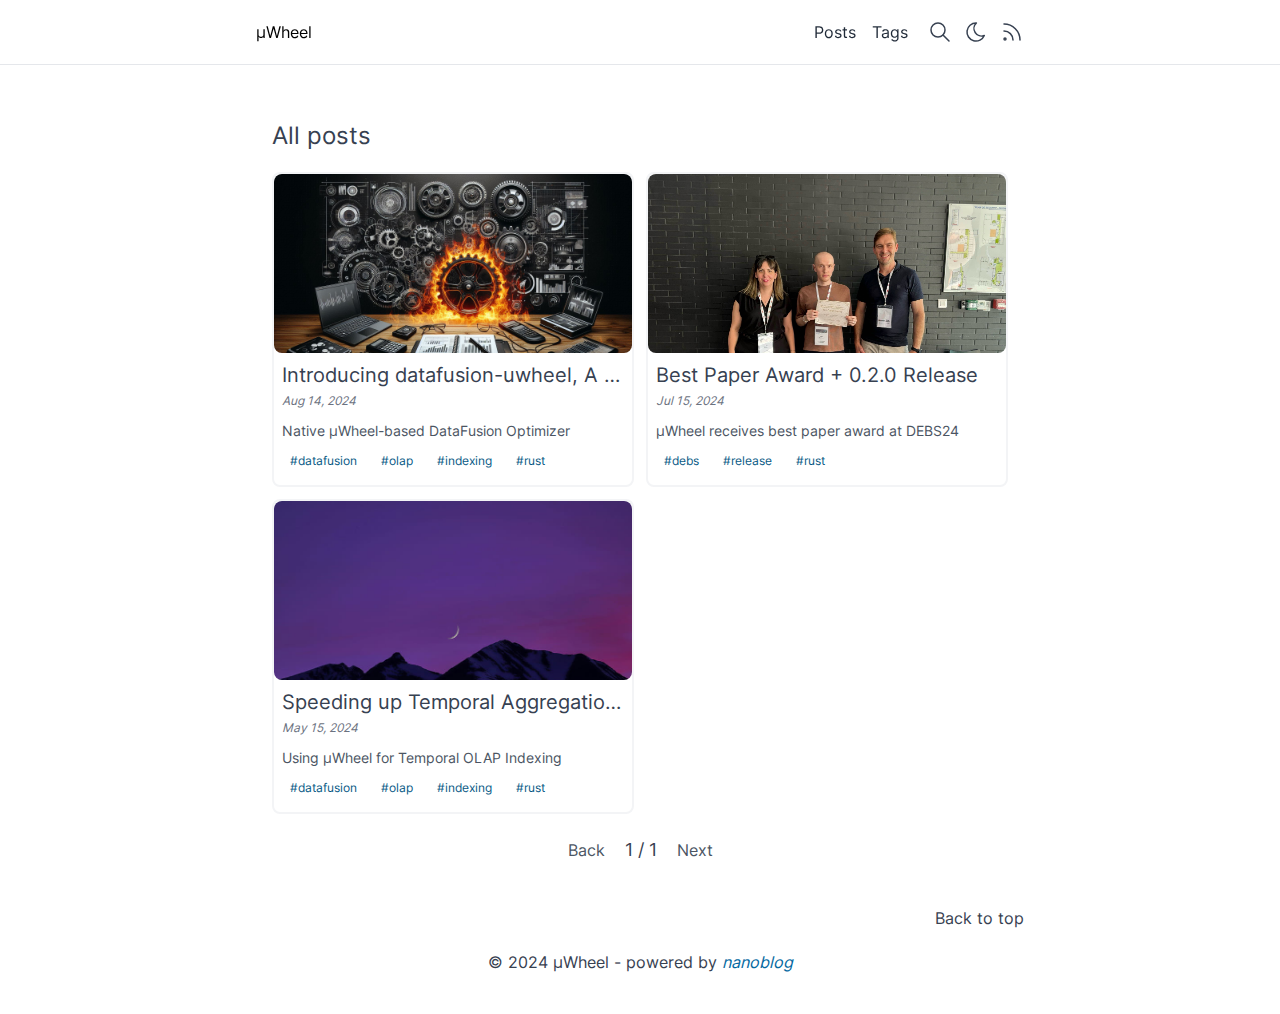
<file: posts/1/index.html>
<!DOCTYPE html><html lang="en"> <head><meta charset="utf-8"><meta name="viewport" content="width=device-width"><meta name="generator" content="Astro v4.11.3"><link rel="icon" type="image/x-icon" href="/favicon.ico"><link rel="sitemap" href="/sitemap-index.xml"><!-- SEO --><title>µWheel</title><meta name="title"><meta name="description" content="µWheel - Embeddable Aggregate Management For Streams and Queries"><!-- OG --><meta property="og:title"><meta property="og:description"><meta property="og:url" content="https://uwheel.github.io/posts/1/"><!-- Twitter --><meta property="twitter:card" content="summary_large_image"><meta property="twitter:url" content="https://uwheel.github.io/posts/1/"><meta property="twitter:title"><meta property="twitter:description"><meta name="astro-view-transitions-enabled" content="true"><meta name="astro-view-transitions-fallback" content="animate"><link rel="stylesheet" href="/_astro/index.CpSEASYn.css">
<style>@font-face{font-family:Inter;font-style:normal;font-display:swap;font-weight:400;src:url(/_astro/inter-cyrillic-ext-400-normal.tyfMZHQw.woff2) format("woff2"),url(/_astro/inter-cyrillic-ext-400-normal.CzG7Kr3z.woff) format("woff");unicode-range:U+0460-052F,U+1C80-1C88,U+20B4,U+2DE0-2DFF,U+A640-A69F,U+FE2E-FE2F}@font-face{font-family:Inter;font-style:normal;font-display:swap;font-weight:400;src:url(/_astro/inter-cyrillic-400-normal.Df6ckaLK.woff2) format("woff2"),url(/_astro/inter-cyrillic-400-normal.JrS_4yms.woff) format("woff");unicode-range:U+0301,U+0400-045F,U+0490-0491,U+04B0-04B1,U+2116}@font-face{font-family:Inter;font-style:normal;font-display:swap;font-weight:400;src:url(/_astro/inter-greek-ext-400-normal.CIdlr5YK.woff2) format("woff2"),url(/_astro/inter-greek-ext-400-normal._Rr29XE2.woff) format("woff");unicode-range:U+1F00-1FFF}@font-face{font-family:Inter;font-style:normal;font-display:swap;font-weight:400;src:url(/_astro/inter-greek-400-normal.DQXyrmoy.woff2) format("woff2"),url(/_astro/inter-greek-400-normal.DvIPHDQ7.woff) format("woff");unicode-range:U+0370-0377,U+037A-037F,U+0384-038A,U+038C,U+038E-03A1,U+03A3-03FF}@font-face{font-family:Inter;font-style:normal;font-display:swap;font-weight:400;src:url(/_astro/inter-vietnamese-400-normal.Cnt0N5Vm.woff2) format("woff2"),url(/_astro/inter-vietnamese-400-normal.DIOGfGLL.woff) format("woff");unicode-range:U+0102-0103,U+0110-0111,U+0128-0129,U+0168-0169,U+01A0-01A1,U+01AF-01B0,U+0300-0301,U+0303-0304,U+0308-0309,U+0323,U+0329,U+1EA0-1EF9,U+20AB}@font-face{font-family:Inter;font-style:normal;font-display:swap;font-weight:400;src:url(/_astro/inter-latin-ext-400-normal.D3W-OpO-.woff2) format("woff2"),url(/_astro/inter-latin-ext-400-normal.8tIzm-yw.woff) format("woff");unicode-range:U+0100-02AF,U+0304,U+0308,U+0329,U+1E00-1E9F,U+1EF2-1EFF,U+2020,U+20A0-20AB,U+20AD-20C0,U+2113,U+2C60-2C7F,U+A720-A7FF}@font-face{font-family:Inter;font-style:normal;font-display:swap;font-weight:400;src:url(/_astro/inter-latin-400-normal.BT1H-PT_.woff2) format("woff2"),url(/_astro/inter-latin-400-normal.Cdi8t5Mu.woff) format("woff");unicode-range:U+0000-00FF,U+0131,U+0152-0153,U+02BB-02BC,U+02C6,U+02DA,U+02DC,U+0304,U+0308,U+0329,U+2000-206F,U+2074,U+20AC,U+2122,U+2191,U+2193,U+2212,U+2215,U+FEFF,U+FFFD}.astro-route-announcer{position:absolute;left:0;top:0;clip:rect(0 0 0 0);clip-path:inset(50%);overflow:hidden;white-space:nowrap;width:1px;height:1px}:not(.astro-code *){font-family:Inter,sans-serif}
</style><script type="module" src="/_astro/hoisted.y0zVRpc3.js"></script>
<script type="module" src="/_astro/page.D0Zdqonr.js"></script></head> <body class="text-gray-700 dark:text-gray-400 dark:bg-gray-950"> <header class="backdrop-blur w-full px-8 py-5 fixed z-10 border-b dark:border-gray-900 bg-white/80 dark:bg-gray-950/75"> <div class="flex items-center gap-5 mx-auto w-full max-w-3xl"> <a class="text-black dark:text-white font-medium transition-colors hover:brightness-80" href="/" class="text-lg"> <!-- SETUP: If you have a logo, replace this component with it --><span> µWheel </span> </a> <div class="flex-grow"></div> <div class="flex items-center gap-4"> <a href="/posts" class="text-gray-800 dark:text-gray-400 transition-colors hover:brightness-80"> Posts </a><a href="/tags" class="text-gray-800 dark:text-gray-400 transition-colors hover:brightness-80"> Tags </a> </div> <div class="flex items-center gap-3"> <a href="/search" aria-label="Search content" class="transition-all hover:brightness-80 hover:scale-105"> <svg xmlns="http://www.w3.org/2000/svg" class="icon icon-tabler icon-tabler-search" width="24" height="24" viewBox="0 0 24 24" stroke-width="1.5" stroke="currentColor" fill="none" stroke-linecap="round" stroke-linejoin="round"><path stroke="none" d="M0 0h24v24H0z" fill="none"></path><path d="M10 10m-7 0a7 7 0 1 0 14 0a7 7 0 1 0 -14 0"></path><path d="M21 21l-6 -6"></path></svg> </a> <button aria-label="Switch theme" class="theme-switch transition-all hover:brightness-80 hover:scale-105"> <svg xmlns="http://www.w3.org/2000/svg" width="24" height="24" viewBox="0 0 24 24" stroke-width="1.5" stroke="currentColor" fill="none" stroke-linecap="round" stroke-linejoin="round"><path stroke="none" d="M0 0h24v24H0z" fill="none"></path><path d="M12 3c.132 0 .263 0 .393 0a7.5 7.5 0 0 0 7.92 12.446a9 9 0 1 1 -8.313 -12.454z"></path></svg> </button> <script>
  const iconMoon = `<svg xmlns="http://www.w3.org/2000/svg" width="24" height="24" viewBox="0 0 24 24" stroke-width="1.5" stroke="currentColor" fill="none" stroke-linecap="round" stroke-linejoin="round"><path stroke="none" d="M0 0h24v24H0z" fill="none"/><path d="M12 3c.132 0 .263 0 .393 0a7.5 7.5 0 0 0 7.92 12.446a9 9 0 1 1 -8.313 -12.454z" /></svg>`;
  const iconSun = `<svg xmlns="http://www.w3.org/2000/svg" width="24" height="24" viewBox="0 0 24 24" stroke-width="1.5" stroke="currentColor" fill="none" stroke-linecap="round" stroke-linejoin="round"><path stroke="none" d="M0 0h24v24H0z" fill="none"/><path d="M12 12m-4 0a4 4 0 1 0 8 0a4 4 0 1 0 -8 0" /><path d="M3 12h1m8 -9v1m8 8h1m-9 8v1m-6.4 -15.4l.7 .7m12.1 -.7l-.7 .7m0 11.4l.7 .7m-12.1 -.7l-.7 .7" /></svg>`;

  function theme() {
    const local = localStorage.getItem("theme");
    if (local) {
      return local;
    }
    if (window.matchMedia("(prefers-color-scheme: dark)").matches) {
      return "dark";
    }
    return "light";
  }

  function registerStuff(document) {
    const root = document.documentElement;
    const themeSwitch = document.querySelector(".theme-switch");

    if (theme() === "light") {
      root.classList.remove("dark");
      themeSwitch.innerHTML = iconMoon;
    } else {
      root.classList.add("dark");
      themeSwitch.innerHTML = iconSun;
    }

    themeSwitch.addEventListener("click", () => {
      const isDark = root.classList.contains("dark");
      localStorage.setItem("theme", isDark ? "light" : "dark");
      console.log(isDark);

      if (isDark) {
        root.classList.remove("dark");
        themeSwitch.innerHTML = iconMoon;
      } else {
        root.classList.add("dark");
        themeSwitch.innerHTML = iconSun;
      }
    });
  }

  registerStuff(document);

  document.addEventListener("astro:after-swap", (ev) => {
    registerStuff(document);
  });
</script> <a target="_blank" href="/rss.xml" aria-label="Get RSS feed" class="transition-all hover:brightness-80 hover:scale-105"> <svg xmlns="http://www.w3.org/2000/svg" class="icon icon-tabler icon-tabler-rss" width="24" height="24" viewBox="0 0 24 24" stroke-width="1.5" stroke="currentColor" fill="none" stroke-linecap="round" stroke-linejoin="round">  <path stroke="none" d="M0 0h24v24H0z" fill="none"></path> <path d="M5 19m-1 0a1 1 0 1 0 2 0a1 1 0 1 0 -2 0"></path> <path d="M4 4a16 16 0 0 1 16 16"></path> <path d="M4 11a9 9 0 0 1 9 9"></path>  </svg> </a> </div> </div> </header> <main class="px-4 pt-30 mx-auto max-w-3xl">  <div class="flex flex-col gap-5"> <h1 class="text-2xl dark:text-gray-200 font-medium">All posts</h1> <div class="grid sm:grid-cols-2 gap-3"><div class="flex flex-col border-2 border-gray-100 dark:border-transparent dark:bg-gray-900 rounded-lg truncate"><a href="/post/datafusion_uwheel" aria-label="Introducing datafusion-uwheel, A Native DataFusion Optimizer for Time-based Analytics"><div class="bg-sky-500/10 object-cover aspect-2 rounded-lg hover:brightness-80 transition-all bg-cover" style="background-image:url(/media/posts/wheel_fire.jpeg)"></div></a><div class="flex flex-col gap-1 p-2 truncate"><div class="flex truncate"><a href="/post/datafusion_uwheel" class="text-xl truncate dark:text-gray-200 transition-all hover:text-sky-500" aria-label="Introducing datafusion-uwheel, A Native DataFusion Optimizer for Time-based Analytics">Introducing datafusion-uwheel, A Native DataFusion Optimizer for Time-based Analytics</a></div><div class="text-xs italic text-gray-500 dark:text-gray-400">Aug 14, 2024</div><div class="mt-2 text-sm text-gray-600 dark:text-gray-300 truncate">Native µWheel-based DataFusion Optimizer</div><!--$--><ul class="mt-2 flex-wrap text-xs text-sky-800 dark:text-sky-300 flex items-center gap-2"><li class="mb-2 transition-all hover:translate-y-[-1px] hover:brightness-90"><a class="transition-all hover:dark:bg-sky-800/30 rounded p-2" href="/tag/datafusion">#<!--$-->datafusion<!--/--></a></li><li class="mb-2 transition-all hover:translate-y-[-1px] hover:brightness-90"><a class="transition-all hover:dark:bg-sky-800/30 rounded p-2" href="/tag/olap">#<!--$-->olap<!--/--></a></li><li class="mb-2 transition-all hover:translate-y-[-1px] hover:brightness-90"><a class="transition-all hover:dark:bg-sky-800/30 rounded p-2" href="/tag/indexing">#<!--$-->indexing<!--/--></a></li><li class="mb-2 transition-all hover:translate-y-[-1px] hover:brightness-90"><a class="transition-all hover:dark:bg-sky-800/30 rounded p-2" href="/tag/rust">#<!--$-->rust<!--/--></a></li></ul><!--/--></div></div><div class="flex flex-col border-2 border-gray-100 dark:border-transparent dark:bg-gray-900 rounded-lg truncate"><a href="/post/best-paper-award-020-release" aria-label="Best Paper Award + 0.2.0 Release"><div class="bg-sky-500/10 object-cover aspect-2 rounded-lg hover:brightness-80 transition-all bg-cover" style="background-image:url(/media/posts/debs_award.JPG)"></div></a><div class="flex flex-col gap-1 p-2 truncate"><div class="flex truncate"><a href="/post/best-paper-award-020-release" class="text-xl truncate dark:text-gray-200 transition-all hover:text-sky-500" aria-label="Best Paper Award + 0.2.0 Release">Best Paper Award + 0.2.0 Release</a></div><div class="text-xs italic text-gray-500 dark:text-gray-400">Jul 15, 2024</div><div class="mt-2 text-sm text-gray-600 dark:text-gray-300 truncate">µWheel receives best paper award at DEBS24</div><!--$--><ul class="mt-2 flex-wrap text-xs text-sky-800 dark:text-sky-300 flex items-center gap-2"><li class="mb-2 transition-all hover:translate-y-[-1px] hover:brightness-90"><a class="transition-all hover:dark:bg-sky-800/30 rounded p-2" href="/tag/debs">#<!--$-->debs<!--/--></a></li><li class="mb-2 transition-all hover:translate-y-[-1px] hover:brightness-90"><a class="transition-all hover:dark:bg-sky-800/30 rounded p-2" href="/tag/release">#<!--$-->release<!--/--></a></li><li class="mb-2 transition-all hover:translate-y-[-1px] hover:brightness-90"><a class="transition-all hover:dark:bg-sky-800/30 rounded p-2" href="/tag/rust">#<!--$-->rust<!--/--></a></li></ul><!--/--></div></div><div class="flex flex-col border-2 border-gray-100 dark:border-transparent dark:bg-gray-900 rounded-lg truncate"><a href="/post/datafusion" aria-label="Speeding up Temporal Aggregation in DataFusion by 60-60000x"><div class="bg-sky-500/10 object-cover aspect-2 rounded-lg hover:brightness-80 transition-all bg-cover" style="background-image:url(/media/posts/berg4.jpg)"></div></a><div class="flex flex-col gap-1 p-2 truncate"><div class="flex truncate"><a href="/post/datafusion" class="text-xl truncate dark:text-gray-200 transition-all hover:text-sky-500" aria-label="Speeding up Temporal Aggregation in DataFusion by 60-60000x">Speeding up Temporal Aggregation in DataFusion by 60-60000x</a></div><div class="text-xs italic text-gray-500 dark:text-gray-400">May 15, 2024</div><div class="mt-2 text-sm text-gray-600 dark:text-gray-300 truncate">Using µWheel for Temporal OLAP Indexing</div><!--$--><ul class="mt-2 flex-wrap text-xs text-sky-800 dark:text-sky-300 flex items-center gap-2"><li class="mb-2 transition-all hover:translate-y-[-1px] hover:brightness-90"><a class="transition-all hover:dark:bg-sky-800/30 rounded p-2" href="/tag/datafusion">#<!--$-->datafusion<!--/--></a></li><li class="mb-2 transition-all hover:translate-y-[-1px] hover:brightness-90"><a class="transition-all hover:dark:bg-sky-800/30 rounded p-2" href="/tag/olap">#<!--$-->olap<!--/--></a></li><li class="mb-2 transition-all hover:translate-y-[-1px] hover:brightness-90"><a class="transition-all hover:dark:bg-sky-800/30 rounded p-2" href="/tag/indexing">#<!--$-->indexing<!--/--></a></li><li class="mb-2 transition-all hover:translate-y-[-1px] hover:brightness-90"><a class="transition-all hover:dark:bg-sky-800/30 rounded p-2" href="/tag/rust">#<!--$-->rust<!--/--></a></li></ul><!--/--></div></div></div> <div class="flex justify-center items-center gap-3"> <a> <button disabled class="disabled:cursor-not-allowed disabled:text-gray-600 enabled:text-sky-800 enabled:hover:bg-sky-50 enabled:dark:text-sky-300 font-medium px-2 py-1 enabled:hover:dark:bg-sky-950/50 rounded-lg transition-all">
Back
</button> </a> <div class="text-lg font-medium text-center"> 1 / 1 </div> <a> <button disabled class="disabled:cursor-not-allowed disabled:text-gray-600 enabled:text-sky-800 enabled:hover:bg-sky-50 enabled:dark:text-sky-300 font-medium px-2 py-1 enabled:hover:dark:bg-sky-950/50 rounded-lg transition-all">
Next
</button> </a> </div> </div>  </main> <footer class="flex flex-col gap-5 py-10 mx-auto max-w-3xl w-full"> <!-- TODO: move into a fixed FAB button, outside of footer --> <div class="text-right"> <button onclick="scrollToTop()">Back to top</button> </div> <div class="text-center">
&copy; 2024 µWheel 
- powered by <a class="text-sky-700 dark:text-sky-300 italic transition-all hover:brightness-80" href="https://github.com/marvin-j97/nanoblog" target="_blank">
nanoblog
</a>  </div> </footer> <script>
  function scrollToTop() {
    window.scrollTo({
      top: 0,
      left: 0,
      behavior: "smooth",
    });
  }
</script>  </body> </html>
</file>
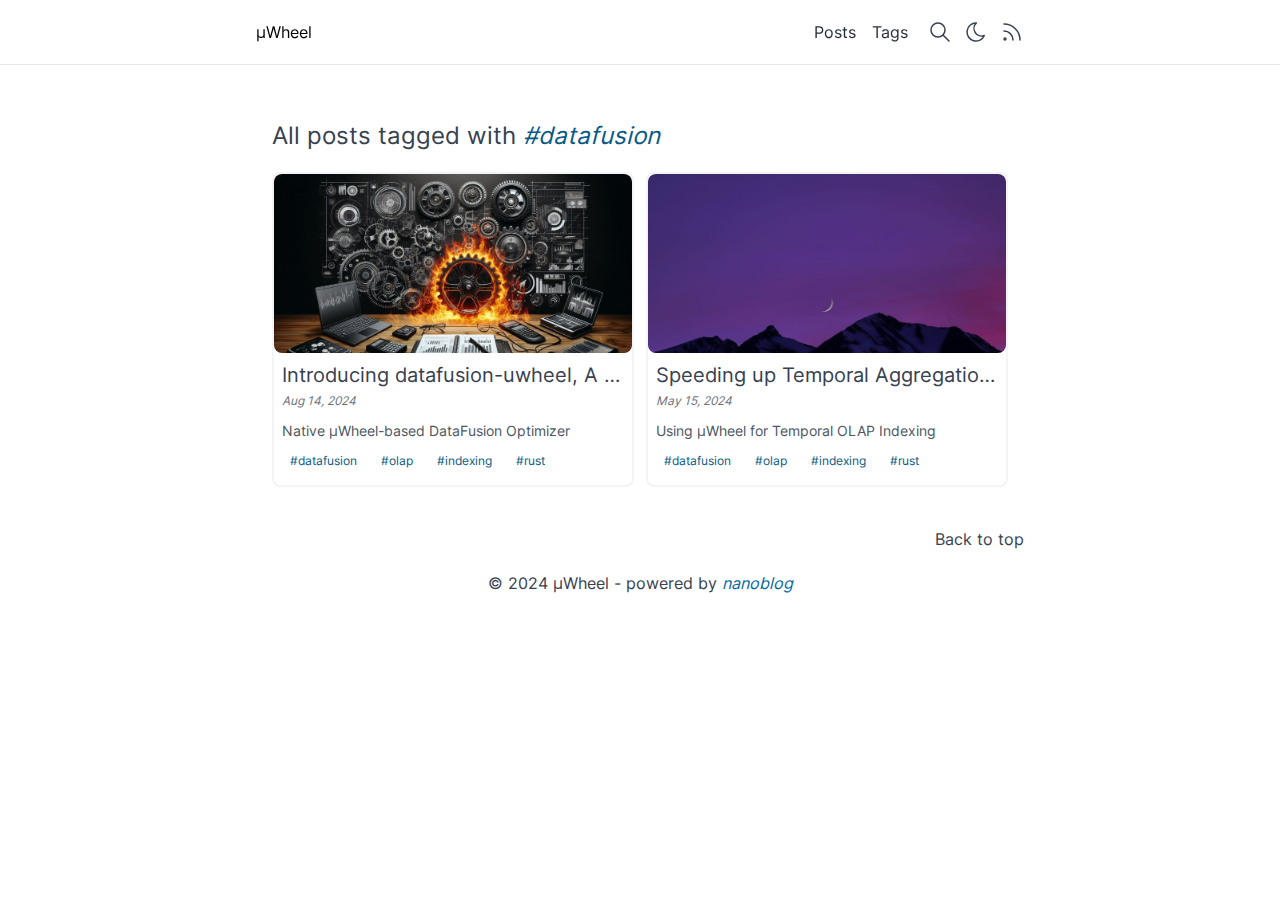
<file: tag/datafusion/index.html>
<!DOCTYPE html><html lang="en"> <head><meta charset="utf-8"><meta name="viewport" content="width=device-width"><meta name="generator" content="Astro v4.11.3"><link rel="icon" type="image/x-icon" href="/favicon.ico"><link rel="sitemap" href="/sitemap-index.xml"><!-- SEO --><title>µWheel</title><meta name="title"><meta name="description" content="µWheel - Embeddable Aggregate Management For Streams and Queries"><!-- OG --><meta property="og:title"><meta property="og:description"><meta property="og:url" content="https://uwheel.github.io/tag/datafusion/"><!-- Twitter --><meta property="twitter:card" content="summary_large_image"><meta property="twitter:url" content="https://uwheel.github.io/tag/datafusion/"><meta property="twitter:title"><meta property="twitter:description"><meta name="astro-view-transitions-enabled" content="true"><meta name="astro-view-transitions-fallback" content="animate"><link rel="stylesheet" href="/_astro/index.CpSEASYn.css">
<style>@font-face{font-family:Inter;font-style:normal;font-display:swap;font-weight:400;src:url(/_astro/inter-cyrillic-ext-400-normal.tyfMZHQw.woff2) format("woff2"),url(/_astro/inter-cyrillic-ext-400-normal.CzG7Kr3z.woff) format("woff");unicode-range:U+0460-052F,U+1C80-1C88,U+20B4,U+2DE0-2DFF,U+A640-A69F,U+FE2E-FE2F}@font-face{font-family:Inter;font-style:normal;font-display:swap;font-weight:400;src:url(/_astro/inter-cyrillic-400-normal.Df6ckaLK.woff2) format("woff2"),url(/_astro/inter-cyrillic-400-normal.JrS_4yms.woff) format("woff");unicode-range:U+0301,U+0400-045F,U+0490-0491,U+04B0-04B1,U+2116}@font-face{font-family:Inter;font-style:normal;font-display:swap;font-weight:400;src:url(/_astro/inter-greek-ext-400-normal.CIdlr5YK.woff2) format("woff2"),url(/_astro/inter-greek-ext-400-normal._Rr29XE2.woff) format("woff");unicode-range:U+1F00-1FFF}@font-face{font-family:Inter;font-style:normal;font-display:swap;font-weight:400;src:url(/_astro/inter-greek-400-normal.DQXyrmoy.woff2) format("woff2"),url(/_astro/inter-greek-400-normal.DvIPHDQ7.woff) format("woff");unicode-range:U+0370-0377,U+037A-037F,U+0384-038A,U+038C,U+038E-03A1,U+03A3-03FF}@font-face{font-family:Inter;font-style:normal;font-display:swap;font-weight:400;src:url(/_astro/inter-vietnamese-400-normal.Cnt0N5Vm.woff2) format("woff2"),url(/_astro/inter-vietnamese-400-normal.DIOGfGLL.woff) format("woff");unicode-range:U+0102-0103,U+0110-0111,U+0128-0129,U+0168-0169,U+01A0-01A1,U+01AF-01B0,U+0300-0301,U+0303-0304,U+0308-0309,U+0323,U+0329,U+1EA0-1EF9,U+20AB}@font-face{font-family:Inter;font-style:normal;font-display:swap;font-weight:400;src:url(/_astro/inter-latin-ext-400-normal.D3W-OpO-.woff2) format("woff2"),url(/_astro/inter-latin-ext-400-normal.8tIzm-yw.woff) format("woff");unicode-range:U+0100-02AF,U+0304,U+0308,U+0329,U+1E00-1E9F,U+1EF2-1EFF,U+2020,U+20A0-20AB,U+20AD-20C0,U+2113,U+2C60-2C7F,U+A720-A7FF}@font-face{font-family:Inter;font-style:normal;font-display:swap;font-weight:400;src:url(/_astro/inter-latin-400-normal.BT1H-PT_.woff2) format("woff2"),url(/_astro/inter-latin-400-normal.Cdi8t5Mu.woff) format("woff");unicode-range:U+0000-00FF,U+0131,U+0152-0153,U+02BB-02BC,U+02C6,U+02DA,U+02DC,U+0304,U+0308,U+0329,U+2000-206F,U+2074,U+20AC,U+2122,U+2191,U+2193,U+2212,U+2215,U+FEFF,U+FFFD}.astro-route-announcer{position:absolute;left:0;top:0;clip:rect(0 0 0 0);clip-path:inset(50%);overflow:hidden;white-space:nowrap;width:1px;height:1px}:not(.astro-code *){font-family:Inter,sans-serif}
@keyframes astroFadeInOut{0%{opacity:1}to{opacity:0}}@keyframes astroFadeIn{0%{opacity:0}}@keyframes astroFadeOut{to{opacity:0}}@keyframes astroSlideFromRight{0%{transform:translate(100%)}}@keyframes astroSlideFromLeft{0%{transform:translate(-100%)}}@keyframes astroSlideToRight{to{transform:translate(100%)}}@keyframes astroSlideToLeft{to{transform:translate(-100%)}}@media (prefers-reduced-motion){::view-transition-group(*),::view-transition-old(*),::view-transition-new(*){animation:none!important}[data-astro-transition-scope]{animation:none!important}}
</style><script type="module" src="/_astro/hoisted.y0zVRpc3.js"></script>
<script type="module" src="/_astro/page.D0Zdqonr.js"></script><style>[data-astro-transition-scope="astro-htzjyg2s-1"] { view-transition-name: datafusion; }@layer astro { ::view-transition-old(datafusion) { 
	animation-duration: 180ms;
	animation-timing-function: cubic-bezier(0.76, 0, 0.24, 1);
	animation-fill-mode: both;
	animation-name: astroFadeOut; }::view-transition-new(datafusion) { 
	animation-duration: 180ms;
	animation-timing-function: cubic-bezier(0.76, 0, 0.24, 1);
	animation-fill-mode: both;
	animation-name: astroFadeIn; }[data-astro-transition=back]::view-transition-old(datafusion) { 
	animation-duration: 180ms;
	animation-timing-function: cubic-bezier(0.76, 0, 0.24, 1);
	animation-fill-mode: both;
	animation-name: astroFadeOut; }[data-astro-transition=back]::view-transition-new(datafusion) { 
	animation-duration: 180ms;
	animation-timing-function: cubic-bezier(0.76, 0, 0.24, 1);
	animation-fill-mode: both;
	animation-name: astroFadeIn; } }[data-astro-transition-fallback="old"] [data-astro-transition-scope="astro-htzjyg2s-1"],
			[data-astro-transition-fallback="old"][data-astro-transition-scope="astro-htzjyg2s-1"] { 
	animation-duration: 180ms;
	animation-timing-function: cubic-bezier(0.76, 0, 0.24, 1);
	animation-fill-mode: both;
	animation-name: astroFadeOut; }[data-astro-transition-fallback="new"] [data-astro-transition-scope="astro-htzjyg2s-1"],
			[data-astro-transition-fallback="new"][data-astro-transition-scope="astro-htzjyg2s-1"] { 
	animation-duration: 180ms;
	animation-timing-function: cubic-bezier(0.76, 0, 0.24, 1);
	animation-fill-mode: both;
	animation-name: astroFadeIn; }[data-astro-transition=back][data-astro-transition-fallback="old"] [data-astro-transition-scope="astro-htzjyg2s-1"],
			[data-astro-transition=back][data-astro-transition-fallback="old"][data-astro-transition-scope="astro-htzjyg2s-1"] { 
	animation-duration: 180ms;
	animation-timing-function: cubic-bezier(0.76, 0, 0.24, 1);
	animation-fill-mode: both;
	animation-name: astroFadeOut; }[data-astro-transition=back][data-astro-transition-fallback="new"] [data-astro-transition-scope="astro-htzjyg2s-1"],
			[data-astro-transition=back][data-astro-transition-fallback="new"][data-astro-transition-scope="astro-htzjyg2s-1"] { 
	animation-duration: 180ms;
	animation-timing-function: cubic-bezier(0.76, 0, 0.24, 1);
	animation-fill-mode: both;
	animation-name: astroFadeIn; }</style></head> <body class="text-gray-700 dark:text-gray-400 dark:bg-gray-950"> <header class="backdrop-blur w-full px-8 py-5 fixed z-10 border-b dark:border-gray-900 bg-white/80 dark:bg-gray-950/75"> <div class="flex items-center gap-5 mx-auto w-full max-w-3xl"> <a class="text-black dark:text-white font-medium transition-colors hover:brightness-80" href="/" class="text-lg"> <!-- SETUP: If you have a logo, replace this component with it --><span> µWheel </span> </a> <div class="flex-grow"></div> <div class="flex items-center gap-4"> <a href="/posts" class="text-gray-800 dark:text-gray-400 transition-colors hover:brightness-80"> Posts </a><a href="/tags" class="text-gray-800 dark:text-gray-400 transition-colors hover:brightness-80"> Tags </a> </div> <div class="flex items-center gap-3"> <a href="/search" aria-label="Search content" class="transition-all hover:brightness-80 hover:scale-105"> <svg xmlns="http://www.w3.org/2000/svg" class="icon icon-tabler icon-tabler-search" width="24" height="24" viewBox="0 0 24 24" stroke-width="1.5" stroke="currentColor" fill="none" stroke-linecap="round" stroke-linejoin="round"><path stroke="none" d="M0 0h24v24H0z" fill="none"></path><path d="M10 10m-7 0a7 7 0 1 0 14 0a7 7 0 1 0 -14 0"></path><path d="M21 21l-6 -6"></path></svg> </a> <button aria-label="Switch theme" class="theme-switch transition-all hover:brightness-80 hover:scale-105"> <svg xmlns="http://www.w3.org/2000/svg" width="24" height="24" viewBox="0 0 24 24" stroke-width="1.5" stroke="currentColor" fill="none" stroke-linecap="round" stroke-linejoin="round"><path stroke="none" d="M0 0h24v24H0z" fill="none"></path><path d="M12 3c.132 0 .263 0 .393 0a7.5 7.5 0 0 0 7.92 12.446a9 9 0 1 1 -8.313 -12.454z"></path></svg> </button> <script>
  const iconMoon = `<svg xmlns="http://www.w3.org/2000/svg" width="24" height="24" viewBox="0 0 24 24" stroke-width="1.5" stroke="currentColor" fill="none" stroke-linecap="round" stroke-linejoin="round"><path stroke="none" d="M0 0h24v24H0z" fill="none"/><path d="M12 3c.132 0 .263 0 .393 0a7.5 7.5 0 0 0 7.92 12.446a9 9 0 1 1 -8.313 -12.454z" /></svg>`;
  const iconSun = `<svg xmlns="http://www.w3.org/2000/svg" width="24" height="24" viewBox="0 0 24 24" stroke-width="1.5" stroke="currentColor" fill="none" stroke-linecap="round" stroke-linejoin="round"><path stroke="none" d="M0 0h24v24H0z" fill="none"/><path d="M12 12m-4 0a4 4 0 1 0 8 0a4 4 0 1 0 -8 0" /><path d="M3 12h1m8 -9v1m8 8h1m-9 8v1m-6.4 -15.4l.7 .7m12.1 -.7l-.7 .7m0 11.4l.7 .7m-12.1 -.7l-.7 .7" /></svg>`;

  function theme() {
    const local = localStorage.getItem("theme");
    if (local) {
      return local;
    }
    if (window.matchMedia("(prefers-color-scheme: dark)").matches) {
      return "dark";
    }
    return "light";
  }

  function registerStuff(document) {
    const root = document.documentElement;
    const themeSwitch = document.querySelector(".theme-switch");

    if (theme() === "light") {
      root.classList.remove("dark");
      themeSwitch.innerHTML = iconMoon;
    } else {
      root.classList.add("dark");
      themeSwitch.innerHTML = iconSun;
    }

    themeSwitch.addEventListener("click", () => {
      const isDark = root.classList.contains("dark");
      localStorage.setItem("theme", isDark ? "light" : "dark");
      console.log(isDark);

      if (isDark) {
        root.classList.remove("dark");
        themeSwitch.innerHTML = iconMoon;
      } else {
        root.classList.add("dark");
        themeSwitch.innerHTML = iconSun;
      }
    });
  }

  registerStuff(document);

  document.addEventListener("astro:after-swap", (ev) => {
    registerStuff(document);
  });
</script> <a target="_blank" href="/rss.xml" aria-label="Get RSS feed" class="transition-all hover:brightness-80 hover:scale-105"> <svg xmlns="http://www.w3.org/2000/svg" class="icon icon-tabler icon-tabler-rss" width="24" height="24" viewBox="0 0 24 24" stroke-width="1.5" stroke="currentColor" fill="none" stroke-linecap="round" stroke-linejoin="round">  <path stroke="none" d="M0 0h24v24H0z" fill="none"></path> <path d="M5 19m-1 0a1 1 0 1 0 2 0a1 1 0 1 0 -2 0"></path> <path d="M4 4a16 16 0 0 1 16 16"></path> <path d="M4 11a9 9 0 0 1 9 9"></path>  </svg> </a> </div> </div> </header> <main class="px-4 pt-30 mx-auto max-w-3xl">  <div class="flex flex-col gap-5"> <h1 class="text-2xl dark:text-gray-200 font-medium">
All posts tagged with <i class="text-sky-800 dark:text-sky-500" data-astro-transition-scope="astro-htzjyg2s-1">#datafusion</i> </h1> <div class="grid sm:grid-cols-2 gap-3"><div class="flex flex-col border-2 border-gray-100 dark:border-transparent dark:bg-gray-900 rounded-lg truncate"><a href="/post/datafusion_uwheel" aria-label="Introducing datafusion-uwheel, A Native DataFusion Optimizer for Time-based Analytics"><div class="bg-sky-500/10 object-cover aspect-2 rounded-lg hover:brightness-80 transition-all bg-cover" style="background-image:url(/media/posts/wheel_fire.jpeg)"></div></a><div class="flex flex-col gap-1 p-2 truncate"><div class="flex truncate"><a href="/post/datafusion_uwheel" class="text-xl truncate dark:text-gray-200 transition-all hover:text-sky-500" aria-label="Introducing datafusion-uwheel, A Native DataFusion Optimizer for Time-based Analytics">Introducing datafusion-uwheel, A Native DataFusion Optimizer for Time-based Analytics</a></div><div class="text-xs italic text-gray-500 dark:text-gray-400">Aug 14, 2024</div><div class="mt-2 text-sm text-gray-600 dark:text-gray-300 truncate">Native µWheel-based DataFusion Optimizer</div><!--$--><ul class="mt-2 flex-wrap text-xs text-sky-800 dark:text-sky-300 flex items-center gap-2"><li class="mb-2 transition-all hover:translate-y-[-1px] hover:brightness-90"><a class="transition-all hover:dark:bg-sky-800/30 rounded p-2" href="/tag/datafusion">#<!--$-->datafusion<!--/--></a></li><li class="mb-2 transition-all hover:translate-y-[-1px] hover:brightness-90"><a class="transition-all hover:dark:bg-sky-800/30 rounded p-2" href="/tag/olap">#<!--$-->olap<!--/--></a></li><li class="mb-2 transition-all hover:translate-y-[-1px] hover:brightness-90"><a class="transition-all hover:dark:bg-sky-800/30 rounded p-2" href="/tag/indexing">#<!--$-->indexing<!--/--></a></li><li class="mb-2 transition-all hover:translate-y-[-1px] hover:brightness-90"><a class="transition-all hover:dark:bg-sky-800/30 rounded p-2" href="/tag/rust">#<!--$-->rust<!--/--></a></li></ul><!--/--></div></div><div class="flex flex-col border-2 border-gray-100 dark:border-transparent dark:bg-gray-900 rounded-lg truncate"><a href="/post/datafusion" aria-label="Speeding up Temporal Aggregation in DataFusion by 60-60000x"><div class="bg-sky-500/10 object-cover aspect-2 rounded-lg hover:brightness-80 transition-all bg-cover" style="background-image:url(/media/posts/berg4.jpg)"></div></a><div class="flex flex-col gap-1 p-2 truncate"><div class="flex truncate"><a href="/post/datafusion" class="text-xl truncate dark:text-gray-200 transition-all hover:text-sky-500" aria-label="Speeding up Temporal Aggregation in DataFusion by 60-60000x">Speeding up Temporal Aggregation in DataFusion by 60-60000x</a></div><div class="text-xs italic text-gray-500 dark:text-gray-400">May 15, 2024</div><div class="mt-2 text-sm text-gray-600 dark:text-gray-300 truncate">Using µWheel for Temporal OLAP Indexing</div><!--$--><ul class="mt-2 flex-wrap text-xs text-sky-800 dark:text-sky-300 flex items-center gap-2"><li class="mb-2 transition-all hover:translate-y-[-1px] hover:brightness-90"><a class="transition-all hover:dark:bg-sky-800/30 rounded p-2" href="/tag/datafusion">#<!--$-->datafusion<!--/--></a></li><li class="mb-2 transition-all hover:translate-y-[-1px] hover:brightness-90"><a class="transition-all hover:dark:bg-sky-800/30 rounded p-2" href="/tag/olap">#<!--$-->olap<!--/--></a></li><li class="mb-2 transition-all hover:translate-y-[-1px] hover:brightness-90"><a class="transition-all hover:dark:bg-sky-800/30 rounded p-2" href="/tag/indexing">#<!--$-->indexing<!--/--></a></li><li class="mb-2 transition-all hover:translate-y-[-1px] hover:brightness-90"><a class="transition-all hover:dark:bg-sky-800/30 rounded p-2" href="/tag/rust">#<!--$-->rust<!--/--></a></li></ul><!--/--></div></div></div> </div>  </main> <footer class="flex flex-col gap-5 py-10 mx-auto max-w-3xl w-full"> <!-- TODO: move into a fixed FAB button, outside of footer --> <div class="text-right"> <button onclick="scrollToTop()">Back to top</button> </div> <div class="text-center">
&copy; 2024 µWheel 
- powered by <a class="text-sky-700 dark:text-sky-300 italic transition-all hover:brightness-80" href="https://github.com/marvin-j97/nanoblog" target="_blank">
nanoblog
</a>  </div> </footer> <script>
  function scrollToTop() {
    window.scrollTo({
      top: 0,
      left: 0,
      behavior: "smooth",
    });
  }
</script>  </body> </html>
</file>
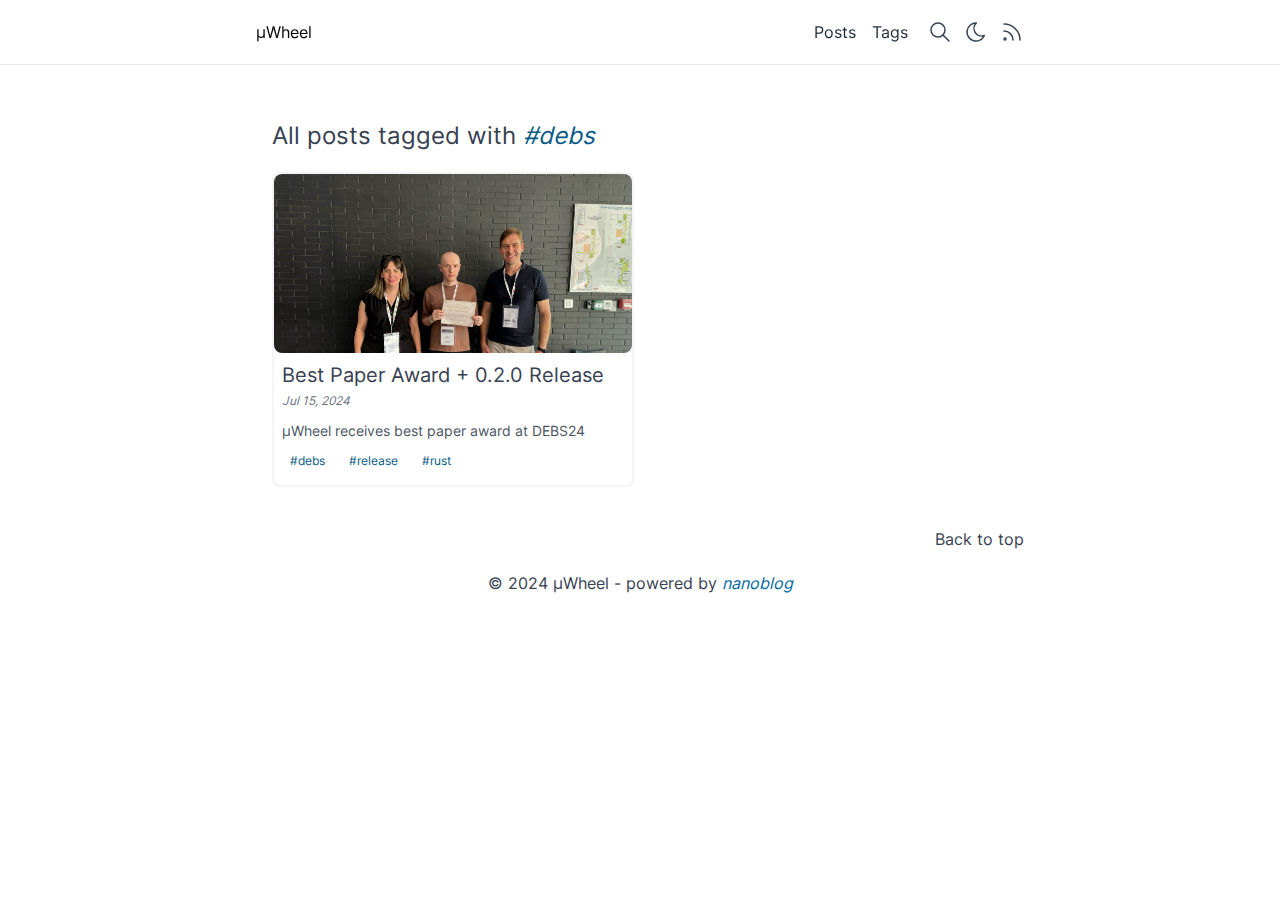
<file: tag/debs/index.html>
<!DOCTYPE html><html lang="en"> <head><meta charset="utf-8"><meta name="viewport" content="width=device-width"><meta name="generator" content="Astro v4.11.3"><link rel="icon" type="image/x-icon" href="/favicon.ico"><link rel="sitemap" href="/sitemap-index.xml"><!-- SEO --><title>µWheel</title><meta name="title"><meta name="description" content="µWheel - Embeddable Aggregate Management For Streams and Queries"><!-- OG --><meta property="og:title"><meta property="og:description"><meta property="og:url" content="https://uwheel.github.io/tag/debs/"><!-- Twitter --><meta property="twitter:card" content="summary_large_image"><meta property="twitter:url" content="https://uwheel.github.io/tag/debs/"><meta property="twitter:title"><meta property="twitter:description"><meta name="astro-view-transitions-enabled" content="true"><meta name="astro-view-transitions-fallback" content="animate"><link rel="stylesheet" href="/_astro/index.CpSEASYn.css">
<style>@font-face{font-family:Inter;font-style:normal;font-display:swap;font-weight:400;src:url(/_astro/inter-cyrillic-ext-400-normal.tyfMZHQw.woff2) format("woff2"),url(/_astro/inter-cyrillic-ext-400-normal.CzG7Kr3z.woff) format("woff");unicode-range:U+0460-052F,U+1C80-1C88,U+20B4,U+2DE0-2DFF,U+A640-A69F,U+FE2E-FE2F}@font-face{font-family:Inter;font-style:normal;font-display:swap;font-weight:400;src:url(/_astro/inter-cyrillic-400-normal.Df6ckaLK.woff2) format("woff2"),url(/_astro/inter-cyrillic-400-normal.JrS_4yms.woff) format("woff");unicode-range:U+0301,U+0400-045F,U+0490-0491,U+04B0-04B1,U+2116}@font-face{font-family:Inter;font-style:normal;font-display:swap;font-weight:400;src:url(/_astro/inter-greek-ext-400-normal.CIdlr5YK.woff2) format("woff2"),url(/_astro/inter-greek-ext-400-normal._Rr29XE2.woff) format("woff");unicode-range:U+1F00-1FFF}@font-face{font-family:Inter;font-style:normal;font-display:swap;font-weight:400;src:url(/_astro/inter-greek-400-normal.DQXyrmoy.woff2) format("woff2"),url(/_astro/inter-greek-400-normal.DvIPHDQ7.woff) format("woff");unicode-range:U+0370-0377,U+037A-037F,U+0384-038A,U+038C,U+038E-03A1,U+03A3-03FF}@font-face{font-family:Inter;font-style:normal;font-display:swap;font-weight:400;src:url(/_astro/inter-vietnamese-400-normal.Cnt0N5Vm.woff2) format("woff2"),url(/_astro/inter-vietnamese-400-normal.DIOGfGLL.woff) format("woff");unicode-range:U+0102-0103,U+0110-0111,U+0128-0129,U+0168-0169,U+01A0-01A1,U+01AF-01B0,U+0300-0301,U+0303-0304,U+0308-0309,U+0323,U+0329,U+1EA0-1EF9,U+20AB}@font-face{font-family:Inter;font-style:normal;font-display:swap;font-weight:400;src:url(/_astro/inter-latin-ext-400-normal.D3W-OpO-.woff2) format("woff2"),url(/_astro/inter-latin-ext-400-normal.8tIzm-yw.woff) format("woff");unicode-range:U+0100-02AF,U+0304,U+0308,U+0329,U+1E00-1E9F,U+1EF2-1EFF,U+2020,U+20A0-20AB,U+20AD-20C0,U+2113,U+2C60-2C7F,U+A720-A7FF}@font-face{font-family:Inter;font-style:normal;font-display:swap;font-weight:400;src:url(/_astro/inter-latin-400-normal.BT1H-PT_.woff2) format("woff2"),url(/_astro/inter-latin-400-normal.Cdi8t5Mu.woff) format("woff");unicode-range:U+0000-00FF,U+0131,U+0152-0153,U+02BB-02BC,U+02C6,U+02DA,U+02DC,U+0304,U+0308,U+0329,U+2000-206F,U+2074,U+20AC,U+2122,U+2191,U+2193,U+2212,U+2215,U+FEFF,U+FFFD}.astro-route-announcer{position:absolute;left:0;top:0;clip:rect(0 0 0 0);clip-path:inset(50%);overflow:hidden;white-space:nowrap;width:1px;height:1px}:not(.astro-code *){font-family:Inter,sans-serif}
@keyframes astroFadeInOut{0%{opacity:1}to{opacity:0}}@keyframes astroFadeIn{0%{opacity:0}}@keyframes astroFadeOut{to{opacity:0}}@keyframes astroSlideFromRight{0%{transform:translate(100%)}}@keyframes astroSlideFromLeft{0%{transform:translate(-100%)}}@keyframes astroSlideToRight{to{transform:translate(100%)}}@keyframes astroSlideToLeft{to{transform:translate(-100%)}}@media (prefers-reduced-motion){::view-transition-group(*),::view-transition-old(*),::view-transition-new(*){animation:none!important}[data-astro-transition-scope]{animation:none!important}}
</style><script type="module" src="/_astro/hoisted.y0zVRpc3.js"></script>
<script type="module" src="/_astro/page.D0Zdqonr.js"></script><style>[data-astro-transition-scope="astro-htzjyg2s-1"] { view-transition-name: debs; }@layer astro { ::view-transition-old(debs) { 
	animation-duration: 180ms;
	animation-timing-function: cubic-bezier(0.76, 0, 0.24, 1);
	animation-fill-mode: both;
	animation-name: astroFadeOut; }::view-transition-new(debs) { 
	animation-duration: 180ms;
	animation-timing-function: cubic-bezier(0.76, 0, 0.24, 1);
	animation-fill-mode: both;
	animation-name: astroFadeIn; }[data-astro-transition=back]::view-transition-old(debs) { 
	animation-duration: 180ms;
	animation-timing-function: cubic-bezier(0.76, 0, 0.24, 1);
	animation-fill-mode: both;
	animation-name: astroFadeOut; }[data-astro-transition=back]::view-transition-new(debs) { 
	animation-duration: 180ms;
	animation-timing-function: cubic-bezier(0.76, 0, 0.24, 1);
	animation-fill-mode: both;
	animation-name: astroFadeIn; } }[data-astro-transition-fallback="old"] [data-astro-transition-scope="astro-htzjyg2s-1"],
			[data-astro-transition-fallback="old"][data-astro-transition-scope="astro-htzjyg2s-1"] { 
	animation-duration: 180ms;
	animation-timing-function: cubic-bezier(0.76, 0, 0.24, 1);
	animation-fill-mode: both;
	animation-name: astroFadeOut; }[data-astro-transition-fallback="new"] [data-astro-transition-scope="astro-htzjyg2s-1"],
			[data-astro-transition-fallback="new"][data-astro-transition-scope="astro-htzjyg2s-1"] { 
	animation-duration: 180ms;
	animation-timing-function: cubic-bezier(0.76, 0, 0.24, 1);
	animation-fill-mode: both;
	animation-name: astroFadeIn; }[data-astro-transition=back][data-astro-transition-fallback="old"] [data-astro-transition-scope="astro-htzjyg2s-1"],
			[data-astro-transition=back][data-astro-transition-fallback="old"][data-astro-transition-scope="astro-htzjyg2s-1"] { 
	animation-duration: 180ms;
	animation-timing-function: cubic-bezier(0.76, 0, 0.24, 1);
	animation-fill-mode: both;
	animation-name: astroFadeOut; }[data-astro-transition=back][data-astro-transition-fallback="new"] [data-astro-transition-scope="astro-htzjyg2s-1"],
			[data-astro-transition=back][data-astro-transition-fallback="new"][data-astro-transition-scope="astro-htzjyg2s-1"] { 
	animation-duration: 180ms;
	animation-timing-function: cubic-bezier(0.76, 0, 0.24, 1);
	animation-fill-mode: both;
	animation-name: astroFadeIn; }</style></head> <body class="text-gray-700 dark:text-gray-400 dark:bg-gray-950"> <header class="backdrop-blur w-full px-8 py-5 fixed z-10 border-b dark:border-gray-900 bg-white/80 dark:bg-gray-950/75"> <div class="flex items-center gap-5 mx-auto w-full max-w-3xl"> <a class="text-black dark:text-white font-medium transition-colors hover:brightness-80" href="/" class="text-lg"> <!-- SETUP: If you have a logo, replace this component with it --><span> µWheel </span> </a> <div class="flex-grow"></div> <div class="flex items-center gap-4"> <a href="/posts" class="text-gray-800 dark:text-gray-400 transition-colors hover:brightness-80"> Posts </a><a href="/tags" class="text-gray-800 dark:text-gray-400 transition-colors hover:brightness-80"> Tags </a> </div> <div class="flex items-center gap-3"> <a href="/search" aria-label="Search content" class="transition-all hover:brightness-80 hover:scale-105"> <svg xmlns="http://www.w3.org/2000/svg" class="icon icon-tabler icon-tabler-search" width="24" height="24" viewBox="0 0 24 24" stroke-width="1.5" stroke="currentColor" fill="none" stroke-linecap="round" stroke-linejoin="round"><path stroke="none" d="M0 0h24v24H0z" fill="none"></path><path d="M10 10m-7 0a7 7 0 1 0 14 0a7 7 0 1 0 -14 0"></path><path d="M21 21l-6 -6"></path></svg> </a> <button aria-label="Switch theme" class="theme-switch transition-all hover:brightness-80 hover:scale-105"> <svg xmlns="http://www.w3.org/2000/svg" width="24" height="24" viewBox="0 0 24 24" stroke-width="1.5" stroke="currentColor" fill="none" stroke-linecap="round" stroke-linejoin="round"><path stroke="none" d="M0 0h24v24H0z" fill="none"></path><path d="M12 3c.132 0 .263 0 .393 0a7.5 7.5 0 0 0 7.92 12.446a9 9 0 1 1 -8.313 -12.454z"></path></svg> </button> <script>
  const iconMoon = `<svg xmlns="http://www.w3.org/2000/svg" width="24" height="24" viewBox="0 0 24 24" stroke-width="1.5" stroke="currentColor" fill="none" stroke-linecap="round" stroke-linejoin="round"><path stroke="none" d="M0 0h24v24H0z" fill="none"/><path d="M12 3c.132 0 .263 0 .393 0a7.5 7.5 0 0 0 7.92 12.446a9 9 0 1 1 -8.313 -12.454z" /></svg>`;
  const iconSun = `<svg xmlns="http://www.w3.org/2000/svg" width="24" height="24" viewBox="0 0 24 24" stroke-width="1.5" stroke="currentColor" fill="none" stroke-linecap="round" stroke-linejoin="round"><path stroke="none" d="M0 0h24v24H0z" fill="none"/><path d="M12 12m-4 0a4 4 0 1 0 8 0a4 4 0 1 0 -8 0" /><path d="M3 12h1m8 -9v1m8 8h1m-9 8v1m-6.4 -15.4l.7 .7m12.1 -.7l-.7 .7m0 11.4l.7 .7m-12.1 -.7l-.7 .7" /></svg>`;

  function theme() {
    const local = localStorage.getItem("theme");
    if (local) {
      return local;
    }
    if (window.matchMedia("(prefers-color-scheme: dark)").matches) {
      return "dark";
    }
    return "light";
  }

  function registerStuff(document) {
    const root = document.documentElement;
    const themeSwitch = document.querySelector(".theme-switch");

    if (theme() === "light") {
      root.classList.remove("dark");
      themeSwitch.innerHTML = iconMoon;
    } else {
      root.classList.add("dark");
      themeSwitch.innerHTML = iconSun;
    }

    themeSwitch.addEventListener("click", () => {
      const isDark = root.classList.contains("dark");
      localStorage.setItem("theme", isDark ? "light" : "dark");
      console.log(isDark);

      if (isDark) {
        root.classList.remove("dark");
        themeSwitch.innerHTML = iconMoon;
      } else {
        root.classList.add("dark");
        themeSwitch.innerHTML = iconSun;
      }
    });
  }

  registerStuff(document);

  document.addEventListener("astro:after-swap", (ev) => {
    registerStuff(document);
  });
</script> <a target="_blank" href="/rss.xml" aria-label="Get RSS feed" class="transition-all hover:brightness-80 hover:scale-105"> <svg xmlns="http://www.w3.org/2000/svg" class="icon icon-tabler icon-tabler-rss" width="24" height="24" viewBox="0 0 24 24" stroke-width="1.5" stroke="currentColor" fill="none" stroke-linecap="round" stroke-linejoin="round">  <path stroke="none" d="M0 0h24v24H0z" fill="none"></path> <path d="M5 19m-1 0a1 1 0 1 0 2 0a1 1 0 1 0 -2 0"></path> <path d="M4 4a16 16 0 0 1 16 16"></path> <path d="M4 11a9 9 0 0 1 9 9"></path>  </svg> </a> </div> </div> </header> <main class="px-4 pt-30 mx-auto max-w-3xl">  <div class="flex flex-col gap-5"> <h1 class="text-2xl dark:text-gray-200 font-medium">
All posts tagged with <i class="text-sky-800 dark:text-sky-500" data-astro-transition-scope="astro-htzjyg2s-1">#debs</i> </h1> <div class="grid sm:grid-cols-2 gap-3"><div class="flex flex-col border-2 border-gray-100 dark:border-transparent dark:bg-gray-900 rounded-lg truncate"><a href="/post/best-paper-award-020-release" aria-label="Best Paper Award + 0.2.0 Release"><div class="bg-sky-500/10 object-cover aspect-2 rounded-lg hover:brightness-80 transition-all bg-cover" style="background-image:url(/media/posts/debs_award.JPG)"></div></a><div class="flex flex-col gap-1 p-2 truncate"><div class="flex truncate"><a href="/post/best-paper-award-020-release" class="text-xl truncate dark:text-gray-200 transition-all hover:text-sky-500" aria-label="Best Paper Award + 0.2.0 Release">Best Paper Award + 0.2.0 Release</a></div><div class="text-xs italic text-gray-500 dark:text-gray-400">Jul 15, 2024</div><div class="mt-2 text-sm text-gray-600 dark:text-gray-300 truncate">µWheel receives best paper award at DEBS24</div><!--$--><ul class="mt-2 flex-wrap text-xs text-sky-800 dark:text-sky-300 flex items-center gap-2"><li class="mb-2 transition-all hover:translate-y-[-1px] hover:brightness-90"><a class="transition-all hover:dark:bg-sky-800/30 rounded p-2" href="/tag/debs">#<!--$-->debs<!--/--></a></li><li class="mb-2 transition-all hover:translate-y-[-1px] hover:brightness-90"><a class="transition-all hover:dark:bg-sky-800/30 rounded p-2" href="/tag/release">#<!--$-->release<!--/--></a></li><li class="mb-2 transition-all hover:translate-y-[-1px] hover:brightness-90"><a class="transition-all hover:dark:bg-sky-800/30 rounded p-2" href="/tag/rust">#<!--$-->rust<!--/--></a></li></ul><!--/--></div></div></div> </div>  </main> <footer class="flex flex-col gap-5 py-10 mx-auto max-w-3xl w-full"> <!-- TODO: move into a fixed FAB button, outside of footer --> <div class="text-right"> <button onclick="scrollToTop()">Back to top</button> </div> <div class="text-center">
&copy; 2024 µWheel 
- powered by <a class="text-sky-700 dark:text-sky-300 italic transition-all hover:brightness-80" href="https://github.com/marvin-j97/nanoblog" target="_blank">
nanoblog
</a>  </div> </footer> <script>
  function scrollToTop() {
    window.scrollTo({
      top: 0,
      left: 0,
      behavior: "smooth",
    });
  }
</script>  </body> </html>
</file>
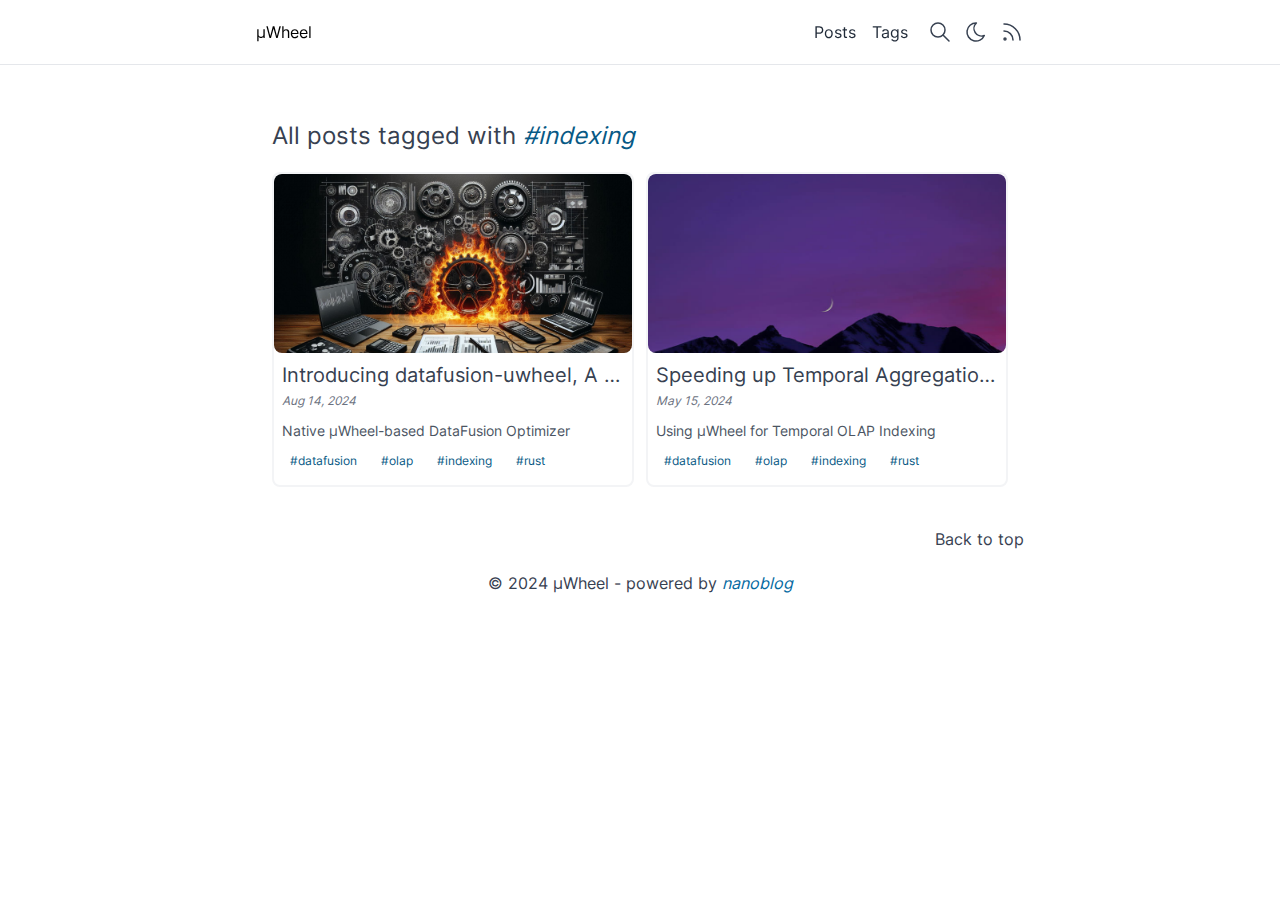
<file: tag/indexing/index.html>
<!DOCTYPE html><html lang="en"> <head><meta charset="utf-8"><meta name="viewport" content="width=device-width"><meta name="generator" content="Astro v4.11.3"><link rel="icon" type="image/x-icon" href="/favicon.ico"><link rel="sitemap" href="/sitemap-index.xml"><!-- SEO --><title>µWheel</title><meta name="title"><meta name="description" content="µWheel - Embeddable Aggregate Management For Streams and Queries"><!-- OG --><meta property="og:title"><meta property="og:description"><meta property="og:url" content="https://uwheel.github.io/tag/indexing/"><!-- Twitter --><meta property="twitter:card" content="summary_large_image"><meta property="twitter:url" content="https://uwheel.github.io/tag/indexing/"><meta property="twitter:title"><meta property="twitter:description"><meta name="astro-view-transitions-enabled" content="true"><meta name="astro-view-transitions-fallback" content="animate"><link rel="stylesheet" href="/_astro/index.CpSEASYn.css">
<style>@font-face{font-family:Inter;font-style:normal;font-display:swap;font-weight:400;src:url(/_astro/inter-cyrillic-ext-400-normal.tyfMZHQw.woff2) format("woff2"),url(/_astro/inter-cyrillic-ext-400-normal.CzG7Kr3z.woff) format("woff");unicode-range:U+0460-052F,U+1C80-1C88,U+20B4,U+2DE0-2DFF,U+A640-A69F,U+FE2E-FE2F}@font-face{font-family:Inter;font-style:normal;font-display:swap;font-weight:400;src:url(/_astro/inter-cyrillic-400-normal.Df6ckaLK.woff2) format("woff2"),url(/_astro/inter-cyrillic-400-normal.JrS_4yms.woff) format("woff");unicode-range:U+0301,U+0400-045F,U+0490-0491,U+04B0-04B1,U+2116}@font-face{font-family:Inter;font-style:normal;font-display:swap;font-weight:400;src:url(/_astro/inter-greek-ext-400-normal.CIdlr5YK.woff2) format("woff2"),url(/_astro/inter-greek-ext-400-normal._Rr29XE2.woff) format("woff");unicode-range:U+1F00-1FFF}@font-face{font-family:Inter;font-style:normal;font-display:swap;font-weight:400;src:url(/_astro/inter-greek-400-normal.DQXyrmoy.woff2) format("woff2"),url(/_astro/inter-greek-400-normal.DvIPHDQ7.woff) format("woff");unicode-range:U+0370-0377,U+037A-037F,U+0384-038A,U+038C,U+038E-03A1,U+03A3-03FF}@font-face{font-family:Inter;font-style:normal;font-display:swap;font-weight:400;src:url(/_astro/inter-vietnamese-400-normal.Cnt0N5Vm.woff2) format("woff2"),url(/_astro/inter-vietnamese-400-normal.DIOGfGLL.woff) format("woff");unicode-range:U+0102-0103,U+0110-0111,U+0128-0129,U+0168-0169,U+01A0-01A1,U+01AF-01B0,U+0300-0301,U+0303-0304,U+0308-0309,U+0323,U+0329,U+1EA0-1EF9,U+20AB}@font-face{font-family:Inter;font-style:normal;font-display:swap;font-weight:400;src:url(/_astro/inter-latin-ext-400-normal.D3W-OpO-.woff2) format("woff2"),url(/_astro/inter-latin-ext-400-normal.8tIzm-yw.woff) format("woff");unicode-range:U+0100-02AF,U+0304,U+0308,U+0329,U+1E00-1E9F,U+1EF2-1EFF,U+2020,U+20A0-20AB,U+20AD-20C0,U+2113,U+2C60-2C7F,U+A720-A7FF}@font-face{font-family:Inter;font-style:normal;font-display:swap;font-weight:400;src:url(/_astro/inter-latin-400-normal.BT1H-PT_.woff2) format("woff2"),url(/_astro/inter-latin-400-normal.Cdi8t5Mu.woff) format("woff");unicode-range:U+0000-00FF,U+0131,U+0152-0153,U+02BB-02BC,U+02C6,U+02DA,U+02DC,U+0304,U+0308,U+0329,U+2000-206F,U+2074,U+20AC,U+2122,U+2191,U+2193,U+2212,U+2215,U+FEFF,U+FFFD}.astro-route-announcer{position:absolute;left:0;top:0;clip:rect(0 0 0 0);clip-path:inset(50%);overflow:hidden;white-space:nowrap;width:1px;height:1px}:not(.astro-code *){font-family:Inter,sans-serif}
@keyframes astroFadeInOut{0%{opacity:1}to{opacity:0}}@keyframes astroFadeIn{0%{opacity:0}}@keyframes astroFadeOut{to{opacity:0}}@keyframes astroSlideFromRight{0%{transform:translate(100%)}}@keyframes astroSlideFromLeft{0%{transform:translate(-100%)}}@keyframes astroSlideToRight{to{transform:translate(100%)}}@keyframes astroSlideToLeft{to{transform:translate(-100%)}}@media (prefers-reduced-motion){::view-transition-group(*),::view-transition-old(*),::view-transition-new(*){animation:none!important}[data-astro-transition-scope]{animation:none!important}}
</style><script type="module" src="/_astro/hoisted.y0zVRpc3.js"></script>
<script type="module" src="/_astro/page.D0Zdqonr.js"></script><style>[data-astro-transition-scope="astro-htzjyg2s-1"] { view-transition-name: indexing; }@layer astro { ::view-transition-old(indexing) { 
	animation-duration: 180ms;
	animation-timing-function: cubic-bezier(0.76, 0, 0.24, 1);
	animation-fill-mode: both;
	animation-name: astroFadeOut; }::view-transition-new(indexing) { 
	animation-duration: 180ms;
	animation-timing-function: cubic-bezier(0.76, 0, 0.24, 1);
	animation-fill-mode: both;
	animation-name: astroFadeIn; }[data-astro-transition=back]::view-transition-old(indexing) { 
	animation-duration: 180ms;
	animation-timing-function: cubic-bezier(0.76, 0, 0.24, 1);
	animation-fill-mode: both;
	animation-name: astroFadeOut; }[data-astro-transition=back]::view-transition-new(indexing) { 
	animation-duration: 180ms;
	animation-timing-function: cubic-bezier(0.76, 0, 0.24, 1);
	animation-fill-mode: both;
	animation-name: astroFadeIn; } }[data-astro-transition-fallback="old"] [data-astro-transition-scope="astro-htzjyg2s-1"],
			[data-astro-transition-fallback="old"][data-astro-transition-scope="astro-htzjyg2s-1"] { 
	animation-duration: 180ms;
	animation-timing-function: cubic-bezier(0.76, 0, 0.24, 1);
	animation-fill-mode: both;
	animation-name: astroFadeOut; }[data-astro-transition-fallback="new"] [data-astro-transition-scope="astro-htzjyg2s-1"],
			[data-astro-transition-fallback="new"][data-astro-transition-scope="astro-htzjyg2s-1"] { 
	animation-duration: 180ms;
	animation-timing-function: cubic-bezier(0.76, 0, 0.24, 1);
	animation-fill-mode: both;
	animation-name: astroFadeIn; }[data-astro-transition=back][data-astro-transition-fallback="old"] [data-astro-transition-scope="astro-htzjyg2s-1"],
			[data-astro-transition=back][data-astro-transition-fallback="old"][data-astro-transition-scope="astro-htzjyg2s-1"] { 
	animation-duration: 180ms;
	animation-timing-function: cubic-bezier(0.76, 0, 0.24, 1);
	animation-fill-mode: both;
	animation-name: astroFadeOut; }[data-astro-transition=back][data-astro-transition-fallback="new"] [data-astro-transition-scope="astro-htzjyg2s-1"],
			[data-astro-transition=back][data-astro-transition-fallback="new"][data-astro-transition-scope="astro-htzjyg2s-1"] { 
	animation-duration: 180ms;
	animation-timing-function: cubic-bezier(0.76, 0, 0.24, 1);
	animation-fill-mode: both;
	animation-name: astroFadeIn; }</style></head> <body class="text-gray-700 dark:text-gray-400 dark:bg-gray-950"> <header class="backdrop-blur w-full px-8 py-5 fixed z-10 border-b dark:border-gray-900 bg-white/80 dark:bg-gray-950/75"> <div class="flex items-center gap-5 mx-auto w-full max-w-3xl"> <a class="text-black dark:text-white font-medium transition-colors hover:brightness-80" href="/" class="text-lg"> <!-- SETUP: If you have a logo, replace this component with it --><span> µWheel </span> </a> <div class="flex-grow"></div> <div class="flex items-center gap-4"> <a href="/posts" class="text-gray-800 dark:text-gray-400 transition-colors hover:brightness-80"> Posts </a><a href="/tags" class="text-gray-800 dark:text-gray-400 transition-colors hover:brightness-80"> Tags </a> </div> <div class="flex items-center gap-3"> <a href="/search" aria-label="Search content" class="transition-all hover:brightness-80 hover:scale-105"> <svg xmlns="http://www.w3.org/2000/svg" class="icon icon-tabler icon-tabler-search" width="24" height="24" viewBox="0 0 24 24" stroke-width="1.5" stroke="currentColor" fill="none" stroke-linecap="round" stroke-linejoin="round"><path stroke="none" d="M0 0h24v24H0z" fill="none"></path><path d="M10 10m-7 0a7 7 0 1 0 14 0a7 7 0 1 0 -14 0"></path><path d="M21 21l-6 -6"></path></svg> </a> <button aria-label="Switch theme" class="theme-switch transition-all hover:brightness-80 hover:scale-105"> <svg xmlns="http://www.w3.org/2000/svg" width="24" height="24" viewBox="0 0 24 24" stroke-width="1.5" stroke="currentColor" fill="none" stroke-linecap="round" stroke-linejoin="round"><path stroke="none" d="M0 0h24v24H0z" fill="none"></path><path d="M12 3c.132 0 .263 0 .393 0a7.5 7.5 0 0 0 7.92 12.446a9 9 0 1 1 -8.313 -12.454z"></path></svg> </button> <script>
  const iconMoon = `<svg xmlns="http://www.w3.org/2000/svg" width="24" height="24" viewBox="0 0 24 24" stroke-width="1.5" stroke="currentColor" fill="none" stroke-linecap="round" stroke-linejoin="round"><path stroke="none" d="M0 0h24v24H0z" fill="none"/><path d="M12 3c.132 0 .263 0 .393 0a7.5 7.5 0 0 0 7.92 12.446a9 9 0 1 1 -8.313 -12.454z" /></svg>`;
  const iconSun = `<svg xmlns="http://www.w3.org/2000/svg" width="24" height="24" viewBox="0 0 24 24" stroke-width="1.5" stroke="currentColor" fill="none" stroke-linecap="round" stroke-linejoin="round"><path stroke="none" d="M0 0h24v24H0z" fill="none"/><path d="M12 12m-4 0a4 4 0 1 0 8 0a4 4 0 1 0 -8 0" /><path d="M3 12h1m8 -9v1m8 8h1m-9 8v1m-6.4 -15.4l.7 .7m12.1 -.7l-.7 .7m0 11.4l.7 .7m-12.1 -.7l-.7 .7" /></svg>`;

  function theme() {
    const local = localStorage.getItem("theme");
    if (local) {
      return local;
    }
    if (window.matchMedia("(prefers-color-scheme: dark)").matches) {
      return "dark";
    }
    return "light";
  }

  function registerStuff(document) {
    const root = document.documentElement;
    const themeSwitch = document.querySelector(".theme-switch");

    if (theme() === "light") {
      root.classList.remove("dark");
      themeSwitch.innerHTML = iconMoon;
    } else {
      root.classList.add("dark");
      themeSwitch.innerHTML = iconSun;
    }

    themeSwitch.addEventListener("click", () => {
      const isDark = root.classList.contains("dark");
      localStorage.setItem("theme", isDark ? "light" : "dark");
      console.log(isDark);

      if (isDark) {
        root.classList.remove("dark");
        themeSwitch.innerHTML = iconMoon;
      } else {
        root.classList.add("dark");
        themeSwitch.innerHTML = iconSun;
      }
    });
  }

  registerStuff(document);

  document.addEventListener("astro:after-swap", (ev) => {
    registerStuff(document);
  });
</script> <a target="_blank" href="/rss.xml" aria-label="Get RSS feed" class="transition-all hover:brightness-80 hover:scale-105"> <svg xmlns="http://www.w3.org/2000/svg" class="icon icon-tabler icon-tabler-rss" width="24" height="24" viewBox="0 0 24 24" stroke-width="1.5" stroke="currentColor" fill="none" stroke-linecap="round" stroke-linejoin="round">  <path stroke="none" d="M0 0h24v24H0z" fill="none"></path> <path d="M5 19m-1 0a1 1 0 1 0 2 0a1 1 0 1 0 -2 0"></path> <path d="M4 4a16 16 0 0 1 16 16"></path> <path d="M4 11a9 9 0 0 1 9 9"></path>  </svg> </a> </div> </div> </header> <main class="px-4 pt-30 mx-auto max-w-3xl">  <div class="flex flex-col gap-5"> <h1 class="text-2xl dark:text-gray-200 font-medium">
All posts tagged with <i class="text-sky-800 dark:text-sky-500" data-astro-transition-scope="astro-htzjyg2s-1">#indexing</i> </h1> <div class="grid sm:grid-cols-2 gap-3"><div class="flex flex-col border-2 border-gray-100 dark:border-transparent dark:bg-gray-900 rounded-lg truncate"><a href="/post/datafusion_uwheel" aria-label="Introducing datafusion-uwheel, A Native DataFusion Optimizer for Time-based Analytics"><div class="bg-sky-500/10 object-cover aspect-2 rounded-lg hover:brightness-80 transition-all bg-cover" style="background-image:url(/media/posts/wheel_fire.jpeg)"></div></a><div class="flex flex-col gap-1 p-2 truncate"><div class="flex truncate"><a href="/post/datafusion_uwheel" class="text-xl truncate dark:text-gray-200 transition-all hover:text-sky-500" aria-label="Introducing datafusion-uwheel, A Native DataFusion Optimizer for Time-based Analytics">Introducing datafusion-uwheel, A Native DataFusion Optimizer for Time-based Analytics</a></div><div class="text-xs italic text-gray-500 dark:text-gray-400">Aug 14, 2024</div><div class="mt-2 text-sm text-gray-600 dark:text-gray-300 truncate">Native µWheel-based DataFusion Optimizer</div><!--$--><ul class="mt-2 flex-wrap text-xs text-sky-800 dark:text-sky-300 flex items-center gap-2"><li class="mb-2 transition-all hover:translate-y-[-1px] hover:brightness-90"><a class="transition-all hover:dark:bg-sky-800/30 rounded p-2" href="/tag/datafusion">#<!--$-->datafusion<!--/--></a></li><li class="mb-2 transition-all hover:translate-y-[-1px] hover:brightness-90"><a class="transition-all hover:dark:bg-sky-800/30 rounded p-2" href="/tag/olap">#<!--$-->olap<!--/--></a></li><li class="mb-2 transition-all hover:translate-y-[-1px] hover:brightness-90"><a class="transition-all hover:dark:bg-sky-800/30 rounded p-2" href="/tag/indexing">#<!--$-->indexing<!--/--></a></li><li class="mb-2 transition-all hover:translate-y-[-1px] hover:brightness-90"><a class="transition-all hover:dark:bg-sky-800/30 rounded p-2" href="/tag/rust">#<!--$-->rust<!--/--></a></li></ul><!--/--></div></div><div class="flex flex-col border-2 border-gray-100 dark:border-transparent dark:bg-gray-900 rounded-lg truncate"><a href="/post/datafusion" aria-label="Speeding up Temporal Aggregation in DataFusion by 60-60000x"><div class="bg-sky-500/10 object-cover aspect-2 rounded-lg hover:brightness-80 transition-all bg-cover" style="background-image:url(/media/posts/berg4.jpg)"></div></a><div class="flex flex-col gap-1 p-2 truncate"><div class="flex truncate"><a href="/post/datafusion" class="text-xl truncate dark:text-gray-200 transition-all hover:text-sky-500" aria-label="Speeding up Temporal Aggregation in DataFusion by 60-60000x">Speeding up Temporal Aggregation in DataFusion by 60-60000x</a></div><div class="text-xs italic text-gray-500 dark:text-gray-400">May 15, 2024</div><div class="mt-2 text-sm text-gray-600 dark:text-gray-300 truncate">Using µWheel for Temporal OLAP Indexing</div><!--$--><ul class="mt-2 flex-wrap text-xs text-sky-800 dark:text-sky-300 flex items-center gap-2"><li class="mb-2 transition-all hover:translate-y-[-1px] hover:brightness-90"><a class="transition-all hover:dark:bg-sky-800/30 rounded p-2" href="/tag/datafusion">#<!--$-->datafusion<!--/--></a></li><li class="mb-2 transition-all hover:translate-y-[-1px] hover:brightness-90"><a class="transition-all hover:dark:bg-sky-800/30 rounded p-2" href="/tag/olap">#<!--$-->olap<!--/--></a></li><li class="mb-2 transition-all hover:translate-y-[-1px] hover:brightness-90"><a class="transition-all hover:dark:bg-sky-800/30 rounded p-2" href="/tag/indexing">#<!--$-->indexing<!--/--></a></li><li class="mb-2 transition-all hover:translate-y-[-1px] hover:brightness-90"><a class="transition-all hover:dark:bg-sky-800/30 rounded p-2" href="/tag/rust">#<!--$-->rust<!--/--></a></li></ul><!--/--></div></div></div> </div>  </main> <footer class="flex flex-col gap-5 py-10 mx-auto max-w-3xl w-full"> <!-- TODO: move into a fixed FAB button, outside of footer --> <div class="text-right"> <button onclick="scrollToTop()">Back to top</button> </div> <div class="text-center">
&copy; 2024 µWheel 
- powered by <a class="text-sky-700 dark:text-sky-300 italic transition-all hover:brightness-80" href="https://github.com/marvin-j97/nanoblog" target="_blank">
nanoblog
</a>  </div> </footer> <script>
  function scrollToTop() {
    window.scrollTo({
      top: 0,
      left: 0,
      behavior: "smooth",
    });
  }
</script>  </body> </html>
</file>
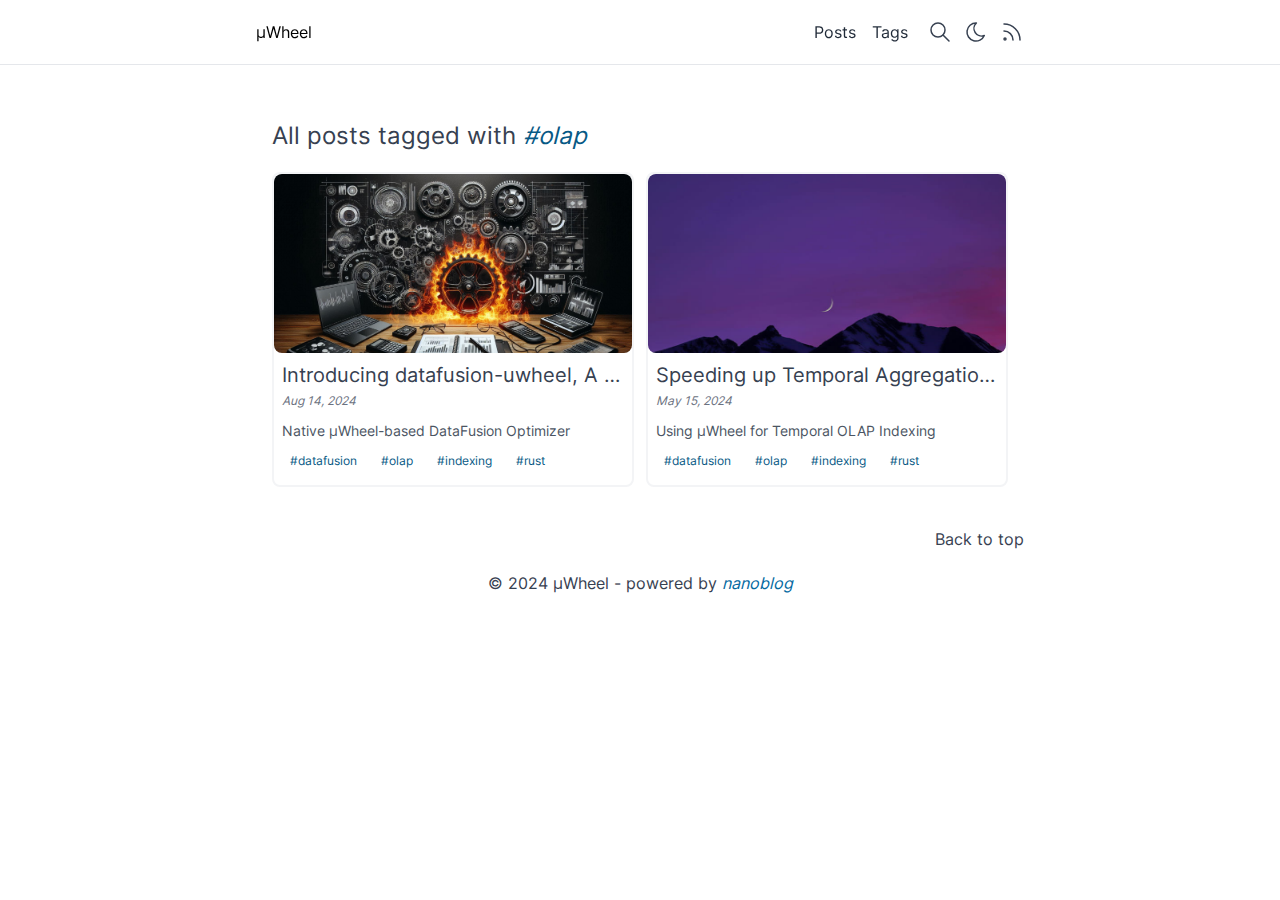
<file: tag/olap/index.html>
<!DOCTYPE html><html lang="en"> <head><meta charset="utf-8"><meta name="viewport" content="width=device-width"><meta name="generator" content="Astro v4.11.3"><link rel="icon" type="image/x-icon" href="/favicon.ico"><link rel="sitemap" href="/sitemap-index.xml"><!-- SEO --><title>µWheel</title><meta name="title"><meta name="description" content="µWheel - Embeddable Aggregate Management For Streams and Queries"><!-- OG --><meta property="og:title"><meta property="og:description"><meta property="og:url" content="https://uwheel.github.io/tag/olap/"><!-- Twitter --><meta property="twitter:card" content="summary_large_image"><meta property="twitter:url" content="https://uwheel.github.io/tag/olap/"><meta property="twitter:title"><meta property="twitter:description"><meta name="astro-view-transitions-enabled" content="true"><meta name="astro-view-transitions-fallback" content="animate"><link rel="stylesheet" href="/_astro/index.CpSEASYn.css">
<style>@font-face{font-family:Inter;font-style:normal;font-display:swap;font-weight:400;src:url(/_astro/inter-cyrillic-ext-400-normal.tyfMZHQw.woff2) format("woff2"),url(/_astro/inter-cyrillic-ext-400-normal.CzG7Kr3z.woff) format("woff");unicode-range:U+0460-052F,U+1C80-1C88,U+20B4,U+2DE0-2DFF,U+A640-A69F,U+FE2E-FE2F}@font-face{font-family:Inter;font-style:normal;font-display:swap;font-weight:400;src:url(/_astro/inter-cyrillic-400-normal.Df6ckaLK.woff2) format("woff2"),url(/_astro/inter-cyrillic-400-normal.JrS_4yms.woff) format("woff");unicode-range:U+0301,U+0400-045F,U+0490-0491,U+04B0-04B1,U+2116}@font-face{font-family:Inter;font-style:normal;font-display:swap;font-weight:400;src:url(/_astro/inter-greek-ext-400-normal.CIdlr5YK.woff2) format("woff2"),url(/_astro/inter-greek-ext-400-normal._Rr29XE2.woff) format("woff");unicode-range:U+1F00-1FFF}@font-face{font-family:Inter;font-style:normal;font-display:swap;font-weight:400;src:url(/_astro/inter-greek-400-normal.DQXyrmoy.woff2) format("woff2"),url(/_astro/inter-greek-400-normal.DvIPHDQ7.woff) format("woff");unicode-range:U+0370-0377,U+037A-037F,U+0384-038A,U+038C,U+038E-03A1,U+03A3-03FF}@font-face{font-family:Inter;font-style:normal;font-display:swap;font-weight:400;src:url(/_astro/inter-vietnamese-400-normal.Cnt0N5Vm.woff2) format("woff2"),url(/_astro/inter-vietnamese-400-normal.DIOGfGLL.woff) format("woff");unicode-range:U+0102-0103,U+0110-0111,U+0128-0129,U+0168-0169,U+01A0-01A1,U+01AF-01B0,U+0300-0301,U+0303-0304,U+0308-0309,U+0323,U+0329,U+1EA0-1EF9,U+20AB}@font-face{font-family:Inter;font-style:normal;font-display:swap;font-weight:400;src:url(/_astro/inter-latin-ext-400-normal.D3W-OpO-.woff2) format("woff2"),url(/_astro/inter-latin-ext-400-normal.8tIzm-yw.woff) format("woff");unicode-range:U+0100-02AF,U+0304,U+0308,U+0329,U+1E00-1E9F,U+1EF2-1EFF,U+2020,U+20A0-20AB,U+20AD-20C0,U+2113,U+2C60-2C7F,U+A720-A7FF}@font-face{font-family:Inter;font-style:normal;font-display:swap;font-weight:400;src:url(/_astro/inter-latin-400-normal.BT1H-PT_.woff2) format("woff2"),url(/_astro/inter-latin-400-normal.Cdi8t5Mu.woff) format("woff");unicode-range:U+0000-00FF,U+0131,U+0152-0153,U+02BB-02BC,U+02C6,U+02DA,U+02DC,U+0304,U+0308,U+0329,U+2000-206F,U+2074,U+20AC,U+2122,U+2191,U+2193,U+2212,U+2215,U+FEFF,U+FFFD}.astro-route-announcer{position:absolute;left:0;top:0;clip:rect(0 0 0 0);clip-path:inset(50%);overflow:hidden;white-space:nowrap;width:1px;height:1px}:not(.astro-code *){font-family:Inter,sans-serif}
@keyframes astroFadeInOut{0%{opacity:1}to{opacity:0}}@keyframes astroFadeIn{0%{opacity:0}}@keyframes astroFadeOut{to{opacity:0}}@keyframes astroSlideFromRight{0%{transform:translate(100%)}}@keyframes astroSlideFromLeft{0%{transform:translate(-100%)}}@keyframes astroSlideToRight{to{transform:translate(100%)}}@keyframes astroSlideToLeft{to{transform:translate(-100%)}}@media (prefers-reduced-motion){::view-transition-group(*),::view-transition-old(*),::view-transition-new(*){animation:none!important}[data-astro-transition-scope]{animation:none!important}}
</style><script type="module" src="/_astro/hoisted.y0zVRpc3.js"></script>
<script type="module" src="/_astro/page.D0Zdqonr.js"></script><style>[data-astro-transition-scope="astro-htzjyg2s-1"] { view-transition-name: olap; }@layer astro { ::view-transition-old(olap) { 
	animation-duration: 180ms;
	animation-timing-function: cubic-bezier(0.76, 0, 0.24, 1);
	animation-fill-mode: both;
	animation-name: astroFadeOut; }::view-transition-new(olap) { 
	animation-duration: 180ms;
	animation-timing-function: cubic-bezier(0.76, 0, 0.24, 1);
	animation-fill-mode: both;
	animation-name: astroFadeIn; }[data-astro-transition=back]::view-transition-old(olap) { 
	animation-duration: 180ms;
	animation-timing-function: cubic-bezier(0.76, 0, 0.24, 1);
	animation-fill-mode: both;
	animation-name: astroFadeOut; }[data-astro-transition=back]::view-transition-new(olap) { 
	animation-duration: 180ms;
	animation-timing-function: cubic-bezier(0.76, 0, 0.24, 1);
	animation-fill-mode: both;
	animation-name: astroFadeIn; } }[data-astro-transition-fallback="old"] [data-astro-transition-scope="astro-htzjyg2s-1"],
			[data-astro-transition-fallback="old"][data-astro-transition-scope="astro-htzjyg2s-1"] { 
	animation-duration: 180ms;
	animation-timing-function: cubic-bezier(0.76, 0, 0.24, 1);
	animation-fill-mode: both;
	animation-name: astroFadeOut; }[data-astro-transition-fallback="new"] [data-astro-transition-scope="astro-htzjyg2s-1"],
			[data-astro-transition-fallback="new"][data-astro-transition-scope="astro-htzjyg2s-1"] { 
	animation-duration: 180ms;
	animation-timing-function: cubic-bezier(0.76, 0, 0.24, 1);
	animation-fill-mode: both;
	animation-name: astroFadeIn; }[data-astro-transition=back][data-astro-transition-fallback="old"] [data-astro-transition-scope="astro-htzjyg2s-1"],
			[data-astro-transition=back][data-astro-transition-fallback="old"][data-astro-transition-scope="astro-htzjyg2s-1"] { 
	animation-duration: 180ms;
	animation-timing-function: cubic-bezier(0.76, 0, 0.24, 1);
	animation-fill-mode: both;
	animation-name: astroFadeOut; }[data-astro-transition=back][data-astro-transition-fallback="new"] [data-astro-transition-scope="astro-htzjyg2s-1"],
			[data-astro-transition=back][data-astro-transition-fallback="new"][data-astro-transition-scope="astro-htzjyg2s-1"] { 
	animation-duration: 180ms;
	animation-timing-function: cubic-bezier(0.76, 0, 0.24, 1);
	animation-fill-mode: both;
	animation-name: astroFadeIn; }</style></head> <body class="text-gray-700 dark:text-gray-400 dark:bg-gray-950"> <header class="backdrop-blur w-full px-8 py-5 fixed z-10 border-b dark:border-gray-900 bg-white/80 dark:bg-gray-950/75"> <div class="flex items-center gap-5 mx-auto w-full max-w-3xl"> <a class="text-black dark:text-white font-medium transition-colors hover:brightness-80" href="/" class="text-lg"> <!-- SETUP: If you have a logo, replace this component with it --><span> µWheel </span> </a> <div class="flex-grow"></div> <div class="flex items-center gap-4"> <a href="/posts" class="text-gray-800 dark:text-gray-400 transition-colors hover:brightness-80"> Posts </a><a href="/tags" class="text-gray-800 dark:text-gray-400 transition-colors hover:brightness-80"> Tags </a> </div> <div class="flex items-center gap-3"> <a href="/search" aria-label="Search content" class="transition-all hover:brightness-80 hover:scale-105"> <svg xmlns="http://www.w3.org/2000/svg" class="icon icon-tabler icon-tabler-search" width="24" height="24" viewBox="0 0 24 24" stroke-width="1.5" stroke="currentColor" fill="none" stroke-linecap="round" stroke-linejoin="round"><path stroke="none" d="M0 0h24v24H0z" fill="none"></path><path d="M10 10m-7 0a7 7 0 1 0 14 0a7 7 0 1 0 -14 0"></path><path d="M21 21l-6 -6"></path></svg> </a> <button aria-label="Switch theme" class="theme-switch transition-all hover:brightness-80 hover:scale-105"> <svg xmlns="http://www.w3.org/2000/svg" width="24" height="24" viewBox="0 0 24 24" stroke-width="1.5" stroke="currentColor" fill="none" stroke-linecap="round" stroke-linejoin="round"><path stroke="none" d="M0 0h24v24H0z" fill="none"></path><path d="M12 3c.132 0 .263 0 .393 0a7.5 7.5 0 0 0 7.92 12.446a9 9 0 1 1 -8.313 -12.454z"></path></svg> </button> <script>
  const iconMoon = `<svg xmlns="http://www.w3.org/2000/svg" width="24" height="24" viewBox="0 0 24 24" stroke-width="1.5" stroke="currentColor" fill="none" stroke-linecap="round" stroke-linejoin="round"><path stroke="none" d="M0 0h24v24H0z" fill="none"/><path d="M12 3c.132 0 .263 0 .393 0a7.5 7.5 0 0 0 7.92 12.446a9 9 0 1 1 -8.313 -12.454z" /></svg>`;
  const iconSun = `<svg xmlns="http://www.w3.org/2000/svg" width="24" height="24" viewBox="0 0 24 24" stroke-width="1.5" stroke="currentColor" fill="none" stroke-linecap="round" stroke-linejoin="round"><path stroke="none" d="M0 0h24v24H0z" fill="none"/><path d="M12 12m-4 0a4 4 0 1 0 8 0a4 4 0 1 0 -8 0" /><path d="M3 12h1m8 -9v1m8 8h1m-9 8v1m-6.4 -15.4l.7 .7m12.1 -.7l-.7 .7m0 11.4l.7 .7m-12.1 -.7l-.7 .7" /></svg>`;

  function theme() {
    const local = localStorage.getItem("theme");
    if (local) {
      return local;
    }
    if (window.matchMedia("(prefers-color-scheme: dark)").matches) {
      return "dark";
    }
    return "light";
  }

  function registerStuff(document) {
    const root = document.documentElement;
    const themeSwitch = document.querySelector(".theme-switch");

    if (theme() === "light") {
      root.classList.remove("dark");
      themeSwitch.innerHTML = iconMoon;
    } else {
      root.classList.add("dark");
      themeSwitch.innerHTML = iconSun;
    }

    themeSwitch.addEventListener("click", () => {
      const isDark = root.classList.contains("dark");
      localStorage.setItem("theme", isDark ? "light" : "dark");
      console.log(isDark);

      if (isDark) {
        root.classList.remove("dark");
        themeSwitch.innerHTML = iconMoon;
      } else {
        root.classList.add("dark");
        themeSwitch.innerHTML = iconSun;
      }
    });
  }

  registerStuff(document);

  document.addEventListener("astro:after-swap", (ev) => {
    registerStuff(document);
  });
</script> <a target="_blank" href="/rss.xml" aria-label="Get RSS feed" class="transition-all hover:brightness-80 hover:scale-105"> <svg xmlns="http://www.w3.org/2000/svg" class="icon icon-tabler icon-tabler-rss" width="24" height="24" viewBox="0 0 24 24" stroke-width="1.5" stroke="currentColor" fill="none" stroke-linecap="round" stroke-linejoin="round">  <path stroke="none" d="M0 0h24v24H0z" fill="none"></path> <path d="M5 19m-1 0a1 1 0 1 0 2 0a1 1 0 1 0 -2 0"></path> <path d="M4 4a16 16 0 0 1 16 16"></path> <path d="M4 11a9 9 0 0 1 9 9"></path>  </svg> </a> </div> </div> </header> <main class="px-4 pt-30 mx-auto max-w-3xl">  <div class="flex flex-col gap-5"> <h1 class="text-2xl dark:text-gray-200 font-medium">
All posts tagged with <i class="text-sky-800 dark:text-sky-500" data-astro-transition-scope="astro-htzjyg2s-1">#olap</i> </h1> <div class="grid sm:grid-cols-2 gap-3"><div class="flex flex-col border-2 border-gray-100 dark:border-transparent dark:bg-gray-900 rounded-lg truncate"><a href="/post/datafusion_uwheel" aria-label="Introducing datafusion-uwheel, A Native DataFusion Optimizer for Time-based Analytics"><div class="bg-sky-500/10 object-cover aspect-2 rounded-lg hover:brightness-80 transition-all bg-cover" style="background-image:url(/media/posts/wheel_fire.jpeg)"></div></a><div class="flex flex-col gap-1 p-2 truncate"><div class="flex truncate"><a href="/post/datafusion_uwheel" class="text-xl truncate dark:text-gray-200 transition-all hover:text-sky-500" aria-label="Introducing datafusion-uwheel, A Native DataFusion Optimizer for Time-based Analytics">Introducing datafusion-uwheel, A Native DataFusion Optimizer for Time-based Analytics</a></div><div class="text-xs italic text-gray-500 dark:text-gray-400">Aug 14, 2024</div><div class="mt-2 text-sm text-gray-600 dark:text-gray-300 truncate">Native µWheel-based DataFusion Optimizer</div><!--$--><ul class="mt-2 flex-wrap text-xs text-sky-800 dark:text-sky-300 flex items-center gap-2"><li class="mb-2 transition-all hover:translate-y-[-1px] hover:brightness-90"><a class="transition-all hover:dark:bg-sky-800/30 rounded p-2" href="/tag/datafusion">#<!--$-->datafusion<!--/--></a></li><li class="mb-2 transition-all hover:translate-y-[-1px] hover:brightness-90"><a class="transition-all hover:dark:bg-sky-800/30 rounded p-2" href="/tag/olap">#<!--$-->olap<!--/--></a></li><li class="mb-2 transition-all hover:translate-y-[-1px] hover:brightness-90"><a class="transition-all hover:dark:bg-sky-800/30 rounded p-2" href="/tag/indexing">#<!--$-->indexing<!--/--></a></li><li class="mb-2 transition-all hover:translate-y-[-1px] hover:brightness-90"><a class="transition-all hover:dark:bg-sky-800/30 rounded p-2" href="/tag/rust">#<!--$-->rust<!--/--></a></li></ul><!--/--></div></div><div class="flex flex-col border-2 border-gray-100 dark:border-transparent dark:bg-gray-900 rounded-lg truncate"><a href="/post/datafusion" aria-label="Speeding up Temporal Aggregation in DataFusion by 60-60000x"><div class="bg-sky-500/10 object-cover aspect-2 rounded-lg hover:brightness-80 transition-all bg-cover" style="background-image:url(/media/posts/berg4.jpg)"></div></a><div class="flex flex-col gap-1 p-2 truncate"><div class="flex truncate"><a href="/post/datafusion" class="text-xl truncate dark:text-gray-200 transition-all hover:text-sky-500" aria-label="Speeding up Temporal Aggregation in DataFusion by 60-60000x">Speeding up Temporal Aggregation in DataFusion by 60-60000x</a></div><div class="text-xs italic text-gray-500 dark:text-gray-400">May 15, 2024</div><div class="mt-2 text-sm text-gray-600 dark:text-gray-300 truncate">Using µWheel for Temporal OLAP Indexing</div><!--$--><ul class="mt-2 flex-wrap text-xs text-sky-800 dark:text-sky-300 flex items-center gap-2"><li class="mb-2 transition-all hover:translate-y-[-1px] hover:brightness-90"><a class="transition-all hover:dark:bg-sky-800/30 rounded p-2" href="/tag/datafusion">#<!--$-->datafusion<!--/--></a></li><li class="mb-2 transition-all hover:translate-y-[-1px] hover:brightness-90"><a class="transition-all hover:dark:bg-sky-800/30 rounded p-2" href="/tag/olap">#<!--$-->olap<!--/--></a></li><li class="mb-2 transition-all hover:translate-y-[-1px] hover:brightness-90"><a class="transition-all hover:dark:bg-sky-800/30 rounded p-2" href="/tag/indexing">#<!--$-->indexing<!--/--></a></li><li class="mb-2 transition-all hover:translate-y-[-1px] hover:brightness-90"><a class="transition-all hover:dark:bg-sky-800/30 rounded p-2" href="/tag/rust">#<!--$-->rust<!--/--></a></li></ul><!--/--></div></div></div> </div>  </main> <footer class="flex flex-col gap-5 py-10 mx-auto max-w-3xl w-full"> <!-- TODO: move into a fixed FAB button, outside of footer --> <div class="text-right"> <button onclick="scrollToTop()">Back to top</button> </div> <div class="text-center">
&copy; 2024 µWheel 
- powered by <a class="text-sky-700 dark:text-sky-300 italic transition-all hover:brightness-80" href="https://github.com/marvin-j97/nanoblog" target="_blank">
nanoblog
</a>  </div> </footer> <script>
  function scrollToTop() {
    window.scrollTo({
      top: 0,
      left: 0,
      behavior: "smooth",
    });
  }
</script>  </body> </html>
</file>
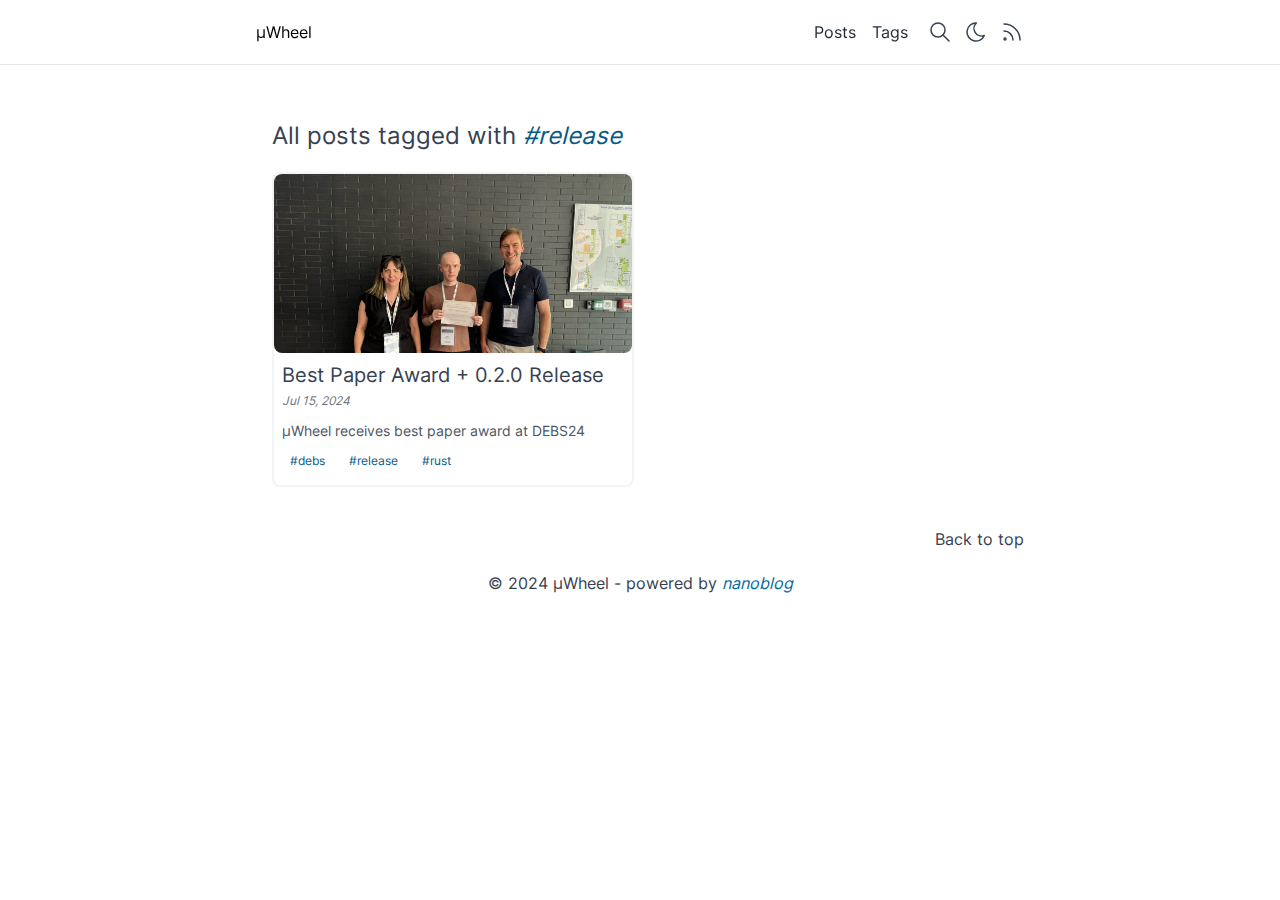
<file: tag/release/index.html>
<!DOCTYPE html><html lang="en"> <head><meta charset="utf-8"><meta name="viewport" content="width=device-width"><meta name="generator" content="Astro v4.11.3"><link rel="icon" type="image/x-icon" href="/favicon.ico"><link rel="sitemap" href="/sitemap-index.xml"><!-- SEO --><title>µWheel</title><meta name="title"><meta name="description" content="µWheel - Embeddable Aggregate Management For Streams and Queries"><!-- OG --><meta property="og:title"><meta property="og:description"><meta property="og:url" content="https://uwheel.github.io/tag/release/"><!-- Twitter --><meta property="twitter:card" content="summary_large_image"><meta property="twitter:url" content="https://uwheel.github.io/tag/release/"><meta property="twitter:title"><meta property="twitter:description"><meta name="astro-view-transitions-enabled" content="true"><meta name="astro-view-transitions-fallback" content="animate"><link rel="stylesheet" href="/_astro/index.CpSEASYn.css">
<style>@font-face{font-family:Inter;font-style:normal;font-display:swap;font-weight:400;src:url(/_astro/inter-cyrillic-ext-400-normal.tyfMZHQw.woff2) format("woff2"),url(/_astro/inter-cyrillic-ext-400-normal.CzG7Kr3z.woff) format("woff");unicode-range:U+0460-052F,U+1C80-1C88,U+20B4,U+2DE0-2DFF,U+A640-A69F,U+FE2E-FE2F}@font-face{font-family:Inter;font-style:normal;font-display:swap;font-weight:400;src:url(/_astro/inter-cyrillic-400-normal.Df6ckaLK.woff2) format("woff2"),url(/_astro/inter-cyrillic-400-normal.JrS_4yms.woff) format("woff");unicode-range:U+0301,U+0400-045F,U+0490-0491,U+04B0-04B1,U+2116}@font-face{font-family:Inter;font-style:normal;font-display:swap;font-weight:400;src:url(/_astro/inter-greek-ext-400-normal.CIdlr5YK.woff2) format("woff2"),url(/_astro/inter-greek-ext-400-normal._Rr29XE2.woff) format("woff");unicode-range:U+1F00-1FFF}@font-face{font-family:Inter;font-style:normal;font-display:swap;font-weight:400;src:url(/_astro/inter-greek-400-normal.DQXyrmoy.woff2) format("woff2"),url(/_astro/inter-greek-400-normal.DvIPHDQ7.woff) format("woff");unicode-range:U+0370-0377,U+037A-037F,U+0384-038A,U+038C,U+038E-03A1,U+03A3-03FF}@font-face{font-family:Inter;font-style:normal;font-display:swap;font-weight:400;src:url(/_astro/inter-vietnamese-400-normal.Cnt0N5Vm.woff2) format("woff2"),url(/_astro/inter-vietnamese-400-normal.DIOGfGLL.woff) format("woff");unicode-range:U+0102-0103,U+0110-0111,U+0128-0129,U+0168-0169,U+01A0-01A1,U+01AF-01B0,U+0300-0301,U+0303-0304,U+0308-0309,U+0323,U+0329,U+1EA0-1EF9,U+20AB}@font-face{font-family:Inter;font-style:normal;font-display:swap;font-weight:400;src:url(/_astro/inter-latin-ext-400-normal.D3W-OpO-.woff2) format("woff2"),url(/_astro/inter-latin-ext-400-normal.8tIzm-yw.woff) format("woff");unicode-range:U+0100-02AF,U+0304,U+0308,U+0329,U+1E00-1E9F,U+1EF2-1EFF,U+2020,U+20A0-20AB,U+20AD-20C0,U+2113,U+2C60-2C7F,U+A720-A7FF}@font-face{font-family:Inter;font-style:normal;font-display:swap;font-weight:400;src:url(/_astro/inter-latin-400-normal.BT1H-PT_.woff2) format("woff2"),url(/_astro/inter-latin-400-normal.Cdi8t5Mu.woff) format("woff");unicode-range:U+0000-00FF,U+0131,U+0152-0153,U+02BB-02BC,U+02C6,U+02DA,U+02DC,U+0304,U+0308,U+0329,U+2000-206F,U+2074,U+20AC,U+2122,U+2191,U+2193,U+2212,U+2215,U+FEFF,U+FFFD}.astro-route-announcer{position:absolute;left:0;top:0;clip:rect(0 0 0 0);clip-path:inset(50%);overflow:hidden;white-space:nowrap;width:1px;height:1px}:not(.astro-code *){font-family:Inter,sans-serif}
@keyframes astroFadeInOut{0%{opacity:1}to{opacity:0}}@keyframes astroFadeIn{0%{opacity:0}}@keyframes astroFadeOut{to{opacity:0}}@keyframes astroSlideFromRight{0%{transform:translate(100%)}}@keyframes astroSlideFromLeft{0%{transform:translate(-100%)}}@keyframes astroSlideToRight{to{transform:translate(100%)}}@keyframes astroSlideToLeft{to{transform:translate(-100%)}}@media (prefers-reduced-motion){::view-transition-group(*),::view-transition-old(*),::view-transition-new(*){animation:none!important}[data-astro-transition-scope]{animation:none!important}}
</style><script type="module" src="/_astro/hoisted.y0zVRpc3.js"></script>
<script type="module" src="/_astro/page.D0Zdqonr.js"></script><style>[data-astro-transition-scope="astro-htzjyg2s-1"] { view-transition-name: release; }@layer astro { ::view-transition-old(release) { 
	animation-duration: 180ms;
	animation-timing-function: cubic-bezier(0.76, 0, 0.24, 1);
	animation-fill-mode: both;
	animation-name: astroFadeOut; }::view-transition-new(release) { 
	animation-duration: 180ms;
	animation-timing-function: cubic-bezier(0.76, 0, 0.24, 1);
	animation-fill-mode: both;
	animation-name: astroFadeIn; }[data-astro-transition=back]::view-transition-old(release) { 
	animation-duration: 180ms;
	animation-timing-function: cubic-bezier(0.76, 0, 0.24, 1);
	animation-fill-mode: both;
	animation-name: astroFadeOut; }[data-astro-transition=back]::view-transition-new(release) { 
	animation-duration: 180ms;
	animation-timing-function: cubic-bezier(0.76, 0, 0.24, 1);
	animation-fill-mode: both;
	animation-name: astroFadeIn; } }[data-astro-transition-fallback="old"] [data-astro-transition-scope="astro-htzjyg2s-1"],
			[data-astro-transition-fallback="old"][data-astro-transition-scope="astro-htzjyg2s-1"] { 
	animation-duration: 180ms;
	animation-timing-function: cubic-bezier(0.76, 0, 0.24, 1);
	animation-fill-mode: both;
	animation-name: astroFadeOut; }[data-astro-transition-fallback="new"] [data-astro-transition-scope="astro-htzjyg2s-1"],
			[data-astro-transition-fallback="new"][data-astro-transition-scope="astro-htzjyg2s-1"] { 
	animation-duration: 180ms;
	animation-timing-function: cubic-bezier(0.76, 0, 0.24, 1);
	animation-fill-mode: both;
	animation-name: astroFadeIn; }[data-astro-transition=back][data-astro-transition-fallback="old"] [data-astro-transition-scope="astro-htzjyg2s-1"],
			[data-astro-transition=back][data-astro-transition-fallback="old"][data-astro-transition-scope="astro-htzjyg2s-1"] { 
	animation-duration: 180ms;
	animation-timing-function: cubic-bezier(0.76, 0, 0.24, 1);
	animation-fill-mode: both;
	animation-name: astroFadeOut; }[data-astro-transition=back][data-astro-transition-fallback="new"] [data-astro-transition-scope="astro-htzjyg2s-1"],
			[data-astro-transition=back][data-astro-transition-fallback="new"][data-astro-transition-scope="astro-htzjyg2s-1"] { 
	animation-duration: 180ms;
	animation-timing-function: cubic-bezier(0.76, 0, 0.24, 1);
	animation-fill-mode: both;
	animation-name: astroFadeIn; }</style></head> <body class="text-gray-700 dark:text-gray-400 dark:bg-gray-950"> <header class="backdrop-blur w-full px-8 py-5 fixed z-10 border-b dark:border-gray-900 bg-white/80 dark:bg-gray-950/75"> <div class="flex items-center gap-5 mx-auto w-full max-w-3xl"> <a class="text-black dark:text-white font-medium transition-colors hover:brightness-80" href="/" class="text-lg"> <!-- SETUP: If you have a logo, replace this component with it --><span> µWheel </span> </a> <div class="flex-grow"></div> <div class="flex items-center gap-4"> <a href="/posts" class="text-gray-800 dark:text-gray-400 transition-colors hover:brightness-80"> Posts </a><a href="/tags" class="text-gray-800 dark:text-gray-400 transition-colors hover:brightness-80"> Tags </a> </div> <div class="flex items-center gap-3"> <a href="/search" aria-label="Search content" class="transition-all hover:brightness-80 hover:scale-105"> <svg xmlns="http://www.w3.org/2000/svg" class="icon icon-tabler icon-tabler-search" width="24" height="24" viewBox="0 0 24 24" stroke-width="1.5" stroke="currentColor" fill="none" stroke-linecap="round" stroke-linejoin="round"><path stroke="none" d="M0 0h24v24H0z" fill="none"></path><path d="M10 10m-7 0a7 7 0 1 0 14 0a7 7 0 1 0 -14 0"></path><path d="M21 21l-6 -6"></path></svg> </a> <button aria-label="Switch theme" class="theme-switch transition-all hover:brightness-80 hover:scale-105"> <svg xmlns="http://www.w3.org/2000/svg" width="24" height="24" viewBox="0 0 24 24" stroke-width="1.5" stroke="currentColor" fill="none" stroke-linecap="round" stroke-linejoin="round"><path stroke="none" d="M0 0h24v24H0z" fill="none"></path><path d="M12 3c.132 0 .263 0 .393 0a7.5 7.5 0 0 0 7.92 12.446a9 9 0 1 1 -8.313 -12.454z"></path></svg> </button> <script>
  const iconMoon = `<svg xmlns="http://www.w3.org/2000/svg" width="24" height="24" viewBox="0 0 24 24" stroke-width="1.5" stroke="currentColor" fill="none" stroke-linecap="round" stroke-linejoin="round"><path stroke="none" d="M0 0h24v24H0z" fill="none"/><path d="M12 3c.132 0 .263 0 .393 0a7.5 7.5 0 0 0 7.92 12.446a9 9 0 1 1 -8.313 -12.454z" /></svg>`;
  const iconSun = `<svg xmlns="http://www.w3.org/2000/svg" width="24" height="24" viewBox="0 0 24 24" stroke-width="1.5" stroke="currentColor" fill="none" stroke-linecap="round" stroke-linejoin="round"><path stroke="none" d="M0 0h24v24H0z" fill="none"/><path d="M12 12m-4 0a4 4 0 1 0 8 0a4 4 0 1 0 -8 0" /><path d="M3 12h1m8 -9v1m8 8h1m-9 8v1m-6.4 -15.4l.7 .7m12.1 -.7l-.7 .7m0 11.4l.7 .7m-12.1 -.7l-.7 .7" /></svg>`;

  function theme() {
    const local = localStorage.getItem("theme");
    if (local) {
      return local;
    }
    if (window.matchMedia("(prefers-color-scheme: dark)").matches) {
      return "dark";
    }
    return "light";
  }

  function registerStuff(document) {
    const root = document.documentElement;
    const themeSwitch = document.querySelector(".theme-switch");

    if (theme() === "light") {
      root.classList.remove("dark");
      themeSwitch.innerHTML = iconMoon;
    } else {
      root.classList.add("dark");
      themeSwitch.innerHTML = iconSun;
    }

    themeSwitch.addEventListener("click", () => {
      const isDark = root.classList.contains("dark");
      localStorage.setItem("theme", isDark ? "light" : "dark");
      console.log(isDark);

      if (isDark) {
        root.classList.remove("dark");
        themeSwitch.innerHTML = iconMoon;
      } else {
        root.classList.add("dark");
        themeSwitch.innerHTML = iconSun;
      }
    });
  }

  registerStuff(document);

  document.addEventListener("astro:after-swap", (ev) => {
    registerStuff(document);
  });
</script> <a target="_blank" href="/rss.xml" aria-label="Get RSS feed" class="transition-all hover:brightness-80 hover:scale-105"> <svg xmlns="http://www.w3.org/2000/svg" class="icon icon-tabler icon-tabler-rss" width="24" height="24" viewBox="0 0 24 24" stroke-width="1.5" stroke="currentColor" fill="none" stroke-linecap="round" stroke-linejoin="round">  <path stroke="none" d="M0 0h24v24H0z" fill="none"></path> <path d="M5 19m-1 0a1 1 0 1 0 2 0a1 1 0 1 0 -2 0"></path> <path d="M4 4a16 16 0 0 1 16 16"></path> <path d="M4 11a9 9 0 0 1 9 9"></path>  </svg> </a> </div> </div> </header> <main class="px-4 pt-30 mx-auto max-w-3xl">  <div class="flex flex-col gap-5"> <h1 class="text-2xl dark:text-gray-200 font-medium">
All posts tagged with <i class="text-sky-800 dark:text-sky-500" data-astro-transition-scope="astro-htzjyg2s-1">#release</i> </h1> <div class="grid sm:grid-cols-2 gap-3"><div class="flex flex-col border-2 border-gray-100 dark:border-transparent dark:bg-gray-900 rounded-lg truncate"><a href="/post/best-paper-award-020-release" aria-label="Best Paper Award + 0.2.0 Release"><div class="bg-sky-500/10 object-cover aspect-2 rounded-lg hover:brightness-80 transition-all bg-cover" style="background-image:url(/media/posts/debs_award.JPG)"></div></a><div class="flex flex-col gap-1 p-2 truncate"><div class="flex truncate"><a href="/post/best-paper-award-020-release" class="text-xl truncate dark:text-gray-200 transition-all hover:text-sky-500" aria-label="Best Paper Award + 0.2.0 Release">Best Paper Award + 0.2.0 Release</a></div><div class="text-xs italic text-gray-500 dark:text-gray-400">Jul 15, 2024</div><div class="mt-2 text-sm text-gray-600 dark:text-gray-300 truncate">µWheel receives best paper award at DEBS24</div><!--$--><ul class="mt-2 flex-wrap text-xs text-sky-800 dark:text-sky-300 flex items-center gap-2"><li class="mb-2 transition-all hover:translate-y-[-1px] hover:brightness-90"><a class="transition-all hover:dark:bg-sky-800/30 rounded p-2" href="/tag/debs">#<!--$-->debs<!--/--></a></li><li class="mb-2 transition-all hover:translate-y-[-1px] hover:brightness-90"><a class="transition-all hover:dark:bg-sky-800/30 rounded p-2" href="/tag/release">#<!--$-->release<!--/--></a></li><li class="mb-2 transition-all hover:translate-y-[-1px] hover:brightness-90"><a class="transition-all hover:dark:bg-sky-800/30 rounded p-2" href="/tag/rust">#<!--$-->rust<!--/--></a></li></ul><!--/--></div></div></div> </div>  </main> <footer class="flex flex-col gap-5 py-10 mx-auto max-w-3xl w-full"> <!-- TODO: move into a fixed FAB button, outside of footer --> <div class="text-right"> <button onclick="scrollToTop()">Back to top</button> </div> <div class="text-center">
&copy; 2024 µWheel 
- powered by <a class="text-sky-700 dark:text-sky-300 italic transition-all hover:brightness-80" href="https://github.com/marvin-j97/nanoblog" target="_blank">
nanoblog
</a>  </div> </footer> <script>
  function scrollToTop() {
    window.scrollTo({
      top: 0,
      left: 0,
      behavior: "smooth",
    });
  }
</script>  </body> </html>
</file>
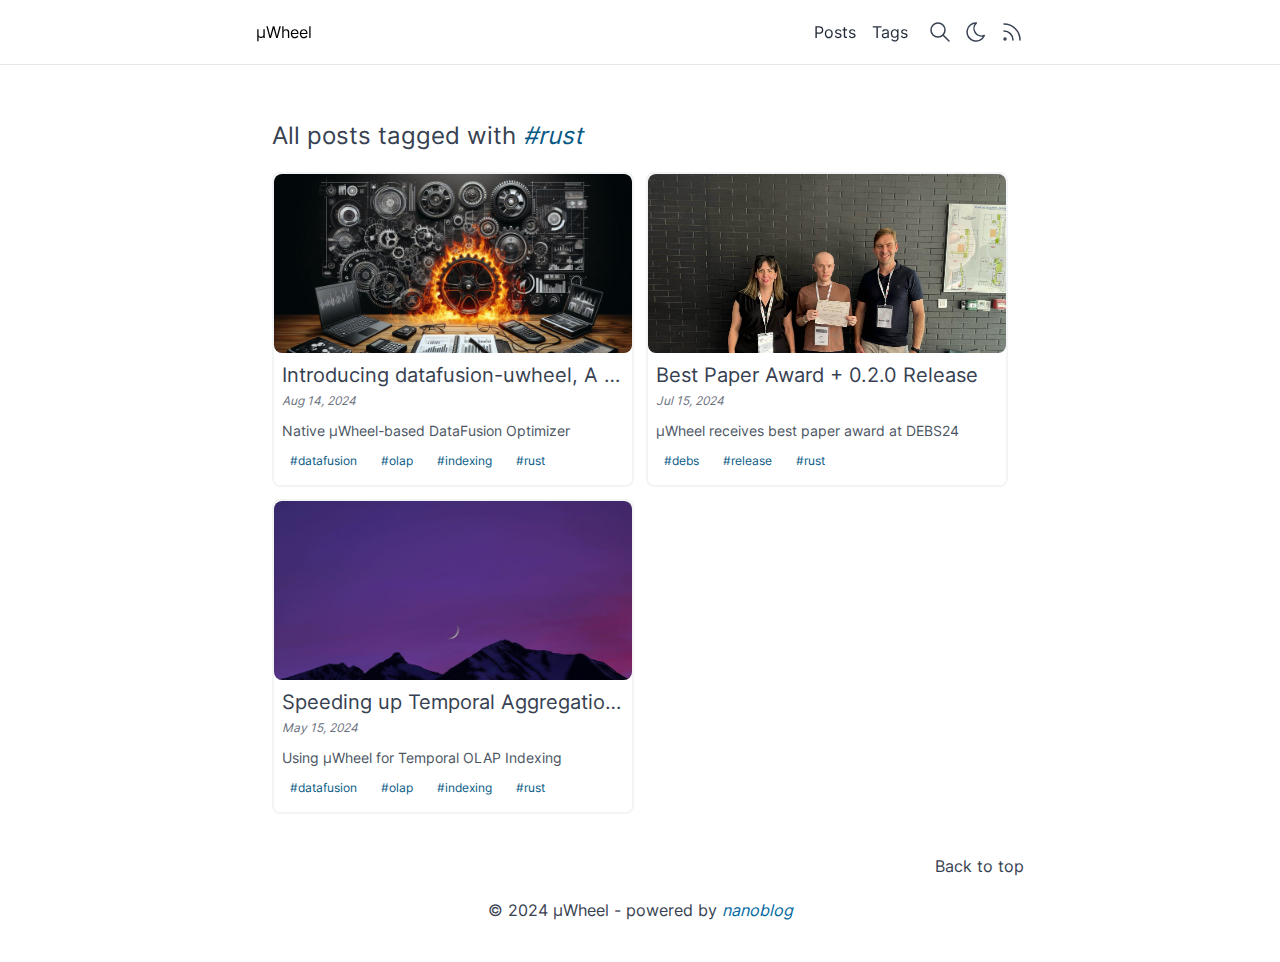
<file: tag/rust/index.html>
<!DOCTYPE html><html lang="en"> <head><meta charset="utf-8"><meta name="viewport" content="width=device-width"><meta name="generator" content="Astro v4.11.3"><link rel="icon" type="image/x-icon" href="/favicon.ico"><link rel="sitemap" href="/sitemap-index.xml"><!-- SEO --><title>µWheel</title><meta name="title"><meta name="description" content="µWheel - Embeddable Aggregate Management For Streams and Queries"><!-- OG --><meta property="og:title"><meta property="og:description"><meta property="og:url" content="https://uwheel.github.io/tag/rust/"><!-- Twitter --><meta property="twitter:card" content="summary_large_image"><meta property="twitter:url" content="https://uwheel.github.io/tag/rust/"><meta property="twitter:title"><meta property="twitter:description"><meta name="astro-view-transitions-enabled" content="true"><meta name="astro-view-transitions-fallback" content="animate"><link rel="stylesheet" href="/_astro/index.CpSEASYn.css">
<style>@font-face{font-family:Inter;font-style:normal;font-display:swap;font-weight:400;src:url(/_astro/inter-cyrillic-ext-400-normal.tyfMZHQw.woff2) format("woff2"),url(/_astro/inter-cyrillic-ext-400-normal.CzG7Kr3z.woff) format("woff");unicode-range:U+0460-052F,U+1C80-1C88,U+20B4,U+2DE0-2DFF,U+A640-A69F,U+FE2E-FE2F}@font-face{font-family:Inter;font-style:normal;font-display:swap;font-weight:400;src:url(/_astro/inter-cyrillic-400-normal.Df6ckaLK.woff2) format("woff2"),url(/_astro/inter-cyrillic-400-normal.JrS_4yms.woff) format("woff");unicode-range:U+0301,U+0400-045F,U+0490-0491,U+04B0-04B1,U+2116}@font-face{font-family:Inter;font-style:normal;font-display:swap;font-weight:400;src:url(/_astro/inter-greek-ext-400-normal.CIdlr5YK.woff2) format("woff2"),url(/_astro/inter-greek-ext-400-normal._Rr29XE2.woff) format("woff");unicode-range:U+1F00-1FFF}@font-face{font-family:Inter;font-style:normal;font-display:swap;font-weight:400;src:url(/_astro/inter-greek-400-normal.DQXyrmoy.woff2) format("woff2"),url(/_astro/inter-greek-400-normal.DvIPHDQ7.woff) format("woff");unicode-range:U+0370-0377,U+037A-037F,U+0384-038A,U+038C,U+038E-03A1,U+03A3-03FF}@font-face{font-family:Inter;font-style:normal;font-display:swap;font-weight:400;src:url(/_astro/inter-vietnamese-400-normal.Cnt0N5Vm.woff2) format("woff2"),url(/_astro/inter-vietnamese-400-normal.DIOGfGLL.woff) format("woff");unicode-range:U+0102-0103,U+0110-0111,U+0128-0129,U+0168-0169,U+01A0-01A1,U+01AF-01B0,U+0300-0301,U+0303-0304,U+0308-0309,U+0323,U+0329,U+1EA0-1EF9,U+20AB}@font-face{font-family:Inter;font-style:normal;font-display:swap;font-weight:400;src:url(/_astro/inter-latin-ext-400-normal.D3W-OpO-.woff2) format("woff2"),url(/_astro/inter-latin-ext-400-normal.8tIzm-yw.woff) format("woff");unicode-range:U+0100-02AF,U+0304,U+0308,U+0329,U+1E00-1E9F,U+1EF2-1EFF,U+2020,U+20A0-20AB,U+20AD-20C0,U+2113,U+2C60-2C7F,U+A720-A7FF}@font-face{font-family:Inter;font-style:normal;font-display:swap;font-weight:400;src:url(/_astro/inter-latin-400-normal.BT1H-PT_.woff2) format("woff2"),url(/_astro/inter-latin-400-normal.Cdi8t5Mu.woff) format("woff");unicode-range:U+0000-00FF,U+0131,U+0152-0153,U+02BB-02BC,U+02C6,U+02DA,U+02DC,U+0304,U+0308,U+0329,U+2000-206F,U+2074,U+20AC,U+2122,U+2191,U+2193,U+2212,U+2215,U+FEFF,U+FFFD}.astro-route-announcer{position:absolute;left:0;top:0;clip:rect(0 0 0 0);clip-path:inset(50%);overflow:hidden;white-space:nowrap;width:1px;height:1px}:not(.astro-code *){font-family:Inter,sans-serif}
@keyframes astroFadeInOut{0%{opacity:1}to{opacity:0}}@keyframes astroFadeIn{0%{opacity:0}}@keyframes astroFadeOut{to{opacity:0}}@keyframes astroSlideFromRight{0%{transform:translate(100%)}}@keyframes astroSlideFromLeft{0%{transform:translate(-100%)}}@keyframes astroSlideToRight{to{transform:translate(100%)}}@keyframes astroSlideToLeft{to{transform:translate(-100%)}}@media (prefers-reduced-motion){::view-transition-group(*),::view-transition-old(*),::view-transition-new(*){animation:none!important}[data-astro-transition-scope]{animation:none!important}}
</style><script type="module" src="/_astro/hoisted.y0zVRpc3.js"></script>
<script type="module" src="/_astro/page.D0Zdqonr.js"></script><style>[data-astro-transition-scope="astro-htzjyg2s-1"] { view-transition-name: rust; }@layer astro { ::view-transition-old(rust) { 
	animation-duration: 180ms;
	animation-timing-function: cubic-bezier(0.76, 0, 0.24, 1);
	animation-fill-mode: both;
	animation-name: astroFadeOut; }::view-transition-new(rust) { 
	animation-duration: 180ms;
	animation-timing-function: cubic-bezier(0.76, 0, 0.24, 1);
	animation-fill-mode: both;
	animation-name: astroFadeIn; }[data-astro-transition=back]::view-transition-old(rust) { 
	animation-duration: 180ms;
	animation-timing-function: cubic-bezier(0.76, 0, 0.24, 1);
	animation-fill-mode: both;
	animation-name: astroFadeOut; }[data-astro-transition=back]::view-transition-new(rust) { 
	animation-duration: 180ms;
	animation-timing-function: cubic-bezier(0.76, 0, 0.24, 1);
	animation-fill-mode: both;
	animation-name: astroFadeIn; } }[data-astro-transition-fallback="old"] [data-astro-transition-scope="astro-htzjyg2s-1"],
			[data-astro-transition-fallback="old"][data-astro-transition-scope="astro-htzjyg2s-1"] { 
	animation-duration: 180ms;
	animation-timing-function: cubic-bezier(0.76, 0, 0.24, 1);
	animation-fill-mode: both;
	animation-name: astroFadeOut; }[data-astro-transition-fallback="new"] [data-astro-transition-scope="astro-htzjyg2s-1"],
			[data-astro-transition-fallback="new"][data-astro-transition-scope="astro-htzjyg2s-1"] { 
	animation-duration: 180ms;
	animation-timing-function: cubic-bezier(0.76, 0, 0.24, 1);
	animation-fill-mode: both;
	animation-name: astroFadeIn; }[data-astro-transition=back][data-astro-transition-fallback="old"] [data-astro-transition-scope="astro-htzjyg2s-1"],
			[data-astro-transition=back][data-astro-transition-fallback="old"][data-astro-transition-scope="astro-htzjyg2s-1"] { 
	animation-duration: 180ms;
	animation-timing-function: cubic-bezier(0.76, 0, 0.24, 1);
	animation-fill-mode: both;
	animation-name: astroFadeOut; }[data-astro-transition=back][data-astro-transition-fallback="new"] [data-astro-transition-scope="astro-htzjyg2s-1"],
			[data-astro-transition=back][data-astro-transition-fallback="new"][data-astro-transition-scope="astro-htzjyg2s-1"] { 
	animation-duration: 180ms;
	animation-timing-function: cubic-bezier(0.76, 0, 0.24, 1);
	animation-fill-mode: both;
	animation-name: astroFadeIn; }</style></head> <body class="text-gray-700 dark:text-gray-400 dark:bg-gray-950"> <header class="backdrop-blur w-full px-8 py-5 fixed z-10 border-b dark:border-gray-900 bg-white/80 dark:bg-gray-950/75"> <div class="flex items-center gap-5 mx-auto w-full max-w-3xl"> <a class="text-black dark:text-white font-medium transition-colors hover:brightness-80" href="/" class="text-lg"> <!-- SETUP: If you have a logo, replace this component with it --><span> µWheel </span> </a> <div class="flex-grow"></div> <div class="flex items-center gap-4"> <a href="/posts" class="text-gray-800 dark:text-gray-400 transition-colors hover:brightness-80"> Posts </a><a href="/tags" class="text-gray-800 dark:text-gray-400 transition-colors hover:brightness-80"> Tags </a> </div> <div class="flex items-center gap-3"> <a href="/search" aria-label="Search content" class="transition-all hover:brightness-80 hover:scale-105"> <svg xmlns="http://www.w3.org/2000/svg" class="icon icon-tabler icon-tabler-search" width="24" height="24" viewBox="0 0 24 24" stroke-width="1.5" stroke="currentColor" fill="none" stroke-linecap="round" stroke-linejoin="round"><path stroke="none" d="M0 0h24v24H0z" fill="none"></path><path d="M10 10m-7 0a7 7 0 1 0 14 0a7 7 0 1 0 -14 0"></path><path d="M21 21l-6 -6"></path></svg> </a> <button aria-label="Switch theme" class="theme-switch transition-all hover:brightness-80 hover:scale-105"> <svg xmlns="http://www.w3.org/2000/svg" width="24" height="24" viewBox="0 0 24 24" stroke-width="1.5" stroke="currentColor" fill="none" stroke-linecap="round" stroke-linejoin="round"><path stroke="none" d="M0 0h24v24H0z" fill="none"></path><path d="M12 3c.132 0 .263 0 .393 0a7.5 7.5 0 0 0 7.92 12.446a9 9 0 1 1 -8.313 -12.454z"></path></svg> </button> <script>
  const iconMoon = `<svg xmlns="http://www.w3.org/2000/svg" width="24" height="24" viewBox="0 0 24 24" stroke-width="1.5" stroke="currentColor" fill="none" stroke-linecap="round" stroke-linejoin="round"><path stroke="none" d="M0 0h24v24H0z" fill="none"/><path d="M12 3c.132 0 .263 0 .393 0a7.5 7.5 0 0 0 7.92 12.446a9 9 0 1 1 -8.313 -12.454z" /></svg>`;
  const iconSun = `<svg xmlns="http://www.w3.org/2000/svg" width="24" height="24" viewBox="0 0 24 24" stroke-width="1.5" stroke="currentColor" fill="none" stroke-linecap="round" stroke-linejoin="round"><path stroke="none" d="M0 0h24v24H0z" fill="none"/><path d="M12 12m-4 0a4 4 0 1 0 8 0a4 4 0 1 0 -8 0" /><path d="M3 12h1m8 -9v1m8 8h1m-9 8v1m-6.4 -15.4l.7 .7m12.1 -.7l-.7 .7m0 11.4l.7 .7m-12.1 -.7l-.7 .7" /></svg>`;

  function theme() {
    const local = localStorage.getItem("theme");
    if (local) {
      return local;
    }
    if (window.matchMedia("(prefers-color-scheme: dark)").matches) {
      return "dark";
    }
    return "light";
  }

  function registerStuff(document) {
    const root = document.documentElement;
    const themeSwitch = document.querySelector(".theme-switch");

    if (theme() === "light") {
      root.classList.remove("dark");
      themeSwitch.innerHTML = iconMoon;
    } else {
      root.classList.add("dark");
      themeSwitch.innerHTML = iconSun;
    }

    themeSwitch.addEventListener("click", () => {
      const isDark = root.classList.contains("dark");
      localStorage.setItem("theme", isDark ? "light" : "dark");
      console.log(isDark);

      if (isDark) {
        root.classList.remove("dark");
        themeSwitch.innerHTML = iconMoon;
      } else {
        root.classList.add("dark");
        themeSwitch.innerHTML = iconSun;
      }
    });
  }

  registerStuff(document);

  document.addEventListener("astro:after-swap", (ev) => {
    registerStuff(document);
  });
</script> <a target="_blank" href="/rss.xml" aria-label="Get RSS feed" class="transition-all hover:brightness-80 hover:scale-105"> <svg xmlns="http://www.w3.org/2000/svg" class="icon icon-tabler icon-tabler-rss" width="24" height="24" viewBox="0 0 24 24" stroke-width="1.5" stroke="currentColor" fill="none" stroke-linecap="round" stroke-linejoin="round">  <path stroke="none" d="M0 0h24v24H0z" fill="none"></path> <path d="M5 19m-1 0a1 1 0 1 0 2 0a1 1 0 1 0 -2 0"></path> <path d="M4 4a16 16 0 0 1 16 16"></path> <path d="M4 11a9 9 0 0 1 9 9"></path>  </svg> </a> </div> </div> </header> <main class="px-4 pt-30 mx-auto max-w-3xl">  <div class="flex flex-col gap-5"> <h1 class="text-2xl dark:text-gray-200 font-medium">
All posts tagged with <i class="text-sky-800 dark:text-sky-500" data-astro-transition-scope="astro-htzjyg2s-1">#rust</i> </h1> <div class="grid sm:grid-cols-2 gap-3"><div class="flex flex-col border-2 border-gray-100 dark:border-transparent dark:bg-gray-900 rounded-lg truncate"><a href="/post/datafusion_uwheel" aria-label="Introducing datafusion-uwheel, A Native DataFusion Optimizer for Time-based Analytics"><div class="bg-sky-500/10 object-cover aspect-2 rounded-lg hover:brightness-80 transition-all bg-cover" style="background-image:url(/media/posts/wheel_fire.jpeg)"></div></a><div class="flex flex-col gap-1 p-2 truncate"><div class="flex truncate"><a href="/post/datafusion_uwheel" class="text-xl truncate dark:text-gray-200 transition-all hover:text-sky-500" aria-label="Introducing datafusion-uwheel, A Native DataFusion Optimizer for Time-based Analytics">Introducing datafusion-uwheel, A Native DataFusion Optimizer for Time-based Analytics</a></div><div class="text-xs italic text-gray-500 dark:text-gray-400">Aug 14, 2024</div><div class="mt-2 text-sm text-gray-600 dark:text-gray-300 truncate">Native µWheel-based DataFusion Optimizer</div><!--$--><ul class="mt-2 flex-wrap text-xs text-sky-800 dark:text-sky-300 flex items-center gap-2"><li class="mb-2 transition-all hover:translate-y-[-1px] hover:brightness-90"><a class="transition-all hover:dark:bg-sky-800/30 rounded p-2" href="/tag/datafusion">#<!--$-->datafusion<!--/--></a></li><li class="mb-2 transition-all hover:translate-y-[-1px] hover:brightness-90"><a class="transition-all hover:dark:bg-sky-800/30 rounded p-2" href="/tag/olap">#<!--$-->olap<!--/--></a></li><li class="mb-2 transition-all hover:translate-y-[-1px] hover:brightness-90"><a class="transition-all hover:dark:bg-sky-800/30 rounded p-2" href="/tag/indexing">#<!--$-->indexing<!--/--></a></li><li class="mb-2 transition-all hover:translate-y-[-1px] hover:brightness-90"><a class="transition-all hover:dark:bg-sky-800/30 rounded p-2" href="/tag/rust">#<!--$-->rust<!--/--></a></li></ul><!--/--></div></div><div class="flex flex-col border-2 border-gray-100 dark:border-transparent dark:bg-gray-900 rounded-lg truncate"><a href="/post/best-paper-award-020-release" aria-label="Best Paper Award + 0.2.0 Release"><div class="bg-sky-500/10 object-cover aspect-2 rounded-lg hover:brightness-80 transition-all bg-cover" style="background-image:url(/media/posts/debs_award.JPG)"></div></a><div class="flex flex-col gap-1 p-2 truncate"><div class="flex truncate"><a href="/post/best-paper-award-020-release" class="text-xl truncate dark:text-gray-200 transition-all hover:text-sky-500" aria-label="Best Paper Award + 0.2.0 Release">Best Paper Award + 0.2.0 Release</a></div><div class="text-xs italic text-gray-500 dark:text-gray-400">Jul 15, 2024</div><div class="mt-2 text-sm text-gray-600 dark:text-gray-300 truncate">µWheel receives best paper award at DEBS24</div><!--$--><ul class="mt-2 flex-wrap text-xs text-sky-800 dark:text-sky-300 flex items-center gap-2"><li class="mb-2 transition-all hover:translate-y-[-1px] hover:brightness-90"><a class="transition-all hover:dark:bg-sky-800/30 rounded p-2" href="/tag/debs">#<!--$-->debs<!--/--></a></li><li class="mb-2 transition-all hover:translate-y-[-1px] hover:brightness-90"><a class="transition-all hover:dark:bg-sky-800/30 rounded p-2" href="/tag/release">#<!--$-->release<!--/--></a></li><li class="mb-2 transition-all hover:translate-y-[-1px] hover:brightness-90"><a class="transition-all hover:dark:bg-sky-800/30 rounded p-2" href="/tag/rust">#<!--$-->rust<!--/--></a></li></ul><!--/--></div></div><div class="flex flex-col border-2 border-gray-100 dark:border-transparent dark:bg-gray-900 rounded-lg truncate"><a href="/post/datafusion" aria-label="Speeding up Temporal Aggregation in DataFusion by 60-60000x"><div class="bg-sky-500/10 object-cover aspect-2 rounded-lg hover:brightness-80 transition-all bg-cover" style="background-image:url(/media/posts/berg4.jpg)"></div></a><div class="flex flex-col gap-1 p-2 truncate"><div class="flex truncate"><a href="/post/datafusion" class="text-xl truncate dark:text-gray-200 transition-all hover:text-sky-500" aria-label="Speeding up Temporal Aggregation in DataFusion by 60-60000x">Speeding up Temporal Aggregation in DataFusion by 60-60000x</a></div><div class="text-xs italic text-gray-500 dark:text-gray-400">May 15, 2024</div><div class="mt-2 text-sm text-gray-600 dark:text-gray-300 truncate">Using µWheel for Temporal OLAP Indexing</div><!--$--><ul class="mt-2 flex-wrap text-xs text-sky-800 dark:text-sky-300 flex items-center gap-2"><li class="mb-2 transition-all hover:translate-y-[-1px] hover:brightness-90"><a class="transition-all hover:dark:bg-sky-800/30 rounded p-2" href="/tag/datafusion">#<!--$-->datafusion<!--/--></a></li><li class="mb-2 transition-all hover:translate-y-[-1px] hover:brightness-90"><a class="transition-all hover:dark:bg-sky-800/30 rounded p-2" href="/tag/olap">#<!--$-->olap<!--/--></a></li><li class="mb-2 transition-all hover:translate-y-[-1px] hover:brightness-90"><a class="transition-all hover:dark:bg-sky-800/30 rounded p-2" href="/tag/indexing">#<!--$-->indexing<!--/--></a></li><li class="mb-2 transition-all hover:translate-y-[-1px] hover:brightness-90"><a class="transition-all hover:dark:bg-sky-800/30 rounded p-2" href="/tag/rust">#<!--$-->rust<!--/--></a></li></ul><!--/--></div></div></div> </div>  </main> <footer class="flex flex-col gap-5 py-10 mx-auto max-w-3xl w-full"> <!-- TODO: move into a fixed FAB button, outside of footer --> <div class="text-right"> <button onclick="scrollToTop()">Back to top</button> </div> <div class="text-center">
&copy; 2024 µWheel 
- powered by <a class="text-sky-700 dark:text-sky-300 italic transition-all hover:brightness-80" href="https://github.com/marvin-j97/nanoblog" target="_blank">
nanoblog
</a>  </div> </footer> <script>
  function scrollToTop() {
    window.scrollTo({
      top: 0,
      left: 0,
      behavior: "smooth",
    });
  }
</script>  </body> </html>
</file>
<file: _astro/index.CpSEASYn.css>
*,:before,:after{box-sizing:border-box;border-width:0;border-style:solid;border-color:var(--un-default-border-color, #e5e7eb)}:before,:after{--un-content: ""}html,:host{line-height:1.5;-webkit-text-size-adjust:100%;-moz-tab-size:4;tab-size:4;font-family:ui-sans-serif,system-ui,sans-serif,"Apple Color Emoji","Segoe UI Emoji",Segoe UI Symbol,"Noto Color Emoji";font-feature-settings:normal;font-variation-settings:normal;-webkit-tap-highlight-color:transparent}body{margin:0;line-height:inherit}hr{height:0;color:inherit;border-top-width:1px}abbr:where([title]){text-decoration:underline dotted}h1,h2,h3,h4,h5,h6{font-size:inherit;font-weight:inherit}a{color:inherit;text-decoration:inherit}b,strong{font-weight:bolder}code,kbd,samp,pre{font-family:ui-monospace,SFMono-Regular,Menlo,Monaco,Consolas,Liberation Mono,Courier New,monospace;font-feature-settings:normal;font-variation-settings:normal;font-size:1em}small{font-size:80%}sub,sup{font-size:75%;line-height:0;position:relative;vertical-align:baseline}sub{bottom:-.25em}sup{top:-.5em}table{text-indent:0;border-color:inherit;border-collapse:collapse}button,input,optgroup,select,textarea{font-family:inherit;font-feature-settings:inherit;font-variation-settings:inherit;font-size:100%;font-weight:inherit;line-height:inherit;color:inherit;margin:0;padding:0}button,select{text-transform:none}button,[type=button],[type=reset],[type=submit]{-webkit-appearance:button;background-color:transparent;background-image:none}:-moz-focusring{outline:auto}:-moz-ui-invalid{box-shadow:none}progress{vertical-align:baseline}::-webkit-inner-spin-button,::-webkit-outer-spin-button{height:auto}[type=search]{-webkit-appearance:textfield;outline-offset:-2px}::-webkit-search-decoration{-webkit-appearance:none}::-webkit-file-upload-button{-webkit-appearance:button;font:inherit}summary{display:list-item}blockquote,dl,dd,h1,h2,h3,h4,h5,h6,hr,figure,p,pre{margin:0}fieldset{margin:0;padding:0}legend{padding:0}ol,ul,menu{list-style:none;margin:0;padding:0}dialog{padding:0}textarea{resize:vertical}input::placeholder,textarea::placeholder{opacity:1;color:#9ca3af}button,[role=button]{cursor:pointer}:disabled{cursor:default}img,svg,video,canvas,audio,iframe,embed,object{display:block;vertical-align:middle}img,video{max-width:100%;height:auto}[hidden]{display:none}*,:before,:after{--un-rotate:0;--un-rotate-x:0;--un-rotate-y:0;--un-rotate-z:0;--un-scale-x:1;--un-scale-y:1;--un-scale-z:1;--un-skew-x:0;--un-skew-y:0;--un-translate-x:0;--un-translate-y:0;--un-translate-z:0;--un-pan-x: ;--un-pan-y: ;--un-pinch-zoom: ;--un-scroll-snap-strictness:proximity;--un-ordinal: ;--un-slashed-zero: ;--un-numeric-figure: ;--un-numeric-spacing: ;--un-numeric-fraction: ;--un-border-spacing-x:0;--un-border-spacing-y:0;--un-ring-offset-shadow:0 0 rgb(0 0 0 / 0);--un-ring-shadow:0 0 rgb(0 0 0 / 0);--un-shadow-inset: ;--un-shadow:0 0 rgb(0 0 0 / 0);--un-ring-inset: ;--un-ring-offset-width:0px;--un-ring-offset-color:#fff;--un-ring-width:0px;--un-ring-color:rgb(147 197 253 / .5);--un-blur: ;--un-brightness: ;--un-contrast: ;--un-drop-shadow: ;--un-grayscale: ;--un-hue-rotate: ;--un-invert: ;--un-saturate: ;--un-sepia: ;--un-backdrop-blur: ;--un-backdrop-brightness: ;--un-backdrop-contrast: ;--un-backdrop-grayscale: ;--un-backdrop-hue-rotate: ;--un-backdrop-invert: ;--un-backdrop-opacity: ;--un-backdrop-saturate: ;--un-backdrop-sepia: }::backdrop{--un-rotate:0;--un-rotate-x:0;--un-rotate-y:0;--un-rotate-z:0;--un-scale-x:1;--un-scale-y:1;--un-scale-z:1;--un-skew-x:0;--un-skew-y:0;--un-translate-x:0;--un-translate-y:0;--un-translate-z:0;--un-pan-x: ;--un-pan-y: ;--un-pinch-zoom: ;--un-scroll-snap-strictness:proximity;--un-ordinal: ;--un-slashed-zero: ;--un-numeric-figure: ;--un-numeric-spacing: ;--un-numeric-fraction: ;--un-border-spacing-x:0;--un-border-spacing-y:0;--un-ring-offset-shadow:0 0 rgb(0 0 0 / 0);--un-ring-shadow:0 0 rgb(0 0 0 / 0);--un-shadow-inset: ;--un-shadow:0 0 rgb(0 0 0 / 0);--un-ring-inset: ;--un-ring-offset-width:0px;--un-ring-offset-color:#fff;--un-ring-width:0px;--un-ring-color:rgb(147 197 253 / .5);--un-blur: ;--un-brightness: ;--un-contrast: ;--un-drop-shadow: ;--un-grayscale: ;--un-hue-rotate: ;--un-invert: ;--un-saturate: ;--un-sepia: ;--un-backdrop-blur: ;--un-backdrop-brightness: ;--un-backdrop-contrast: ;--un-backdrop-grayscale: ;--un-backdrop-hue-rotate: ;--un-backdrop-invert: ;--un-backdrop-opacity: ;--un-backdrop-saturate: ;--un-backdrop-sepia: }.prose :where(h1,h2,h3,h4,h5,h6):not(:where(.not-prose,.not-prose *)){color:var(--un-prose-headings);font-weight:600;line-height:1.25}.prose :where(a):not(:where(.not-prose,.not-prose *)){color:var(--un-prose-links);text-decoration:underline;font-weight:500}.prose :where(a code):not(:where(.not-prose,.not-prose *)){color:var(--un-prose-links)}.prose :where(p,ul,ol,pre):not(:where(.not-prose,.not-prose *)){margin:1em 0;line-height:1.75}.prose :where(blockquote):not(:where(.not-prose,.not-prose *)){margin:1em 0;padding-left:1em;font-style:italic;border-left:.25em solid var(--un-prose-borders)}.prose :where(h1):not(:where(.not-prose,.not-prose *)){margin:1rem 0;font-size:2.25em}.prose :where(h2):not(:where(.not-prose,.not-prose *)){margin:1.75em 0 .5em;font-size:1.75em}.prose :where(h3):not(:where(.not-prose,.not-prose *)){margin:1.5em 0 .5em;font-size:1.375em}.prose :where(h4):not(:where(.not-prose,.not-prose *)){margin:1em 0;font-size:1.125em}.prose :where(img,video):not(:where(.not-prose,.not-prose *)){max-width:100%}.prose :where(figure,picture):not(:where(.not-prose,.not-prose *)){margin:1em 0}.prose :where(figcaption):not(:where(.not-prose,.not-prose *)){color:var(--un-prose-captions);font-size:.875em}.prose :where(code):not(:where(.not-prose,.not-prose *)){color:var(--un-prose-code);font-size:.875em;font-weight:600;font-family:ui-monospace,SFMono-Regular,Menlo,Monaco,Consolas,Liberation Mono,Courier New,monospace}.prose :where(:not(pre)>code):not(:where(.not-prose,.not-prose *)):before,.prose :where(:not(pre)>code):not(:where(.not-prose,.not-prose *)):after{content:"`"}.prose :where(pre):not(:where(.not-prose,.not-prose *)){padding:1.25rem 1.5rem;overflow-x:auto;border-radius:.375rem}.prose :where(pre,code):not(:where(.not-prose,.not-prose *)){white-space:pre;word-spacing:normal;word-break:normal;word-wrap:normal;-moz-tab-size:4;-o-tab-size:4;tab-size:4;-webkit-hyphens:none;-moz-hyphens:none;hyphens:none;background:transparent}.prose :where(pre code):not(:where(.not-prose,.not-prose *)){font-weight:inherit}.prose :where(ol,ul):not(:where(.not-prose,.not-prose *)){padding-left:1.25em}.prose :where(ol):not(:where(.not-prose,.not-prose *)){list-style-type:decimal}.prose :where(ol[type=A]):not(:where(.not-prose,.not-prose *)){list-style-type:upper-alpha}.prose :where(ol[type=a]):not(:where(.not-prose,.not-prose *)){list-style-type:lower-alpha}.prose :where(ol[type=A s]):not(:where(.not-prose,.not-prose *)){list-style-type:upper-alpha}.prose :where(ol[type=a s]):not(:where(.not-prose,.not-prose *)){list-style-type:lower-alpha}.prose :where(ol[type=I]):not(:where(.not-prose,.not-prose *)){list-style-type:upper-roman}.prose :where(ol[type=i]):not(:where(.not-prose,.not-prose *)){list-style-type:lower-roman}.prose :where(ol[type=I s]):not(:where(.not-prose,.not-prose *)){list-style-type:upper-roman}.prose :where(ol[type=i s]):not(:where(.not-prose,.not-prose *)){list-style-type:lower-roman}.prose :where(ol[type="1"]):not(:where(.not-prose,.not-prose *)){list-style-type:decimal}.prose :where(ul):not(:where(.not-prose,.not-prose *)){list-style-type:disc}.prose :where(ol>li):not(:where(.not-prose,.not-prose *))::marker,.prose :where(ul>li):not(:where(.not-prose,.not-prose *))::marker,.prose :where(summary):not(:where(.not-prose,.not-prose *))::marker{color:var(--un-prose-lists)}.prose :where(hr):not(:where(.not-prose,.not-prose *)){margin:2em 0;border:1px solid var(--un-prose-hr)}.prose :where(table):not(:where(.not-prose,.not-prose *)){display:block;margin:1em 0;border-collapse:collapse;overflow-x:auto}.prose :where(tr):not(:where(.not-prose,.not-prose *)):nth-child(2n){background:var(--un-prose-bg-soft)}.prose :where(td,th):not(:where(.not-prose,.not-prose *)){border:1px solid var(--un-prose-borders);padding:.625em 1em}.prose :where(abbr):not(:where(.not-prose,.not-prose *)){cursor:help}.prose :where(kbd):not(:where(.not-prose,.not-prose *)){color:var(--un-prose-code);border:1px solid;padding:.25rem .5rem;font-size:.875em;border-radius:.25rem}.prose :where(details):not(:where(.not-prose,.not-prose *)){margin:1em 0;padding:1.25rem 1.5rem;background:var(--un-prose-bg-soft)}.prose :where(summary):not(:where(.not-prose,.not-prose *)){cursor:pointer;font-weight:600}.prose{color:var(--un-prose-body);max-width:65ch}.dark .dark\:prose-gray{--un-prose-body:#374151;--un-prose-headings:#111827;--un-prose-links:#111827;--un-prose-lists:#9ca3af;--un-prose-hr:#e5e7eb;--un-prose-captions:#6b7280;--un-prose-code:#111827;--un-prose-borders:#e5e7eb;--un-prose-bg-soft:#f3f4f6;--un-prose-invert-body:#e5e7eb;--un-prose-invert-headings:#f3f4f6;--un-prose-invert-links:#f3f4f6;--un-prose-invert-lists:#6b7280;--un-prose-invert-hr:#374151;--un-prose-invert-captions:#9ca3af;--un-prose-invert-code:#f3f4f6;--un-prose-invert-borders:#374151;--un-prose-invert-bg-soft:#1f2937}.dark .dark\:prose-invert{--un-prose-body:var(--un-prose-invert-body);--un-prose-headings:var(--un-prose-invert-headings);--un-prose-links:var(--un-prose-invert-links);--un-prose-lists:var(--un-prose-invert-lists);--un-prose-hr:var(--un-prose-invert-hr);--un-prose-captions:var(--un-prose-invert-captions);--un-prose-code:var(--un-prose-invert-code);--un-prose-borders:var(--un-prose-invert-borders);--un-prose-bg-soft:var(--un-prose-invert-bg-soft)}.fixed{position:fixed}.left-0{left:0}.top-0{top:0}.z-10{z-index:10}.grid{display:grid}.grid-cols-2{grid-template-columns:repeat(2,minmax(0,1fr))}.mx-auto{margin-left:auto;margin-right:auto}.my{margin-top:1rem;margin-bottom:1rem}.my-10{margin-top:2.5rem;margin-bottom:2.5rem}.mb-2{margin-bottom:.5rem}.mb-4{margin-bottom:1rem}.mt-2{margin-top:.5rem}.mt-5{margin-top:1.25rem}.aspect-2{aspect-ratio:2}.\!max-w-full{max-width:100%!important}.h-1{height:.25rem}.h-full{height:100%}.max-w-3xl{max-width:48rem}.w-\[100px\]{width:100px}.w-full{width:100%}.flex{display:flex}.shrink-0{flex-shrink:0}.flex-grow{flex-grow:1}.flex-col{flex-direction:column}.flex-wrap{flex-wrap:wrap}.table{display:table}.hover\:translate-y-\[-1px\]:hover{--un-translate-y:-1px;transform:translate(var(--un-translate-x)) translateY(var(--un-translate-y)) translateZ(var(--un-translate-z)) rotate(var(--un-rotate)) rotateX(var(--un-rotate-x)) rotateY(var(--un-rotate-y)) rotate(var(--un-rotate-z)) skew(var(--un-skew-x)) skewY(var(--un-skew-y)) scaleX(var(--un-scale-x)) scaleY(var(--un-scale-y)) scaleZ(var(--un-scale-z))}.hover\:scale-105:hover{--un-scale-x:1.05;--un-scale-y:1.05;transform:translate(var(--un-translate-x)) translateY(var(--un-translate-y)) translateZ(var(--un-translate-z)) rotate(var(--un-rotate)) rotateX(var(--un-rotate-x)) rotateY(var(--un-rotate-y)) rotate(var(--un-rotate-z)) skew(var(--un-skew-x)) skewY(var(--un-skew-y)) scaleX(var(--un-scale-x)) scaleY(var(--un-scale-y)) scaleZ(var(--un-scale-z))}.disabled\:cursor-not-allowed:disabled{cursor:not-allowed}.items-center{align-items:center}.justify-center{justify-content:center}.justify-between{justify-content:space-between}.gap-1{gap:.25rem}.gap-2{gap:.5rem}.gap-3{gap:.75rem}.gap-4{gap:1rem}.gap-5{gap:1.25rem}.gap-8{gap:2rem}.truncate{overflow:hidden;text-overflow:ellipsis;white-space:nowrap}.border{border-width:1px}.border-2{border-width:2px}.border-b{border-bottom-width:1px}.border-gray-100{--un-border-opacity:1;border-color:rgb(243 244 246 / var(--un-border-opacity))}.border-gray-200{--un-border-opacity:1;border-color:rgb(229 231 235 / var(--un-border-opacity))}.border-gray-500{--un-border-opacity:1;border-color:rgb(107 114 128 / var(--un-border-opacity))}.dark .dark\:border-gray-700{--un-border-opacity:1;border-color:rgb(55 65 81 / var(--un-border-opacity))}.dark .dark\:border-gray-900{--un-border-opacity:1;border-color:rgb(17 24 39 / var(--un-border-opacity))}.dark .dark\:border-transparent{border-color:transparent}.hover\:border-amber-500:hover{--un-border-opacity:1;border-color:rgb(245 158 11 / var(--un-border-opacity))}.hover\:border-blue-400:hover{--un-border-opacity:1;border-color:rgb(96 165 250 / var(--un-border-opacity))}.hover\:border-emerald-400:hover{--un-border-opacity:1;border-color:rgb(52 211 153 / var(--un-border-opacity))}.focus\:border-sky-500:focus{--un-border-opacity:1;border-color:rgb(14 165 233 / var(--un-border-opacity))}.border-opacity-30{--un-border-opacity:.3}.rounded{border-radius:.25rem}.rounded-lg{border-radius:.5rem}.rounded-xl{border-radius:.75rem}.bg-black{--un-bg-opacity:1;background-color:rgb(0 0 0 / var(--un-bg-opacity))}.bg-sky-400\/10{background-color:#38bdf81a}.bg-sky-500\/10{background-color:#0ea5e91a}.bg-sky-700{--un-bg-opacity:1;background-color:rgb(3 105 161 / var(--un-bg-opacity))}.bg-white{--un-bg-opacity:1;background-color:rgb(255 255 255 / var(--un-bg-opacity))}.bg-white\/80{background-color:#fffc}.dark .dark\:bg-gray-800{--un-bg-opacity:1;background-color:rgb(31 41 55 / var(--un-bg-opacity))}.dark .dark\:bg-gray-900{--un-bg-opacity:1;background-color:rgb(17 24 39 / var(--un-bg-opacity))}.dark .dark\:bg-gray-950{--un-bg-opacity:1;background-color:rgb(3 7 18 / var(--un-bg-opacity))}.dark .dark\:bg-gray-950\/75{background-color:#030712bf}.dark .dark\:bg-sky-500{--un-bg-opacity:1;background-color:rgb(14 165 233 / var(--un-bg-opacity))}.dark .dark\:bg-sky-800\/10{background-color:#0759851a}.dark .hover\:dark\:bg-sky-800\/30:hover{background-color:#0759854d}.dark .hover\:dark\:bg-sky-950\/50:hover{background-color:#082f4980}.hover\:bg-amber-500:hover{--un-bg-opacity:1;background-color:rgb(245 158 11 / var(--un-bg-opacity))}.hover\:bg-blue-400:hover{--un-bg-opacity:1;background-color:rgb(96 165 250 / var(--un-bg-opacity))}.hover\:bg-emerald-400:hover{--un-bg-opacity:1;background-color:rgb(52 211 153 / var(--un-bg-opacity))}.hover\:bg-sky-50:hover{--un-bg-opacity:1;background-color:rgb(240 249 255 / var(--un-bg-opacity))}.dark .enabled\:hover\:dark\:bg-sky-950\/50:hover:enabled{background-color:#082f4980}.enabled\:hover\:bg-sky-50:hover:enabled{--un-bg-opacity:1;background-color:rgb(240 249 255 / var(--un-bg-opacity))}.bg-opacity-20{--un-bg-opacity:.2}.bg-opacity-5,.hover\:bg-opacity-5:hover{--un-bg-opacity:.05}.bg-cover{background-size:cover}.object-cover{object-fit:cover}.p-1{padding:.25rem}.p-2{padding:.5rem}.p-3{padding:.75rem}.p50{padding:12.5rem}.p99{padding:24.75rem}.p99\.9{padding:24.975rem}.px-2{padding-left:.5rem;padding-right:.5rem}.px-4{padding-left:1rem;padding-right:1rem}.px-8{padding-left:2rem;padding-right:2rem}.py-1{padding-top:.25rem;padding-bottom:.25rem}.py-10{padding-top:2.5rem;padding-bottom:2.5rem}.py-3{padding-top:.75rem;padding-bottom:.75rem}.py-5{padding-top:1.25rem;padding-bottom:1.25rem}.pt-30{padding-top:7.5rem}.text-center{text-align:center}.text-right{text-align:right}.text-justify{text-align:justify}.text-2xl{font-size:1.5rem;line-height:2rem}.text-4xl{font-size:2.25rem;line-height:2.5rem}.text-lg{font-size:1.125rem;line-height:1.75rem}.text-sm{font-size:.875rem;line-height:1.25rem}.text-xl{font-size:1.25rem;line-height:1.75rem}.text-xs{font-size:.75rem;line-height:1rem}.dark .dark\:text-amber-400{--un-text-opacity:1;color:rgb(251 191 36 / var(--un-text-opacity))}.dark .dark\:text-blue-400{--un-text-opacity:1;color:rgb(96 165 250 / var(--un-text-opacity))}.dark .dark\:text-emerald-400{--un-text-opacity:1;color:rgb(52 211 153 / var(--un-text-opacity))}.dark .dark\:text-gray-200{--un-text-opacity:1;color:rgb(229 231 235 / var(--un-text-opacity))}.dark .dark\:text-gray-300{--un-text-opacity:1;color:rgb(209 213 219 / var(--un-text-opacity))}.dark .dark\:text-gray-400{--un-text-opacity:1;color:rgb(156 163 175 / var(--un-text-opacity))}.dark .dark\:text-pink-300{--un-text-opacity:1;color:rgb(249 168 212 / var(--un-text-opacity))}.dark .dark\:text-sky-300{--un-text-opacity:1;color:rgb(125 211 252 / var(--un-text-opacity))}.dark .dark\:text-sky-400{--un-text-opacity:1;color:rgb(56 189 248 / var(--un-text-opacity))}.dark .dark\:text-sky-500{--un-text-opacity:1;color:rgb(14 165 233 / var(--un-text-opacity))}.dark .dark\:text-white{--un-text-opacity:1;color:rgb(255 255 255 / var(--un-text-opacity))}.text-amber-600{--un-text-opacity:1;color:rgb(217 119 6 / var(--un-text-opacity))}.text-black{--un-text-opacity:1;color:rgb(0 0 0 / var(--un-text-opacity))}.text-blue-600{--un-text-opacity:1;color:rgb(37 99 235 / var(--un-text-opacity))}.text-emerald-600{--un-text-opacity:1;color:rgb(5 150 105 / var(--un-text-opacity))}.text-gray-500{--un-text-opacity:1;color:rgb(107 114 128 / var(--un-text-opacity))}.text-gray-600{--un-text-opacity:1;color:rgb(75 85 99 / var(--un-text-opacity))}.text-gray-700{--un-text-opacity:1;color:rgb(55 65 81 / var(--un-text-opacity))}.text-gray-800{--un-text-opacity:1;color:rgb(31 41 55 / var(--un-text-opacity))}.text-pink-700{--un-text-opacity:1;color:rgb(190 24 93 / var(--un-text-opacity))}.text-sky-700{--un-text-opacity:1;color:rgb(3 105 161 / var(--un-text-opacity))}.text-sky-800{--un-text-opacity:1;color:rgb(7 89 133 / var(--un-text-opacity))}.hover\:text-sky-500:hover{--un-text-opacity:1;color:rgb(14 165 233 / var(--un-text-opacity))}.dark .enabled\:dark\:text-sky-300:enabled{--un-text-opacity:1;color:rgb(125 211 252 / var(--un-text-opacity))}.enabled\:text-sky-800:enabled{--un-text-opacity:1;color:rgb(7 89 133 / var(--un-text-opacity))}.disabled\:text-gray-600:disabled{--un-text-opacity:1;color:rgb(75 85 99 / var(--un-text-opacity))}.font-bold{font-weight:700}.font-medium{font-weight:500}.font-semibold{font-weight:600}.italic{font-style:italic}.opacity-75{opacity:.75}.outline-none{outline:2px solid transparent;outline-offset:2px}.backdrop-blur{--un-backdrop-blur:blur(8px);-webkit-backdrop-filter:var(--un-backdrop-blur) var(--un-backdrop-brightness) var(--un-backdrop-contrast) var(--un-backdrop-grayscale) var(--un-backdrop-hue-rotate) var(--un-backdrop-invert) var(--un-backdrop-opacity) var(--un-backdrop-saturate) var(--un-backdrop-sepia);backdrop-filter:var(--un-backdrop-blur) var(--un-backdrop-brightness) var(--un-backdrop-contrast) var(--un-backdrop-grayscale) var(--un-backdrop-hue-rotate) var(--un-backdrop-invert) var(--un-backdrop-opacity) var(--un-backdrop-saturate) var(--un-backdrop-sepia)}.hover\:brightness-80:hover{--un-brightness:brightness(.8);filter:var(--un-blur) var(--un-brightness) var(--un-contrast) var(--un-drop-shadow) var(--un-grayscale) var(--un-hue-rotate) var(--un-invert) var(--un-saturate) var(--un-sepia)}.hover\:brightness-90:hover{--un-brightness:brightness(.9);filter:var(--un-blur) var(--un-brightness) var(--un-contrast) var(--un-drop-shadow) var(--un-grayscale) var(--un-hue-rotate) var(--un-invert) var(--un-saturate) var(--un-sepia)}.filter{filter:var(--un-blur) var(--un-brightness) var(--un-contrast) var(--un-drop-shadow) var(--un-grayscale) var(--un-hue-rotate) var(--un-invert) var(--un-saturate) var(--un-sepia)}.transition{transition-property:color,background-color,border-color,outline-color,text-decoration-color,fill,stroke,opacity,box-shadow,transform,filter,backdrop-filter;transition-timing-function:cubic-bezier(.4,0,.2,1);transition-duration:.15s}.transition-all{transition-property:all;transition-timing-function:cubic-bezier(.4,0,.2,1);transition-duration:.15s}.transition-colors{transition-property:color,background-color,border-color,outline-color,text-decoration-color,fill,stroke;transition-timing-function:cubic-bezier(.4,0,.2,1);transition-duration:.15s}@media (min-width: 640px){.sm\:grid-cols-2{grid-template-columns:repeat(2,minmax(0,1fr))}.sm\:grid-cols-3{grid-template-columns:repeat(3,minmax(0,1fr))}}@media (min-width: 768px){.md\:grid-cols-3{grid-template-columns:repeat(3,minmax(0,1fr))}.md\:text-5xl{font-size:3rem;line-height:1}}
</file>
